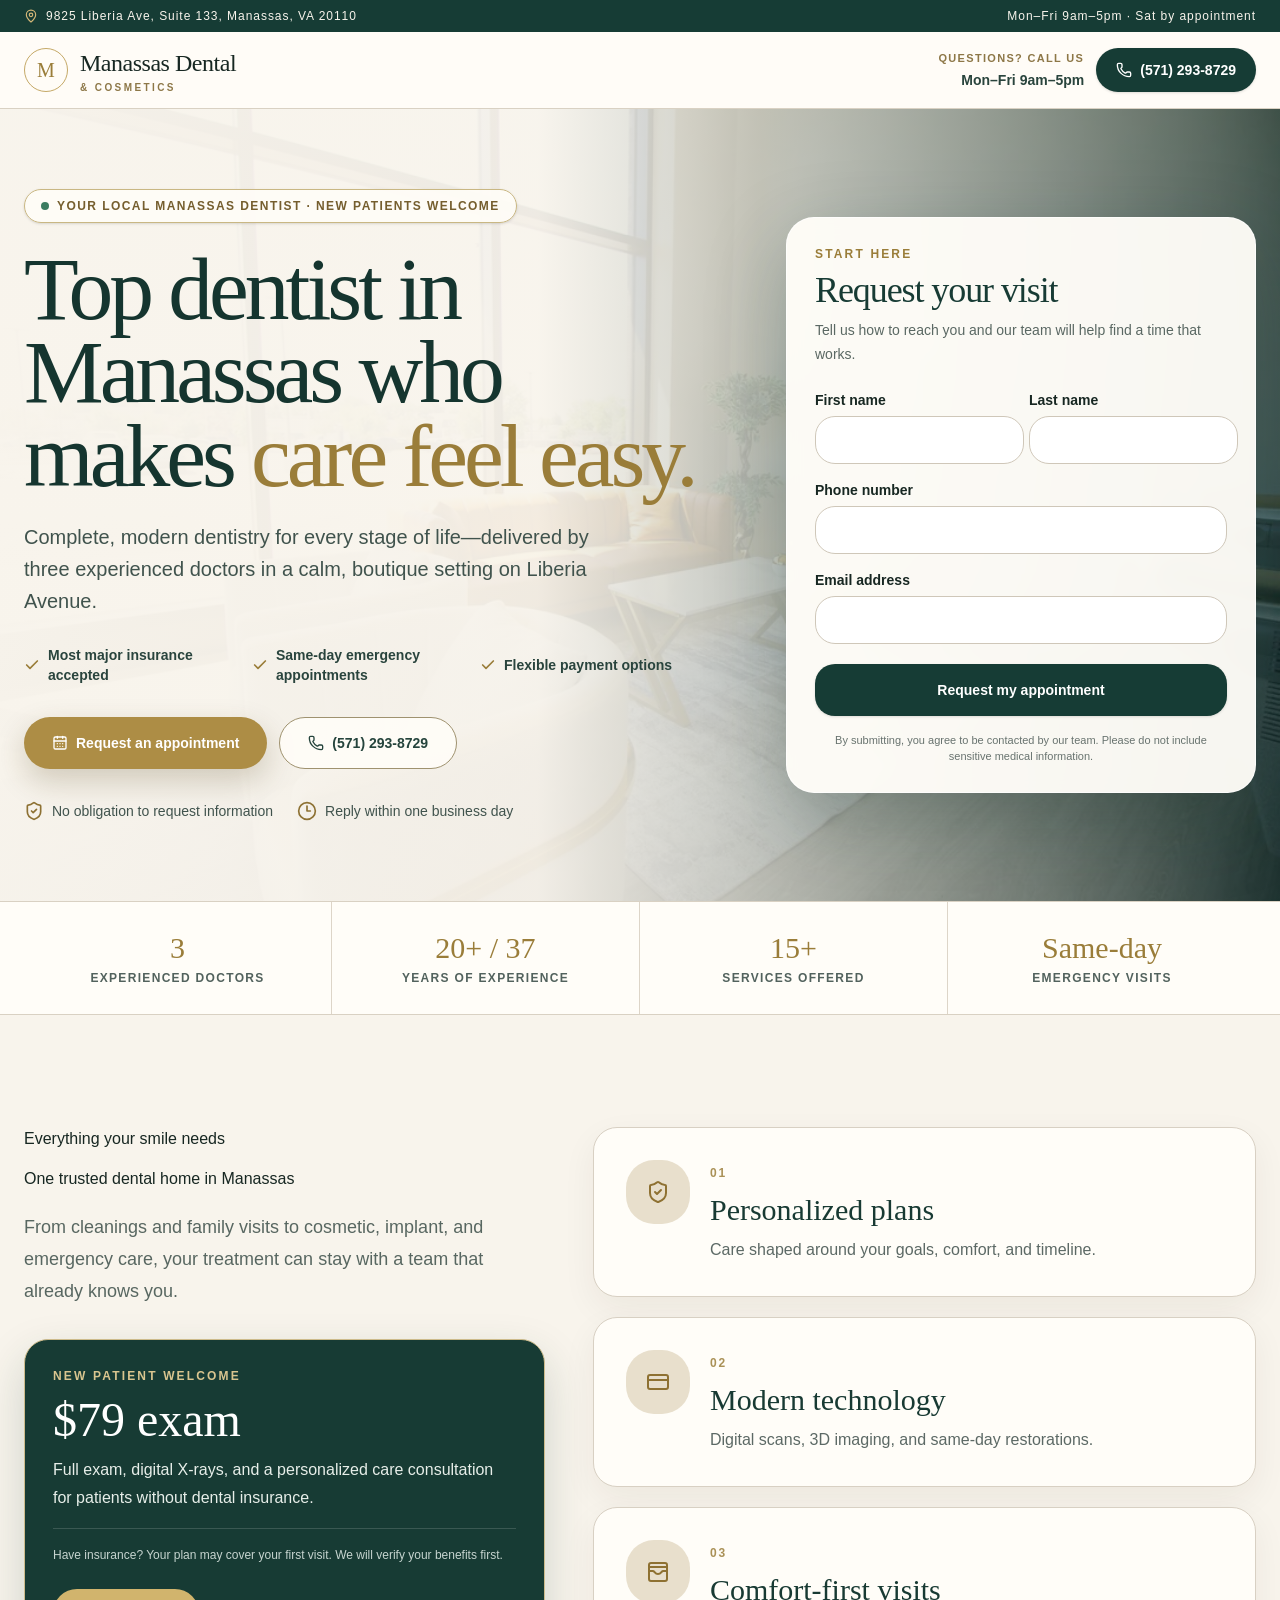
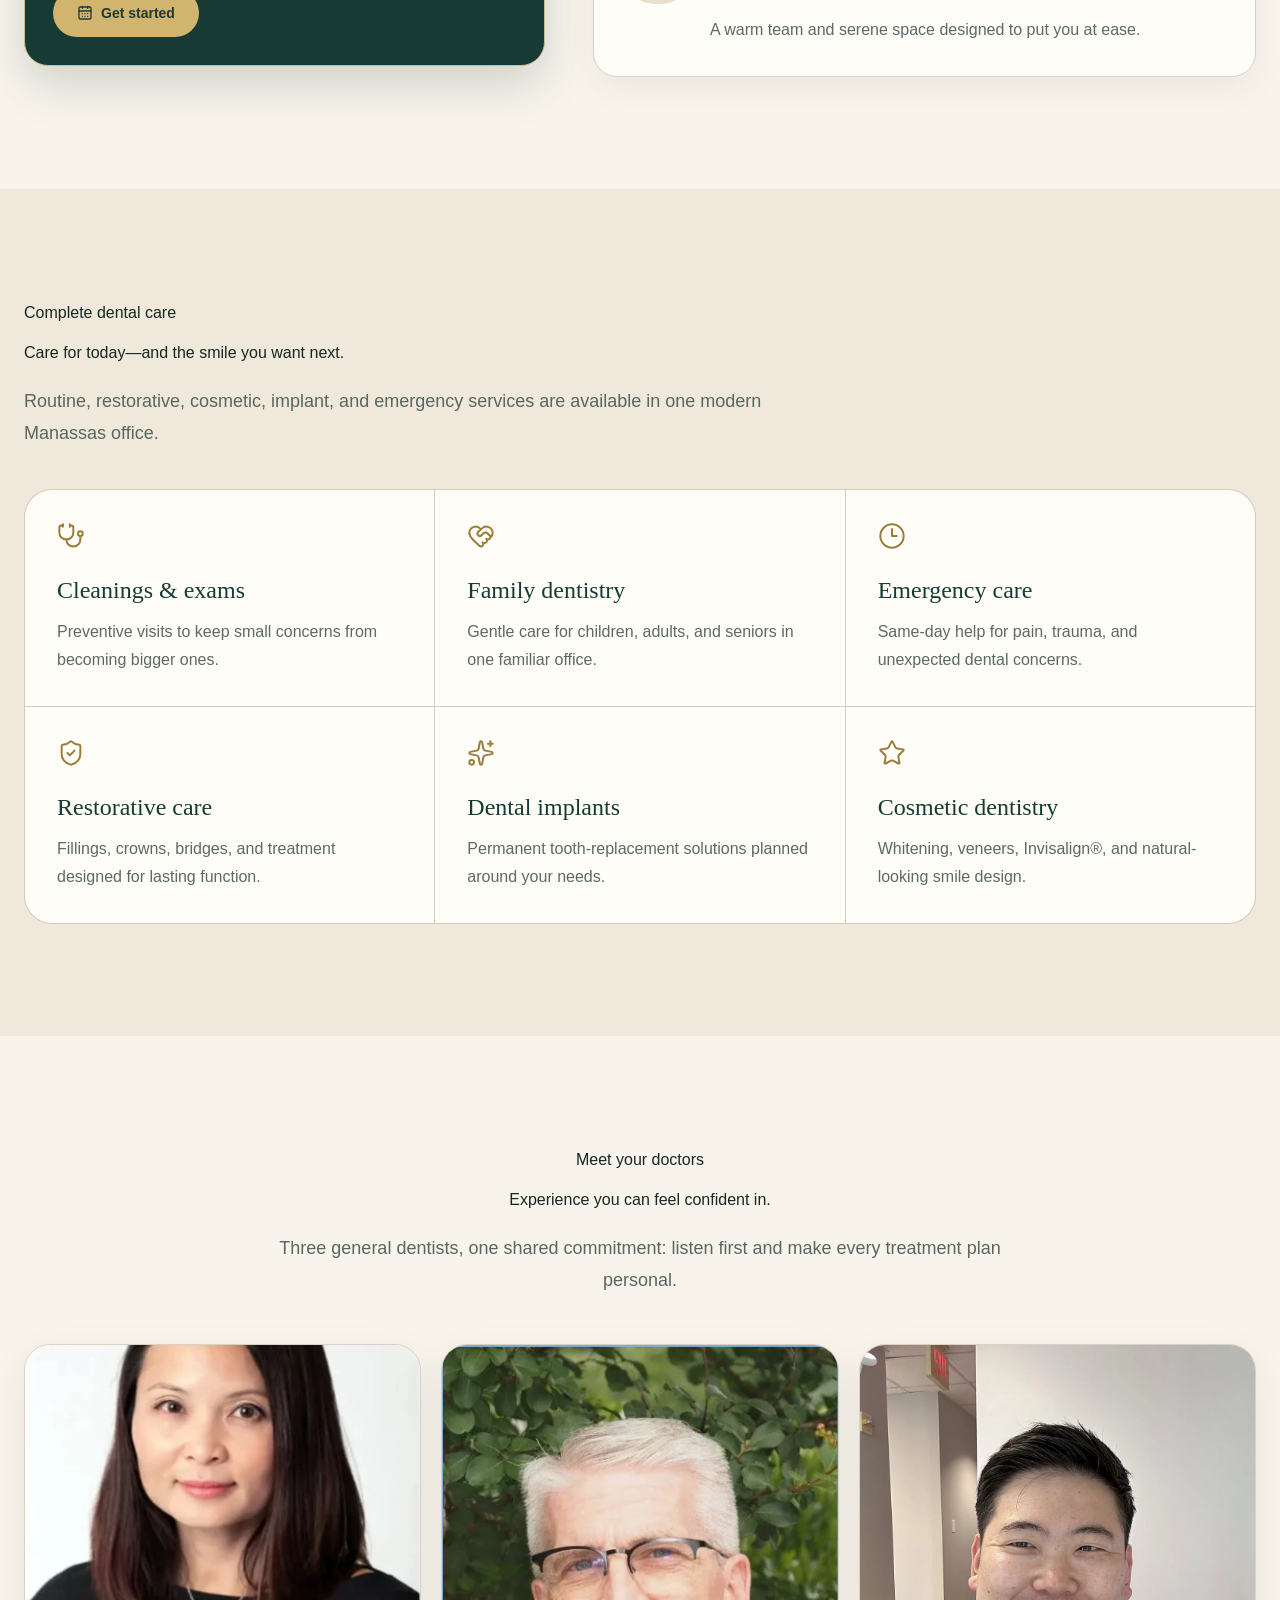
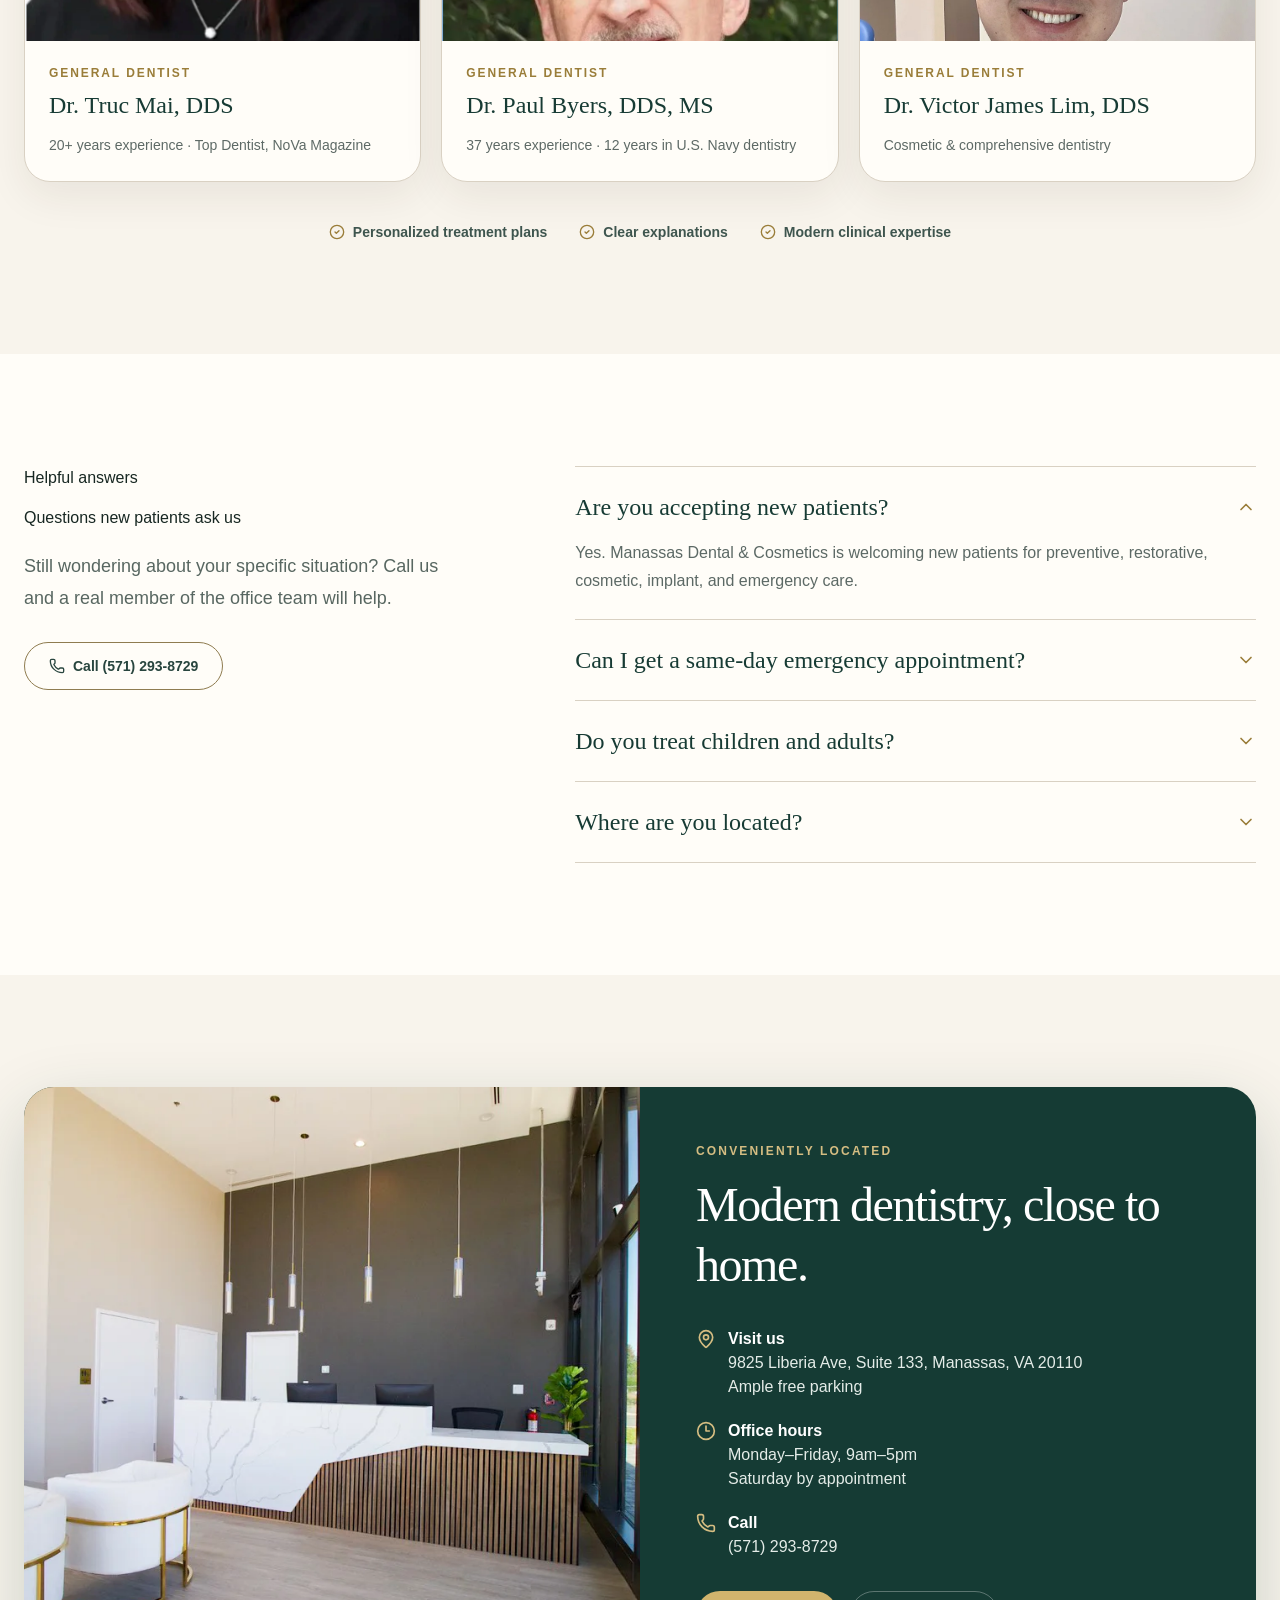
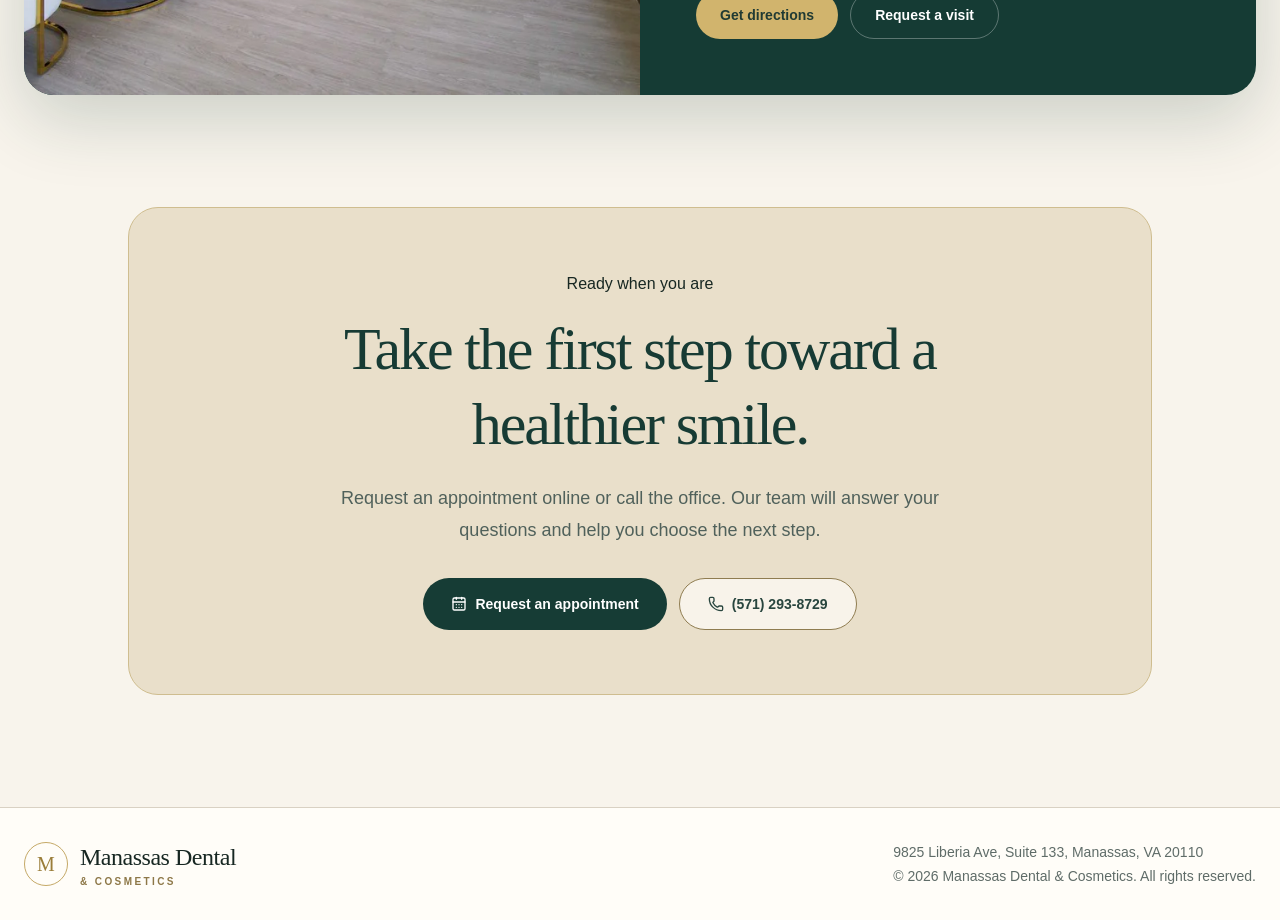
<file: index.html>
<!DOCTYPE html><html lang="en"><head><meta charSet="utf-8"/><meta name="viewport" content="width=device-width, initial-scale=1"/><link rel="preload" href="/images/waiting-area.webp" as="image"/><link rel="preload" href="/images/dr-mai.webp" as="image"/><link rel="preload" href="/images/dr-byers.webp" as="image"/><link rel="preload" href="/images/dr-lim.webp" as="image"/><link rel="preload" href="/images/reception-main.webp" as="image"/><link rel="stylesheet" href="/_next/static/css/index.DUYku6qP.css" data-rsc-css-href="/_next/static/css/index.DUYku6qP.css" data-precedence="vite-rsc/importer-resources"/><link rel="modulepreload" fetchPriority="low" href="/_next/static/chunks/index-q9cJ2VDC.js"/><script src="/_next/static/chunks/rolldown-runtime-C60lm6uB.js" type="module" async=""></script><script src="/_next/static/chunks/framework-D_rUT4EX.js" type="module" async=""></script><link rel="modulepreload" href="/_next/static/chunks/layout-segment-context-BmFzz-SH.js" crossorigin=""/><link rel="modulepreload" href="/_next/static/chunks/Icon-BFIcK819.js" crossorigin=""/><title>Dentist in Manassas, VA | Manassas Dental &amp; Cosmetics</title><meta name="description" content="Modern, gentle dentistry in Manassas, VA. New patients welcome, most insurance accepted, and flexible payment options available."/><meta property="og:title" content="Dentist in Manassas, VA | Manassas Dental &amp; Cosmetics"/><meta property="og:description" content="Modern, gentle dental care for the whole family on Liberia Avenue in Manassas."/><meta property="og:url" content="https://dentistofmanassas.com"/><meta property="og:site_name" content="Manassas Dental &amp; Cosmetics"/><meta property="og:type" content="website"/><meta property="og:image" content="https://dentistofmanassas.com/og.jpg"/><meta property="og:image:width" content="1200"/><meta property="og:image:height" content="630"/><meta property="og:image:alt" content="Manassas Dental &amp; Cosmetics — Dentist in Manassas, VA"/><meta name="twitter:card" content="summary_large_image"/><meta name="twitter:title" content="Dentist in Manassas, VA | Manassas Dental &amp; Cosmetics"/><meta name="twitter:description" content="Modern, gentle dental care for the whole family on Liberia Avenue in Manassas."/><meta name="twitter:image" content="https://dentistofmanassas.com/og.jpg"/><script>Object.assign(((self[Symbol.for("vinext.navigationRuntime")]??={bootstrap:{routeManifest:null},functions:{}}).bootstrap.rsc??={rsc:[]}),{params:{},nav:{"pathname":"/","searchParams":[]}})</script><link rel="modulepreload" href="/_next/static/chunks/index-q9cJ2VDC.js" />
</head><body><main class="min-h-screen overflow-hidden bg-[#f8f4ec] pb-20 text-[#172722] md:pb-0"><div class="hidden bg-[#163c35] py-2 text-[#f8f4ec] md:block"><div class="mx-auto flex max-w-7xl items-center justify-between px-6 text-xs tracking-[0.08em]"><span class="flex items-center gap-2"><svg xmlns="http://www.w3.org/2000/svg" width="24" height="24" viewBox="0 0 24 24" fill="none" stroke="currentColor" stroke-width="2" stroke-linecap="round" stroke-linejoin="round" class="lucide lucide-map-pin size-3.5 text-[#d5b878]" aria-hidden="true"><path d="M20 10c0 4.993-5.539 10.193-7.399 11.799a1 1 0 0 1-1.202 0C9.539 20.193 4 14.993 4 10a8 8 0 0 1 16 0"></path><circle cx="12" cy="10" r="3"></circle></svg>9825 Liberia Ave, Suite 133, Manassas, VA 20110</span><span>Mon–Fri 9am–5pm · Sat by appointment</span></div></div><header class="border-b border-[#d9d1c3] bg-[#fffdf8]/95"><div class="mx-auto flex h-[76px] max-w-7xl items-center justify-between px-5 sm:px-6"><a href="#top" aria-label="Manassas Dental and Cosmetics home"><span class="flex items-center gap-3"><span class="grid size-11 place-items-center rounded-full border border-[#c5a967] text-[#9a7d39]"><span class="font-serif text-xl">M</span></span><span class="leading-none"><strong class="block font-serif text-xl font-medium tracking-[-0.02em] sm:text-2xl">Manassas Dental</strong><span class="mt-1 block text-[10px] font-semibold uppercase tracking-[0.24em] text-[#8d7747]">&amp; Cosmetics</span></span></span></a><div class="flex items-center gap-3"><span class="hidden text-right lg:block"><span class="block text-[11px] font-semibold uppercase tracking-[0.12em] text-[#8d7747]">Questions? Call us</span><span class="mt-1 block text-sm font-bold text-[#29443d]">Mon–Fri 9am–5pm</span></span><a href="tel:5712938729" class="inline-flex min-h-11 items-center gap-2 rounded-full bg-[#163c35] px-4 text-sm font-semibold text-white shadow-sm transition hover:bg-[#0d2d27] sm:px-5"><svg xmlns="http://www.w3.org/2000/svg" width="24" height="24" viewBox="0 0 24 24" fill="none" stroke="currentColor" stroke-width="2" stroke-linecap="round" stroke-linejoin="round" class="lucide lucide-phone size-4" aria-hidden="true"><path d="M13.832 16.568a1 1 0 0 0 1.213-.303l.355-.465A2 2 0 0 1 17 15h3a2 2 0 0 1 2 2v3a2 2 0 0 1-2 2A18 18 0 0 1 2 4a2 2 0 0 1 2-2h3a2 2 0 0 1 2 2v3a2 2 0 0 1-.8 1.6l-.468.351a1 1 0 0 0-.292 1.233 14 14 0 0 0 6.392 6.384"></path></svg><span class="hidden sm:inline">(571) 293-8729</span><span class="sm:hidden">Call now</span></a></div></div></header><section id="top" class="relative isolate overflow-hidden"><img src="/images/waiting-area.webp" alt="Bright, comfortable waiting area at Manassas Dental &amp; Cosmetics" class="absolute inset-0 -z-20 h-full w-full object-cover object-center"/><div class="absolute inset-0 -z-10 bg-[linear-gradient(90deg,rgba(248,244,236,0.99)_0%,rgba(248,244,236,0.95)_42%,rgba(18,47,41,0.62)_100%)]"></div><div class="mx-auto grid max-w-7xl gap-10 px-5 py-12 sm:px-6 sm:py-16 lg:grid-cols-[1.16fr_0.84fr] lg:items-center lg:py-20"><div class="max-w-2xl"><div class="mb-6 inline-flex items-center gap-2 rounded-full border border-[#c9b783] bg-[#fffdf8]/90 px-4 py-2 text-xs font-bold uppercase tracking-[0.12em] text-[#755e2e] shadow-sm"><span class="size-2 rounded-full bg-[#3b7c60]"></span>Your local Manassas dentist · New patients welcome</div><h1 class="max-w-[800px] font-serif text-[clamp(3rem,7vw,5.65rem)] font-medium leading-[0.93] tracking-[-0.045em] text-[#15352f]">Top dentist in Manassas who makes<!-- --> <span class="text-[#9a7d39]">care feel easy.</span></h1><p class="mt-6 max-w-xl text-lg leading-8 text-[#40534d] sm:text-xl">Complete, modern dentistry for every stage of life—delivered by three experienced doctors in a calm, boutique setting on Liberia Avenue.</p><div class="mt-7 grid gap-3 text-sm font-semibold text-[#29443d] sm:grid-cols-3"><span class="flex items-center gap-2"><svg xmlns="http://www.w3.org/2000/svg" width="24" height="24" viewBox="0 0 24 24" fill="none" stroke="currentColor" stroke-width="2.5" stroke-linecap="round" stroke-linejoin="round" class="lucide lucide-check size-4 shrink-0 text-[#9a7d39]" aria-hidden="true"><path d="M20 6 9 17l-5-5"></path></svg>Most major insurance accepted</span><span class="flex items-center gap-2"><svg xmlns="http://www.w3.org/2000/svg" width="24" height="24" viewBox="0 0 24 24" fill="none" stroke="currentColor" stroke-width="2.5" stroke-linecap="round" stroke-linejoin="round" class="lucide lucide-check size-4 shrink-0 text-[#9a7d39]" aria-hidden="true"><path d="M20 6 9 17l-5-5"></path></svg>Same-day emergency appointments</span><span class="flex items-center gap-2"><svg xmlns="http://www.w3.org/2000/svg" width="24" height="24" viewBox="0 0 24 24" fill="none" stroke="currentColor" stroke-width="2.5" stroke-linecap="round" stroke-linejoin="round" class="lucide lucide-check size-4 shrink-0 text-[#9a7d39]" aria-hidden="true"><path d="M20 6 9 17l-5-5"></path></svg>Flexible payment options</span></div><div class="mt-8 flex flex-col gap-3 sm:flex-row"><a href="#appointment" class="inline-flex min-h-13 items-center justify-center gap-2 rounded-full bg-[#ad8d45] px-7 text-sm font-bold text-white shadow-[0_12px_30px_rgba(79,57,13,0.22)] transition hover:bg-[#967738]"><svg xmlns="http://www.w3.org/2000/svg" width="24" height="24" viewBox="0 0 24 24" fill="none" stroke="currentColor" stroke-width="2" stroke-linecap="round" stroke-linejoin="round" class="lucide lucide-calendar-days size-4" aria-hidden="true"><path d="M8 2v3"></path><path d="M16 2v3"></path><rect x="3" y="3" width="18" height="18" rx="2"></rect><path d="M3 9h18"></path><path d="M8 13h.01"></path><path d="M12 13h.01"></path><path d="M16 13h.01"></path><path d="M8 17h.01"></path><path d="M12 17h.01"></path><path d="M16 17h.01"></path></svg>Request an appointment</a><a href="tel:5712938729" class="inline-flex min-h-13 items-center justify-center gap-2 rounded-full border border-[#9f926f] bg-[#fffdf8]/90 px-7 text-sm font-bold text-[#25443c] transition hover:bg-white"><svg xmlns="http://www.w3.org/2000/svg" width="24" height="24" viewBox="0 0 24 24" fill="none" stroke="currentColor" stroke-width="2" stroke-linecap="round" stroke-linejoin="round" class="lucide lucide-phone size-4" aria-hidden="true"><path d="M13.832 16.568a1 1 0 0 0 1.213-.303l.355-.465A2 2 0 0 1 17 15h3a2 2 0 0 1 2 2v3a2 2 0 0 1-2 2A18 18 0 0 1 2 4a2 2 0 0 1 2-2h3a2 2 0 0 1 2 2v3a2 2 0 0 1-.8 1.6l-.468.351a1 1 0 0 0-.292 1.233 14 14 0 0 0 6.392 6.384"></path></svg>(571) 293-8729</a></div><div class="mt-8 flex flex-wrap items-center gap-x-6 gap-y-3 text-sm text-[#40534d]"><span class="flex items-center gap-2"><svg xmlns="http://www.w3.org/2000/svg" width="24" height="24" viewBox="0 0 24 24" fill="none" stroke="currentColor" stroke-width="2" stroke-linecap="round" stroke-linejoin="round" class="lucide lucide-shield-check size-5 text-[#8d7133]" aria-hidden="true"><path d="M20 13c0 5-3.5 7.5-7.66 8.95a1 1 0 0 1-.67-.01C7.5 20.5 4 18 4 13V6a1 1 0 0 1 1-1c2 0 4.5-1.2 6.24-2.72a1.17 1.17 0 0 1 1.52 0C14.51 3.81 17 5 19 5a1 1 0 0 1 1 1z"></path><path d="m9 12 2 2 4-4"></path></svg>No obligation to request information</span><span class="flex items-center gap-2"><svg xmlns="http://www.w3.org/2000/svg" width="24" height="24" viewBox="0 0 24 24" fill="none" stroke="currentColor" stroke-width="2" stroke-linecap="round" stroke-linejoin="round" class="lucide lucide-clock3 lucide-clock-3 size-5 text-[#8d7133]" aria-hidden="true"><circle cx="12" cy="12" r="10"></circle><path d="M12 6v6h4"></path></svg>Reply within one business day</span></div></div><aside id="appointment" class="scroll-mt-6 rounded-[28px] border border-white/70 bg-[#fffdf8]/96 p-5 shadow-[0_26px_80px_rgba(15,42,35,0.28)] backdrop-blur sm:p-7 lg:ml-auto lg:max-w-[470px]"><p class="text-xs font-bold uppercase tracking-[0.18em] text-[#9a7d39]">Start here</p><h2 class="mt-2 font-serif text-4xl font-medium tracking-[-0.03em] text-[#173b34]">Request your visit</h2><p class="mt-2 text-sm leading-6 text-[#5a6863]">Tell us how to reach you and our team will help find a time that works.</p><form class="mt-6 grid gap-4" action="https://www.manassasdentalandcosmetics.com/submit.php" method="POST"><input type="hidden" name="source" value="Google Ads – General Dentist"/><input type="text" class="hidden" tabindex="-1" autoComplete="off" aria-hidden="true" name="company"/><div class="grid gap-4 sm:grid-cols-2"><label class="grid gap-1.5 text-sm font-semibold">First name<input required="" autoComplete="given-name" class="h-12 rounded-xl border border-[#cfc7b9] bg-white px-4 font-normal outline-none transition focus:border-[#8f7335] focus:ring-4 focus:ring-[#d7c18d]/25" name="fname"/></label><label class="grid gap-1.5 text-sm font-semibold">Last name<input required="" autoComplete="family-name" class="h-12 rounded-xl border border-[#cfc7b9] bg-white px-4 font-normal outline-none transition focus:border-[#8f7335] focus:ring-4 focus:ring-[#d7c18d]/25" name="lname"/></label></div><label class="grid gap-1.5 text-sm font-semibold">Phone number<input type="tel" required="" autoComplete="tel" inputMode="tel" class="h-12 rounded-xl border border-[#cfc7b9] bg-white px-4 font-normal outline-none transition focus:border-[#8f7335] focus:ring-4 focus:ring-[#d7c18d]/25" name="phone"/></label><label class="grid gap-1.5 text-sm font-semibold">Email address<input type="email" required="" autoComplete="email" class="h-12 rounded-xl border border-[#cfc7b9] bg-white px-4 font-normal outline-none transition focus:border-[#8f7335] focus:ring-4 focus:ring-[#d7c18d]/25" name="email"/></label><input type="hidden" name="preferred" value="Please call to schedule"/><input type="hidden" name="service" value="New Patient Exam"/><input type="hidden" name="patient_type" value="New Patient"/><textarea name="msg" class="hidden">General dentist landing page inquiry</textarea><button type="submit" class="mt-1 inline-flex min-h-13 items-center justify-center rounded-xl bg-[#163c35] px-6 text-sm font-bold text-white shadow-sm transition hover:bg-[#0d2d27] focus-visible:outline-none focus-visible:ring-4 focus-visible:ring-[#163c35]/25">Request my appointment</button><p class="text-center text-[11px] leading-4 text-[#68736f]">By submitting, you agree to be contacted by our team. Please do not include sensitive medical information.</p></form></aside></div></section><section aria-label="Practice highlights" class="border-y border-[#d9d1c3] bg-[#fffdf8]"><div class="mx-auto grid max-w-7xl grid-cols-2 divide-x divide-y divide-[#ddd5c8] px-5 md:grid-cols-4 md:divide-y-0 lg:px-6"><div class="px-4 py-7 text-center"><strong class="block font-serif text-3xl font-medium text-[#9a7d39]">3</strong><span class="mt-1 block text-xs font-bold uppercase tracking-[0.11em] text-[#52625d]">Experienced doctors</span></div><div class="px-4 py-7 text-center"><strong class="block font-serif text-3xl font-medium text-[#9a7d39]">20+ / 37</strong><span class="mt-1 block text-xs font-bold uppercase tracking-[0.11em] text-[#52625d]">Years of experience</span></div><div class="px-4 py-7 text-center"><strong class="block font-serif text-3xl font-medium text-[#9a7d39]">15+</strong><span class="mt-1 block text-xs font-bold uppercase tracking-[0.11em] text-[#52625d]">Services offered</span></div><div class="px-4 py-7 text-center"><strong class="block font-serif text-3xl font-medium text-[#9a7d39]">Same-day</strong><span class="mt-1 block text-xs font-bold uppercase tracking-[0.11em] text-[#52625d]">Emergency visits</span></div></div></section><section class="px-5 py-20 sm:px-6 sm:py-28"><div class="mx-auto grid max-w-7xl gap-12 lg:grid-cols-[0.88fr_1.12fr] lg:items-start"><div class="lg:sticky lg:top-8"><p class="section-eyebrow">Everything your smile needs</p><h2 class="section-title mt-4">One trusted dental home in Manassas</h2><p class="mt-5 max-w-xl text-lg leading-8 text-[#586761]">From cleanings and family visits to cosmetic, implant, and emergency care, your treatment can stay with a team that already knows you.</p><div class="mt-8 rounded-[24px] border border-[#cdbb8b] bg-[#173b34] p-6 text-white shadow-[0_18px_45px_rgba(23,59,52,0.18)] sm:p-7"><p class="text-xs font-bold uppercase tracking-[0.18em] text-[#d9c58f]">New patient welcome</p><p class="mt-3 font-serif text-4xl font-medium text-white sm:text-5xl">$79 exam</p><p class="mt-3 leading-7 text-[#e7eee9]">Full exam, digital X-rays, and a personalized care consultation for patients without dental insurance.</p><p class="mt-4 border-t border-white/15 pt-4 text-xs leading-5 text-[#c6d4cf]">Have insurance? Your plan may cover your first visit. We will verify your benefits first.</p><a href="#appointment" class="mt-6 inline-flex min-h-12 items-center justify-center gap-2 rounded-full bg-[#d1b46d] px-6 text-sm font-bold text-[#203a33] transition hover:bg-[#e0c784]"><svg xmlns="http://www.w3.org/2000/svg" width="24" height="24" viewBox="0 0 24 24" fill="none" stroke="currentColor" stroke-width="2" stroke-linecap="round" stroke-linejoin="round" class="lucide lucide-calendar-days size-4" aria-hidden="true"><path d="M8 2v3"></path><path d="M16 2v3"></path><rect x="3" y="3" width="18" height="18" rx="2"></rect><path d="M3 9h18"></path><path d="M8 13h.01"></path><path d="M12 13h.01"></path><path d="M16 13h.01"></path><path d="M8 17h.01"></path><path d="M12 17h.01"></path><path d="M16 17h.01"></path></svg>Get started</a></div></div><div class="grid gap-5"><article class="group grid gap-5 rounded-[24px] border border-[#d8d0c3] bg-[#fffdf8] p-6 shadow-[0_12px_34px_rgba(47,39,24,0.06)] transition hover:-translate-y-1 hover:shadow-[0_18px_44px_rgba(47,39,24,0.1)] sm:grid-cols-[64px_1fr] sm:p-8"><span class="grid size-16 place-items-center rounded-2xl bg-[#e8dfcc] text-[#8e7132]"><svg xmlns="http://www.w3.org/2000/svg" width="24" height="24" viewBox="0 0 24 24" fill="none" stroke="currentColor" stroke-width="2" stroke-linecap="round" stroke-linejoin="round" class="lucide lucide-shield-check size-6" aria-hidden="true"><path d="M20 13c0 5-3.5 7.5-7.66 8.95a1 1 0 0 1-.67-.01C7.5 20.5 4 18 4 13V6a1 1 0 0 1 1-1c2 0 4.5-1.2 6.24-2.72a1.17 1.17 0 0 1 1.52 0C14.51 3.81 17 5 19 5a1 1 0 0 1 1 1z"></path><path d="m9 12 2 2 4-4"></path></svg></span><div><span class="text-xs font-bold uppercase tracking-[0.16em] text-[#aa9157]">0<!-- -->1</span><h3 class="mt-2 font-serif text-3xl font-medium text-[#183a33]">Personalized plans</h3><p class="mt-2 leading-7 text-[#5c6965]">Care shaped around your goals, comfort, and timeline.</p></div></article><article class="group grid gap-5 rounded-[24px] border border-[#d8d0c3] bg-[#fffdf8] p-6 shadow-[0_12px_34px_rgba(47,39,24,0.06)] transition hover:-translate-y-1 hover:shadow-[0_18px_44px_rgba(47,39,24,0.1)] sm:grid-cols-[64px_1fr] sm:p-8"><span class="grid size-16 place-items-center rounded-2xl bg-[#e8dfcc] text-[#8e7132]"><svg xmlns="http://www.w3.org/2000/svg" width="24" height="24" viewBox="0 0 24 24" fill="none" stroke="currentColor" stroke-width="2" stroke-linecap="round" stroke-linejoin="round" class="lucide lucide-credit-card size-6" aria-hidden="true"><rect width="20" height="14" x="2" y="5" rx="2"></rect><line x1="2" x2="22" y1="10" y2="10"></line></svg></span><div><span class="text-xs font-bold uppercase tracking-[0.16em] text-[#aa9157]">0<!-- -->2</span><h3 class="mt-2 font-serif text-3xl font-medium text-[#183a33]">Modern technology</h3><p class="mt-2 leading-7 text-[#5c6965]">Digital scans, 3D imaging, and same-day restorations.</p></div></article><article class="group grid gap-5 rounded-[24px] border border-[#d8d0c3] bg-[#fffdf8] p-6 shadow-[0_12px_34px_rgba(47,39,24,0.06)] transition hover:-translate-y-1 hover:shadow-[0_18px_44px_rgba(47,39,24,0.1)] sm:grid-cols-[64px_1fr] sm:p-8"><span class="grid size-16 place-items-center rounded-2xl bg-[#e8dfcc] text-[#8e7132]"><svg xmlns="http://www.w3.org/2000/svg" width="24" height="24" viewBox="0 0 24 24" fill="none" stroke="currentColor" stroke-width="2" stroke-linecap="round" stroke-linejoin="round" class="lucide lucide-wallet-cards size-6" aria-hidden="true"><path d="M3 11h3.75a2 2 0 0 1 1.6.8l.45.6a4 4 0 0 0 6.4 0l.45-.6a2 2 0 0 1 1.6-.8H21"></path><path d="M3 7h18"></path><rect x="3" y="3" width="18" height="18" rx="2"></rect></svg></span><div><span class="text-xs font-bold uppercase tracking-[0.16em] text-[#aa9157]">0<!-- -->3</span><h3 class="mt-2 font-serif text-3xl font-medium text-[#183a33]">Comfort-first visits</h3><p class="mt-2 leading-7 text-[#5c6965]">A warm team and serene space designed to put you at ease.</p></div></article></div></div></section><section class="bg-[#efe8db] px-5 py-20 sm:px-6 sm:py-28"><div class="mx-auto max-w-7xl"><div class="max-w-3xl"><p class="section-eyebrow">Complete dental care</p><h2 class="section-title mt-4">Care for today—and the smile you want next.</h2><p class="mt-5 text-lg leading-8 text-[#586761]">Routine, restorative, cosmetic, implant, and emergency services are available in one modern Manassas office.</p></div><div class="mt-10 grid gap-px overflow-hidden rounded-[28px] border border-[#d4cbbb] bg-[#d4cbbb] sm:grid-cols-2 lg:grid-cols-3"><article class="bg-[#fffdf8] p-7 sm:p-8"><svg xmlns="http://www.w3.org/2000/svg" width="24" height="24" viewBox="0 0 24 24" fill="none" stroke="currentColor" stroke-width="1.7" stroke-linecap="round" stroke-linejoin="round" class="lucide lucide-stethoscope size-7 text-[#9a7d39]" aria-hidden="true"><path d="M11 2v2"></path><path d="M5 2v2"></path><path d="M5 3H4a2 2 0 0 0-2 2v4a6 6 0 0 0 12 0V5a2 2 0 0 0-2-2h-1"></path><path d="M8 15a6 6 0 0 0 12 0v-3"></path><circle cx="20" cy="10" r="2"></circle></svg><h3 class="mt-6 font-serif text-2xl font-medium text-[#173b34]">Cleanings &amp; exams</h3><p class="mt-3 leading-7 text-[#5c6965]">Preventive visits to keep small concerns from becoming bigger ones.</p></article><article class="bg-[#fffdf8] p-7 sm:p-8"><svg xmlns="http://www.w3.org/2000/svg" width="24" height="24" viewBox="0 0 24 24" fill="none" stroke="currentColor" stroke-width="1.7" stroke-linecap="round" stroke-linejoin="round" class="lucide lucide-heart-handshake size-7 text-[#9a7d39]" aria-hidden="true"><path d="M19.414 14.414C21 12.828 22 11.5 22 9.5a5.5 5.5 0 0 0-9.591-3.676.6.6 0 0 1-.818.001A5.5 5.5 0 0 0 2 9.5c0 2.3 1.5 4 3 5.5l5.535 5.362a2 2 0 0 0 2.879.052 2.12 2.12 0 0 0-.004-3 2.124 2.124 0 1 0 3-3 2.124 2.124 0 0 0 3.004 0 2 2 0 0 0 0-2.828l-1.881-1.882a2.41 2.41 0 0 0-3.409 0l-1.71 1.71a2 2 0 0 1-2.828 0 2 2 0 0 1 0-2.828l2.823-2.762"></path></svg><h3 class="mt-6 font-serif text-2xl font-medium text-[#173b34]">Family dentistry</h3><p class="mt-3 leading-7 text-[#5c6965]">Gentle care for children, adults, and seniors in one familiar office.</p></article><article class="bg-[#fffdf8] p-7 sm:p-8"><svg xmlns="http://www.w3.org/2000/svg" width="24" height="24" viewBox="0 0 24 24" fill="none" stroke="currentColor" stroke-width="1.7" stroke-linecap="round" stroke-linejoin="round" class="lucide lucide-clock3 lucide-clock-3 size-7 text-[#9a7d39]" aria-hidden="true"><circle cx="12" cy="12" r="10"></circle><path d="M12 6v6h4"></path></svg><h3 class="mt-6 font-serif text-2xl font-medium text-[#173b34]">Emergency care</h3><p class="mt-3 leading-7 text-[#5c6965]">Same-day help for pain, trauma, and unexpected dental concerns.</p></article><article class="bg-[#fffdf8] p-7 sm:p-8"><svg xmlns="http://www.w3.org/2000/svg" width="24" height="24" viewBox="0 0 24 24" fill="none" stroke="currentColor" stroke-width="1.7" stroke-linecap="round" stroke-linejoin="round" class="lucide lucide-shield-check size-7 text-[#9a7d39]" aria-hidden="true"><path d="M20 13c0 5-3.5 7.5-7.66 8.95a1 1 0 0 1-.67-.01C7.5 20.5 4 18 4 13V6a1 1 0 0 1 1-1c2 0 4.5-1.2 6.24-2.72a1.17 1.17 0 0 1 1.52 0C14.51 3.81 17 5 19 5a1 1 0 0 1 1 1z"></path><path d="m9 12 2 2 4-4"></path></svg><h3 class="mt-6 font-serif text-2xl font-medium text-[#173b34]">Restorative care</h3><p class="mt-3 leading-7 text-[#5c6965]">Fillings, crowns, bridges, and treatment designed for lasting function.</p></article><article class="bg-[#fffdf8] p-7 sm:p-8"><svg xmlns="http://www.w3.org/2000/svg" width="24" height="24" viewBox="0 0 24 24" fill="none" stroke="currentColor" stroke-width="1.7" stroke-linecap="round" stroke-linejoin="round" class="lucide lucide-sparkles size-7 text-[#9a7d39]" aria-hidden="true"><path d="M11.017 2.814a1 1 0 0 1 1.966 0l1.051 5.558a2 2 0 0 0 1.594 1.594l5.558 1.051a1 1 0 0 1 0 1.966l-5.558 1.051a2 2 0 0 0-1.594 1.594l-1.051 5.558a1 1 0 0 1-1.966 0l-1.051-5.558a2 2 0 0 0-1.594-1.594l-5.558-1.051a1 1 0 0 1 0-1.966l5.558-1.051a2 2 0 0 0 1.594-1.594z"></path><path d="M20 2v4"></path><path d="M22 4h-4"></path><circle cx="4" cy="20" r="2"></circle></svg><h3 class="mt-6 font-serif text-2xl font-medium text-[#173b34]">Dental implants</h3><p class="mt-3 leading-7 text-[#5c6965]">Permanent tooth-replacement solutions planned around your needs.</p></article><article class="bg-[#fffdf8] p-7 sm:p-8"><svg xmlns="http://www.w3.org/2000/svg" width="24" height="24" viewBox="0 0 24 24" fill="none" stroke="currentColor" stroke-width="1.7" stroke-linecap="round" stroke-linejoin="round" class="lucide lucide-star size-7 text-[#9a7d39]" aria-hidden="true"><path d="M11.525 2.295a.53.53 0 0 1 .95 0l2.31 4.679a2.123 2.123 0 0 0 1.595 1.16l5.166.756a.53.53 0 0 1 .294.904l-3.736 3.638a2.123 2.123 0 0 0-.611 1.878l.882 5.14a.53.53 0 0 1-.771.56l-4.618-2.428a2.122 2.122 0 0 0-1.973 0L6.396 21.01a.53.53 0 0 1-.77-.56l.881-5.139a2.122 2.122 0 0 0-.611-1.879L2.16 9.795a.53.53 0 0 1 .294-.906l5.165-.755a2.122 2.122 0 0 0 1.597-1.16z"></path></svg><h3 class="mt-6 font-serif text-2xl font-medium text-[#173b34]">Cosmetic dentistry</h3><p class="mt-3 leading-7 text-[#5c6965]">Whitening, veneers, Invisalign®, and natural-looking smile design.</p></article></div></div></section><section class="px-5 py-20 sm:px-6 sm:py-28"><div class="mx-auto max-w-7xl"><div class="mx-auto max-w-3xl text-center"><p class="section-eyebrow">Meet your doctors</p><h2 class="section-title mt-4">Experience you can feel confident in.</h2><p class="mt-5 text-lg leading-8 text-[#586761]">Three general dentists, one shared commitment: listen first and make every treatment plan personal.</p></div><div class="mt-12 grid gap-5 md:grid-cols-3"><article class="overflow-hidden rounded-[26px] border border-[#d9d1c3] bg-[#fffdf8] shadow-[0_14px_40px_rgba(47,39,24,0.08)]"><div class="aspect-[4/3] overflow-hidden bg-[#ece8e1]"><img src="/images/dr-mai.webp" alt="Dr. Truc Mai, DDS" class="h-full w-full object-cover object-center transition duration-500 hover:scale-[1.03]"/></div><div class="p-6"><p class="text-xs font-bold uppercase tracking-[0.16em] text-[#9a7d39]">General dentist</p><h3 class="mt-2 font-serif text-2xl font-medium text-[#173b34]">Dr. Truc Mai, DDS</h3><p class="mt-3 text-sm leading-6 text-[#5e6a66]">20+ years experience · Top Dentist, NoVa Magazine</p></div></article><article class="overflow-hidden rounded-[26px] border border-[#d9d1c3] bg-[#fffdf8] shadow-[0_14px_40px_rgba(47,39,24,0.08)]"><div class="aspect-[4/3] overflow-hidden bg-[#ece8e1]"><img src="/images/dr-byers.webp" alt="Dr. Paul Byers, DDS, MS" class="h-full w-full object-cover object-top transition duration-500 hover:scale-[1.03]"/></div><div class="p-6"><p class="text-xs font-bold uppercase tracking-[0.16em] text-[#9a7d39]">General dentist</p><h3 class="mt-2 font-serif text-2xl font-medium text-[#173b34]">Dr. Paul Byers, DDS, MS</h3><p class="mt-3 text-sm leading-6 text-[#5e6a66]">37 years experience · 12 years in U.S. Navy dentistry</p></div></article><article class="overflow-hidden rounded-[26px] border border-[#d9d1c3] bg-[#fffdf8] shadow-[0_14px_40px_rgba(47,39,24,0.08)]"><div class="aspect-[4/3] overflow-hidden bg-[#ece8e1]"><img src="/images/dr-lim.webp" alt="Dr. Victor James Lim, DDS" class="h-full w-full object-cover object-top transition duration-500 hover:scale-[1.03]"/></div><div class="p-6"><p class="text-xs font-bold uppercase tracking-[0.16em] text-[#9a7d39]">General dentist</p><h3 class="mt-2 font-serif text-2xl font-medium text-[#173b34]">Dr. Victor James Lim, DDS</h3><p class="mt-3 text-sm leading-6 text-[#5e6a66]">Cosmetic &amp; comprehensive dentistry</p></div></article></div><div class="mt-10 flex flex-wrap justify-center gap-x-8 gap-y-3 text-sm font-semibold text-[#3e554e]"><span class="flex items-center gap-2"><svg xmlns="http://www.w3.org/2000/svg" width="24" height="24" viewBox="0 0 24 24" fill="none" stroke="currentColor" stroke-width="2" stroke-linecap="round" stroke-linejoin="round" class="lucide lucide-circle-check size-4 text-[#9a7d39]" aria-hidden="true"><circle cx="12" cy="12" r="10"></circle><path d="m9 12 2 2 4-4"></path></svg>Personalized treatment plans</span><span class="flex items-center gap-2"><svg xmlns="http://www.w3.org/2000/svg" width="24" height="24" viewBox="0 0 24 24" fill="none" stroke="currentColor" stroke-width="2" stroke-linecap="round" stroke-linejoin="round" class="lucide lucide-circle-check size-4 text-[#9a7d39]" aria-hidden="true"><circle cx="12" cy="12" r="10"></circle><path d="m9 12 2 2 4-4"></path></svg>Clear explanations</span><span class="flex items-center gap-2"><svg xmlns="http://www.w3.org/2000/svg" width="24" height="24" viewBox="0 0 24 24" fill="none" stroke="currentColor" stroke-width="2" stroke-linecap="round" stroke-linejoin="round" class="lucide lucide-circle-check size-4 text-[#9a7d39]" aria-hidden="true"><circle cx="12" cy="12" r="10"></circle><path d="m9 12 2 2 4-4"></path></svg>Modern clinical expertise</span></div></div></section><section class="bg-[#fffdf8] px-5 py-20 sm:px-6 sm:py-28"><div class="mx-auto grid max-w-7xl gap-12 lg:grid-cols-[0.85fr_1.15fr] lg:items-start"><div><p class="section-eyebrow">Helpful answers</p><h2 class="section-title mt-4">Questions new patients ask us</h2><p class="mt-5 max-w-md text-lg leading-8 text-[#586761]">Still wondering about your specific situation? Call us and a real member of the office team will help.</p><a href="tel:5712938729" class="mt-7 inline-flex min-h-12 items-center justify-center gap-2 rounded-full border border-[#8f7c50] px-6 text-sm font-bold text-[#28453e] transition hover:bg-[#f2ecdf]"><svg xmlns="http://www.w3.org/2000/svg" width="24" height="24" viewBox="0 0 24 24" fill="none" stroke="currentColor" stroke-width="2" stroke-linecap="round" stroke-linejoin="round" class="lucide lucide-phone size-4" aria-hidden="true"><path d="M13.832 16.568a1 1 0 0 0 1.213-.303l.355-.465A2 2 0 0 1 17 15h3a2 2 0 0 1 2 2v3a2 2 0 0 1-2 2A18 18 0 0 1 2 4a2 2 0 0 1 2-2h3a2 2 0 0 1 2 2v3a2 2 0 0 1-.8 1.6l-.468.351a1 1 0 0 0-.292 1.233 14 14 0 0 0 6.392 6.384"></path></svg>Call <!-- -->(571) 293-8729</a></div><div class="divide-y divide-[#d9d1c3] border-y border-[#d9d1c3]"><details class="group py-6" open=""><summary class="flex cursor-pointer list-none items-center justify-between gap-5 font-serif text-xl font-medium text-[#173b34] sm:text-2xl">Are you accepting new patients?<svg xmlns="http://www.w3.org/2000/svg" width="24" height="24" viewBox="0 0 24 24" fill="none" stroke="currentColor" stroke-width="2" stroke-linecap="round" stroke-linejoin="round" class="lucide lucide-chevron-down size-5 shrink-0 text-[#9a7d39] transition group-open:rotate-180" aria-hidden="true"><path d="m6 9 6 6 6-6"></path></svg></summary><p class="max-w-2xl pt-4 leading-7 text-[#5c6965]">Yes. Manassas Dental &amp; Cosmetics is welcoming new patients for preventive, restorative, cosmetic, implant, and emergency care.</p></details><details class="group py-6"><summary class="flex cursor-pointer list-none items-center justify-between gap-5 font-serif text-xl font-medium text-[#173b34] sm:text-2xl">Can I get a same-day emergency appointment?<svg xmlns="http://www.w3.org/2000/svg" width="24" height="24" viewBox="0 0 24 24" fill="none" stroke="currentColor" stroke-width="2" stroke-linecap="round" stroke-linejoin="round" class="lucide lucide-chevron-down size-5 shrink-0 text-[#9a7d39] transition group-open:rotate-180" aria-hidden="true"><path d="m6 9 6 6 6-6"></path></svg></summary><p class="max-w-2xl pt-4 leading-7 text-[#5c6965]">The practice reserves same-day availability for dental pain, trauma, and unexpected concerns. Call the office so the team can guide you.</p></details><details class="group py-6"><summary class="flex cursor-pointer list-none items-center justify-between gap-5 font-serif text-xl font-medium text-[#173b34] sm:text-2xl">Do you treat children and adults?<svg xmlns="http://www.w3.org/2000/svg" width="24" height="24" viewBox="0 0 24 24" fill="none" stroke="currentColor" stroke-width="2" stroke-linecap="round" stroke-linejoin="round" class="lucide lucide-chevron-down size-5 shrink-0 text-[#9a7d39] transition group-open:rotate-180" aria-hidden="true"><path d="m6 9 6 6 6-6"></path></svg></summary><p class="max-w-2xl pt-4 leading-7 text-[#5c6965]">Yes. The team provides gentle, age-appropriate family dentistry for children, adults, and seniors.</p></details><details class="group py-6"><summary class="flex cursor-pointer list-none items-center justify-between gap-5 font-serif text-xl font-medium text-[#173b34] sm:text-2xl">Where are you located?<svg xmlns="http://www.w3.org/2000/svg" width="24" height="24" viewBox="0 0 24 24" fill="none" stroke="currentColor" stroke-width="2" stroke-linecap="round" stroke-linejoin="round" class="lucide lucide-chevron-down size-5 shrink-0 text-[#9a7d39] transition group-open:rotate-180" aria-hidden="true"><path d="m6 9 6 6 6-6"></path></svg></summary><p class="max-w-2xl pt-4 leading-7 text-[#5c6965]">The office is at 9825 Liberia Avenue, Suite 133 in Manassas, with ample free parking and easy access from I-66, Route 234, and Prince William Parkway.</p></details></div></div></section><section class="px-5 py-20 sm:px-6 sm:py-28"><div class="mx-auto grid max-w-7xl overflow-hidden rounded-[30px] bg-[#153b34] text-white shadow-[0_24px_70px_rgba(23,59,52,0.2)] lg:grid-cols-2"><img src="/images/reception-main.webp" alt="Reception area at Manassas Dental &amp; Cosmetics" class="h-full min-h-[360px] w-full object-cover"/><div class="p-7 sm:p-12 lg:p-14"><p class="text-xs font-bold uppercase tracking-[0.18em] text-[#d5bd82]">Conveniently located</p><h2 class="mt-4 font-serif text-4xl font-medium leading-tight tracking-[-0.03em] sm:text-5xl">Modern dentistry, close to home.</h2><ul class="mt-8 grid gap-5 text-[#e4ece8]"><li class="flex gap-3"><svg xmlns="http://www.w3.org/2000/svg" width="24" height="24" viewBox="0 0 24 24" fill="none" stroke="currentColor" stroke-width="2" stroke-linecap="round" stroke-linejoin="round" class="lucide lucide-map-pin mt-0.5 size-5 shrink-0 text-[#d5bd82]" aria-hidden="true"><path d="M20 10c0 4.993-5.539 10.193-7.399 11.799a1 1 0 0 1-1.202 0C9.539 20.193 4 14.993 4 10a8 8 0 0 1 16 0"></path><circle cx="12" cy="10" r="3"></circle></svg><span><strong class="block text-white">Visit us</strong>9825 Liberia Ave, Suite 133, Manassas, VA 20110<br/>Ample free parking</span></li><li class="flex gap-3"><svg xmlns="http://www.w3.org/2000/svg" width="24" height="24" viewBox="0 0 24 24" fill="none" stroke="currentColor" stroke-width="2" stroke-linecap="round" stroke-linejoin="round" class="lucide lucide-clock3 lucide-clock-3 mt-0.5 size-5 shrink-0 text-[#d5bd82]" aria-hidden="true"><circle cx="12" cy="12" r="10"></circle><path d="M12 6v6h4"></path></svg><span><strong class="block text-white">Office hours</strong>Monday–Friday, 9am–5pm<br/>Saturday by appointment</span></li><li class="flex gap-3"><svg xmlns="http://www.w3.org/2000/svg" width="24" height="24" viewBox="0 0 24 24" fill="none" stroke="currentColor" stroke-width="2" stroke-linecap="round" stroke-linejoin="round" class="lucide lucide-phone mt-0.5 size-5 shrink-0 text-[#d5bd82]" aria-hidden="true"><path d="M13.832 16.568a1 1 0 0 0 1.213-.303l.355-.465A2 2 0 0 1 17 15h3a2 2 0 0 1 2 2v3a2 2 0 0 1-2 2A18 18 0 0 1 2 4a2 2 0 0 1 2-2h3a2 2 0 0 1 2 2v3a2 2 0 0 1-.8 1.6l-.468.351a1 1 0 0 0-.292 1.233 14 14 0 0 0 6.392 6.384"></path></svg><span><strong class="block text-white">Call</strong>(571) 293-8729</span></li></ul><div class="mt-8 flex flex-col gap-3 sm:flex-row"><a href="https://www.google.com/maps/dir/?api=1&amp;destination=9825+Liberia+Ave,+Manassas,+VA+20110" target="_blank" rel="noreferrer" class="inline-flex min-h-12 items-center justify-center rounded-full bg-[#d1b46d] px-6 text-sm font-bold text-[#203a33] transition hover:bg-[#e0c784]">Get directions</a><a href="#appointment" class="inline-flex min-h-12 items-center justify-center rounded-full border border-white/30 px-6 text-sm font-bold text-white transition hover:bg-white/10">Request a visit</a></div></div></div></section><section class="px-5 pb-20 sm:px-6 sm:pb-28"><div class="mx-auto max-w-5xl rounded-[30px] border border-[#cfbd8f] bg-[#e9dfca] px-6 py-12 text-center sm:px-12 sm:py-16"><p class="section-eyebrow">Ready when you are</p><h2 class="mx-auto mt-4 max-w-3xl font-serif text-4xl font-medium leading-tight tracking-[-0.035em] text-[#173b34] sm:text-6xl">Take the first step toward a healthier smile.</h2><p class="mx-auto mt-5 max-w-2xl text-lg leading-8 text-[#50615b]">Request an appointment online or call the office. Our team will answer your questions and help you choose the next step.</p><div class="mt-8 flex flex-col justify-center gap-3 sm:flex-row"><a href="#appointment" class="inline-flex min-h-13 items-center justify-center gap-2 rounded-full bg-[#163c35] px-7 text-sm font-bold text-white transition hover:bg-[#0d2d27]"><svg xmlns="http://www.w3.org/2000/svg" width="24" height="24" viewBox="0 0 24 24" fill="none" stroke="currentColor" stroke-width="2" stroke-linecap="round" stroke-linejoin="round" class="lucide lucide-calendar-days size-4" aria-hidden="true"><path d="M8 2v3"></path><path d="M16 2v3"></path><rect x="3" y="3" width="18" height="18" rx="2"></rect><path d="M3 9h18"></path><path d="M8 13h.01"></path><path d="M12 13h.01"></path><path d="M16 13h.01"></path><path d="M8 17h.01"></path><path d="M12 17h.01"></path><path d="M16 17h.01"></path></svg>Request an appointment</a><a href="tel:5712938729" class="inline-flex min-h-13 items-center justify-center gap-2 rounded-full border border-[#8f7c50] bg-[#fffdf8]/70 px-7 text-sm font-bold text-[#28453e]"><svg xmlns="http://www.w3.org/2000/svg" width="24" height="24" viewBox="0 0 24 24" fill="none" stroke="currentColor" stroke-width="2" stroke-linecap="round" stroke-linejoin="round" class="lucide lucide-phone size-4" aria-hidden="true"><path d="M13.832 16.568a1 1 0 0 0 1.213-.303l.355-.465A2 2 0 0 1 17 15h3a2 2 0 0 1 2 2v3a2 2 0 0 1-2 2A18 18 0 0 1 2 4a2 2 0 0 1 2-2h3a2 2 0 0 1 2 2v3a2 2 0 0 1-.8 1.6l-.468.351a1 1 0 0 0-.292 1.233 14 14 0 0 0 6.392 6.384"></path></svg>(571) 293-8729</a></div></div></section><footer class="border-t border-[#d9d1c3] bg-[#fffdf8] px-5 py-8 sm:px-6"><div class="mx-auto flex max-w-7xl flex-col items-center justify-between gap-6 text-center sm:flex-row sm:text-left"><span class="flex items-center gap-3"><span class="grid size-11 place-items-center rounded-full border border-[#c5a967] text-[#9a7d39]"><span class="font-serif text-xl">M</span></span><span class="leading-none"><strong class="block font-serif text-xl font-medium tracking-[-0.02em] sm:text-2xl">Manassas Dental</strong><span class="mt-1 block text-[10px] font-semibold uppercase tracking-[0.24em] text-[#8d7747]">&amp; Cosmetics</span></span></span><div class="text-sm leading-6 text-[#5f6c68]"><p>9825 Liberia Ave, Suite 133, Manassas, VA 20110</p><p>© 2026 Manassas Dental &amp; Cosmetics. All rights reserved.</p></div></div></footer><div class="fixed inset-x-0 bottom-0 z-50 grid grid-cols-2 gap-2 border-t border-[#d8cfbf] bg-[#fffdf8]/96 p-3 shadow-[0_-8px_30px_rgba(31,43,39,0.12)] backdrop-blur md:hidden"><a href="tel:5712938729" class="inline-flex min-h-12 items-center justify-center gap-2 rounded-xl border border-[#9b895e] text-sm font-bold text-[#28453e]"><svg xmlns="http://www.w3.org/2000/svg" width="24" height="24" viewBox="0 0 24 24" fill="none" stroke="currentColor" stroke-width="2" stroke-linecap="round" stroke-linejoin="round" class="lucide lucide-phone size-4" aria-hidden="true"><path d="M13.832 16.568a1 1 0 0 0 1.213-.303l.355-.465A2 2 0 0 1 17 15h3a2 2 0 0 1 2 2v3a2 2 0 0 1-2 2A18 18 0 0 1 2 4a2 2 0 0 1 2-2h3a2 2 0 0 1 2 2v3a2 2 0 0 1-.8 1.6l-.468.351a1 1 0 0 0-.292 1.233 14 14 0 0 0 6.392 6.384"></path></svg>Call now</a><a href="#appointment" class="inline-flex min-h-12 items-center justify-center gap-2 rounded-xl bg-[#163c35] text-sm font-bold text-white"><svg xmlns="http://www.w3.org/2000/svg" width="24" height="24" viewBox="0 0 24 24" fill="none" stroke="currentColor" stroke-width="2" stroke-linecap="round" stroke-linejoin="round" class="lucide lucide-calendar-days size-4" aria-hidden="true"><path d="M8 2v3"></path><path d="M16 2v3"></path><rect x="3" y="3" width="18" height="18" rx="2"></rect><path d="M3 9h18"></path><path d="M8 13h.01"></path><path d="M12 13h.01"></path><path d="M16 13h.01"></path><path d="M8 17h.01"></path><path d="M12 17h.01"></path><path d="M16 17h.01"></path></svg>Request visit</a></div></main><script type="text/javascript" src="https://cdn.callrail.com/companies/607625076/ff2d2f841d0f15cd2470/12/swap.js"></script><script type="module" src="/_next/static/chunks/index-q9cJ2VDC.js" id="_R_" async=""></script><script>((self[Symbol.for("vinext.navigationRuntime")]??={bootstrap:{routeManifest:null},functions:{}}).bootstrap.rsc??={rsc:[]}).rsc.push("0:{\"page:/\":\"$L1\",\"layout:/\":\"$L2\",\"route:/\":\"$L3\",\"__route\":\"route:/\",\"__interceptionContext\":null,\"__layoutIds\":[\"layout:/\"],\"__rootLayout\":\"/\",\"__bfcacheSegmentIdentities\":{\"layout:/\":\"[\\\"layout\\\",\\\"layout:/\\\",\\\"root-boundary:/\\\",\\\"\\\"]\",\"page:/\":\"[\\\"page\\\",\\\"page:/\\\",\\\"root-boundary:/\\\",\\\"\\\"]\"},\"__srcPage\":[\"page\"],\"__layoutFlags\":{\"layout:/\":\"s\"},\"__artifactCompatibility\":{\"schemaVersion\":1,\"graphVersion\":\"app-route-graph:1177fd80f83fa7b0\",\"deploymentVersion\":\"01dd4f14-5b60-4949-904d-03f89305c260\",\"appElementsSchemaVersion\":1,\"rscPayloadSchemaVersion\":1,\"rootBoundaryId\":\"/\",\"renderEpoch\":null}}\n")</script><script>((self[Symbol.for("vinext.navigationRuntime")]??={bootstrap:{routeManifest:null},functions:{}}).bootstrap.rsc??={rsc:[]}).rsc.push("4:I[\"8c0f216c4604\",[],\"Children\",1]\n")</script><script>((self[Symbol.for("vinext.navigationRuntime")]??={bootstrap:{routeManifest:null},functions:{}}).bootstrap.rsc??={rsc:[]}).rsc.push("5:I[\"593f344dc510\",[],\"GlobalErrorBoundary\",1]\n")</script><script>((self[Symbol.for("vinext.navigationRuntime")]??={bootstrap:{routeManifest:null},functions:{}}).bootstrap.rsc??={rsc:[]}).rsc.push("6:I[\"0b874ad30386\",[],\"default\",1]\n")</script><script>((self[Symbol.for("vinext.navigationRuntime")]??={bootstrap:{routeManifest:null},functions:{}}).bootstrap.rsc??={rsc:[]}).rsc.push("7:I[\"593f344dc510\",[],\"ErrorBoundary\",1]\n")</script><script>((self[Symbol.for("vinext.navigationRuntime")]??={bootstrap:{routeManifest:null},functions:{}}).bootstrap.rsc??={rsc:[]}).rsc.push("8:I[\"15c18cfaeeff\",[],\"LayoutSegmentProvider\",1]\n")</script><script>((self[Symbol.for("vinext.navigationRuntime")]??={bootstrap:{routeManifest:null},functions:{}}).bootstrap.rsc??={rsc:[]}).rsc.push("9:I[\"8c0f216c4604\",[],\"Slot\",1]\n")</script><script>((self[Symbol.for("vinext.navigationRuntime")]??={bootstrap:{routeManifest:null},functions:{}}).bootstrap.rsc??={rsc:[]}).rsc.push("a:I[\"593f344dc510\",[],\"NotFoundBoundary\",1]\n")</script><script>((self[Symbol.for("vinext.navigationRuntime")]??={bootstrap:{routeManifest:null},functions:{}}).bootstrap.rsc??={rsc:[]}).rsc.push("b:I[\"9276801271d6\",[],\"AppRouterScrollTarget\",1]\n")</script><script>((self[Symbol.for("vinext.navigationRuntime")]??={bootstrap:{routeManifest:null},functions:{}}).bootstrap.rsc??={rsc:[]}).rsc.push("c:I[\"593f344dc510\",[],\"RedirectBoundary\",1]\n")</script><script>((self[Symbol.for("vinext.navigationRuntime")]??={bootstrap:{routeManifest:null},functions:{}}).bootstrap.rsc??={rsc:[]}).rsc.push(":HL[\"/_next/static/css/index.DUYku6qP.css\",\"style\"     ]\n")</script><script>((self[Symbol.for("vinext.navigationRuntime")]??={bootstrap:{routeManifest:null},functions:{}}).bootstrap.rsc??={rsc:[]}).rsc.push("2:[[[\"$\",\"link\",\"css:/_next/static/css/index.DUYku6qP.css\",{\"rel\":\"stylesheet\",\"precedence\":\"vite-rsc/importer-resources\",\"href\":\"/_next/static/css/index.DUYku6qP.css\",\"data-rsc-css-href\":\"/_next/static/css/index.DUYku6qP.css\"}],\"$undefined\"],[\"$\",\"html\",null,{\"lang\":\"en\",\"children\":[\"$\",\"body\",null,{\"children\":[[\"$\",\"$L4\",null,{}],[\"$\",\"script\",null,{\"type\":\"text/javascript\",\"src\":\"https://cdn.callrail.com/companies/607625076/ff2d2f841d0f15cd2470/12/swap.js\"}]]}]}]]\n")</script><script>((self[Symbol.for("vinext.navigationRuntime")]??={bootstrap:{routeManifest:null},functions:{}}).bootstrap.rsc??={rsc:[]}).rsc.push("3:[[[\"$\",\"meta\",null,{\"charSet\":\"utf-8\"}],[[\"$\",\"title\",\"0\",{\"children\":\"Dentist in Manassas, VA | Manassas Dental \u0026 Cosmetics\"}],[\"$\",\"meta\",\"1\",{\"name\":\"description\",\"content\":\"Modern, gentle dentistry in Manassas, VA. New patients welcome, most insurance accepted, and flexible payment options available.\"}],[\"$\",\"meta\",\"2\",{\"property\":\"og:title\",\"content\":\"Dentist in Manassas, VA | Manassas Dental \u0026 Cosmetics\"}],[\"$\",\"meta\",\"3\",{\"property\":\"og:description\",\"content\":\"Modern, gentle dental care for the whole family on Liberia Avenue in Manassas.\"}],[\"$\",\"meta\",\"4\",{\"property\":\"og:url\",\"content\":\"https://dentistofmanassas.com\"}],[\"$\",\"meta\",\"5\",{\"property\":\"og:site_name\",\"content\":\"Manassas Dental \u0026 Cosmetics\"}],[\"$\",\"meta\",\"6\",{\"property\":\"og:type\",\"content\":\"website\"}],[\"$\",\"meta\",\"7\",{\"property\":\"og:image\",\"content\":\"https://dentistofmanassas.com/og.jpg\"}],[\"$\",\"meta\",\"8\",{\"property\":\"og:image:width\",\"content\":\"1200\"}],[\"$\",\"meta\",\"9\",{\"property\":\"og:image:height\",\"content\":\"630\"}],[\"$\",\"meta\",\"10\",{\"property\":\"og:image:alt\",\"content\":\"Manassas Dental \u0026 Cosmetics — Dentist in Manassas, VA\"}],[\"$\",\"meta\",\"11\",{\"name\":\"twitter:card\",\"content\":\"summary_large_image\"}],[\"$\",\"meta\",\"12\",{\"name\":\"twitter:title\",\"content\":\"Dentist in Manassas, VA | Manassas Dental \u0026 Cosmetics\"}],[\"$\",\"meta\",\"13\",{\"name\":\"twitter:description\",\"content\":\"Modern, gentle dental care for the whole family on Liberia Avenue in Manassas.\"}],[\"$\",\"meta\",\"14\",{\"name\":\"twitter:image\",\"content\":\"https://dentistofmanassas.com/og.jpg\"}]],[[\"$\",\"meta\",\"0\",{\"name\":\"viewport\",\"content\":\"width=device-width, initial-scale=1\"}]]],[\"$\",\"$L5\",null,{\"fallback\":\"$6\",\"children\":[\"$\",\"$L7\",null,{\"fallback\":\"$6\",\"children\":[\"$\",\"$L8\",null,{\"providerId\":\"layout:/\",\"segmentMap\":{\"children\":[]},\"children\":[\"$\",\"$L9\",null,{\"id\":\"layout:/\",\"parallelSlots\":\"$undefined\",\"children\":[\"$\",\"$La\",null,{\"resetKey\":\"\",\"fallback\":[[\"$\",\"title\",null,{\"children\":\"404: This page could not be found.\"}],[\"$\",\"div\",null,{\"style\":{\"fontFamily\":\"system-ui,\\\"Segoe UI\\\",Roboto,Helvetica,Arial,sans-serif,\\\"Apple Color Emoji\\\",\\\"Segoe UI Emoji\\\"\",\"height\":\"100vh\",\"textAlign\":\"center\",\"display\":\"flex\",\"flexDirection\":\"column\",\"alignItems\":\"center\",\"justifyContent\":\"center\"},\"children\":[\"$\",\"div\",null,{\"children\":[[\"$\",\"style\",null,{\"dangerouslySetInnerHTML\":{\"__html\":\"body{color:#000;background:#fff;margin:0}.next-error-h1{border-right:1px solid rgba(0,0,0,.3)}@media (prefers-color-scheme:dark){body{color:#fff;background:#000}.next-error-h1{border-right:1px solid rgba(255,255,255,.3)}}\"}}],[\"$\",\"h1\",null,{\"className\":\"next-error-h1\",\"style\":{\"display\":\"inline-block\",\"margin\":\"0 20px 0 0\",\"padding\":\"0 23px 0 0\",\"fontSize\":24,\"fontWeight\":500,\"verticalAlign\":\"top\",\"lineHeight\":\"49px\"},\"children\":404}],[\"$\",\"div\",null,{\"style\":{\"display\":\"inline-block\"},\"children\":[\"$\",\"h2\",null,{\"style\":{\"fontSize\":14,\"fontWeight\":400,\"lineHeight\":\"49px\",\"margin\":0},\"children\":\"This page could not be found.\"}]}]]}]}]],\"children\":[\"$\",\"$Lb\",null,{\"children\":[\"$\",\"$Lc\",null,{\"children\":[[\"$\",\"$L8\",null,{\"providerId\":\"page:/\",\"segmentMap\":{\"children\":[\"__PAGE__\"]},\"children\":[\"$\",\"$L9\",null,{\"id\":\"page:/\"}]}],null]}]}]}]}]}]}]}],null,null]\n")</script><script>((self[Symbol.for("vinext.navigationRuntime")]??={bootstrap:{routeManifest:null},functions:{}}).bootstrap.rsc??={rsc:[]}).rsc.push("d:I[\"339f946bc456\",[],\"default\",1]\n")</script><script>((self[Symbol.for("vinext.navigationRuntime")]??={bootstrap:{routeManifest:null},functions:{}}).bootstrap.rsc??={rsc:[]}).rsc.push(":HL[\"/images/waiting-area.webp\",\"image\"]\n")</script><script>((self[Symbol.for("vinext.navigationRuntime")]??={bootstrap:{routeManifest:null},functions:{}}).bootstrap.rsc??={rsc:[]}).rsc.push("1:[\"$\",\"main\",null,{\"className\":\"min-h-screen overflow-hidden bg-[#f8f4ec] pb-20 text-[#172722] md:pb-0\",\"children\":[[\"$\",\"div\",null,{\"className\":\"hidden bg-[#163c35] py-2 text-[#f8f4ec] md:block\",\"children\":[\"$\",\"div\",null,{\"className\":\"mx-auto flex max-w-7xl items-center justify-between px-6 text-xs tracking-[0.08em]\",\"children\":[[\"$\",\"span\",null,{\"className\":\"flex items-center gap-2\",\"children\":[[\"$\",\"$Ld\",null,{\"ref\":\"$undefined\",\"iconNode\":[[\"path\",{\"d\":\"M20 10c0 4.993-5.539 10.193-7.399 11.799a1 1 0 0 1-1.202 0C9.539 20.193 4 14.993 4 10a8 8 0 0 1 16 0\",\"key\":\"1r0f0z\"}],[\"circle\",{\"cx\":\"12\",\"cy\":\"10\",\"r\":\"3\",\"key\":\"ilqhr7\"}]],\"className\":\"lucide-map-pin size-3.5 text-[#d5b878]\"}],\"9825 Liberia Ave, Suite 133, Manassas, VA 20110\"]}],[\"$\",\"span\",null,{\"children\":\"Mon–Fri 9am–5pm · Sat by appointment\"}]]}]}],[\"$\",\"header\",null,{\"className\":\"border-b border-[#d9d1c3] bg-[#fffdf8]/95\",\"children\":[\"$\",\"div\",null,{\"className\":\"mx-auto flex h-[76px] max-w-7xl items-center justify-between px-5 sm:px-6\",\"children\":[[\"$\",\"a\",null,{\"href\":\"#top\",\"aria-label\":\"Manassas Dental and Cosmetics home\",\"children\":[\"$\",\"span\",null,{\"className\":\"flex items-center gap-3\",\"children\":[[\"$\",\"span\",null,{\"className\":\"grid size-11 place-items-center rounded-full border border-[#c5a967] text-[#9a7d39]\",\"children\":[\"$\",\"span\",null,{\"className\":\"font-serif text-xl\",\"children\":\"M\"}]}],[\"$\",\"span\",null,{\"className\":\"leading-none\",\"children\":[[\"$\",\"strong\",null,{\"className\":\"block font-serif text-xl font-medium tracking-[-0.02em] sm:text-2xl\",\"children\":\"Manassas Dental\"}],[\"$\",\"span\",null,{\"className\":\"mt-1 block text-[10px] font-semibold uppercase tracking-[0.24em] text-[#8d7747]\",\"children\":\"\u0026 Cosmetics\"}]]}]]}]}],[\"$\",\"div\",null,{\"className\":\"flex items-center gap-3\",\"children\":[[\"$\",\"span\",null,{\"className\":\"hidden text-right lg:block\",\"children\":[[\"$\",\"span\",null,{\"className\":\"block text-[11px] font-semibold uppercase tracking-[0.12em] text-[#8d7747]\",\"children\":\"Questions? Call us\"}],[\"$\",\"span\",null,{\"className\":\"mt-1 block text-sm font-bold text-[#29443d]\",\"children\":\"Mon–Fri 9am–5pm\"}]]}],[\"$\",\"a\",null,{\"href\":\"tel:5712938729\",\"className\":\"inline-flex min-h-11 items-center gap-2 rounded-full bg-[#163c35] px-4 text-sm font-semibold text-white shadow-sm transition hover:bg-[#0d2d27] sm:px-5\",\"children\":[[\"$\",\"$Ld\",null,{\"ref\":\"$undefined\",\"iconNode\":[[\"path\",{\"d\":\"M13.832 16.568a1 1 0 0 0 1.213-.303l.355-.465A2 2 0 0 1 17 15h3a2 2 0 0 1 2 2v3a2 2 0 0 1-2 2A18 18 0 0 1 2 4a2 2 0 0 1 2-2h3a2 2 0 0 1 2 2v3a2 2 0 0 1-.8 1.6l-.468.351a1 1 0 0 0-.292 1.233 14 14 0 0 0 6.392 6.384\",\"key\":\"9njp5v\"}]],\"className\":\"lucide-phone size-4\"}],[\"$\",\"span\",null,{\"className\":\"hidden sm:inline\",\"children\":\"(571) 293-8729\"}],[\"$\",\"span\",null,{\"className\":\"sm:hidden\",\"children\":\"Call now\"}]]}]]}]]}]}],[\"$\",\"section\",null,{\"id\":\"top\",\"className\":\"relative isolate overflow-hidden\",\"children\":[[\"$\",\"img\",null,{\"src\":\"/images/waiting-area.webp\",\"alt\":\"Bright, comfortable waiting area at Manassas Dental \u0026 Cosmetics\",\"className\":\"absolute inset-0 -z-20 h-full w-full object-cover object-center\"}],[\"$\",\"div\",null,{\"className\":\"absolute inset-0 -z-10 bg-[linear-gradient(90deg,rgba(248,244,236,0.99)_0%,rgba(248,244,236,0.95)_42%,rgba(18,47,41,0.62)_100%)]\"}],[\"$\",\"div\",null,{\"className\":\"mx-auto grid max-w-7xl gap-10 px-5 py-12 sm:px-6 sm:py-16 lg:grid-cols-[1.16fr_0.84fr] lg:items-center lg:py-20\",\"children\":[[\"$\",\"div\",null,{\"className\":\"max-w-2xl\",\"children\":[[\"$\",\"div\",null,{\"className\":\"mb-6 inline-flex items-center gap-2 rounded-full border border-[#c9b783] bg-[#fffdf8]/90 px-4 py-2 text-xs font-bold uppercase tracking-[0.12em] text-[#755e2e] shadow-sm\",\"children\":[[\"$\",\"span\",null,{\"className\":\"size-2 rounded-full bg-[#3b7c60]\"}],\"Your local Manassas dentist · New patients welcome\"]}],[\"$\",\"h1\",null,{\"className\":\"max-w-[800px] font-serif text-[clamp(3rem,7vw,5.65rem)] font-medium leading-[0.93] tracking-[-0.045em] text-[#15352f]\",\"children\":[\"Top dentist in Manassas who makes\",\" \",\"$Le\"]}],\"$Lf\",\"$L10\",\"$L11\",\"$L12\"]}],\"$L13\"]}]]}],\"$L14\",\"$L15\",\"$undefined\",\"$undefined\",\"$L16\",\"$L17\",\"$L18\",\"$L19\",\"$L1a\",\"$L1b\",\"$L1c\"]}]\n")</script><script>((self[Symbol.for("vinext.navigationRuntime")]??={bootstrap:{routeManifest:null},functions:{}}).bootstrap.rsc??={rsc:[]}).rsc.push(":HL[\"/images/dr-mai.webp\",\"image\"]\n")</script><script>((self[Symbol.for("vinext.navigationRuntime")]??={bootstrap:{routeManifest:null},functions:{}}).bootstrap.rsc??={rsc:[]}).rsc.push(":HL[\"/images/dr-byers.webp\",\"image\"]\n")</script><script>((self[Symbol.for("vinext.navigationRuntime")]??={bootstrap:{routeManifest:null},functions:{}}).bootstrap.rsc??={rsc:[]}).rsc.push(":HL[\"/images/dr-lim.webp\",\"image\"]\n")</script><script>((self[Symbol.for("vinext.navigationRuntime")]??={bootstrap:{routeManifest:null},functions:{}}).bootstrap.rsc??={rsc:[]}).rsc.push(":HL[\"/images/reception-main.webp\",\"image\"]\n")</script><script>((self[Symbol.for("vinext.navigationRuntime")]??={bootstrap:{routeManifest:null},functions:{}}).bootstrap.rsc??={rsc:[]}).rsc.push("e:[\"$\",\"span\",null,{\"className\":\"text-[#9a7d39]\",\"children\":\"care feel easy.\"}]\n")</script><script>((self[Symbol.for("vinext.navigationRuntime")]??={bootstrap:{routeManifest:null},functions:{}}).bootstrap.rsc??={rsc:[]}).rsc.push("f:[\"$\",\"p\",null,{\"className\":\"mt-6 max-w-xl text-lg leading-8 text-[#40534d] sm:text-xl\",\"children\":\"Complete, modern dentistry for every stage of life—delivered by three experienced doctors in a calm, boutique setting on Liberia Avenue.\"}]\n")</script><script>((self[Symbol.for("vinext.navigationRuntime")]??={bootstrap:{routeManifest:null},functions:{}}).bootstrap.rsc??={rsc:[]}).rsc.push("10:[\"$\",\"div\",null,{\"className\":\"mt-7 grid gap-3 text-sm font-semibold text-[#29443d] sm:grid-cols-3\",\"children\":[[\"$\",\"span\",\"Most major insurance accepted\",{\"className\":\"flex items-center gap-2\",\"children\":[[\"$\",\"$Ld\",null,{\"ref\":\"$undefined\",\"iconNode\":[[\"path\",{\"d\":\"M20 6 9 17l-5-5\",\"key\":\"1gmf2c\"}]],\"className\":\"lucide-check size-4 shrink-0 text-[#9a7d39]\",\"strokeWidth\":2.5}],\"Most major insurance accepted\"]}],[\"$\",\"span\",\"Same-day emergency appointments\",{\"className\":\"flex items-center gap-2\",\"children\":[[\"$\",\"$Ld\",null,{\"ref\":\"$undefined\",\"iconNode\":\"$10:props:children:0:props:children:0:props:iconNode\",\"className\":\"lucide-check size-4 shrink-0 text-[#9a7d39]\",\"strokeWidth\":2.5}],\"Same-day emergency appointments\"]}],[\"$\",\"span\",\"Flexible payment options\",{\"className\":\"flex items-center gap-2\",\"children\":[[\"$\",\"$Ld\",null,{\"ref\":\"$undefined\",\"iconNode\":\"$10:props:children:0:props:children:0:props:iconNode\",\"className\":\"lucide-check size-4 shrink-0 text-[#9a7d39]\",\"strokeWidth\":2.5}],\"Flexible payment options\"]}]]}]\n")</script><script>((self[Symbol.for("vinext.navigationRuntime")]??={bootstrap:{routeManifest:null},functions:{}}).bootstrap.rsc??={rsc:[]}).rsc.push("11:[\"$\",\"div\",null,{\"className\":\"mt-8 flex flex-col gap-3 sm:flex-row\",\"children\":[[\"$\",\"a\",null,{\"href\":\"#appointment\",\"className\":\"inline-flex min-h-13 items-center justify-center gap-2 rounded-full bg-[#ad8d45] px-7 text-sm font-bold text-white shadow-[0_12px_30px_rgba(79,57,13,0.22)] transition hover:bg-[#967738]\",\"children\":[[\"$\",\"$Ld\",null,{\"ref\":\"$undefined\",\"iconNode\":[[\"path\",{\"d\":\"M8 2v3\",\"key\":\"1ioesn\"}],[\"path\",{\"d\":\"M16 2v3\",\"key\":\"otl347\"}],[\"rect\",{\"x\":\"3\",\"y\":\"3\",\"width\":\"18\",\"height\":\"18\",\"rx\":\"2\",\"key\":\"h1oib\"}],[\"path\",{\"d\":\"M3 9h18\",\"key\":\"1pudct\"}],[\"path\",{\"d\":\"M8 13h.01\",\"key\":\"1sbv64\"}],[\"path\",{\"d\":\"M12 13h.01\",\"key\":\"y0uutt\"}],[\"path\",{\"d\":\"M16 13h.01\",\"key\":\"wip0gl\"}],[\"path\",{\"d\":\"M8 17h.01\",\"key\":\"p3bg7i\"}],[\"path\",{\"d\":\"M12 17h.01\",\"key\":\"p32p05\"}],[\"path\",{\"d\":\"M16 17h.01\",\"key\":\"ql8jdd\"}]],\"className\":\"lucide-calendar-days size-4\"}],\"Request an appointment\"]}],[\"$\",\"a\",null,{\"href\":\"tel:5712938729\",\"className\":\"inline-flex min-h-13 items-center justify-center gap-2 rounded-full border border-[#9f926f] bg-[#fffdf8]/90 px-7 text-sm font-bold text-[#25443c] transition hover:bg-white\",\"children\":[[\"$\",\"$Ld\",null,{\"ref\":\"$undefined\",\"iconNode\":\"$1:props:children:1:props:children:props:children:1:props:children:1:props:children:0:props:iconNode\",\"className\":\"lucide-phone size-4\"}],\"(571) 293-8729\"]}]]}]\n")</script><script>((self[Symbol.for("vinext.navigationRuntime")]??={bootstrap:{routeManifest:null},functions:{}}).bootstrap.rsc??={rsc:[]}).rsc.push("12:[\"$\",\"div\",null,{\"className\":\"mt-8 flex flex-wrap items-center gap-x-6 gap-y-3 text-sm text-[#40534d]\",\"children\":[[\"$\",\"span\",null,{\"className\":\"flex items-center gap-2\",\"children\":[[\"$\",\"$Ld\",null,{\"ref\":\"$undefined\",\"iconNode\":[[\"path\",{\"d\":\"M20 13c0 5-3.5 7.5-7.66 8.95a1 1 0 0 1-.67-.01C7.5 20.5 4 18 4 13V6a1 1 0 0 1 1-1c2 0 4.5-1.2 6.24-2.72a1.17 1.17 0 0 1 1.52 0C14.51 3.81 17 5 19 5a1 1 0 0 1 1 1z\",\"key\":\"oel41y\"}],[\"path\",{\"d\":\"m9 12 2 2 4-4\",\"key\":\"dzmm74\"}]],\"className\":\"lucide-shield-check size-5 text-[#8d7133]\"}],\"No obligation to request information\"]}],[\"$\",\"span\",null,{\"className\":\"flex items-center gap-2\",\"children\":[[\"$\",\"$Ld\",null,{\"ref\":\"$undefined\",\"iconNode\":[[\"circle\",{\"cx\":\"12\",\"cy\":\"12\",\"r\":\"10\",\"key\":\"1mglay\"}],[\"path\",{\"d\":\"M12 6v6h4\",\"key\":\"135r8i\"}]],\"className\":\"lucide-clock3 lucide-clock-3 size-5 text-[#8d7133]\"}],\"Reply within one business day\"]}]]}]\n")</script><script>((self[Symbol.for("vinext.navigationRuntime")]??={bootstrap:{routeManifest:null},functions:{}}).bootstrap.rsc??={rsc:[]}).rsc.push("13:[\"$\",\"aside\",null,{\"id\":\"appointment\",\"className\":\"scroll-mt-6 rounded-[28px] border border-white/70 bg-[#fffdf8]/96 p-5 shadow-[0_26px_80px_rgba(15,42,35,0.28)] backdrop-blur sm:p-7 lg:ml-auto lg:max-w-[470px]\",\"children\":[[\"$\",\"p\",null,{\"className\":\"text-xs font-bold uppercase tracking-[0.18em] text-[#9a7d39]\",\"children\":\"Start here\"}],[\"$\",\"h2\",null,{\"className\":\"mt-2 font-serif text-4xl font-medium tracking-[-0.03em] text-[#173b34]\",\"children\":\"Request your visit\"}],[\"$\",\"p\",null,{\"className\":\"mt-2 text-sm leading-6 text-[#5a6863]\",\"children\":\"Tell us how to reach you and our team will help find a time that works.\"}],[\"$\",\"form\",null,{\"action\":\"https://www.manassasdentalandcosmetics.com/submit.php\",\"method\":\"POST\",\"className\":\"mt-6 grid gap-4\",\"children\":[[\"$\",\"input\",null,{\"type\":\"hidden\",\"name\":\"source\",\"value\":\"Google Ads – General Dentist\"}],[\"$\",\"input\",null,{\"type\":\"text\",\"name\":\"company\",\"className\":\"hidden\",\"tabIndex\":-1,\"autoComplete\":\"off\",\"aria-hidden\":\"true\"}],[\"$\",\"div\",null,{\"className\":\"grid gap-4 sm:grid-cols-2\",\"children\":[[\"$\",\"label\",null,{\"className\":\"grid gap-1.5 text-sm font-semibold\",\"children\":[\"First name\",[\"$\",\"input\",null,{\"name\":\"fname\",\"required\":true,\"autoComplete\":\"given-name\",\"className\":\"h-12 rounded-xl border border-[#cfc7b9] bg-white px-4 font-normal outline-none transition focus:border-[#8f7335] focus:ring-4 focus:ring-[#d7c18d]/25\"}]]}],[\"$\",\"label\",null,{\"className\":\"grid gap-1.5 text-sm font-semibold\",\"children\":[\"Last name\",[\"$\",\"input\",null,{\"name\":\"lname\",\"required\":true,\"autoComplete\":\"family-name\",\"className\":\"h-12 rounded-xl border border-[#cfc7b9] bg-white px-4 font-normal outline-none transition focus:border-[#8f7335] focus:ring-4 focus:ring-[#d7c18d]/25\"}]]}]]}],[\"$\",\"label\",null,{\"className\":\"grid gap-1.5 text-sm font-semibold\",\"children\":[\"Phone number\",[\"$\",\"input\",null,{\"name\":\"phone\",\"type\":\"tel\",\"required\":true,\"autoComplete\":\"tel\",\"inputMode\":\"tel\",\"className\":\"h-12 rounded-xl border border-[#cfc7b9] bg-white px-4 font-normal outline-none transition focus:border-[#8f7335] focus:ring-4 focus:ring-[#d7c18d]/25\"}]]}],[\"$\",\"label\",null,{\"className\":\"grid gap-1.5 text-sm font-semibold\",\"children\":[\"Email address\",[\"$\",\"input\",null,{\"name\":\"email\",\"type\":\"email\",\"required\":true,\"autoComplete\":\"email\",\"className\":\"h-12 rounded-xl border border-[#cfc7b9] bg-white px-4 font-normal outline-none transition focus:border-[#8f7335] focus:ring-4 focus:ring-[#d7c18d]/25\"}]]}],[\"$\",\"input\",null,{\"type\":\"hidden\",\"name\":\"preferred\",\"value\":\"Please call to schedule\"}],[\"$\",\"input\",null,{\"type\":\"hidden\",\"name\":\"service\",\"value\":\"New Patient Exam\"}],[\"$\",\"input\",null,{\"type\":\"hidden\",\"name\":\"patient_type\",\"value\":\"New Patient\"}],[\"$\",\"textarea\",null,{\"name\":\"msg\",\"className\":\"hidden\",\"defaultValue\":\"General dentist landing page inquiry\"}],[\"$\",\"button\",null,{\"type\":\"submit\",\"className\":\"mt-1 inline-flex min-h-13 items-center justify-center rounded-xl bg-[#163c35] px-6 text-sm font-bold text-white shadow-sm transition hover:bg-[#0d2d27] focus-visible:outline-none focus-visible:ring-4 focus-visible:ring-[#163c35]/25\",\"children\":\"Request my appointment\"}],[\"$\",\"p\",null,{\"className\":\"text-center text-[11px] leading-4 text-[#68736f]\",\"children\":\"By submitting, you agree to be contacted by our team. Please do not include sensitive medical information.\"}]]}]]}]\n")</script><script>((self[Symbol.for("vinext.navigationRuntime")]??={bootstrap:{routeManifest:null},functions:{}}).bootstrap.rsc??={rsc:[]}).rsc.push("14:[\"$\",\"section\",null,{\"aria-label\":\"Practice highlights\",\"className\":\"border-y border-[#d9d1c3] bg-[#fffdf8]\",\"children\":[\"$\",\"div\",null,{\"className\":\"mx-auto grid max-w-7xl grid-cols-2 divide-x divide-y divide-[#ddd5c8] px-5 md:grid-cols-4 md:divide-y-0 lg:px-6\",\"children\":[[\"$\",\"div\",\"Experienced doctors\",{\"className\":\"px-4 py-7 text-center\",\"children\":[[\"$\",\"strong\",null,{\"className\":\"block font-serif text-3xl font-medium text-[#9a7d39]\",\"children\":\"3\"}],[\"$\",\"span\",null,{\"className\":\"mt-1 block text-xs font-bold uppercase tracking-[0.11em] text-[#52625d]\",\"children\":\"Experienced doctors\"}]]}],[\"$\",\"div\",\"Years of experience\",{\"className\":\"px-4 py-7 text-center\",\"children\":[[\"$\",\"strong\",null,{\"className\":\"block font-serif text-3xl font-medium text-[#9a7d39]\",\"children\":\"20+ / 37\"}],[\"$\",\"span\",null,{\"className\":\"mt-1 block text-xs font-bold uppercase tracking-[0.11em] text-[#52625d]\",\"children\":\"Years of experience\"}]]}],[\"$\",\"div\",\"Services offered\",{\"className\":\"px-4 py-7 text-center\",\"children\":[[\"$\",\"strong\",null,{\"className\":\"block font-serif text-3xl font-medium text-[#9a7d39]\",\"children\":\"15+\"}],[\"$\",\"span\",null,{\"className\":\"mt-1 block text-xs font-bold uppercase tracking-[0.11em] text-[#52625d]\",\"children\":\"Services offered\"}]]}],[\"$\",\"div\",\"Emergency visits\",{\"className\":\"px-4 py-7 text-center\",\"children\":[[\"$\",\"strong\",null,{\"className\":\"block font-serif text-3xl font-medium text-[#9a7d39]\",\"children\":\"Same-day\"}],[\"$\",\"span\",null,{\"className\":\"mt-1 block text-xs font-bold uppercase tracking-[0.11em] text-[#52625d]\",\"children\":\"Emergency visits\"}]]}]]}]}]\n")</script><script>((self[Symbol.for("vinext.navigationRuntime")]??={bootstrap:{routeManifest:null},functions:{}}).bootstrap.rsc??={rsc:[]}).rsc.push("15:[\"$\",\"section\",null,{\"className\":\"px-5 py-20 sm:px-6 sm:py-28\",\"children\":[\"$\",\"div\",null,{\"className\":\"mx-auto grid max-w-7xl gap-12 lg:grid-cols-[0.88fr_1.12fr] lg:items-start\",\"children\":[[\"$\",\"div\",null,{\"className\":\"lg:sticky lg:top-8\",\"children\":[[\"$\",\"p\",null,{\"className\":\"section-eyebrow\",\"children\":\"Everything your smile needs\"}],[\"$\",\"h2\",null,{\"className\":\"section-title mt-4\",\"children\":\"One trusted dental home in Manassas\"}],[\"$\",\"p\",null,{\"className\":\"mt-5 max-w-xl text-lg leading-8 text-[#586761]\",\"children\":\"From cleanings and family visits to cosmetic, implant, and emergency care, your treatment can stay with a team that already knows you.\"}],[\"$\",\"div\",null,{\"className\":\"mt-8 rounded-[24px] border border-[#cdbb8b] bg-[#173b34] p-6 text-white shadow-[0_18px_45px_rgba(23,59,52,0.18)] sm:p-7\",\"children\":[[\"$\",\"p\",null,{\"className\":\"text-xs font-bold uppercase tracking-[0.18em] text-[#d9c58f]\",\"children\":\"New patient welcome\"}],[\"$\",\"p\",null,{\"className\":\"mt-3 font-serif text-4xl font-medium text-white sm:text-5xl\",\"children\":\"$$79 exam\"}],[\"$\",\"p\",null,{\"className\":\"mt-3 leading-7 text-[#e7eee9]\",\"children\":\"Full exam, digital X-rays, and a personalized care consultation for patients without dental insurance.\"}],[\"$\",\"p\",null,{\"className\":\"mt-4 border-t border-white/15 pt-4 text-xs leading-5 text-[#c6d4cf]\",\"children\":\"Have insurance? Your plan may cover your first visit. We will verify your benefits first.\"}],[\"$\",\"a\",null,{\"href\":\"#appointment\",\"className\":\"mt-6 inline-flex min-h-12 items-center justify-center gap-2 rounded-full bg-[#d1b46d] px-6 text-sm font-bold text-[#203a33] transition hover:bg-[#e0c784]\",\"children\":[[\"$\",\"$Ld\",null,{\"ref\":\"$undefined\",\"iconNode\":\"$11:props:children:0:props:children:0:props:iconNode\",\"className\":\"lucide-calendar-days size-4\"}],\"Get started\"]}]]}]]}],[\"$\",\"div\",null,{\"className\":\"grid gap-5\",\"children\":[[\"$\",\"article\",\"Personalized plans\",{\"className\":\"group grid gap-5 rounded-[24px] border border-[#d8d0c3] bg-[#fffdf8] p-6 shadow-[0_12px_34px_rgba(47,39,24,0.06)] transition hover:-translate-y-1 hover:shadow-[0_18px_44px_rgba(47,39,24,0.1)] sm:grid-cols-[64px_1fr] sm:p-8\",\"children\":[[\"$\",\"span\",null,{\"className\":\"grid size-16 place-items-center rounded-2xl bg-[#e8dfcc] text-[#8e7132]\",\"children\":[\"$\",\"$Ld\",null,{\"ref\":\"$undefined\",\"iconNode\":\"$12:props:children:0:props:children:0:props:iconNode\",\"className\":\"lucide-shield-check size-6\"}]}],[\"$\",\"div\",null,{\"children\":[[\"$\",\"span\",null,{\"className\":\"text-xs font-bold uppercase tracking-[0.16em] text-[#aa9157]\",\"children\":[\"0\",1]}],[\"$\",\"h3\",null,{\"className\":\"mt-2 font-serif text-3xl font-medium text-[#183a33]\",\"children\":\"Personalized plans\"}],[\"$\",\"p\",null,{\"className\":\"mt-2 leading-7 text-[#5c6965]\",\"children\":\"Care shaped around your goals, comfort, and timeline.\"}]]}]]}],[\"$\",\"article\",\"Modern technology\",{\"className\":\"group grid gap-5 rounded-[24px] border border-[#d8d0c3] bg-[#fffdf8] p-6 shadow-[0_12px_34px_rgba(47,39,24,0.06)] transition hover:-translate-y-1 hover:shadow-[0_18px_44px_rgba(47,39,24,0.1)] sm:grid-cols-[64px_1fr] sm:p-8\",\"children\":[[\"$\",\"span\",null,{\"className\":\"grid size-16 place-items-center rounded-2xl bg-[#e8dfcc] text-[#8e7132]\",\"children\":[\"$\",\"$Ld\",null,{\"ref\":\"$undefined\",\"iconNode\":[[\"rect\",{\"width\":\"20\",\"height\":\"14\",\"x\":\"2\",\"y\":\"5\",\"rx\":\"2\",\"key\":\"ynyp8z\"}],[\"line\",{\"x1\":\"2\",\"x2\":\"22\",\"y1\":\"10\",\"y2\":\"10\",\"key\":\"1b3vmo\"}]],\"className\":\"lucide-credit-card size-6\"}]}],[\"$\",\"div\",null,{\"children\":[[\"$\",\"span\",null,{\"className\":\"text-xs font-bold uppercase tracking-[0.16em] text-[#aa9157]\",\"children\":[\"0\",2]}],[\"$\",\"h3\",null,{\"className\":\"mt-2 font-serif text-3xl font-medium text-[#183a33]\",\"children\":\"Modern technology\"}],[\"$\",\"p\",null,{\"className\":\"mt-2 leading-7 text-[#5c6965]\",\"children\":\"Digital scans, 3D imaging, and same-day restorations.\"}]]}]]}],[\"$\",\"article\",\"Comfort-first visits\",{\"className\":\"group grid gap-5 rounded-[24px] border border-[#d8d0c3] bg-[#fffdf8] p-6 shadow-[0_12px_34px_rgba(47,39,24,0.06)] transition hover:-translate-y-1 hover:shadow-[0_18px_44px_rgba(47,39,24,0.1)] sm:grid-cols-[64px_1fr] sm:p-8\",\"children\":[\"$L1d\",\"$L1e\"]}]]}]]}]}]\n")</script><script>((self[Symbol.for("vinext.navigationRuntime")]??={bootstrap:{routeManifest:null},functions:{}}).bootstrap.rsc??={rsc:[]}).rsc.push("16:[\"$\",\"section\",null,{\"className\":\"bg-[#efe8db] px-5 py-20 sm:px-6 sm:py-28\",\"children\":[\"$\",\"div\",null,{\"className\":\"mx-auto max-w-7xl\",\"children\":[[\"$\",\"div\",null,{\"className\":\"max-w-3xl\",\"children\":[[\"$\",\"p\",null,{\"className\":\"section-eyebrow\",\"children\":\"Complete dental care\"}],[\"$\",\"h2\",null,{\"className\":\"section-title mt-4\",\"children\":\"Care for today—and the smile you want next.\"}],[\"$\",\"p\",null,{\"className\":\"mt-5 text-lg leading-8 text-[#586761]\",\"children\":\"Routine, restorative, cosmetic, implant, and emergency services are available in one modern Manassas office.\"}]]}],[\"$\",\"div\",null,{\"className\":\"mt-10 grid gap-px overflow-hidden rounded-[28px] border border-[#d4cbbb] bg-[#d4cbbb] sm:grid-cols-2 lg:grid-cols-3\",\"children\":[[\"$\",\"article\",\"Cleanings \u0026 exams\",{\"className\":\"bg-[#fffdf8] p-7 sm:p-8\",\"children\":[[\"$\",\"$Ld\",null,{\"ref\":\"$undefined\",\"iconNode\":[[\"path\",{\"d\":\"M11 2v2\",\"key\":\"1539x4\"}],[\"path\",{\"d\":\"M5 2v2\",\"key\":\"1yf1q8\"}],[\"path\",{\"d\":\"M5 3H4a2 2 0 0 0-2 2v4a6 6 0 0 0 12 0V5a2 2 0 0 0-2-2h-1\",\"key\":\"rb5t3r\"}],[\"path\",{\"d\":\"M8 15a6 6 0 0 0 12 0v-3\",\"key\":\"x18d4x\"}],[\"circle\",{\"cx\":\"20\",\"cy\":\"10\",\"r\":\"2\",\"key\":\"ts1r5v\"}]],\"className\":\"lucide-stethoscope size-7 text-[#9a7d39]\",\"strokeWidth\":1.7}],[\"$\",\"h3\",null,{\"className\":\"mt-6 font-serif text-2xl font-medium text-[#173b34]\",\"children\":\"Cleanings \u0026 exams\"}],[\"$\",\"p\",null,{\"className\":\"mt-3 leading-7 text-[#5c6965]\",\"children\":\"Preventive visits to keep small concerns from becoming bigger ones.\"}]]}],[\"$\",\"article\",\"Family dentistry\",{\"className\":\"bg-[#fffdf8] p-7 sm:p-8\",\"children\":[[\"$\",\"$Ld\",null,{\"ref\":\"$undefined\",\"iconNode\":[[\"path\",{\"d\":\"M19.414 14.414C21 12.828 22 11.5 22 9.5a5.5 5.5 0 0 0-9.591-3.676.6.6 0 0 1-.818.001A5.5 5.5 0 0 0 2 9.5c0 2.3 1.5 4 3 5.5l5.535 5.362a2 2 0 0 0 2.879.052 2.12 2.12 0 0 0-.004-3 2.124 2.124 0 1 0 3-3 2.124 2.124 0 0 0 3.004 0 2 2 0 0 0 0-2.828l-1.881-1.882a2.41 2.41 0 0 0-3.409 0l-1.71 1.71a2 2 0 0 1-2.828 0 2 2 0 0 1 0-2.828l2.823-2.762\",\"key\":\"17lmqv\"}]],\"className\":\"lucide-heart-handshake size-7 text-[#9a7d39]\",\"strokeWidth\":1.7}],[\"$\",\"h3\",null,{\"className\":\"mt-6 font-serif text-2xl font-medium text-[#173b34]\",\"children\":\"Family dentistry\"}],[\"$\",\"p\",null,{\"className\":\"mt-3 leading-7 text-[#5c6965]\",\"children\":\"Gentle care for children, adults, and seniors in one familiar office.\"}]]}],[\"$\",\"article\",\"Emergency care\",{\"className\":\"bg-[#fffdf8] p-7 sm:p-8\",\"children\":[[\"$\",\"$Ld\",null,{\"ref\":\"$undefined\",\"iconNode\":\"$12:props:children:1:props:children:0:props:iconNode\",\"className\":\"lucide-clock3 lucide-clock-3 size-7 text-[#9a7d39]\",\"strokeWidth\":1.7}],[\"$\",\"h3\",null,{\"className\":\"mt-6 font-serif text-2xl font-medium text-[#173b34]\",\"children\":\"Emergency care\"}],[\"$\",\"p\",null,{\"className\":\"mt-3 leading-7 text-[#5c6965]\",\"children\":\"Same-day help for pain, trauma, and unexpected dental concerns.\"}]]}],[\"$\",\"article\",\"Restorative care\",{\"className\":\"bg-[#fffdf8] p-7 sm:p-8\",\"children\":[[\"$\",\"$Ld\",null,{\"ref\":\"$undefined\",\"iconNode\":\"$12:props:children:0:props:children:0:props:iconNode\",\"className\":\"lucide-shield-check size-7 text-[#9a7d39]\",\"strokeWidth\":1.7}],[\"$\",\"h3\",null,{\"className\":\"mt-6 font-serif text-2xl font-medium text-[#173b34]\",\"children\":\"Restorative care\"}],[\"$\",\"p\",null,{\"className\":\"mt-3 leading-7 text-[#5c6965]\",\"children\":\"Fillings, crowns, bridges, and treatment designed for lasting function.\"}]]}],[\"$\",\"article\",\"Dental implants\",{\"className\":\"bg-[#fffdf8] p-7 sm:p-8\",\"children\":[[\"$\",\"$Ld\",null,{\"ref\":\"$undefined\",\"iconNode\":[[\"path\",{\"d\":\"M11.017 2.814a1 1 0 0 1 1.966 0l1.051 5.558a2 2 0 0 0 1.594 1.594l5.558 1.051a1 1 0 0 1 0 1.966l-5.558 1.051a2 2 0 0 0-1.594 1.594l-1.051 5.558a1 1 0 0 1-1.966 0l-1.051-5.558a2 2 0 0 0-1.594-1.594l-5.558-1.051a1 1 0 0 1 0-1.966l5.558-1.051a2 2 0 0 0 1.594-1.594z\",\"key\":\"1s2grr\"}],[\"path\",{\"d\":\"M20 2v4\",\"key\":\"1rf3ol\"}],[\"path\",{\"d\":\"M22 4h-4\",\"key\":\"gwowj6\"}],[\"circle\",{\"cx\":\"4\",\"cy\":\"20\",\"r\":\"2\",\"key\":\"6kqj1y\"}]],\"className\":\"lucide-sparkles size-7 text-[#9a7d39]\",\"strokeWidth\":1.7}],[\"$\",\"h3\",null,{\"className\":\"mt-6 font-serif text-2xl font-medium text-[#173b34]\",\"children\":\"Dental implants\"}],[\"$\",\"p\",null,{\"className\":\"mt-3 leading-7 text-[#5c6965]\",\"children\":\"Permanent tooth-replacement solutions planned around your needs.\"}]]}],\"$L1f\"]}]]}]}]\n")</script><script>((self[Symbol.for("vinext.navigationRuntime")]??={bootstrap:{routeManifest:null},functions:{}}).bootstrap.rsc??={rsc:[]}).rsc.push("17:[\"$\",\"section\",null,{\"className\":\"px-5 py-20 sm:px-6 sm:py-28\",\"children\":[\"$\",\"div\",null,{\"className\":\"mx-auto max-w-7xl\",\"children\":[[\"$\",\"div\",null,{\"className\":\"mx-auto max-w-3xl text-center\",\"children\":[[\"$\",\"p\",null,{\"className\":\"section-eyebrow\",\"children\":\"Meet your doctors\"}],[\"$\",\"h2\",null,{\"className\":\"section-title mt-4\",\"children\":\"Experience you can feel confident in.\"}],[\"$\",\"p\",null,{\"className\":\"mt-5 text-lg leading-8 text-[#586761]\",\"children\":\"Three general dentists, one shared commitment: listen first and make every treatment plan personal.\"}]]}],[\"$\",\"div\",null,{\"className\":\"mt-12 grid gap-5 md:grid-cols-3\",\"children\":[[\"$\",\"article\",\"Dr. Truc Mai, DDS\",{\"className\":\"overflow-hidden rounded-[26px] border border-[#d9d1c3] bg-[#fffdf8] shadow-[0_14px_40px_rgba(47,39,24,0.08)]\",\"children\":[[\"$\",\"div\",null,{\"className\":\"aspect-[4/3] overflow-hidden bg-[#ece8e1]\",\"children\":[\"$\",\"img\",null,{\"src\":\"/images/dr-mai.webp\",\"alt\":\"Dr. Truc Mai, DDS\",\"className\":\"h-full w-full object-cover object-center transition duration-500 hover:scale-[1.03]\"}]}],[\"$\",\"div\",null,{\"className\":\"p-6\",\"children\":[[\"$\",\"p\",null,{\"className\":\"text-xs font-bold uppercase tracking-[0.16em] text-[#9a7d39]\",\"children\":\"General dentist\"}],[\"$\",\"h3\",null,{\"className\":\"mt-2 font-serif text-2xl font-medium text-[#173b34]\",\"children\":\"Dr. Truc Mai, DDS\"}],[\"$\",\"p\",null,{\"className\":\"mt-3 text-sm leading-6 text-[#5e6a66]\",\"children\":\"20+ years experience · Top Dentist, NoVa Magazine\"}]]}]]}],[\"$\",\"article\",\"Dr. Paul Byers, DDS, MS\",{\"className\":\"overflow-hidden rounded-[26px] border border-[#d9d1c3] bg-[#fffdf8] shadow-[0_14px_40px_rgba(47,39,24,0.08)]\",\"children\":[[\"$\",\"div\",null,{\"className\":\"aspect-[4/3] overflow-hidden bg-[#ece8e1]\",\"children\":[\"$\",\"img\",null,{\"src\":\"/images/dr-byers.webp\",\"alt\":\"Dr. Paul Byers, DDS, MS\",\"className\":\"h-full w-full object-cover object-top transition duration-500 hover:scale-[1.03]\"}]}],[\"$\",\"div\",null,{\"className\":\"p-6\",\"children\":[[\"$\",\"p\",null,{\"className\":\"text-xs font-bold uppercase tracking-[0.16em] text-[#9a7d39]\",\"children\":\"General dentist\"}],[\"$\",\"h3\",null,{\"className\":\"mt-2 font-serif text-2xl font-medium text-[#173b34]\",\"children\":\"Dr. Paul Byers, DDS, MS\"}],[\"$\",\"p\",null,{\"className\":\"mt-3 text-sm leading-6 text-[#5e6a66]\",\"children\":\"37 years experience · 12 years in U.S. Navy dentistry\"}]]}]]}],[\"$\",\"article\",\"Dr. Victor James Lim, DDS\",{\"className\":\"overflow-hidden rounded-[26px] border border-[#d9d1c3] bg-[#fffdf8] shadow-[0_14px_40px_rgba(47,39,24,0.08)]\",\"children\":[[\"$\",\"div\",null,{\"className\":\"aspect-[4/3] overflow-hidden bg-[#ece8e1]\",\"children\":[\"$\",\"img\",null,{\"src\":\"/images/dr-lim.webp\",\"alt\":\"Dr. Victor James Lim, DDS\",\"className\":\"h-full w-full object-cover object-top transition duration-500 hover:scale-[1.03]\"}]}],[\"$\",\"div\",null,{\"className\":\"p-6\",\"children\":[[\"$\",\"p\",null,{\"className\":\"text-xs font-bold uppercase tracking-[0.16em] text-[#9a7d39]\",\"children\":\"General dentist\"}],[\"$\",\"h3\",null,{\"className\":\"mt-2 font-serif text-2xl font-medium text-[#173b34]\",\"children\":\"Dr. Victor James Lim, DDS\"}],[\"$\",\"p\",null,{\"className\":\"mt-3 text-sm leading-6 text-[#5e6a66]\",\"children\":\"Cosmetic \u0026 comprehensive dentistry\"}]]}]]}]]}],[\"$\",\"div\",null,{\"className\":\"mt-10 flex flex-wrap justify-center gap-x-8 gap-y-3 text-sm font-semibold text-[#3e554e]\",\"children\":[[\"$\",\"span\",\"Personalized treatment plans\",{\"className\":\"flex items-center gap-2\",\"children\":[[\"$\",\"$Ld\",null,{\"ref\":\"$undefined\",\"iconNode\":[[\"circle\",{\"cx\":\"12\",\"cy\":\"12\",\"r\":\"10\",\"key\":\"1mglay\"}],[\"path\",{\"d\":\"m9 12 2 2 4-4\",\"key\":\"dzmm74\"}]],\"className\":\"lucide-circle-check size-4 text-[#9a7d39]\"}],\"Personalized treatment plans\"]}],[\"$\",\"span\",\"Clear explanations\",{\"className\":\"flex items-center gap-2\",\"children\":[[\"$\",\"$Ld\",null,{\"ref\":\"$undefined\",\"iconNode\":\"$17:props:children:props:children:2:props:children:0:props:children:0:props:iconNode\",\"className\":\"lucide-circle-check size-4 text-[#9a7d39]\"}],\"Clear explanations\"]}],[\"$\",\"span\",\"Modern clinical expertise\",{\"className\":\"flex items-center gap-2\",\"children\":[[\"$\",\"$Ld\",null,{\"ref\":\"$undefined\",\"iconNode\":\"$17:props:children:props:children:2:props:children:0:props:children:0:props:iconNode\",\"className\":\"lucide-circle-check size-4 text-[#9a7d39]\"}],\"Modern clinical expertise\"]}]]}]]}]}]\n")</script><script>((self[Symbol.for("vinext.navigationRuntime")]??={bootstrap:{routeManifest:null},functions:{}}).bootstrap.rsc??={rsc:[]}).rsc.push("18:[\"$\",\"section\",null,{\"className\":\"bg-[#fffdf8] px-5 py-20 sm:px-6 sm:py-28\",\"children\":[\"$\",\"div\",null,{\"className\":\"mx-auto grid max-w-7xl gap-12 lg:grid-cols-[0.85fr_1.15fr] lg:items-start\",\"children\":[[\"$\",\"div\",null,{\"children\":[[\"$\",\"p\",null,{\"className\":\"section-eyebrow\",\"children\":\"Helpful answers\"}],[\"$\",\"h2\",null,{\"className\":\"section-title mt-4\",\"children\":\"Questions new patients ask us\"}],[\"$\",\"p\",null,{\"className\":\"mt-5 max-w-md text-lg leading-8 text-[#586761]\",\"children\":\"Still wondering about your specific situation? Call us and a real member of the office team will help.\"}],[\"$\",\"a\",null,{\"href\":\"tel:5712938729\",\"className\":\"mt-7 inline-flex min-h-12 items-center justify-center gap-2 rounded-full border border-[#8f7c50] px-6 text-sm font-bold text-[#28453e] transition hover:bg-[#f2ecdf]\",\"children\":[[\"$\",\"$Ld\",null,{\"ref\":\"$undefined\",\"iconNode\":\"$1:props:children:1:props:children:props:children:1:props:children:1:props:children:0:props:iconNode\",\"className\":\"lucide-phone size-4\"}],\"Call \",\"(571) 293-8729\"]}]]}],[\"$\",\"div\",null,{\"className\":\"divide-y divide-[#d9d1c3] border-y border-[#d9d1c3]\",\"children\":[[\"$\",\"details\",\"Are you accepting new patients?\",{\"className\":\"group py-6\",\"open\":true,\"children\":[[\"$\",\"summary\",null,{\"className\":\"flex cursor-pointer list-none items-center justify-between gap-5 font-serif text-xl font-medium text-[#173b34] sm:text-2xl\",\"children\":[\"Are you accepting new patients?\",[\"$\",\"$Ld\",null,{\"ref\":\"$undefined\",\"iconNode\":[[\"path\",{\"d\":\"m6 9 6 6 6-6\",\"key\":\"qrunsl\"}]],\"className\":\"lucide-chevron-down size-5 shrink-0 text-[#9a7d39] transition group-open:rotate-180\"}]]}],[\"$\",\"p\",null,{\"className\":\"max-w-2xl pt-4 leading-7 text-[#5c6965]\",\"children\":\"Yes. Manassas Dental \u0026 Cosmetics is welcoming new patients for preventive, restorative, cosmetic, implant, and emergency care.\"}]]}],[\"$\",\"details\",\"Can I get a same-day emergency appointment?\",{\"className\":\"group py-6\",\"open\":false,\"children\":[[\"$\",\"summary\",null,{\"className\":\"flex cursor-pointer list-none items-center justify-between gap-5 font-serif text-xl font-medium text-[#173b34] sm:text-2xl\",\"children\":[\"Can I get a same-day emergency appointment?\",[\"$\",\"$Ld\",null,{\"ref\":\"$undefined\",\"iconNode\":\"$18:props:children:props:children:1:props:children:0:props:children:0:props:children:1:props:iconNode\",\"className\":\"lucide-chevron-down size-5 shrink-0 text-[#9a7d39] transition group-open:rotate-180\"}]]}],[\"$\",\"p\",null,{\"className\":\"max-w-2xl pt-4 leading-7 text-[#5c6965]\",\"children\":\"The practice reserves same-day availability for dental pain, trauma, and unexpected concerns. Call the office so the team can guide you.\"}]]}],[\"$\",\"details\",\"Do you treat children and adults?\",{\"className\":\"group py-6\",\"open\":false,\"children\":[[\"$\",\"summary\",null,{\"className\":\"flex cursor-pointer list-none items-center justify-between gap-5 font-serif text-xl font-medium text-[#173b34] sm:text-2xl\",\"children\":[\"Do you treat children and adults?\",[\"$\",\"$Ld\",null,{\"ref\":\"$undefined\",\"iconNode\":\"$18:props:children:props:children:1:props:children:0:props:children:0:props:children:1:props:iconNode\",\"className\":\"lucide-chevron-down size-5 shrink-0 text-[#9a7d39] transition group-open:rotate-180\"}]]}],[\"$\",\"p\",null,{\"className\":\"max-w-2xl pt-4 leading-7 text-[#5c6965]\",\"children\":\"Yes. The team provides gentle, age-appropriate family dentistry for children, adults, and seniors.\"}]]}],[\"$\",\"details\",\"Where are you located?\",{\"className\":\"group py-6\",\"open\":false,\"children\":[[\"$\",\"summary\",null,{\"className\":\"flex cursor-pointer list-none items-center justify-between gap-5 font-serif text-xl font-medium text-[#173b34] sm:text-2xl\",\"children\":[\"Where are you located?\",[\"$\",\"$Ld\",null,{\"ref\":\"$undefined\",\"iconNode\":\"$18:props:children:props:children:1:props:children:0:props:children:0:props:children:1:props:iconNode\",\"className\":\"lucide-chevron-down size-5 shrink-0 text-[#9a7d39] transition group-open:rotate-180\"}]]}],[\"$\",\"p\",null,{\"className\":\"max-w-2xl pt-4 leading-7 text-[#5c6965]\",\"children\":\"The office is at 9825 Liberia Avenue, Suite 133 in Manassas, with ample free parking and easy access from I-66, Route 234, and Prince William Parkway.\"}]]}]]}]]}]}]\n")</script><script>((self[Symbol.for("vinext.navigationRuntime")]??={bootstrap:{routeManifest:null},functions:{}}).bootstrap.rsc??={rsc:[]}).rsc.push("19:[\"$\",\"section\",null,{\"className\":\"px-5 py-20 sm:px-6 sm:py-28\",\"children\":[\"$\",\"div\",null,{\"className\":\"mx-auto grid max-w-7xl overflow-hidden rounded-[30px] bg-[#153b34] text-white shadow-[0_24px_70px_rgba(23,59,52,0.2)] lg:grid-cols-2\",\"children\":[[\"$\",\"img\",null,{\"src\":\"/images/reception-main.webp\",\"alt\":\"Reception area at Manassas Dental \u0026 Cosmetics\",\"className\":\"h-full min-h-[360px] w-full object-cover\"}],[\"$\",\"div\",null,{\"className\":\"p-7 sm:p-12 lg:p-14\",\"children\":[[\"$\",\"p\",null,{\"className\":\"text-xs font-bold uppercase tracking-[0.18em] text-[#d5bd82]\",\"children\":\"Conveniently located\"}],[\"$\",\"h2\",null,{\"className\":\"mt-4 font-serif text-4xl font-medium leading-tight tracking-[-0.03em] sm:text-5xl\",\"children\":\"Modern dentistry, close to home.\"}],[\"$\",\"ul\",null,{\"className\":\"mt-8 grid gap-5 text-[#e4ece8]\",\"children\":[[\"$\",\"li\",null,{\"className\":\"flex gap-3\",\"children\":[[\"$\",\"$Ld\",null,{\"ref\":\"$undefined\",\"iconNode\":\"$1:props:children:0:props:children:props:children:0:props:children:0:props:iconNode\",\"className\":\"lucide-map-pin mt-0.5 size-5 shrink-0 text-[#d5bd82]\"}],[\"$\",\"span\",null,{\"children\":[[\"$\",\"strong\",null,{\"className\":\"block text-white\",\"children\":\"Visit us\"}],\"9825 Liberia Ave, Suite 133, Manassas, VA 20110\",[\"$\",\"br\",null,{}],\"Ample free parking\"]}]]}],[\"$\",\"li\",null,{\"className\":\"flex gap-3\",\"children\":[[\"$\",\"$Ld\",null,{\"ref\":\"$undefined\",\"iconNode\":\"$12:props:children:1:props:children:0:props:iconNode\",\"className\":\"lucide-clock3 lucide-clock-3 mt-0.5 size-5 shrink-0 text-[#d5bd82]\"}],[\"$\",\"span\",null,{\"children\":[[\"$\",\"strong\",null,{\"className\":\"block text-white\",\"children\":\"Office hours\"}],\"Monday–Friday, 9am–5pm\",[\"$\",\"br\",null,{}],\"Saturday by appointment\"]}]]}],[\"$\",\"li\",null,{\"className\":\"flex gap-3\",\"children\":[[\"$\",\"$Ld\",null,{\"ref\":\"$undefined\",\"iconNode\":\"$1:props:children:1:props:children:props:children:1:props:children:1:props:children:0:props:iconNode\",\"className\":\"lucide-phone mt-0.5 size-5 shrink-0 text-[#d5bd82]\"}],[\"$\",\"span\",null,{\"children\":[[\"$\",\"strong\",null,{\"className\":\"block text-white\",\"children\":\"Call\"}],\"(571) 293-8729\"]}]]}]]}],[\"$\",\"div\",null,{\"className\":\"mt-8 flex flex-col gap-3 sm:flex-row\",\"children\":[[\"$\",\"a\",null,{\"href\":\"https://www.google.com/maps/dir/?api=1\u0026destination=9825+Liberia+Ave,+Manassas,+VA+20110\",\"target\":\"_blank\",\"rel\":\"noreferrer\",\"className\":\"inline-flex min-h-12 items-center justify-center rounded-full bg-[#d1b46d] px-6 text-sm font-bold text-[#203a33] transition hover:bg-[#e0c784]\",\"children\":\"Get directions\"}],[\"$\",\"a\",null,{\"href\":\"#appointment\",\"className\":\"inline-flex min-h-12 items-center justify-center rounded-full border border-white/30 px-6 text-sm font-bold text-white transition hover:bg-white/10\",\"children\":\"Request a visit\"}]]}]]}]]}]}]\n")</script><script>((self[Symbol.for("vinext.navigationRuntime")]??={bootstrap:{routeManifest:null},functions:{}}).bootstrap.rsc??={rsc:[]}).rsc.push("1a:[\"$\",\"section\",null,{\"className\":\"px-5 pb-20 sm:px-6 sm:pb-28\",\"children\":[\"$\",\"div\",null,{\"className\":\"mx-auto max-w-5xl rounded-[30px] border border-[#cfbd8f] bg-[#e9dfca] px-6 py-12 text-center sm:px-12 sm:py-16\",\"children\":[[\"$\",\"p\",null,{\"className\":\"section-eyebrow\",\"children\":\"Ready when you are\"}],[\"$\",\"h2\",null,{\"className\":\"mx-auto mt-4 max-w-3xl font-serif text-4xl font-medium leading-tight tracking-[-0.035em] text-[#173b34] sm:text-6xl\",\"children\":\"Take the first step toward a healthier smile.\"}],[\"$\",\"p\",null,{\"className\":\"mx-auto mt-5 max-w-2xl text-lg leading-8 text-[#50615b]\",\"children\":\"Request an appointment online or call the office. Our team will answer your questions and help you choose the next step.\"}],[\"$\",\"div\",null,{\"className\":\"mt-8 flex flex-col justify-center gap-3 sm:flex-row\",\"children\":[[\"$\",\"a\",null,{\"href\":\"#appointment\",\"className\":\"inline-flex min-h-13 items-center justify-center gap-2 rounded-full bg-[#163c35] px-7 text-sm font-bold text-white transition hover:bg-[#0d2d27]\",\"children\":[[\"$\",\"$Ld\",null,{\"ref\":\"$undefined\",\"iconNode\":\"$11:props:children:0:props:children:0:props:iconNode\",\"className\":\"lucide-calendar-days size-4\"}],\"Request an appointment\"]}],[\"$\",\"a\",null,{\"href\":\"tel:5712938729\",\"className\":\"inline-flex min-h-13 items-center justify-center gap-2 rounded-full border border-[#8f7c50] bg-[#fffdf8]/70 px-7 text-sm font-bold text-[#28453e]\",\"children\":[[\"$\",\"$Ld\",null,{\"ref\":\"$undefined\",\"iconNode\":\"$1:props:children:1:props:children:props:children:1:props:children:1:props:children:0:props:iconNode\",\"className\":\"lucide-phone size-4\"}],\"(571) 293-8729\"]}]]}]]}]}]\n")</script><script>((self[Symbol.for("vinext.navigationRuntime")]??={bootstrap:{routeManifest:null},functions:{}}).bootstrap.rsc??={rsc:[]}).rsc.push("1b:[\"$\",\"footer\",null,{\"className\":\"border-t border-[#d9d1c3] bg-[#fffdf8] px-5 py-8 sm:px-6\",\"children\":[\"$\",\"div\",null,{\"className\":\"mx-auto flex max-w-7xl flex-col items-center justify-between gap-6 text-center sm:flex-row sm:text-left\",\"children\":[[\"$\",\"span\",null,{\"className\":\"flex items-center gap-3\",\"children\":[[\"$\",\"span\",null,{\"className\":\"grid size-11 place-items-center rounded-full border border-[#c5a967] text-[#9a7d39]\",\"children\":[\"$\",\"span\",null,{\"className\":\"font-serif text-xl\",\"children\":\"M\"}]}],[\"$\",\"span\",null,{\"className\":\"leading-none\",\"children\":[[\"$\",\"strong\",null,{\"className\":\"block font-serif text-xl font-medium tracking-[-0.02em] sm:text-2xl\",\"children\":\"Manassas Dental\"}],[\"$\",\"span\",null,{\"className\":\"mt-1 block text-[10px] font-semibold uppercase tracking-[0.24em] text-[#8d7747]\",\"children\":\"\u0026 Cosmetics\"}]]}]]}],[\"$\",\"div\",null,{\"className\":\"text-sm leading-6 text-[#5f6c68]\",\"children\":[[\"$\",\"p\",null,{\"children\":\"9825 Liberia Ave, Suite 133, Manassas, VA 20110\"}],[\"$\",\"p\",null,{\"children\":\"© 2026 Manassas Dental \u0026 Cosmetics. All rights reserved.\"}]]}]]}]}]\n")</script><script>((self[Symbol.for("vinext.navigationRuntime")]??={bootstrap:{routeManifest:null},functions:{}}).bootstrap.rsc??={rsc:[]}).rsc.push("1c:[\"$\",\"div\",null,{\"className\":\"fixed inset-x-0 bottom-0 z-50 grid grid-cols-2 gap-2 border-t border-[#d8cfbf] bg-[#fffdf8]/96 p-3 shadow-[0_-8px_30px_rgba(31,43,39,0.12)] backdrop-blur md:hidden\",\"children\":[[\"$\",\"a\",null,{\"href\":\"tel:5712938729\",\"className\":\"inline-flex min-h-12 items-center justify-center gap-2 rounded-xl border border-[#9b895e] text-sm font-bold text-[#28453e]\",\"children\":[[\"$\",\"$Ld\",null,{\"ref\":\"$undefined\",\"iconNode\":\"$1:props:children:1:props:children:props:children:1:props:children:1:props:children:0:props:iconNode\",\"className\":\"lucide-phone size-4\"}],\"Call now\"]}],[\"$\",\"a\",null,{\"href\":\"#appointment\",\"className\":\"inline-flex min-h-12 items-center justify-center gap-2 rounded-xl bg-[#163c35] text-sm font-bold text-white\",\"children\":[[\"$\",\"$Ld\",null,{\"ref\":\"$undefined\",\"iconNode\":\"$11:props:children:0:props:children:0:props:iconNode\",\"className\":\"lucide-calendar-days size-4\"}],\"Request visit\"]}]]}]\n")</script><script>((self[Symbol.for("vinext.navigationRuntime")]??={bootstrap:{routeManifest:null},functions:{}}).bootstrap.rsc??={rsc:[]}).rsc.push("1d:[\"$\",\"span\",null,{\"className\":\"grid size-16 place-items-center rounded-2xl bg-[#e8dfcc] text-[#8e7132]\",\"children\":[\"$\",\"$Ld\",null,{\"ref\":\"$undefined\",\"iconNode\":[[\"path\",{\"d\":\"M3 11h3.75a2 2 0 0 1 1.6.8l.45.6a4 4 0 0 0 6.4 0l.45-.6a2 2 0 0 1 1.6-.8H21\",\"key\":\"1vwh6y\"}],[\"path\",{\"d\":\"M3 7h18\",\"key\":\"1uiuf2\"}],[\"rect\",{\"x\":\"3\",\"y\":\"3\",\"width\":\"18\",\"height\":\"18\",\"rx\":\"2\",\"key\":\"h1oib\"}]],\"className\":\"lucide-wallet-cards size-6\"}]}]\n")</script><script>((self[Symbol.for("vinext.navigationRuntime")]??={bootstrap:{routeManifest:null},functions:{}}).bootstrap.rsc??={rsc:[]}).rsc.push("1e:[\"$\",\"div\",null,{\"children\":[[\"$\",\"span\",null,{\"className\":\"text-xs font-bold uppercase tracking-[0.16em] text-[#aa9157]\",\"children\":[\"0\",3]}],[\"$\",\"h3\",null,{\"className\":\"mt-2 font-serif text-3xl font-medium text-[#183a33]\",\"children\":\"Comfort-first visits\"}],[\"$\",\"p\",null,{\"className\":\"mt-2 leading-7 text-[#5c6965]\",\"children\":\"A warm team and serene space designed to put you at ease.\"}]]}]\n")</script><script>((self[Symbol.for("vinext.navigationRuntime")]??={bootstrap:{routeManifest:null},functions:{}}).bootstrap.rsc??={rsc:[]}).rsc.push("1f:[\"$\",\"article\",\"Cosmetic dentistry\",{\"className\":\"bg-[#fffdf8] p-7 sm:p-8\",\"children\":[[\"$\",\"$Ld\",null,{\"ref\":\"$undefined\",\"iconNode\":[[\"path\",{\"d\":\"M11.525 2.295a.53.53 0 0 1 .95 0l2.31 4.679a2.123 2.123 0 0 0 1.595 1.16l5.166.756a.53.53 0 0 1 .294.904l-3.736 3.638a2.123 2.123 0 0 0-.611 1.878l.882 5.14a.53.53 0 0 1-.771.56l-4.618-2.428a2.122 2.122 0 0 0-1.973 0L6.396 21.01a.53.53 0 0 1-.77-.56l.881-5.139a2.122 2.122 0 0 0-.611-1.879L2.16 9.795a.53.53 0 0 1 .294-.906l5.165-.755a2.122 2.122 0 0 0 1.597-1.16z\",\"key\":\"r04s7s\"}]],\"className\":\"lucide-star size-7 text-[#9a7d39]\",\"strokeWidth\":1.7}],[\"$\",\"h3\",null,{\"className\":\"mt-6 font-serif text-2xl font-medium text-[#173b34]\",\"children\":\"Cosmetic dentistry\"}],[\"$\",\"p\",null,{\"className\":\"mt-3 leading-7 text-[#5c6965]\",\"children\":\"Whitening, veneers, Invisalign®, and natural-looking smile design.\"}]]}]\n")</script><script>Object.assign(((self[Symbol.for("vinext.navigationRuntime")]??={bootstrap:{routeManifest:null},functions:{}}).bootstrap.rsc??={rsc:[]}),{"initialCacheKind":"static"});((self[Symbol.for("vinext.navigationRuntime")]??={bootstrap:{routeManifest:null},functions:{}}).bootstrap.rsc??={rsc:[]}).done=true</script></body></html>
</file>
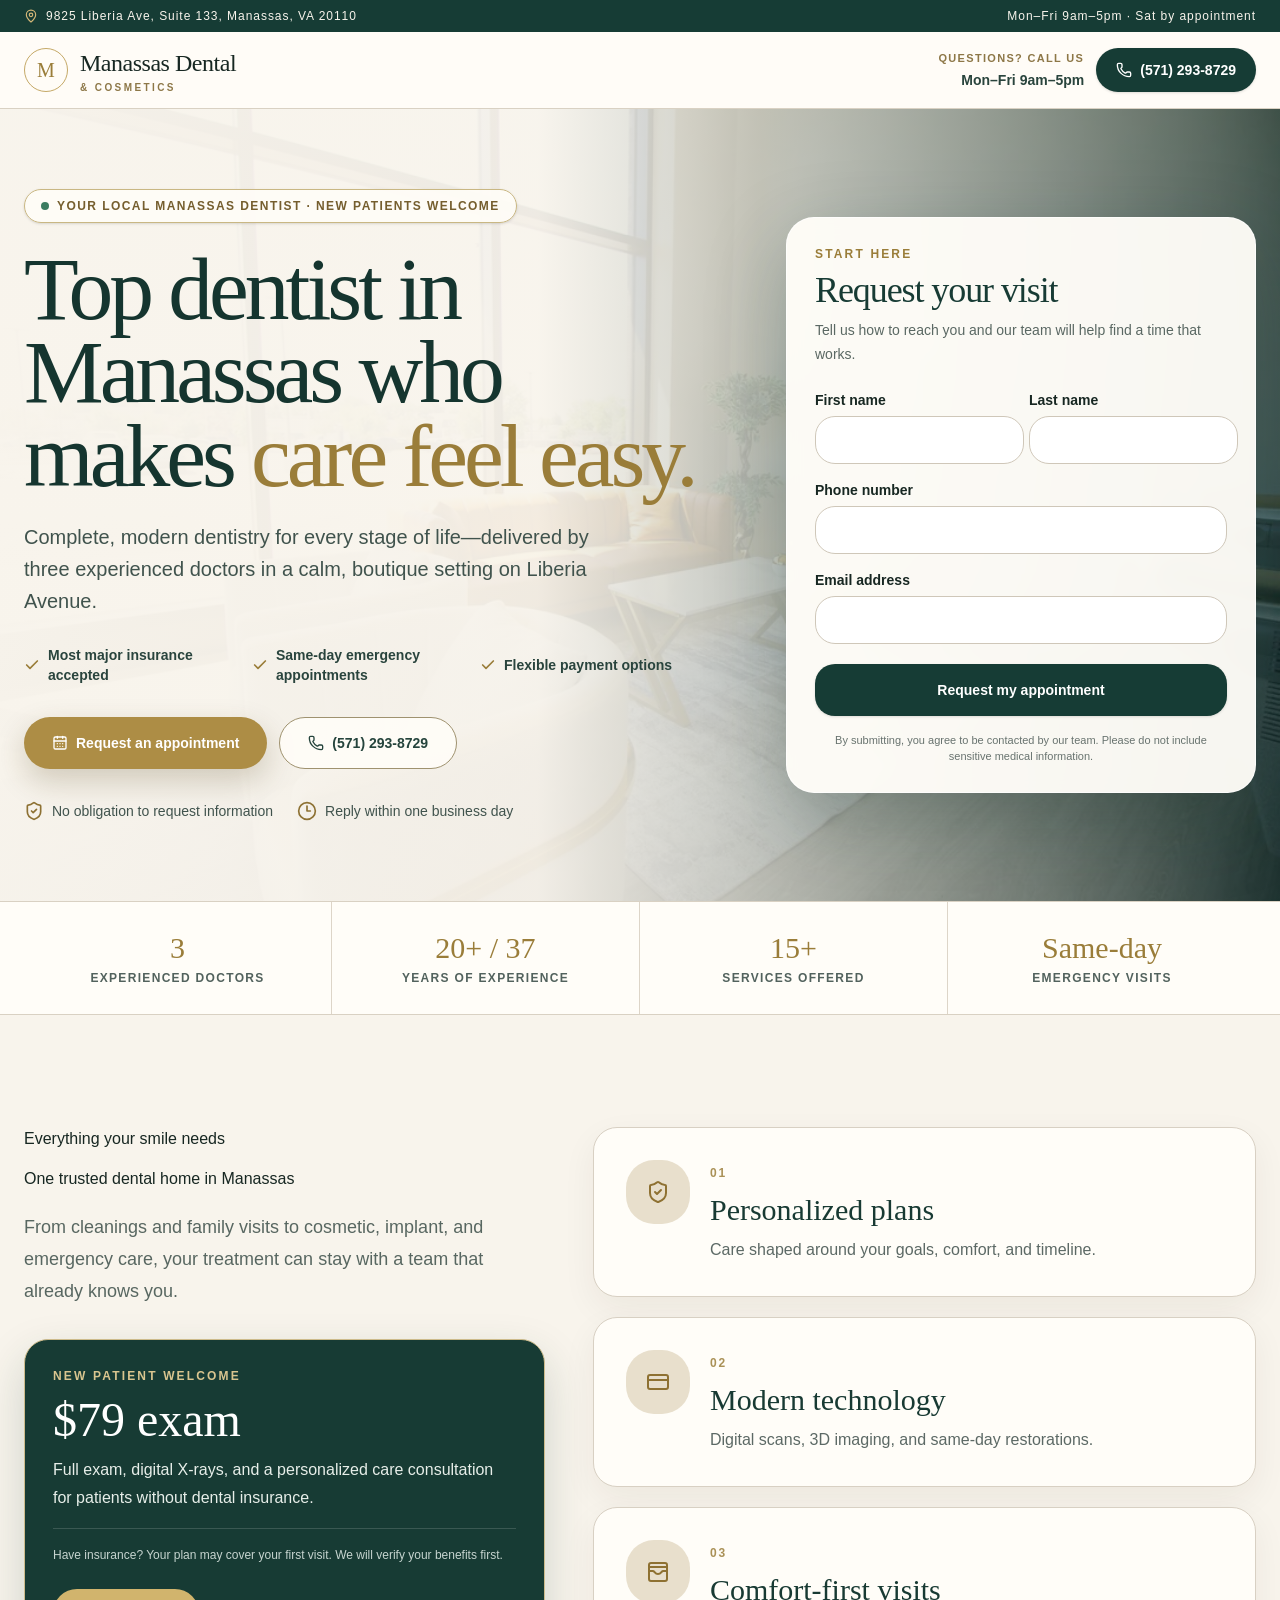
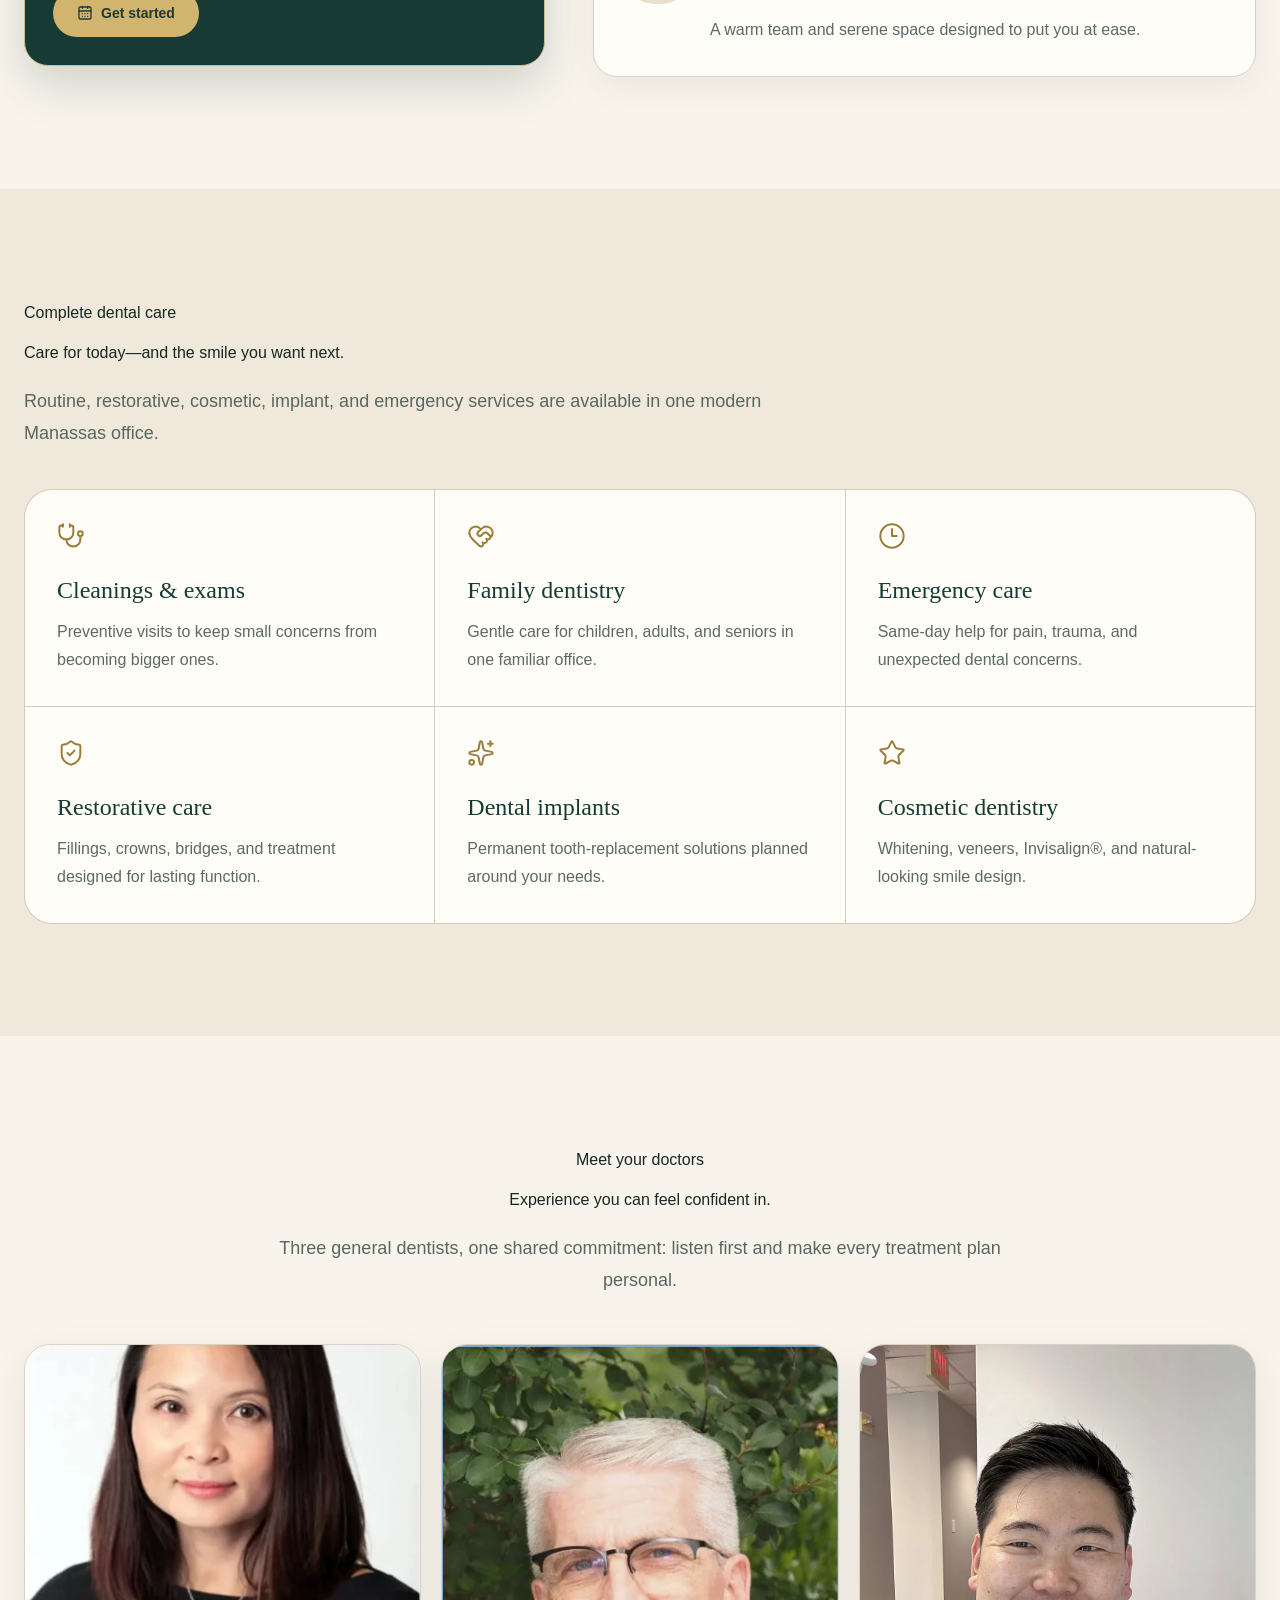
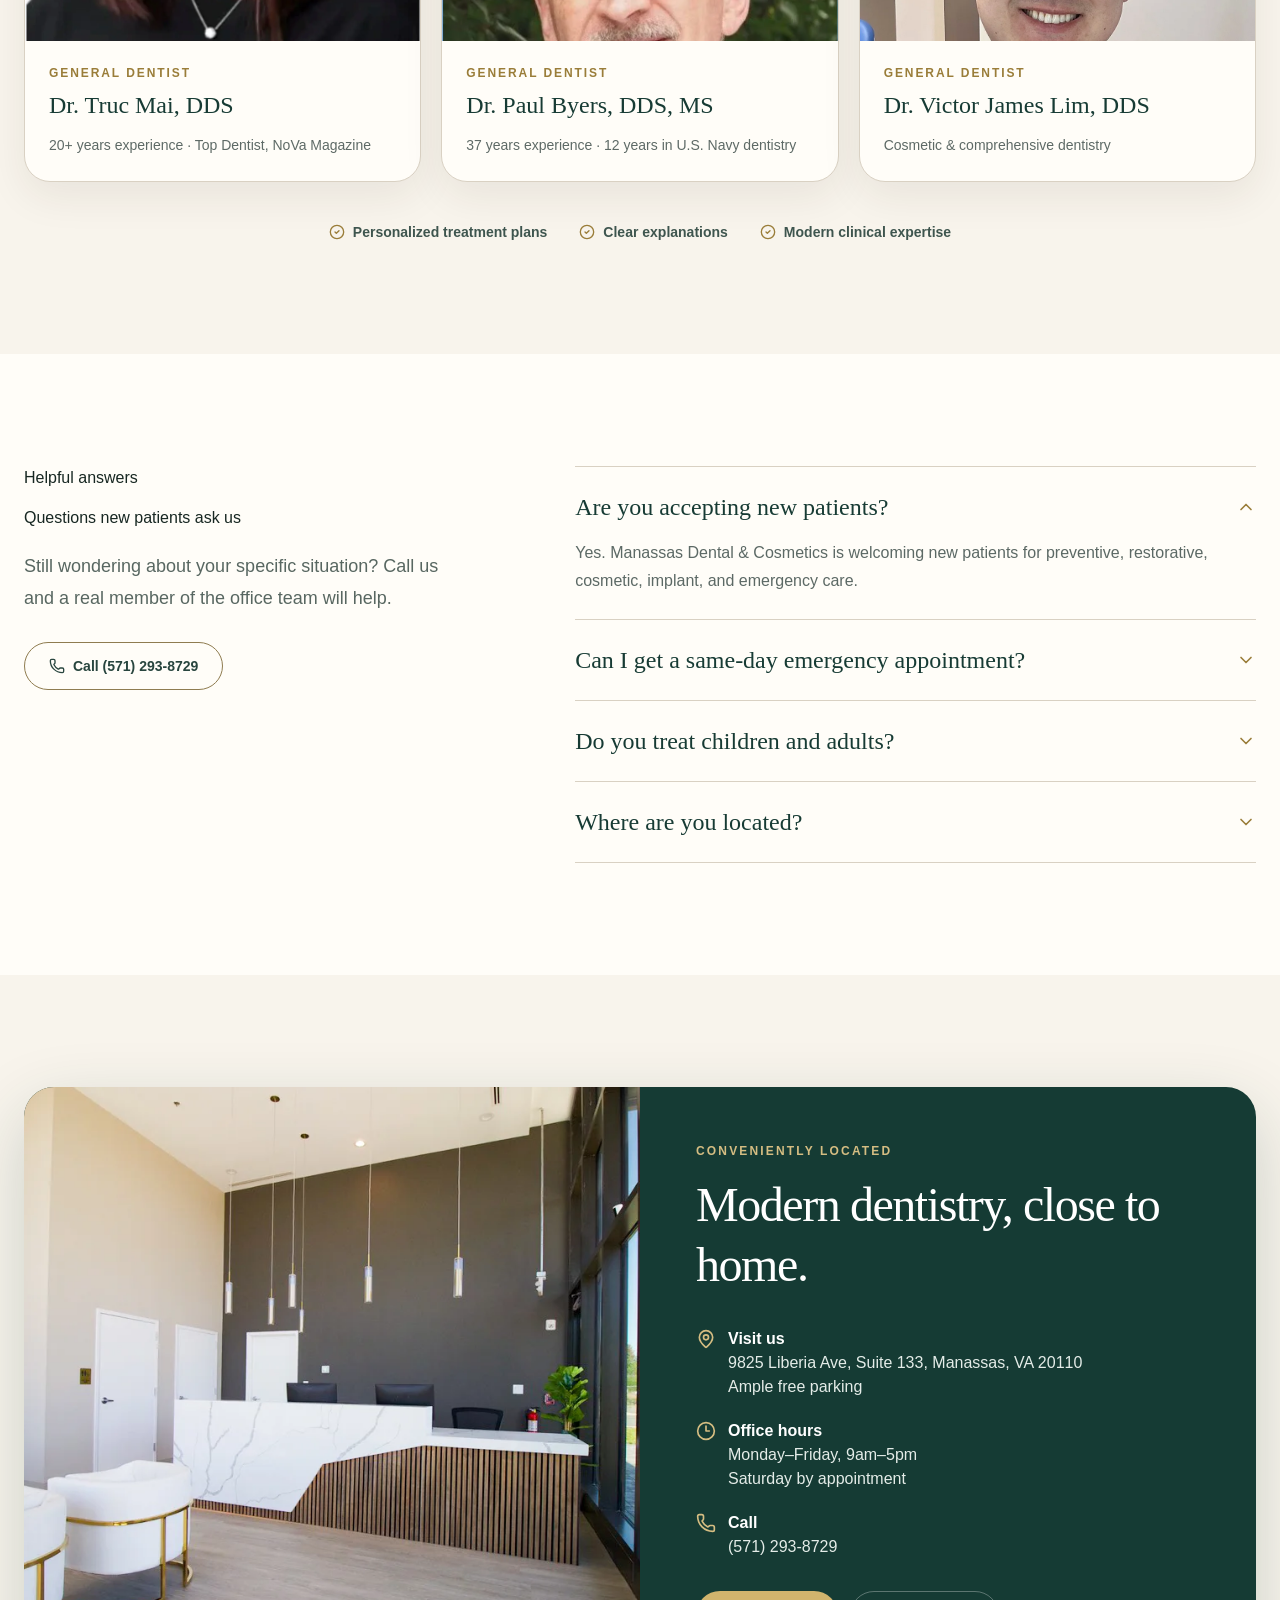
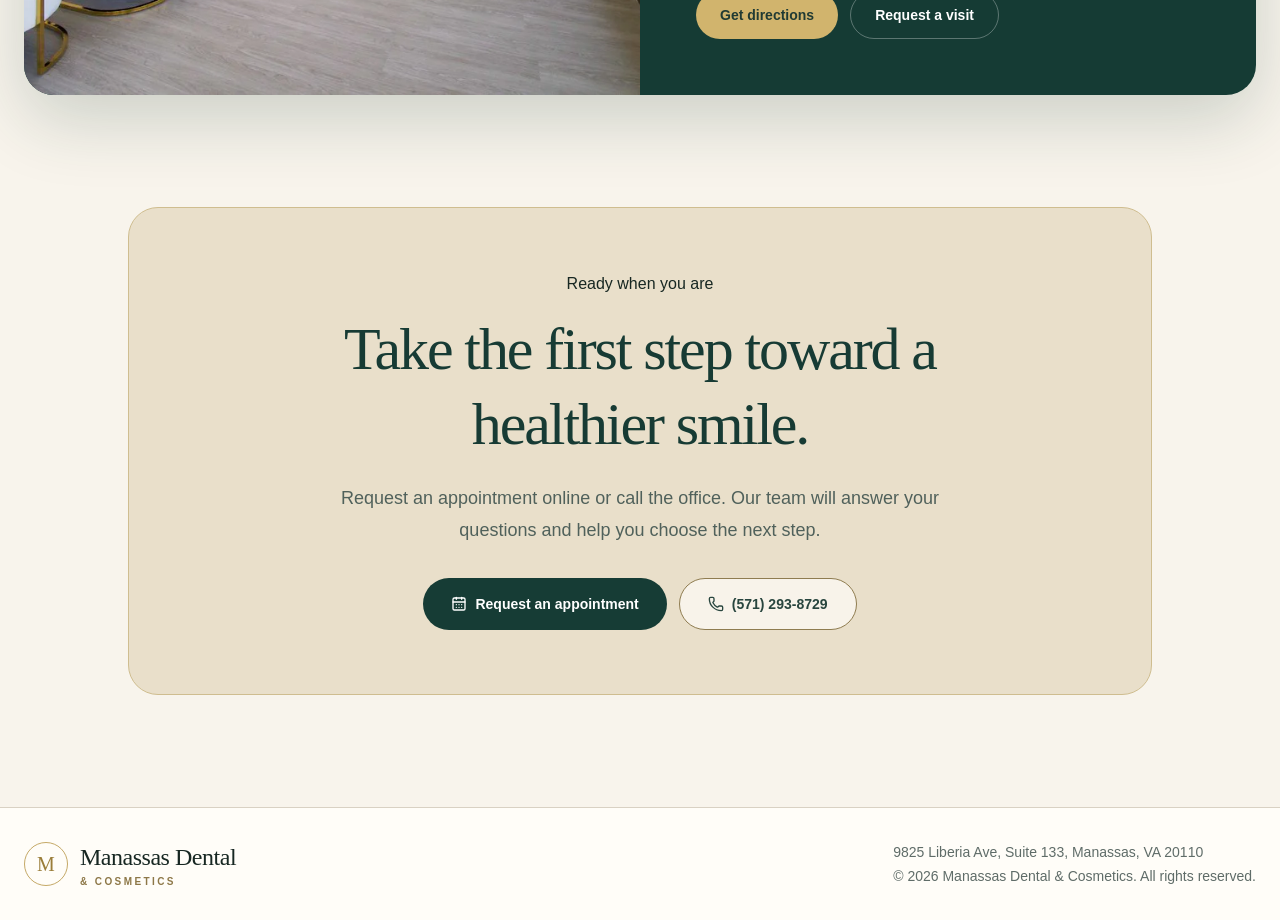
<file: dentist-manassas.html>
<!DOCTYPE html><html lang="en"><head><meta charSet="utf-8"/><meta name="viewport" content="width=device-width, initial-scale=1"/><link rel="preload" href="/images/waiting-area.webp" as="image"/><link rel="preload" href="/images/dr-mai.webp" as="image"/><link rel="preload" href="/images/dr-byers.webp" as="image"/><link rel="preload" href="/images/dr-lim.webp" as="image"/><link rel="preload" href="/images/reception-main.webp" as="image"/><link rel="stylesheet" href="/_next/static/css/index.DUYku6qP.css" data-rsc-css-href="/_next/static/css/index.DUYku6qP.css" data-precedence="vite-rsc/importer-resources"/><link rel="modulepreload" fetchPriority="low" href="/_next/static/chunks/index-q9cJ2VDC.js"/><script src="/_next/static/chunks/rolldown-runtime-C60lm6uB.js" type="module" async=""></script><script src="/_next/static/chunks/framework-D_rUT4EX.js" type="module" async=""></script><link rel="modulepreload" href="/_next/static/chunks/layout-segment-context-BmFzz-SH.js" crossorigin=""/><link rel="modulepreload" href="/_next/static/chunks/Icon-BFIcK819.js" crossorigin=""/><title>Dentist in Manassas, VA | Manassas Dental &amp; Cosmetics</title><meta name="description" content="Looking for a dentist near you in Manassas? Meet three experienced doctors offering family, cosmetic, restorative, implant, and emergency dental care."/><meta property="og:title" content="Dentist in Manassas, VA | Manassas Dental &amp; Cosmetics"/><meta property="og:description" content="Looking for a dentist near you in Manassas? Meet three experienced doctors offering family, cosmetic, restorative, implant, and emergency dental care."/><meta property="og:url" content="https://dentistofmanassas.com/dentist-manassas"/><meta property="og:site_name" content="Manassas Dental &amp; Cosmetics"/><meta property="og:type" content="website"/><meta property="og:image" content="https://dentistofmanassas.com/og.jpg"/><meta property="og:image:width" content="1200"/><meta property="og:image:height" content="630"/><meta property="og:image:alt" content="Manassas Dental &amp; Cosmetics — Dentist in Manassas, VA"/><meta name="twitter:card" content="summary_large_image"/><meta name="twitter:title" content="Dentist in Manassas, VA | Manassas Dental &amp; Cosmetics"/><meta name="twitter:description" content="Looking for a dentist near you in Manassas? Meet three experienced doctors offering family, cosmetic, restorative, implant, and emergency dental care."/><meta name="twitter:image" content="https://dentistofmanassas.com/og.jpg"/><link rel="canonical" href="https://dentistofmanassas.com/dentist-manassas"/><script>Object.assign(((self[Symbol.for("vinext.navigationRuntime")]??={bootstrap:{routeManifest:null},functions:{}}).bootstrap.rsc??={rsc:[]}),{params:{},nav:{"pathname":"/dentist-manassas","searchParams":[]}})</script><link rel="modulepreload" href="/_next/static/chunks/index-q9cJ2VDC.js" />
</head><body><main class="min-h-screen overflow-hidden bg-[#f8f4ec] pb-20 text-[#172722] md:pb-0"><div class="hidden bg-[#163c35] py-2 text-[#f8f4ec] md:block"><div class="mx-auto flex max-w-7xl items-center justify-between px-6 text-xs tracking-[0.08em]"><span class="flex items-center gap-2"><svg xmlns="http://www.w3.org/2000/svg" width="24" height="24" viewBox="0 0 24 24" fill="none" stroke="currentColor" stroke-width="2" stroke-linecap="round" stroke-linejoin="round" class="lucide lucide-map-pin size-3.5 text-[#d5b878]" aria-hidden="true"><path d="M20 10c0 4.993-5.539 10.193-7.399 11.799a1 1 0 0 1-1.202 0C9.539 20.193 4 14.993 4 10a8 8 0 0 1 16 0"></path><circle cx="12" cy="10" r="3"></circle></svg>9825 Liberia Ave, Suite 133, Manassas, VA 20110</span><span>Mon–Fri 9am–5pm · Sat by appointment</span></div></div><header class="border-b border-[#d9d1c3] bg-[#fffdf8]/95"><div class="mx-auto flex h-[76px] max-w-7xl items-center justify-between px-5 sm:px-6"><a href="#top" aria-label="Manassas Dental and Cosmetics home"><span class="flex items-center gap-3"><span class="grid size-11 place-items-center rounded-full border border-[#c5a967] text-[#9a7d39]"><span class="font-serif text-xl">M</span></span><span class="leading-none"><strong class="block font-serif text-xl font-medium tracking-[-0.02em] sm:text-2xl">Manassas Dental</strong><span class="mt-1 block text-[10px] font-semibold uppercase tracking-[0.24em] text-[#8d7747]">&amp; Cosmetics</span></span></span></a><div class="flex items-center gap-3"><span class="hidden text-right lg:block"><span class="block text-[11px] font-semibold uppercase tracking-[0.12em] text-[#8d7747]">Questions? Call us</span><span class="mt-1 block text-sm font-bold text-[#29443d]">Mon–Fri 9am–5pm</span></span><a href="tel:5712938729" class="inline-flex min-h-11 items-center gap-2 rounded-full bg-[#163c35] px-4 text-sm font-semibold text-white shadow-sm transition hover:bg-[#0d2d27] sm:px-5"><svg xmlns="http://www.w3.org/2000/svg" width="24" height="24" viewBox="0 0 24 24" fill="none" stroke="currentColor" stroke-width="2" stroke-linecap="round" stroke-linejoin="round" class="lucide lucide-phone size-4" aria-hidden="true"><path d="M13.832 16.568a1 1 0 0 0 1.213-.303l.355-.465A2 2 0 0 1 17 15h3a2 2 0 0 1 2 2v3a2 2 0 0 1-2 2A18 18 0 0 1 2 4a2 2 0 0 1 2-2h3a2 2 0 0 1 2 2v3a2 2 0 0 1-.8 1.6l-.468.351a1 1 0 0 0-.292 1.233 14 14 0 0 0 6.392 6.384"></path></svg><span class="hidden sm:inline">(571) 293-8729</span><span class="sm:hidden">Call now</span></a></div></div></header><section id="top" class="relative isolate overflow-hidden"><img src="/images/waiting-area.webp" alt="Bright, comfortable waiting area at Manassas Dental &amp; Cosmetics" class="absolute inset-0 -z-20 h-full w-full object-cover object-center"/><div class="absolute inset-0 -z-10 bg-[linear-gradient(90deg,rgba(248,244,236,0.99)_0%,rgba(248,244,236,0.95)_42%,rgba(18,47,41,0.62)_100%)]"></div><div class="mx-auto grid max-w-7xl gap-10 px-5 py-12 sm:px-6 sm:py-16 lg:grid-cols-[1.16fr_0.84fr] lg:items-center lg:py-20"><div class="max-w-2xl"><div class="mb-6 inline-flex items-center gap-2 rounded-full border border-[#c9b783] bg-[#fffdf8]/90 px-4 py-2 text-xs font-bold uppercase tracking-[0.12em] text-[#755e2e] shadow-sm"><span class="size-2 rounded-full bg-[#3b7c60]"></span>Your local Manassas dentist · New patients welcome</div><h1 class="max-w-[800px] font-serif text-[clamp(3rem,7vw,5.65rem)] font-medium leading-[0.93] tracking-[-0.045em] text-[#15352f]">Top dentist in Manassas who makes<!-- --> <span class="text-[#9a7d39]">care feel easy.</span></h1><p class="mt-6 max-w-xl text-lg leading-8 text-[#40534d] sm:text-xl">Complete, modern dentistry for every stage of life—delivered by three experienced doctors in a calm, boutique setting on Liberia Avenue.</p><div class="mt-7 grid gap-3 text-sm font-semibold text-[#29443d] sm:grid-cols-3"><span class="flex items-center gap-2"><svg xmlns="http://www.w3.org/2000/svg" width="24" height="24" viewBox="0 0 24 24" fill="none" stroke="currentColor" stroke-width="2.5" stroke-linecap="round" stroke-linejoin="round" class="lucide lucide-check size-4 shrink-0 text-[#9a7d39]" aria-hidden="true"><path d="M20 6 9 17l-5-5"></path></svg>Most major insurance accepted</span><span class="flex items-center gap-2"><svg xmlns="http://www.w3.org/2000/svg" width="24" height="24" viewBox="0 0 24 24" fill="none" stroke="currentColor" stroke-width="2.5" stroke-linecap="round" stroke-linejoin="round" class="lucide lucide-check size-4 shrink-0 text-[#9a7d39]" aria-hidden="true"><path d="M20 6 9 17l-5-5"></path></svg>Same-day emergency appointments</span><span class="flex items-center gap-2"><svg xmlns="http://www.w3.org/2000/svg" width="24" height="24" viewBox="0 0 24 24" fill="none" stroke="currentColor" stroke-width="2.5" stroke-linecap="round" stroke-linejoin="round" class="lucide lucide-check size-4 shrink-0 text-[#9a7d39]" aria-hidden="true"><path d="M20 6 9 17l-5-5"></path></svg>Flexible payment options</span></div><div class="mt-8 flex flex-col gap-3 sm:flex-row"><a href="#appointment" class="inline-flex min-h-13 items-center justify-center gap-2 rounded-full bg-[#ad8d45] px-7 text-sm font-bold text-white shadow-[0_12px_30px_rgba(79,57,13,0.22)] transition hover:bg-[#967738]"><svg xmlns="http://www.w3.org/2000/svg" width="24" height="24" viewBox="0 0 24 24" fill="none" stroke="currentColor" stroke-width="2" stroke-linecap="round" stroke-linejoin="round" class="lucide lucide-calendar-days size-4" aria-hidden="true"><path d="M8 2v3"></path><path d="M16 2v3"></path><rect x="3" y="3" width="18" height="18" rx="2"></rect><path d="M3 9h18"></path><path d="M8 13h.01"></path><path d="M12 13h.01"></path><path d="M16 13h.01"></path><path d="M8 17h.01"></path><path d="M12 17h.01"></path><path d="M16 17h.01"></path></svg>Request an appointment</a><a href="tel:5712938729" class="inline-flex min-h-13 items-center justify-center gap-2 rounded-full border border-[#9f926f] bg-[#fffdf8]/90 px-7 text-sm font-bold text-[#25443c] transition hover:bg-white"><svg xmlns="http://www.w3.org/2000/svg" width="24" height="24" viewBox="0 0 24 24" fill="none" stroke="currentColor" stroke-width="2" stroke-linecap="round" stroke-linejoin="round" class="lucide lucide-phone size-4" aria-hidden="true"><path d="M13.832 16.568a1 1 0 0 0 1.213-.303l.355-.465A2 2 0 0 1 17 15h3a2 2 0 0 1 2 2v3a2 2 0 0 1-2 2A18 18 0 0 1 2 4a2 2 0 0 1 2-2h3a2 2 0 0 1 2 2v3a2 2 0 0 1-.8 1.6l-.468.351a1 1 0 0 0-.292 1.233 14 14 0 0 0 6.392 6.384"></path></svg>(571) 293-8729</a></div><div class="mt-8 flex flex-wrap items-center gap-x-6 gap-y-3 text-sm text-[#40534d]"><span class="flex items-center gap-2"><svg xmlns="http://www.w3.org/2000/svg" width="24" height="24" viewBox="0 0 24 24" fill="none" stroke="currentColor" stroke-width="2" stroke-linecap="round" stroke-linejoin="round" class="lucide lucide-shield-check size-5 text-[#8d7133]" aria-hidden="true"><path d="M20 13c0 5-3.5 7.5-7.66 8.95a1 1 0 0 1-.67-.01C7.5 20.5 4 18 4 13V6a1 1 0 0 1 1-1c2 0 4.5-1.2 6.24-2.72a1.17 1.17 0 0 1 1.52 0C14.51 3.81 17 5 19 5a1 1 0 0 1 1 1z"></path><path d="m9 12 2 2 4-4"></path></svg>No obligation to request information</span><span class="flex items-center gap-2"><svg xmlns="http://www.w3.org/2000/svg" width="24" height="24" viewBox="0 0 24 24" fill="none" stroke="currentColor" stroke-width="2" stroke-linecap="round" stroke-linejoin="round" class="lucide lucide-clock3 lucide-clock-3 size-5 text-[#8d7133]" aria-hidden="true"><circle cx="12" cy="12" r="10"></circle><path d="M12 6v6h4"></path></svg>Reply within one business day</span></div></div><aside id="appointment" class="scroll-mt-6 rounded-[28px] border border-white/70 bg-[#fffdf8]/96 p-5 shadow-[0_26px_80px_rgba(15,42,35,0.28)] backdrop-blur sm:p-7 lg:ml-auto lg:max-w-[470px]"><p class="text-xs font-bold uppercase tracking-[0.18em] text-[#9a7d39]">Start here</p><h2 class="mt-2 font-serif text-4xl font-medium tracking-[-0.03em] text-[#173b34]">Request your visit</h2><p class="mt-2 text-sm leading-6 text-[#5a6863]">Tell us how to reach you and our team will help find a time that works.</p><form class="mt-6 grid gap-4" action="https://www.manassasdentalandcosmetics.com/submit.php" method="POST"><input type="hidden" name="source" value="Google Ads – General Dentist"/><input type="text" class="hidden" tabindex="-1" autoComplete="off" aria-hidden="true" name="company"/><div class="grid gap-4 sm:grid-cols-2"><label class="grid gap-1.5 text-sm font-semibold">First name<input required="" autoComplete="given-name" class="h-12 rounded-xl border border-[#cfc7b9] bg-white px-4 font-normal outline-none transition focus:border-[#8f7335] focus:ring-4 focus:ring-[#d7c18d]/25" name="fname"/></label><label class="grid gap-1.5 text-sm font-semibold">Last name<input required="" autoComplete="family-name" class="h-12 rounded-xl border border-[#cfc7b9] bg-white px-4 font-normal outline-none transition focus:border-[#8f7335] focus:ring-4 focus:ring-[#d7c18d]/25" name="lname"/></label></div><label class="grid gap-1.5 text-sm font-semibold">Phone number<input type="tel" required="" autoComplete="tel" inputMode="tel" class="h-12 rounded-xl border border-[#cfc7b9] bg-white px-4 font-normal outline-none transition focus:border-[#8f7335] focus:ring-4 focus:ring-[#d7c18d]/25" name="phone"/></label><label class="grid gap-1.5 text-sm font-semibold">Email address<input type="email" required="" autoComplete="email" class="h-12 rounded-xl border border-[#cfc7b9] bg-white px-4 font-normal outline-none transition focus:border-[#8f7335] focus:ring-4 focus:ring-[#d7c18d]/25" name="email"/></label><input type="hidden" name="preferred" value="Please call to schedule"/><input type="hidden" name="service" value="New Patient Exam"/><input type="hidden" name="patient_type" value="New Patient"/><textarea name="msg" class="hidden">General dentist landing page inquiry</textarea><button type="submit" class="mt-1 inline-flex min-h-13 items-center justify-center rounded-xl bg-[#163c35] px-6 text-sm font-bold text-white shadow-sm transition hover:bg-[#0d2d27] focus-visible:outline-none focus-visible:ring-4 focus-visible:ring-[#163c35]/25">Request my appointment</button><p class="text-center text-[11px] leading-4 text-[#68736f]">By submitting, you agree to be contacted by our team. Please do not include sensitive medical information.</p></form></aside></div></section><section aria-label="Practice highlights" class="border-y border-[#d9d1c3] bg-[#fffdf8]"><div class="mx-auto grid max-w-7xl grid-cols-2 divide-x divide-y divide-[#ddd5c8] px-5 md:grid-cols-4 md:divide-y-0 lg:px-6"><div class="px-4 py-7 text-center"><strong class="block font-serif text-3xl font-medium text-[#9a7d39]">3</strong><span class="mt-1 block text-xs font-bold uppercase tracking-[0.11em] text-[#52625d]">Experienced doctors</span></div><div class="px-4 py-7 text-center"><strong class="block font-serif text-3xl font-medium text-[#9a7d39]">20+ / 37</strong><span class="mt-1 block text-xs font-bold uppercase tracking-[0.11em] text-[#52625d]">Years of experience</span></div><div class="px-4 py-7 text-center"><strong class="block font-serif text-3xl font-medium text-[#9a7d39]">15+</strong><span class="mt-1 block text-xs font-bold uppercase tracking-[0.11em] text-[#52625d]">Services offered</span></div><div class="px-4 py-7 text-center"><strong class="block font-serif text-3xl font-medium text-[#9a7d39]">Same-day</strong><span class="mt-1 block text-xs font-bold uppercase tracking-[0.11em] text-[#52625d]">Emergency visits</span></div></div></section><section class="px-5 py-20 sm:px-6 sm:py-28"><div class="mx-auto grid max-w-7xl gap-12 lg:grid-cols-[0.88fr_1.12fr] lg:items-start"><div class="lg:sticky lg:top-8"><p class="section-eyebrow">Everything your smile needs</p><h2 class="section-title mt-4">One trusted dental home in Manassas</h2><p class="mt-5 max-w-xl text-lg leading-8 text-[#586761]">From cleanings and family visits to cosmetic, implant, and emergency care, your treatment can stay with a team that already knows you.</p><div class="mt-8 rounded-[24px] border border-[#cdbb8b] bg-[#173b34] p-6 text-white shadow-[0_18px_45px_rgba(23,59,52,0.18)] sm:p-7"><p class="text-xs font-bold uppercase tracking-[0.18em] text-[#d9c58f]">New patient welcome</p><p class="mt-3 font-serif text-4xl font-medium text-white sm:text-5xl">$79 exam</p><p class="mt-3 leading-7 text-[#e7eee9]">Full exam, digital X-rays, and a personalized care consultation for patients without dental insurance.</p><p class="mt-4 border-t border-white/15 pt-4 text-xs leading-5 text-[#c6d4cf]">Have insurance? Your plan may cover your first visit. We will verify your benefits first.</p><a href="#appointment" class="mt-6 inline-flex min-h-12 items-center justify-center gap-2 rounded-full bg-[#d1b46d] px-6 text-sm font-bold text-[#203a33] transition hover:bg-[#e0c784]"><svg xmlns="http://www.w3.org/2000/svg" width="24" height="24" viewBox="0 0 24 24" fill="none" stroke="currentColor" stroke-width="2" stroke-linecap="round" stroke-linejoin="round" class="lucide lucide-calendar-days size-4" aria-hidden="true"><path d="M8 2v3"></path><path d="M16 2v3"></path><rect x="3" y="3" width="18" height="18" rx="2"></rect><path d="M3 9h18"></path><path d="M8 13h.01"></path><path d="M12 13h.01"></path><path d="M16 13h.01"></path><path d="M8 17h.01"></path><path d="M12 17h.01"></path><path d="M16 17h.01"></path></svg>Get started</a></div></div><div class="grid gap-5"><article class="group grid gap-5 rounded-[24px] border border-[#d8d0c3] bg-[#fffdf8] p-6 shadow-[0_12px_34px_rgba(47,39,24,0.06)] transition hover:-translate-y-1 hover:shadow-[0_18px_44px_rgba(47,39,24,0.1)] sm:grid-cols-[64px_1fr] sm:p-8"><span class="grid size-16 place-items-center rounded-2xl bg-[#e8dfcc] text-[#8e7132]"><svg xmlns="http://www.w3.org/2000/svg" width="24" height="24" viewBox="0 0 24 24" fill="none" stroke="currentColor" stroke-width="2" stroke-linecap="round" stroke-linejoin="round" class="lucide lucide-shield-check size-6" aria-hidden="true"><path d="M20 13c0 5-3.5 7.5-7.66 8.95a1 1 0 0 1-.67-.01C7.5 20.5 4 18 4 13V6a1 1 0 0 1 1-1c2 0 4.5-1.2 6.24-2.72a1.17 1.17 0 0 1 1.52 0C14.51 3.81 17 5 19 5a1 1 0 0 1 1 1z"></path><path d="m9 12 2 2 4-4"></path></svg></span><div><span class="text-xs font-bold uppercase tracking-[0.16em] text-[#aa9157]">0<!-- -->1</span><h3 class="mt-2 font-serif text-3xl font-medium text-[#183a33]">Personalized plans</h3><p class="mt-2 leading-7 text-[#5c6965]">Care shaped around your goals, comfort, and timeline.</p></div></article><article class="group grid gap-5 rounded-[24px] border border-[#d8d0c3] bg-[#fffdf8] p-6 shadow-[0_12px_34px_rgba(47,39,24,0.06)] transition hover:-translate-y-1 hover:shadow-[0_18px_44px_rgba(47,39,24,0.1)] sm:grid-cols-[64px_1fr] sm:p-8"><span class="grid size-16 place-items-center rounded-2xl bg-[#e8dfcc] text-[#8e7132]"><svg xmlns="http://www.w3.org/2000/svg" width="24" height="24" viewBox="0 0 24 24" fill="none" stroke="currentColor" stroke-width="2" stroke-linecap="round" stroke-linejoin="round" class="lucide lucide-credit-card size-6" aria-hidden="true"><rect width="20" height="14" x="2" y="5" rx="2"></rect><line x1="2" x2="22" y1="10" y2="10"></line></svg></span><div><span class="text-xs font-bold uppercase tracking-[0.16em] text-[#aa9157]">0<!-- -->2</span><h3 class="mt-2 font-serif text-3xl font-medium text-[#183a33]">Modern technology</h3><p class="mt-2 leading-7 text-[#5c6965]">Digital scans, 3D imaging, and same-day restorations.</p></div></article><article class="group grid gap-5 rounded-[24px] border border-[#d8d0c3] bg-[#fffdf8] p-6 shadow-[0_12px_34px_rgba(47,39,24,0.06)] transition hover:-translate-y-1 hover:shadow-[0_18px_44px_rgba(47,39,24,0.1)] sm:grid-cols-[64px_1fr] sm:p-8"><span class="grid size-16 place-items-center rounded-2xl bg-[#e8dfcc] text-[#8e7132]"><svg xmlns="http://www.w3.org/2000/svg" width="24" height="24" viewBox="0 0 24 24" fill="none" stroke="currentColor" stroke-width="2" stroke-linecap="round" stroke-linejoin="round" class="lucide lucide-wallet-cards size-6" aria-hidden="true"><path d="M3 11h3.75a2 2 0 0 1 1.6.8l.45.6a4 4 0 0 0 6.4 0l.45-.6a2 2 0 0 1 1.6-.8H21"></path><path d="M3 7h18"></path><rect x="3" y="3" width="18" height="18" rx="2"></rect></svg></span><div><span class="text-xs font-bold uppercase tracking-[0.16em] text-[#aa9157]">0<!-- -->3</span><h3 class="mt-2 font-serif text-3xl font-medium text-[#183a33]">Comfort-first visits</h3><p class="mt-2 leading-7 text-[#5c6965]">A warm team and serene space designed to put you at ease.</p></div></article></div></div></section><section class="bg-[#efe8db] px-5 py-20 sm:px-6 sm:py-28"><div class="mx-auto max-w-7xl"><div class="max-w-3xl"><p class="section-eyebrow">Complete dental care</p><h2 class="section-title mt-4">Care for today—and the smile you want next.</h2><p class="mt-5 text-lg leading-8 text-[#586761]">Routine, restorative, cosmetic, implant, and emergency services are available in one modern Manassas office.</p></div><div class="mt-10 grid gap-px overflow-hidden rounded-[28px] border border-[#d4cbbb] bg-[#d4cbbb] sm:grid-cols-2 lg:grid-cols-3"><article class="bg-[#fffdf8] p-7 sm:p-8"><svg xmlns="http://www.w3.org/2000/svg" width="24" height="24" viewBox="0 0 24 24" fill="none" stroke="currentColor" stroke-width="1.7" stroke-linecap="round" stroke-linejoin="round" class="lucide lucide-stethoscope size-7 text-[#9a7d39]" aria-hidden="true"><path d="M11 2v2"></path><path d="M5 2v2"></path><path d="M5 3H4a2 2 0 0 0-2 2v4a6 6 0 0 0 12 0V5a2 2 0 0 0-2-2h-1"></path><path d="M8 15a6 6 0 0 0 12 0v-3"></path><circle cx="20" cy="10" r="2"></circle></svg><h3 class="mt-6 font-serif text-2xl font-medium text-[#173b34]">Cleanings &amp; exams</h3><p class="mt-3 leading-7 text-[#5c6965]">Preventive visits to keep small concerns from becoming bigger ones.</p></article><article class="bg-[#fffdf8] p-7 sm:p-8"><svg xmlns="http://www.w3.org/2000/svg" width="24" height="24" viewBox="0 0 24 24" fill="none" stroke="currentColor" stroke-width="1.7" stroke-linecap="round" stroke-linejoin="round" class="lucide lucide-heart-handshake size-7 text-[#9a7d39]" aria-hidden="true"><path d="M19.414 14.414C21 12.828 22 11.5 22 9.5a5.5 5.5 0 0 0-9.591-3.676.6.6 0 0 1-.818.001A5.5 5.5 0 0 0 2 9.5c0 2.3 1.5 4 3 5.5l5.535 5.362a2 2 0 0 0 2.879.052 2.12 2.12 0 0 0-.004-3 2.124 2.124 0 1 0 3-3 2.124 2.124 0 0 0 3.004 0 2 2 0 0 0 0-2.828l-1.881-1.882a2.41 2.41 0 0 0-3.409 0l-1.71 1.71a2 2 0 0 1-2.828 0 2 2 0 0 1 0-2.828l2.823-2.762"></path></svg><h3 class="mt-6 font-serif text-2xl font-medium text-[#173b34]">Family dentistry</h3><p class="mt-3 leading-7 text-[#5c6965]">Gentle care for children, adults, and seniors in one familiar office.</p></article><article class="bg-[#fffdf8] p-7 sm:p-8"><svg xmlns="http://www.w3.org/2000/svg" width="24" height="24" viewBox="0 0 24 24" fill="none" stroke="currentColor" stroke-width="1.7" stroke-linecap="round" stroke-linejoin="round" class="lucide lucide-clock3 lucide-clock-3 size-7 text-[#9a7d39]" aria-hidden="true"><circle cx="12" cy="12" r="10"></circle><path d="M12 6v6h4"></path></svg><h3 class="mt-6 font-serif text-2xl font-medium text-[#173b34]">Emergency care</h3><p class="mt-3 leading-7 text-[#5c6965]">Same-day help for pain, trauma, and unexpected dental concerns.</p></article><article class="bg-[#fffdf8] p-7 sm:p-8"><svg xmlns="http://www.w3.org/2000/svg" width="24" height="24" viewBox="0 0 24 24" fill="none" stroke="currentColor" stroke-width="1.7" stroke-linecap="round" stroke-linejoin="round" class="lucide lucide-shield-check size-7 text-[#9a7d39]" aria-hidden="true"><path d="M20 13c0 5-3.5 7.5-7.66 8.95a1 1 0 0 1-.67-.01C7.5 20.5 4 18 4 13V6a1 1 0 0 1 1-1c2 0 4.5-1.2 6.24-2.72a1.17 1.17 0 0 1 1.52 0C14.51 3.81 17 5 19 5a1 1 0 0 1 1 1z"></path><path d="m9 12 2 2 4-4"></path></svg><h3 class="mt-6 font-serif text-2xl font-medium text-[#173b34]">Restorative care</h3><p class="mt-3 leading-7 text-[#5c6965]">Fillings, crowns, bridges, and treatment designed for lasting function.</p></article><article class="bg-[#fffdf8] p-7 sm:p-8"><svg xmlns="http://www.w3.org/2000/svg" width="24" height="24" viewBox="0 0 24 24" fill="none" stroke="currentColor" stroke-width="1.7" stroke-linecap="round" stroke-linejoin="round" class="lucide lucide-sparkles size-7 text-[#9a7d39]" aria-hidden="true"><path d="M11.017 2.814a1 1 0 0 1 1.966 0l1.051 5.558a2 2 0 0 0 1.594 1.594l5.558 1.051a1 1 0 0 1 0 1.966l-5.558 1.051a2 2 0 0 0-1.594 1.594l-1.051 5.558a1 1 0 0 1-1.966 0l-1.051-5.558a2 2 0 0 0-1.594-1.594l-5.558-1.051a1 1 0 0 1 0-1.966l5.558-1.051a2 2 0 0 0 1.594-1.594z"></path><path d="M20 2v4"></path><path d="M22 4h-4"></path><circle cx="4" cy="20" r="2"></circle></svg><h3 class="mt-6 font-serif text-2xl font-medium text-[#173b34]">Dental implants</h3><p class="mt-3 leading-7 text-[#5c6965]">Permanent tooth-replacement solutions planned around your needs.</p></article><article class="bg-[#fffdf8] p-7 sm:p-8"><svg xmlns="http://www.w3.org/2000/svg" width="24" height="24" viewBox="0 0 24 24" fill="none" stroke="currentColor" stroke-width="1.7" stroke-linecap="round" stroke-linejoin="round" class="lucide lucide-star size-7 text-[#9a7d39]" aria-hidden="true"><path d="M11.525 2.295a.53.53 0 0 1 .95 0l2.31 4.679a2.123 2.123 0 0 0 1.595 1.16l5.166.756a.53.53 0 0 1 .294.904l-3.736 3.638a2.123 2.123 0 0 0-.611 1.878l.882 5.14a.53.53 0 0 1-.771.56l-4.618-2.428a2.122 2.122 0 0 0-1.973 0L6.396 21.01a.53.53 0 0 1-.77-.56l.881-5.139a2.122 2.122 0 0 0-.611-1.879L2.16 9.795a.53.53 0 0 1 .294-.906l5.165-.755a2.122 2.122 0 0 0 1.597-1.16z"></path></svg><h3 class="mt-6 font-serif text-2xl font-medium text-[#173b34]">Cosmetic dentistry</h3><p class="mt-3 leading-7 text-[#5c6965]">Whitening, veneers, Invisalign®, and natural-looking smile design.</p></article></div></div></section><section class="px-5 py-20 sm:px-6 sm:py-28"><div class="mx-auto max-w-7xl"><div class="mx-auto max-w-3xl text-center"><p class="section-eyebrow">Meet your doctors</p><h2 class="section-title mt-4">Experience you can feel confident in.</h2><p class="mt-5 text-lg leading-8 text-[#586761]">Three general dentists, one shared commitment: listen first and make every treatment plan personal.</p></div><div class="mt-12 grid gap-5 md:grid-cols-3"><article class="overflow-hidden rounded-[26px] border border-[#d9d1c3] bg-[#fffdf8] shadow-[0_14px_40px_rgba(47,39,24,0.08)]"><div class="aspect-[4/3] overflow-hidden bg-[#ece8e1]"><img src="/images/dr-mai.webp" alt="Dr. Truc Mai, DDS" class="h-full w-full object-cover object-center transition duration-500 hover:scale-[1.03]"/></div><div class="p-6"><p class="text-xs font-bold uppercase tracking-[0.16em] text-[#9a7d39]">General dentist</p><h3 class="mt-2 font-serif text-2xl font-medium text-[#173b34]">Dr. Truc Mai, DDS</h3><p class="mt-3 text-sm leading-6 text-[#5e6a66]">20+ years experience · Top Dentist, NoVa Magazine</p></div></article><article class="overflow-hidden rounded-[26px] border border-[#d9d1c3] bg-[#fffdf8] shadow-[0_14px_40px_rgba(47,39,24,0.08)]"><div class="aspect-[4/3] overflow-hidden bg-[#ece8e1]"><img src="/images/dr-byers.webp" alt="Dr. Paul Byers, DDS, MS" class="h-full w-full object-cover object-top transition duration-500 hover:scale-[1.03]"/></div><div class="p-6"><p class="text-xs font-bold uppercase tracking-[0.16em] text-[#9a7d39]">General dentist</p><h3 class="mt-2 font-serif text-2xl font-medium text-[#173b34]">Dr. Paul Byers, DDS, MS</h3><p class="mt-3 text-sm leading-6 text-[#5e6a66]">37 years experience · 12 years in U.S. Navy dentistry</p></div></article><article class="overflow-hidden rounded-[26px] border border-[#d9d1c3] bg-[#fffdf8] shadow-[0_14px_40px_rgba(47,39,24,0.08)]"><div class="aspect-[4/3] overflow-hidden bg-[#ece8e1]"><img src="/images/dr-lim.webp" alt="Dr. Victor James Lim, DDS" class="h-full w-full object-cover object-top transition duration-500 hover:scale-[1.03]"/></div><div class="p-6"><p class="text-xs font-bold uppercase tracking-[0.16em] text-[#9a7d39]">General dentist</p><h3 class="mt-2 font-serif text-2xl font-medium text-[#173b34]">Dr. Victor James Lim, DDS</h3><p class="mt-3 text-sm leading-6 text-[#5e6a66]">Cosmetic &amp; comprehensive dentistry</p></div></article></div><div class="mt-10 flex flex-wrap justify-center gap-x-8 gap-y-3 text-sm font-semibold text-[#3e554e]"><span class="flex items-center gap-2"><svg xmlns="http://www.w3.org/2000/svg" width="24" height="24" viewBox="0 0 24 24" fill="none" stroke="currentColor" stroke-width="2" stroke-linecap="round" stroke-linejoin="round" class="lucide lucide-circle-check size-4 text-[#9a7d39]" aria-hidden="true"><circle cx="12" cy="12" r="10"></circle><path d="m9 12 2 2 4-4"></path></svg>Personalized treatment plans</span><span class="flex items-center gap-2"><svg xmlns="http://www.w3.org/2000/svg" width="24" height="24" viewBox="0 0 24 24" fill="none" stroke="currentColor" stroke-width="2" stroke-linecap="round" stroke-linejoin="round" class="lucide lucide-circle-check size-4 text-[#9a7d39]" aria-hidden="true"><circle cx="12" cy="12" r="10"></circle><path d="m9 12 2 2 4-4"></path></svg>Clear explanations</span><span class="flex items-center gap-2"><svg xmlns="http://www.w3.org/2000/svg" width="24" height="24" viewBox="0 0 24 24" fill="none" stroke="currentColor" stroke-width="2" stroke-linecap="round" stroke-linejoin="round" class="lucide lucide-circle-check size-4 text-[#9a7d39]" aria-hidden="true"><circle cx="12" cy="12" r="10"></circle><path d="m9 12 2 2 4-4"></path></svg>Modern clinical expertise</span></div></div></section><section class="bg-[#fffdf8] px-5 py-20 sm:px-6 sm:py-28"><div class="mx-auto grid max-w-7xl gap-12 lg:grid-cols-[0.85fr_1.15fr] lg:items-start"><div><p class="section-eyebrow">Helpful answers</p><h2 class="section-title mt-4">Questions new patients ask us</h2><p class="mt-5 max-w-md text-lg leading-8 text-[#586761]">Still wondering about your specific situation? Call us and a real member of the office team will help.</p><a href="tel:5712938729" class="mt-7 inline-flex min-h-12 items-center justify-center gap-2 rounded-full border border-[#8f7c50] px-6 text-sm font-bold text-[#28453e] transition hover:bg-[#f2ecdf]"><svg xmlns="http://www.w3.org/2000/svg" width="24" height="24" viewBox="0 0 24 24" fill="none" stroke="currentColor" stroke-width="2" stroke-linecap="round" stroke-linejoin="round" class="lucide lucide-phone size-4" aria-hidden="true"><path d="M13.832 16.568a1 1 0 0 0 1.213-.303l.355-.465A2 2 0 0 1 17 15h3a2 2 0 0 1 2 2v3a2 2 0 0 1-2 2A18 18 0 0 1 2 4a2 2 0 0 1 2-2h3a2 2 0 0 1 2 2v3a2 2 0 0 1-.8 1.6l-.468.351a1 1 0 0 0-.292 1.233 14 14 0 0 0 6.392 6.384"></path></svg>Call <!-- -->(571) 293-8729</a></div><div class="divide-y divide-[#d9d1c3] border-y border-[#d9d1c3]"><details class="group py-6" open=""><summary class="flex cursor-pointer list-none items-center justify-between gap-5 font-serif text-xl font-medium text-[#173b34] sm:text-2xl">Are you accepting new patients?<svg xmlns="http://www.w3.org/2000/svg" width="24" height="24" viewBox="0 0 24 24" fill="none" stroke="currentColor" stroke-width="2" stroke-linecap="round" stroke-linejoin="round" class="lucide lucide-chevron-down size-5 shrink-0 text-[#9a7d39] transition group-open:rotate-180" aria-hidden="true"><path d="m6 9 6 6 6-6"></path></svg></summary><p class="max-w-2xl pt-4 leading-7 text-[#5c6965]">Yes. Manassas Dental &amp; Cosmetics is welcoming new patients for preventive, restorative, cosmetic, implant, and emergency care.</p></details><details class="group py-6"><summary class="flex cursor-pointer list-none items-center justify-between gap-5 font-serif text-xl font-medium text-[#173b34] sm:text-2xl">Can I get a same-day emergency appointment?<svg xmlns="http://www.w3.org/2000/svg" width="24" height="24" viewBox="0 0 24 24" fill="none" stroke="currentColor" stroke-width="2" stroke-linecap="round" stroke-linejoin="round" class="lucide lucide-chevron-down size-5 shrink-0 text-[#9a7d39] transition group-open:rotate-180" aria-hidden="true"><path d="m6 9 6 6 6-6"></path></svg></summary><p class="max-w-2xl pt-4 leading-7 text-[#5c6965]">The practice reserves same-day availability for dental pain, trauma, and unexpected concerns. Call the office so the team can guide you.</p></details><details class="group py-6"><summary class="flex cursor-pointer list-none items-center justify-between gap-5 font-serif text-xl font-medium text-[#173b34] sm:text-2xl">Do you treat children and adults?<svg xmlns="http://www.w3.org/2000/svg" width="24" height="24" viewBox="0 0 24 24" fill="none" stroke="currentColor" stroke-width="2" stroke-linecap="round" stroke-linejoin="round" class="lucide lucide-chevron-down size-5 shrink-0 text-[#9a7d39] transition group-open:rotate-180" aria-hidden="true"><path d="m6 9 6 6 6-6"></path></svg></summary><p class="max-w-2xl pt-4 leading-7 text-[#5c6965]">Yes. The team provides gentle, age-appropriate family dentistry for children, adults, and seniors.</p></details><details class="group py-6"><summary class="flex cursor-pointer list-none items-center justify-between gap-5 font-serif text-xl font-medium text-[#173b34] sm:text-2xl">Where are you located?<svg xmlns="http://www.w3.org/2000/svg" width="24" height="24" viewBox="0 0 24 24" fill="none" stroke="currentColor" stroke-width="2" stroke-linecap="round" stroke-linejoin="round" class="lucide lucide-chevron-down size-5 shrink-0 text-[#9a7d39] transition group-open:rotate-180" aria-hidden="true"><path d="m6 9 6 6 6-6"></path></svg></summary><p class="max-w-2xl pt-4 leading-7 text-[#5c6965]">The office is at 9825 Liberia Avenue, Suite 133 in Manassas, with ample free parking and easy access from I-66, Route 234, and Prince William Parkway.</p></details></div></div></section><section class="px-5 py-20 sm:px-6 sm:py-28"><div class="mx-auto grid max-w-7xl overflow-hidden rounded-[30px] bg-[#153b34] text-white shadow-[0_24px_70px_rgba(23,59,52,0.2)] lg:grid-cols-2"><img src="/images/reception-main.webp" alt="Reception area at Manassas Dental &amp; Cosmetics" class="h-full min-h-[360px] w-full object-cover"/><div class="p-7 sm:p-12 lg:p-14"><p class="text-xs font-bold uppercase tracking-[0.18em] text-[#d5bd82]">Conveniently located</p><h2 class="mt-4 font-serif text-4xl font-medium leading-tight tracking-[-0.03em] sm:text-5xl">Modern dentistry, close to home.</h2><ul class="mt-8 grid gap-5 text-[#e4ece8]"><li class="flex gap-3"><svg xmlns="http://www.w3.org/2000/svg" width="24" height="24" viewBox="0 0 24 24" fill="none" stroke="currentColor" stroke-width="2" stroke-linecap="round" stroke-linejoin="round" class="lucide lucide-map-pin mt-0.5 size-5 shrink-0 text-[#d5bd82]" aria-hidden="true"><path d="M20 10c0 4.993-5.539 10.193-7.399 11.799a1 1 0 0 1-1.202 0C9.539 20.193 4 14.993 4 10a8 8 0 0 1 16 0"></path><circle cx="12" cy="10" r="3"></circle></svg><span><strong class="block text-white">Visit us</strong>9825 Liberia Ave, Suite 133, Manassas, VA 20110<br/>Ample free parking</span></li><li class="flex gap-3"><svg xmlns="http://www.w3.org/2000/svg" width="24" height="24" viewBox="0 0 24 24" fill="none" stroke="currentColor" stroke-width="2" stroke-linecap="round" stroke-linejoin="round" class="lucide lucide-clock3 lucide-clock-3 mt-0.5 size-5 shrink-0 text-[#d5bd82]" aria-hidden="true"><circle cx="12" cy="12" r="10"></circle><path d="M12 6v6h4"></path></svg><span><strong class="block text-white">Office hours</strong>Monday–Friday, 9am–5pm<br/>Saturday by appointment</span></li><li class="flex gap-3"><svg xmlns="http://www.w3.org/2000/svg" width="24" height="24" viewBox="0 0 24 24" fill="none" stroke="currentColor" stroke-width="2" stroke-linecap="round" stroke-linejoin="round" class="lucide lucide-phone mt-0.5 size-5 shrink-0 text-[#d5bd82]" aria-hidden="true"><path d="M13.832 16.568a1 1 0 0 0 1.213-.303l.355-.465A2 2 0 0 1 17 15h3a2 2 0 0 1 2 2v3a2 2 0 0 1-2 2A18 18 0 0 1 2 4a2 2 0 0 1 2-2h3a2 2 0 0 1 2 2v3a2 2 0 0 1-.8 1.6l-.468.351a1 1 0 0 0-.292 1.233 14 14 0 0 0 6.392 6.384"></path></svg><span><strong class="block text-white">Call</strong>(571) 293-8729</span></li></ul><div class="mt-8 flex flex-col gap-3 sm:flex-row"><a href="https://www.google.com/maps/dir/?api=1&amp;destination=9825+Liberia+Ave,+Manassas,+VA+20110" target="_blank" rel="noreferrer" class="inline-flex min-h-12 items-center justify-center rounded-full bg-[#d1b46d] px-6 text-sm font-bold text-[#203a33] transition hover:bg-[#e0c784]">Get directions</a><a href="#appointment" class="inline-flex min-h-12 items-center justify-center rounded-full border border-white/30 px-6 text-sm font-bold text-white transition hover:bg-white/10">Request a visit</a></div></div></div></section><section class="px-5 pb-20 sm:px-6 sm:pb-28"><div class="mx-auto max-w-5xl rounded-[30px] border border-[#cfbd8f] bg-[#e9dfca] px-6 py-12 text-center sm:px-12 sm:py-16"><p class="section-eyebrow">Ready when you are</p><h2 class="mx-auto mt-4 max-w-3xl font-serif text-4xl font-medium leading-tight tracking-[-0.035em] text-[#173b34] sm:text-6xl">Take the first step toward a healthier smile.</h2><p class="mx-auto mt-5 max-w-2xl text-lg leading-8 text-[#50615b]">Request an appointment online or call the office. Our team will answer your questions and help you choose the next step.</p><div class="mt-8 flex flex-col justify-center gap-3 sm:flex-row"><a href="#appointment" class="inline-flex min-h-13 items-center justify-center gap-2 rounded-full bg-[#163c35] px-7 text-sm font-bold text-white transition hover:bg-[#0d2d27]"><svg xmlns="http://www.w3.org/2000/svg" width="24" height="24" viewBox="0 0 24 24" fill="none" stroke="currentColor" stroke-width="2" stroke-linecap="round" stroke-linejoin="round" class="lucide lucide-calendar-days size-4" aria-hidden="true"><path d="M8 2v3"></path><path d="M16 2v3"></path><rect x="3" y="3" width="18" height="18" rx="2"></rect><path d="M3 9h18"></path><path d="M8 13h.01"></path><path d="M12 13h.01"></path><path d="M16 13h.01"></path><path d="M8 17h.01"></path><path d="M12 17h.01"></path><path d="M16 17h.01"></path></svg>Request an appointment</a><a href="tel:5712938729" class="inline-flex min-h-13 items-center justify-center gap-2 rounded-full border border-[#8f7c50] bg-[#fffdf8]/70 px-7 text-sm font-bold text-[#28453e]"><svg xmlns="http://www.w3.org/2000/svg" width="24" height="24" viewBox="0 0 24 24" fill="none" stroke="currentColor" stroke-width="2" stroke-linecap="round" stroke-linejoin="round" class="lucide lucide-phone size-4" aria-hidden="true"><path d="M13.832 16.568a1 1 0 0 0 1.213-.303l.355-.465A2 2 0 0 1 17 15h3a2 2 0 0 1 2 2v3a2 2 0 0 1-2 2A18 18 0 0 1 2 4a2 2 0 0 1 2-2h3a2 2 0 0 1 2 2v3a2 2 0 0 1-.8 1.6l-.468.351a1 1 0 0 0-.292 1.233 14 14 0 0 0 6.392 6.384"></path></svg>(571) 293-8729</a></div></div></section><footer class="border-t border-[#d9d1c3] bg-[#fffdf8] px-5 py-8 sm:px-6"><div class="mx-auto flex max-w-7xl flex-col items-center justify-between gap-6 text-center sm:flex-row sm:text-left"><span class="flex items-center gap-3"><span class="grid size-11 place-items-center rounded-full border border-[#c5a967] text-[#9a7d39]"><span class="font-serif text-xl">M</span></span><span class="leading-none"><strong class="block font-serif text-xl font-medium tracking-[-0.02em] sm:text-2xl">Manassas Dental</strong><span class="mt-1 block text-[10px] font-semibold uppercase tracking-[0.24em] text-[#8d7747]">&amp; Cosmetics</span></span></span><div class="text-sm leading-6 text-[#5f6c68]"><p>9825 Liberia Ave, Suite 133, Manassas, VA 20110</p><p>© 2026 Manassas Dental &amp; Cosmetics. All rights reserved.</p></div></div></footer><div class="fixed inset-x-0 bottom-0 z-50 grid grid-cols-2 gap-2 border-t border-[#d8cfbf] bg-[#fffdf8]/96 p-3 shadow-[0_-8px_30px_rgba(31,43,39,0.12)] backdrop-blur md:hidden"><a href="tel:5712938729" class="inline-flex min-h-12 items-center justify-center gap-2 rounded-xl border border-[#9b895e] text-sm font-bold text-[#28453e]"><svg xmlns="http://www.w3.org/2000/svg" width="24" height="24" viewBox="0 0 24 24" fill="none" stroke="currentColor" stroke-width="2" stroke-linecap="round" stroke-linejoin="round" class="lucide lucide-phone size-4" aria-hidden="true"><path d="M13.832 16.568a1 1 0 0 0 1.213-.303l.355-.465A2 2 0 0 1 17 15h3a2 2 0 0 1 2 2v3a2 2 0 0 1-2 2A18 18 0 0 1 2 4a2 2 0 0 1 2-2h3a2 2 0 0 1 2 2v3a2 2 0 0 1-.8 1.6l-.468.351a1 1 0 0 0-.292 1.233 14 14 0 0 0 6.392 6.384"></path></svg>Call now</a><a href="#appointment" class="inline-flex min-h-12 items-center justify-center gap-2 rounded-xl bg-[#163c35] text-sm font-bold text-white"><svg xmlns="http://www.w3.org/2000/svg" width="24" height="24" viewBox="0 0 24 24" fill="none" stroke="currentColor" stroke-width="2" stroke-linecap="round" stroke-linejoin="round" class="lucide lucide-calendar-days size-4" aria-hidden="true"><path d="M8 2v3"></path><path d="M16 2v3"></path><rect x="3" y="3" width="18" height="18" rx="2"></rect><path d="M3 9h18"></path><path d="M8 13h.01"></path><path d="M12 13h.01"></path><path d="M16 13h.01"></path><path d="M8 17h.01"></path><path d="M12 17h.01"></path><path d="M16 17h.01"></path></svg>Request visit</a></div></main><script type="text/javascript" src="https://cdn.callrail.com/companies/607625076/ff2d2f841d0f15cd2470/12/swap.js"></script><script type="module" src="/_next/static/chunks/index-q9cJ2VDC.js" id="_R_" async=""></script><script>((self[Symbol.for("vinext.navigationRuntime")]??={bootstrap:{routeManifest:null},functions:{}}).bootstrap.rsc??={rsc:[]}).rsc.push("0:{\"page:/dentist-manassas\":\"$L1\",\"layout:/\":\"$L2\",\"route:/dentist-manassas\":\"$L3\",\"__route\":\"route:/dentist-manassas\",\"__interceptionContext\":null,\"__layoutIds\":[\"layout:/\"],\"__rootLayout\":\"/\",\"__bfcacheSegmentIdentities\":{\"layout:/\":\"[\\\"layout\\\",\\\"layout:/\\\",\\\"root-boundary:/\\\",\\\"\\\"]\",\"page:/dentist-manassas\":\"[\\\"page\\\",\\\"page:/dentist-manassas\\\",\\\"root-boundary:/\\\",\\\"[\\\\\\\"dentist-manassas\\\\\\\"]\\\"]\"},\"__srcPage\":[\"dentist-manassas\",\"page\"],\"__layoutFlags\":{\"layout:/\":\"s\"},\"__artifactCompatibility\":{\"schemaVersion\":1,\"graphVersion\":\"app-route-graph:cdfb4114707936e8\",\"deploymentVersion\":\"01dd4f14-5b60-4949-904d-03f89305c260\",\"appElementsSchemaVersion\":1,\"rscPayloadSchemaVersion\":1,\"rootBoundaryId\":\"/\",\"renderEpoch\":null}}\n")</script><script>((self[Symbol.for("vinext.navigationRuntime")]??={bootstrap:{routeManifest:null},functions:{}}).bootstrap.rsc??={rsc:[]}).rsc.push("4:I[\"8c0f216c4604\",[],\"Children\",1]\n")</script><script>((self[Symbol.for("vinext.navigationRuntime")]??={bootstrap:{routeManifest:null},functions:{}}).bootstrap.rsc??={rsc:[]}).rsc.push("5:I[\"593f344dc510\",[],\"GlobalErrorBoundary\",1]\n")</script><script>((self[Symbol.for("vinext.navigationRuntime")]??={bootstrap:{routeManifest:null},functions:{}}).bootstrap.rsc??={rsc:[]}).rsc.push("6:I[\"0b874ad30386\",[],\"default\",1]\n")</script><script>((self[Symbol.for("vinext.navigationRuntime")]??={bootstrap:{routeManifest:null},functions:{}}).bootstrap.rsc??={rsc:[]}).rsc.push("7:I[\"593f344dc510\",[],\"ErrorBoundary\",1]\n")</script><script>((self[Symbol.for("vinext.navigationRuntime")]??={bootstrap:{routeManifest:null},functions:{}}).bootstrap.rsc??={rsc:[]}).rsc.push("8:I[\"15c18cfaeeff\",[],\"LayoutSegmentProvider\",1]\n")</script><script>((self[Symbol.for("vinext.navigationRuntime")]??={bootstrap:{routeManifest:null},functions:{}}).bootstrap.rsc??={rsc:[]}).rsc.push("9:I[\"8c0f216c4604\",[],\"Slot\",1]\n")</script><script>((self[Symbol.for("vinext.navigationRuntime")]??={bootstrap:{routeManifest:null},functions:{}}).bootstrap.rsc??={rsc:[]}).rsc.push("a:I[\"593f344dc510\",[],\"NotFoundBoundary\",1]\n")</script><script>((self[Symbol.for("vinext.navigationRuntime")]??={bootstrap:{routeManifest:null},functions:{}}).bootstrap.rsc??={rsc:[]}).rsc.push("b:I[\"9276801271d6\",[],\"AppRouterScrollTarget\",1]\n")</script><script>((self[Symbol.for("vinext.navigationRuntime")]??={bootstrap:{routeManifest:null},functions:{}}).bootstrap.rsc??={rsc:[]}).rsc.push("c:I[\"593f344dc510\",[],\"RedirectBoundary\",1]\n")</script><script>((self[Symbol.for("vinext.navigationRuntime")]??={bootstrap:{routeManifest:null},functions:{}}).bootstrap.rsc??={rsc:[]}).rsc.push(":HL[\"/_next/static/css/index.DUYku6qP.css\",\"style\"     ]\n")</script><script>((self[Symbol.for("vinext.navigationRuntime")]??={bootstrap:{routeManifest:null},functions:{}}).bootstrap.rsc??={rsc:[]}).rsc.push("2:[[[\"$\",\"link\",\"css:/_next/static/css/index.DUYku6qP.css\",{\"rel\":\"stylesheet\",\"precedence\":\"vite-rsc/importer-resources\",\"href\":\"/_next/static/css/index.DUYku6qP.css\",\"data-rsc-css-href\":\"/_next/static/css/index.DUYku6qP.css\"}],\"$undefined\"],[\"$\",\"html\",null,{\"lang\":\"en\",\"children\":[\"$\",\"body\",null,{\"children\":[[\"$\",\"$L4\",null,{}],[\"$\",\"script\",null,{\"type\":\"text/javascript\",\"src\":\"https://cdn.callrail.com/companies/607625076/ff2d2f841d0f15cd2470/12/swap.js\"}]]}]}]]\n")</script><script>((self[Symbol.for("vinext.navigationRuntime")]??={bootstrap:{routeManifest:null},functions:{}}).bootstrap.rsc??={rsc:[]}).rsc.push("3:[[[\"$\",\"meta\",null,{\"charSet\":\"utf-8\"}],[[\"$\",\"title\",\"0\",{\"children\":\"Dentist in Manassas, VA | Manassas Dental \u0026 Cosmetics\"}],[\"$\",\"meta\",\"1\",{\"name\":\"description\",\"content\":\"Looking for a dentist near you in Manassas? Meet three experienced doctors offering family, cosmetic, restorative, implant, and emergency dental care.\"}],[\"$\",\"meta\",\"2\",{\"property\":\"og:title\",\"content\":\"Dentist in Manassas, VA | Manassas Dental \u0026 Cosmetics\"}],[\"$\",\"meta\",\"3\",{\"property\":\"og:description\",\"content\":\"Looking for a dentist near you in Manassas? Meet three experienced doctors offering family, cosmetic, restorative, implant, and emergency dental care.\"}],[\"$\",\"meta\",\"4\",{\"property\":\"og:url\",\"content\":\"https://dentistofmanassas.com/dentist-manassas\"}],[\"$\",\"meta\",\"5\",{\"property\":\"og:site_name\",\"content\":\"Manassas Dental \u0026 Cosmetics\"}],[\"$\",\"meta\",\"6\",{\"property\":\"og:type\",\"content\":\"website\"}],[\"$\",\"meta\",\"7\",{\"property\":\"og:image\",\"content\":\"https://dentistofmanassas.com/og.jpg\"}],[\"$\",\"meta\",\"8\",{\"property\":\"og:image:width\",\"content\":\"1200\"}],[\"$\",\"meta\",\"9\",{\"property\":\"og:image:height\",\"content\":\"630\"}],[\"$\",\"meta\",\"10\",{\"property\":\"og:image:alt\",\"content\":\"Manassas Dental \u0026 Cosmetics — Dentist in Manassas, VA\"}],[\"$\",\"meta\",\"11\",{\"name\":\"twitter:card\",\"content\":\"summary_large_image\"}],[\"$\",\"meta\",\"12\",{\"name\":\"twitter:title\",\"content\":\"Dentist in Manassas, VA | Manassas Dental \u0026 Cosmetics\"}],[\"$\",\"meta\",\"13\",{\"name\":\"twitter:description\",\"content\":\"Looking for a dentist near you in Manassas? Meet three experienced doctors offering family, cosmetic, restorative, implant, and emergency dental care.\"}],[\"$\",\"meta\",\"14\",{\"name\":\"twitter:image\",\"content\":\"https://dentistofmanassas.com/og.jpg\"}],[\"$\",\"link\",\"15\",{\"rel\":\"canonical\",\"href\":\"https://dentistofmanassas.com/dentist-manassas\"}]],[[\"$\",\"meta\",\"0\",{\"name\":\"viewport\",\"content\":\"width=device-width, initial-scale=1\"}]]],[\"$\",\"$L5\",null,{\"fallback\":\"$6\",\"children\":[\"$\",\"$L7\",null,{\"fallback\":\"$6\",\"children\":[\"$\",\"$L8\",null,{\"providerId\":\"layout:/\",\"segmentMap\":{\"children\":[\"dentist-manassas\"]},\"children\":[\"$\",\"$L9\",null,{\"id\":\"layout:/\",\"parallelSlots\":\"$undefined\",\"children\":[\"$\",\"$La\",null,{\"resetKey\":\"dentist-manassas\",\"fallback\":[[\"$\",\"title\",null,{\"children\":\"404: This page could not be found.\"}],[\"$\",\"div\",null,{\"style\":{\"fontFamily\":\"system-ui,\\\"Segoe UI\\\",Roboto,Helvetica,Arial,sans-serif,\\\"Apple Color Emoji\\\",\\\"Segoe UI Emoji\\\"\",\"height\":\"100vh\",\"textAlign\":\"center\",\"display\":\"flex\",\"flexDirection\":\"column\",\"alignItems\":\"center\",\"justifyContent\":\"center\"},\"children\":[\"$\",\"div\",null,{\"children\":[[\"$\",\"style\",null,{\"dangerouslySetInnerHTML\":{\"__html\":\"body{color:#000;background:#fff;margin:0}.next-error-h1{border-right:1px solid rgba(0,0,0,.3)}@media (prefers-color-scheme:dark){body{color:#fff;background:#000}.next-error-h1{border-right:1px solid rgba(255,255,255,.3)}}\"}}],[\"$\",\"h1\",null,{\"className\":\"next-error-h1\",\"style\":{\"display\":\"inline-block\",\"margin\":\"0 20px 0 0\",\"padding\":\"0 23px 0 0\",\"fontSize\":24,\"fontWeight\":500,\"verticalAlign\":\"top\",\"lineHeight\":\"49px\"},\"children\":404}],[\"$\",\"div\",null,{\"style\":{\"display\":\"inline-block\"},\"children\":[\"$\",\"h2\",null,{\"style\":{\"fontSize\":14,\"fontWeight\":400,\"lineHeight\":\"49px\",\"margin\":0},\"children\":\"This page could not be found.\"}]}]]}]}]],\"children\":[\"$\",\"$Lb\",null,{\"children\":[\"$\",\"$Lc\",null,{\"children\":[[\"$\",\"$L8\",null,{\"providerId\":\"page:/dentist-manassas\",\"segmentMap\":{\"children\":[\"__PAGE__\"]},\"children\":[\"$\",\"$L9\",null,{\"id\":\"page:/dentist-manassas\"}]}],null]}]}]}]}]}]}]}],null,null]\n")</script><script>((self[Symbol.for("vinext.navigationRuntime")]??={bootstrap:{routeManifest:null},functions:{}}).bootstrap.rsc??={rsc:[]}).rsc.push("d:I[\"339f946bc456\",[],\"default\",1]\n")</script><script>((self[Symbol.for("vinext.navigationRuntime")]??={bootstrap:{routeManifest:null},functions:{}}).bootstrap.rsc??={rsc:[]}).rsc.push(":HL[\"/images/waiting-area.webp\",\"image\"]\n")</script><script>((self[Symbol.for("vinext.navigationRuntime")]??={bootstrap:{routeManifest:null},functions:{}}).bootstrap.rsc??={rsc:[]}).rsc.push("1:[\"$\",\"main\",null,{\"className\":\"min-h-screen overflow-hidden bg-[#f8f4ec] pb-20 text-[#172722] md:pb-0\",\"children\":[[\"$\",\"div\",null,{\"className\":\"hidden bg-[#163c35] py-2 text-[#f8f4ec] md:block\",\"children\":[\"$\",\"div\",null,{\"className\":\"mx-auto flex max-w-7xl items-center justify-between px-6 text-xs tracking-[0.08em]\",\"children\":[[\"$\",\"span\",null,{\"className\":\"flex items-center gap-2\",\"children\":[[\"$\",\"$Ld\",null,{\"ref\":\"$undefined\",\"iconNode\":[[\"path\",{\"d\":\"M20 10c0 4.993-5.539 10.193-7.399 11.799a1 1 0 0 1-1.202 0C9.539 20.193 4 14.993 4 10a8 8 0 0 1 16 0\",\"key\":\"1r0f0z\"}],[\"circle\",{\"cx\":\"12\",\"cy\":\"10\",\"r\":\"3\",\"key\":\"ilqhr7\"}]],\"className\":\"lucide-map-pin size-3.5 text-[#d5b878]\"}],\"9825 Liberia Ave, Suite 133, Manassas, VA 20110\"]}],[\"$\",\"span\",null,{\"children\":\"Mon–Fri 9am–5pm · Sat by appointment\"}]]}]}],[\"$\",\"header\",null,{\"className\":\"border-b border-[#d9d1c3] bg-[#fffdf8]/95\",\"children\":[\"$\",\"div\",null,{\"className\":\"mx-auto flex h-[76px] max-w-7xl items-center justify-between px-5 sm:px-6\",\"children\":[[\"$\",\"a\",null,{\"href\":\"#top\",\"aria-label\":\"Manassas Dental and Cosmetics home\",\"children\":[\"$\",\"span\",null,{\"className\":\"flex items-center gap-3\",\"children\":[[\"$\",\"span\",null,{\"className\":\"grid size-11 place-items-center rounded-full border border-[#c5a967] text-[#9a7d39]\",\"children\":[\"$\",\"span\",null,{\"className\":\"font-serif text-xl\",\"children\":\"M\"}]}],[\"$\",\"span\",null,{\"className\":\"leading-none\",\"children\":[[\"$\",\"strong\",null,{\"className\":\"block font-serif text-xl font-medium tracking-[-0.02em] sm:text-2xl\",\"children\":\"Manassas Dental\"}],[\"$\",\"span\",null,{\"className\":\"mt-1 block text-[10px] font-semibold uppercase tracking-[0.24em] text-[#8d7747]\",\"children\":\"\u0026 Cosmetics\"}]]}]]}]}],[\"$\",\"div\",null,{\"className\":\"flex items-center gap-3\",\"children\":[[\"$\",\"span\",null,{\"className\":\"hidden text-right lg:block\",\"children\":[[\"$\",\"span\",null,{\"className\":\"block text-[11px] font-semibold uppercase tracking-[0.12em] text-[#8d7747]\",\"children\":\"Questions? Call us\"}],[\"$\",\"span\",null,{\"className\":\"mt-1 block text-sm font-bold text-[#29443d]\",\"children\":\"Mon–Fri 9am–5pm\"}]]}],[\"$\",\"a\",null,{\"href\":\"tel:5712938729\",\"className\":\"inline-flex min-h-11 items-center gap-2 rounded-full bg-[#163c35] px-4 text-sm font-semibold text-white shadow-sm transition hover:bg-[#0d2d27] sm:px-5\",\"children\":[[\"$\",\"$Ld\",null,{\"ref\":\"$undefined\",\"iconNode\":[[\"path\",{\"d\":\"M13.832 16.568a1 1 0 0 0 1.213-.303l.355-.465A2 2 0 0 1 17 15h3a2 2 0 0 1 2 2v3a2 2 0 0 1-2 2A18 18 0 0 1 2 4a2 2 0 0 1 2-2h3a2 2 0 0 1 2 2v3a2 2 0 0 1-.8 1.6l-.468.351a1 1 0 0 0-.292 1.233 14 14 0 0 0 6.392 6.384\",\"key\":\"9njp5v\"}]],\"className\":\"lucide-phone size-4\"}],[\"$\",\"span\",null,{\"className\":\"hidden sm:inline\",\"children\":\"(571) 293-8729\"}],[\"$\",\"span\",null,{\"className\":\"sm:hidden\",\"children\":\"Call now\"}]]}]]}]]}]}],[\"$\",\"section\",null,{\"id\":\"top\",\"className\":\"relative isolate overflow-hidden\",\"children\":[[\"$\",\"img\",null,{\"src\":\"/images/waiting-area.webp\",\"alt\":\"Bright, comfortable waiting area at Manassas Dental \u0026 Cosmetics\",\"className\":\"absolute inset-0 -z-20 h-full w-full object-cover object-center\"}],[\"$\",\"div\",null,{\"className\":\"absolute inset-0 -z-10 bg-[linear-gradient(90deg,rgba(248,244,236,0.99)_0%,rgba(248,244,236,0.95)_42%,rgba(18,47,41,0.62)_100%)]\"}],[\"$\",\"div\",null,{\"className\":\"mx-auto grid max-w-7xl gap-10 px-5 py-12 sm:px-6 sm:py-16 lg:grid-cols-[1.16fr_0.84fr] lg:items-center lg:py-20\",\"children\":[[\"$\",\"div\",null,{\"className\":\"max-w-2xl\",\"children\":[[\"$\",\"div\",null,{\"className\":\"mb-6 inline-flex items-center gap-2 rounded-full border border-[#c9b783] bg-[#fffdf8]/90 px-4 py-2 text-xs font-bold uppercase tracking-[0.12em] text-[#755e2e] shadow-sm\",\"children\":[[\"$\",\"span\",null,{\"className\":\"size-2 rounded-full bg-[#3b7c60]\"}],\"Your local Manassas dentist · New patients welcome\"]}],[\"$\",\"h1\",null,{\"className\":\"max-w-[800px] font-serif text-[clamp(3rem,7vw,5.65rem)] font-medium leading-[0.93] tracking-[-0.045em] text-[#15352f]\",\"children\":[\"Top dentist in Manassas who makes\",\" \",\"$Le\"]}],\"$Lf\",\"$L10\",\"$L11\",\"$L12\"]}],\"$L13\"]}]]}],\"$L14\",\"$L15\",\"$undefined\",\"$undefined\",\"$L16\",\"$L17\",\"$L18\",\"$L19\",\"$L1a\",\"$L1b\",\"$L1c\"]}]\n")</script><script>((self[Symbol.for("vinext.navigationRuntime")]??={bootstrap:{routeManifest:null},functions:{}}).bootstrap.rsc??={rsc:[]}).rsc.push(":HL[\"/images/dr-mai.webp\",\"image\"]\n")</script><script>((self[Symbol.for("vinext.navigationRuntime")]??={bootstrap:{routeManifest:null},functions:{}}).bootstrap.rsc??={rsc:[]}).rsc.push(":HL[\"/images/dr-byers.webp\",\"image\"]\n")</script><script>((self[Symbol.for("vinext.navigationRuntime")]??={bootstrap:{routeManifest:null},functions:{}}).bootstrap.rsc??={rsc:[]}).rsc.push(":HL[\"/images/dr-lim.webp\",\"image\"]\n")</script><script>((self[Symbol.for("vinext.navigationRuntime")]??={bootstrap:{routeManifest:null},functions:{}}).bootstrap.rsc??={rsc:[]}).rsc.push(":HL[\"/images/reception-main.webp\",\"image\"]\n")</script><script>((self[Symbol.for("vinext.navigationRuntime")]??={bootstrap:{routeManifest:null},functions:{}}).bootstrap.rsc??={rsc:[]}).rsc.push("e:[\"$\",\"span\",null,{\"className\":\"text-[#9a7d39]\",\"children\":\"care feel easy.\"}]\n")</script><script>((self[Symbol.for("vinext.navigationRuntime")]??={bootstrap:{routeManifest:null},functions:{}}).bootstrap.rsc??={rsc:[]}).rsc.push("f:[\"$\",\"p\",null,{\"className\":\"mt-6 max-w-xl text-lg leading-8 text-[#40534d] sm:text-xl\",\"children\":\"Complete, modern dentistry for every stage of life—delivered by three experienced doctors in a calm, boutique setting on Liberia Avenue.\"}]\n")</script><script>((self[Symbol.for("vinext.navigationRuntime")]??={bootstrap:{routeManifest:null},functions:{}}).bootstrap.rsc??={rsc:[]}).rsc.push("10:[\"$\",\"div\",null,{\"className\":\"mt-7 grid gap-3 text-sm font-semibold text-[#29443d] sm:grid-cols-3\",\"children\":[[\"$\",\"span\",\"Most major insurance accepted\",{\"className\":\"flex items-center gap-2\",\"children\":[[\"$\",\"$Ld\",null,{\"ref\":\"$undefined\",\"iconNode\":[[\"path\",{\"d\":\"M20 6 9 17l-5-5\",\"key\":\"1gmf2c\"}]],\"className\":\"lucide-check size-4 shrink-0 text-[#9a7d39]\",\"strokeWidth\":2.5}],\"Most major insurance accepted\"]}],[\"$\",\"span\",\"Same-day emergency appointments\",{\"className\":\"flex items-center gap-2\",\"children\":[[\"$\",\"$Ld\",null,{\"ref\":\"$undefined\",\"iconNode\":\"$10:props:children:0:props:children:0:props:iconNode\",\"className\":\"lucide-check size-4 shrink-0 text-[#9a7d39]\",\"strokeWidth\":2.5}],\"Same-day emergency appointments\"]}],[\"$\",\"span\",\"Flexible payment options\",{\"className\":\"flex items-center gap-2\",\"children\":[[\"$\",\"$Ld\",null,{\"ref\":\"$undefined\",\"iconNode\":\"$10:props:children:0:props:children:0:props:iconNode\",\"className\":\"lucide-check size-4 shrink-0 text-[#9a7d39]\",\"strokeWidth\":2.5}],\"Flexible payment options\"]}]]}]\n")</script><script>((self[Symbol.for("vinext.navigationRuntime")]??={bootstrap:{routeManifest:null},functions:{}}).bootstrap.rsc??={rsc:[]}).rsc.push("11:[\"$\",\"div\",null,{\"className\":\"mt-8 flex flex-col gap-3 sm:flex-row\",\"children\":[[\"$\",\"a\",null,{\"href\":\"#appointment\",\"className\":\"inline-flex min-h-13 items-center justify-center gap-2 rounded-full bg-[#ad8d45] px-7 text-sm font-bold text-white shadow-[0_12px_30px_rgba(79,57,13,0.22)] transition hover:bg-[#967738]\",\"children\":[[\"$\",\"$Ld\",null,{\"ref\":\"$undefined\",\"iconNode\":[[\"path\",{\"d\":\"M8 2v3\",\"key\":\"1ioesn\"}],[\"path\",{\"d\":\"M16 2v3\",\"key\":\"otl347\"}],[\"rect\",{\"x\":\"3\",\"y\":\"3\",\"width\":\"18\",\"height\":\"18\",\"rx\":\"2\",\"key\":\"h1oib\"}],[\"path\",{\"d\":\"M3 9h18\",\"key\":\"1pudct\"}],[\"path\",{\"d\":\"M8 13h.01\",\"key\":\"1sbv64\"}],[\"path\",{\"d\":\"M12 13h.01\",\"key\":\"y0uutt\"}],[\"path\",{\"d\":\"M16 13h.01\",\"key\":\"wip0gl\"}],[\"path\",{\"d\":\"M8 17h.01\",\"key\":\"p3bg7i\"}],[\"path\",{\"d\":\"M12 17h.01\",\"key\":\"p32p05\"}],[\"path\",{\"d\":\"M16 17h.01\",\"key\":\"ql8jdd\"}]],\"className\":\"lucide-calendar-days size-4\"}],\"Request an appointment\"]}],[\"$\",\"a\",null,{\"href\":\"tel:5712938729\",\"className\":\"inline-flex min-h-13 items-center justify-center gap-2 rounded-full border border-[#9f926f] bg-[#fffdf8]/90 px-7 text-sm font-bold text-[#25443c] transition hover:bg-white\",\"children\":[[\"$\",\"$Ld\",null,{\"ref\":\"$undefined\",\"iconNode\":\"$1:props:children:1:props:children:props:children:1:props:children:1:props:children:0:props:iconNode\",\"className\":\"lucide-phone size-4\"}],\"(571) 293-8729\"]}]]}]\n")</script><script>((self[Symbol.for("vinext.navigationRuntime")]??={bootstrap:{routeManifest:null},functions:{}}).bootstrap.rsc??={rsc:[]}).rsc.push("12:[\"$\",\"div\",null,{\"className\":\"mt-8 flex flex-wrap items-center gap-x-6 gap-y-3 text-sm text-[#40534d]\",\"children\":[[\"$\",\"span\",null,{\"className\":\"flex items-center gap-2\",\"children\":[[\"$\",\"$Ld\",null,{\"ref\":\"$undefined\",\"iconNode\":[[\"path\",{\"d\":\"M20 13c0 5-3.5 7.5-7.66 8.95a1 1 0 0 1-.67-.01C7.5 20.5 4 18 4 13V6a1 1 0 0 1 1-1c2 0 4.5-1.2 6.24-2.72a1.17 1.17 0 0 1 1.52 0C14.51 3.81 17 5 19 5a1 1 0 0 1 1 1z\",\"key\":\"oel41y\"}],[\"path\",{\"d\":\"m9 12 2 2 4-4\",\"key\":\"dzmm74\"}]],\"className\":\"lucide-shield-check size-5 text-[#8d7133]\"}],\"No obligation to request information\"]}],[\"$\",\"span\",null,{\"className\":\"flex items-center gap-2\",\"children\":[[\"$\",\"$Ld\",null,{\"ref\":\"$undefined\",\"iconNode\":[[\"circle\",{\"cx\":\"12\",\"cy\":\"12\",\"r\":\"10\",\"key\":\"1mglay\"}],[\"path\",{\"d\":\"M12 6v6h4\",\"key\":\"135r8i\"}]],\"className\":\"lucide-clock3 lucide-clock-3 size-5 text-[#8d7133]\"}],\"Reply within one business day\"]}]]}]\n")</script><script>((self[Symbol.for("vinext.navigationRuntime")]??={bootstrap:{routeManifest:null},functions:{}}).bootstrap.rsc??={rsc:[]}).rsc.push("13:[\"$\",\"aside\",null,{\"id\":\"appointment\",\"className\":\"scroll-mt-6 rounded-[28px] border border-white/70 bg-[#fffdf8]/96 p-5 shadow-[0_26px_80px_rgba(15,42,35,0.28)] backdrop-blur sm:p-7 lg:ml-auto lg:max-w-[470px]\",\"children\":[[\"$\",\"p\",null,{\"className\":\"text-xs font-bold uppercase tracking-[0.18em] text-[#9a7d39]\",\"children\":\"Start here\"}],[\"$\",\"h2\",null,{\"className\":\"mt-2 font-serif text-4xl font-medium tracking-[-0.03em] text-[#173b34]\",\"children\":\"Request your visit\"}],[\"$\",\"p\",null,{\"className\":\"mt-2 text-sm leading-6 text-[#5a6863]\",\"children\":\"Tell us how to reach you and our team will help find a time that works.\"}],[\"$\",\"form\",null,{\"action\":\"https://www.manassasdentalandcosmetics.com/submit.php\",\"method\":\"POST\",\"className\":\"mt-6 grid gap-4\",\"children\":[[\"$\",\"input\",null,{\"type\":\"hidden\",\"name\":\"source\",\"value\":\"Google Ads – General Dentist\"}],[\"$\",\"input\",null,{\"type\":\"text\",\"name\":\"company\",\"className\":\"hidden\",\"tabIndex\":-1,\"autoComplete\":\"off\",\"aria-hidden\":\"true\"}],[\"$\",\"div\",null,{\"className\":\"grid gap-4 sm:grid-cols-2\",\"children\":[[\"$\",\"label\",null,{\"className\":\"grid gap-1.5 text-sm font-semibold\",\"children\":[\"First name\",[\"$\",\"input\",null,{\"name\":\"fname\",\"required\":true,\"autoComplete\":\"given-name\",\"className\":\"h-12 rounded-xl border border-[#cfc7b9] bg-white px-4 font-normal outline-none transition focus:border-[#8f7335] focus:ring-4 focus:ring-[#d7c18d]/25\"}]]}],[\"$\",\"label\",null,{\"className\":\"grid gap-1.5 text-sm font-semibold\",\"children\":[\"Last name\",[\"$\",\"input\",null,{\"name\":\"lname\",\"required\":true,\"autoComplete\":\"family-name\",\"className\":\"h-12 rounded-xl border border-[#cfc7b9] bg-white px-4 font-normal outline-none transition focus:border-[#8f7335] focus:ring-4 focus:ring-[#d7c18d]/25\"}]]}]]}],[\"$\",\"label\",null,{\"className\":\"grid gap-1.5 text-sm font-semibold\",\"children\":[\"Phone number\",[\"$\",\"input\",null,{\"name\":\"phone\",\"type\":\"tel\",\"required\":true,\"autoComplete\":\"tel\",\"inputMode\":\"tel\",\"className\":\"h-12 rounded-xl border border-[#cfc7b9] bg-white px-4 font-normal outline-none transition focus:border-[#8f7335] focus:ring-4 focus:ring-[#d7c18d]/25\"}]]}],[\"$\",\"label\",null,{\"className\":\"grid gap-1.5 text-sm font-semibold\",\"children\":[\"Email address\",[\"$\",\"input\",null,{\"name\":\"email\",\"type\":\"email\",\"required\":true,\"autoComplete\":\"email\",\"className\":\"h-12 rounded-xl border border-[#cfc7b9] bg-white px-4 font-normal outline-none transition focus:border-[#8f7335] focus:ring-4 focus:ring-[#d7c18d]/25\"}]]}],[\"$\",\"input\",null,{\"type\":\"hidden\",\"name\":\"preferred\",\"value\":\"Please call to schedule\"}],[\"$\",\"input\",null,{\"type\":\"hidden\",\"name\":\"service\",\"value\":\"New Patient Exam\"}],[\"$\",\"input\",null,{\"type\":\"hidden\",\"name\":\"patient_type\",\"value\":\"New Patient\"}],[\"$\",\"textarea\",null,{\"name\":\"msg\",\"className\":\"hidden\",\"defaultValue\":\"General dentist landing page inquiry\"}],[\"$\",\"button\",null,{\"type\":\"submit\",\"className\":\"mt-1 inline-flex min-h-13 items-center justify-center rounded-xl bg-[#163c35] px-6 text-sm font-bold text-white shadow-sm transition hover:bg-[#0d2d27] focus-visible:outline-none focus-visible:ring-4 focus-visible:ring-[#163c35]/25\",\"children\":\"Request my appointment\"}],[\"$\",\"p\",null,{\"className\":\"text-center text-[11px] leading-4 text-[#68736f]\",\"children\":\"By submitting, you agree to be contacted by our team. Please do not include sensitive medical information.\"}]]}]]}]\n")</script><script>((self[Symbol.for("vinext.navigationRuntime")]??={bootstrap:{routeManifest:null},functions:{}}).bootstrap.rsc??={rsc:[]}).rsc.push("14:[\"$\",\"section\",null,{\"aria-label\":\"Practice highlights\",\"className\":\"border-y border-[#d9d1c3] bg-[#fffdf8]\",\"children\":[\"$\",\"div\",null,{\"className\":\"mx-auto grid max-w-7xl grid-cols-2 divide-x divide-y divide-[#ddd5c8] px-5 md:grid-cols-4 md:divide-y-0 lg:px-6\",\"children\":[[\"$\",\"div\",\"Experienced doctors\",{\"className\":\"px-4 py-7 text-center\",\"children\":[[\"$\",\"strong\",null,{\"className\":\"block font-serif text-3xl font-medium text-[#9a7d39]\",\"children\":\"3\"}],[\"$\",\"span\",null,{\"className\":\"mt-1 block text-xs font-bold uppercase tracking-[0.11em] text-[#52625d]\",\"children\":\"Experienced doctors\"}]]}],[\"$\",\"div\",\"Years of experience\",{\"className\":\"px-4 py-7 text-center\",\"children\":[[\"$\",\"strong\",null,{\"className\":\"block font-serif text-3xl font-medium text-[#9a7d39]\",\"children\":\"20+ / 37\"}],[\"$\",\"span\",null,{\"className\":\"mt-1 block text-xs font-bold uppercase tracking-[0.11em] text-[#52625d]\",\"children\":\"Years of experience\"}]]}],[\"$\",\"div\",\"Services offered\",{\"className\":\"px-4 py-7 text-center\",\"children\":[[\"$\",\"strong\",null,{\"className\":\"block font-serif text-3xl font-medium text-[#9a7d39]\",\"children\":\"15+\"}],[\"$\",\"span\",null,{\"className\":\"mt-1 block text-xs font-bold uppercase tracking-[0.11em] text-[#52625d]\",\"children\":\"Services offered\"}]]}],[\"$\",\"div\",\"Emergency visits\",{\"className\":\"px-4 py-7 text-center\",\"children\":[[\"$\",\"strong\",null,{\"className\":\"block font-serif text-3xl font-medium text-[#9a7d39]\",\"children\":\"Same-day\"}],[\"$\",\"span\",null,{\"className\":\"mt-1 block text-xs font-bold uppercase tracking-[0.11em] text-[#52625d]\",\"children\":\"Emergency visits\"}]]}]]}]}]\n")</script><script>((self[Symbol.for("vinext.navigationRuntime")]??={bootstrap:{routeManifest:null},functions:{}}).bootstrap.rsc??={rsc:[]}).rsc.push("15:[\"$\",\"section\",null,{\"className\":\"px-5 py-20 sm:px-6 sm:py-28\",\"children\":[\"$\",\"div\",null,{\"className\":\"mx-auto grid max-w-7xl gap-12 lg:grid-cols-[0.88fr_1.12fr] lg:items-start\",\"children\":[[\"$\",\"div\",null,{\"className\":\"lg:sticky lg:top-8\",\"children\":[[\"$\",\"p\",null,{\"className\":\"section-eyebrow\",\"children\":\"Everything your smile needs\"}],[\"$\",\"h2\",null,{\"className\":\"section-title mt-4\",\"children\":\"One trusted dental home in Manassas\"}],[\"$\",\"p\",null,{\"className\":\"mt-5 max-w-xl text-lg leading-8 text-[#586761]\",\"children\":\"From cleanings and family visits to cosmetic, implant, and emergency care, your treatment can stay with a team that already knows you.\"}],[\"$\",\"div\",null,{\"className\":\"mt-8 rounded-[24px] border border-[#cdbb8b] bg-[#173b34] p-6 text-white shadow-[0_18px_45px_rgba(23,59,52,0.18)] sm:p-7\",\"children\":[[\"$\",\"p\",null,{\"className\":\"text-xs font-bold uppercase tracking-[0.18em] text-[#d9c58f]\",\"children\":\"New patient welcome\"}],[\"$\",\"p\",null,{\"className\":\"mt-3 font-serif text-4xl font-medium text-white sm:text-5xl\",\"children\":\"$$79 exam\"}],[\"$\",\"p\",null,{\"className\":\"mt-3 leading-7 text-[#e7eee9]\",\"children\":\"Full exam, digital X-rays, and a personalized care consultation for patients without dental insurance.\"}],[\"$\",\"p\",null,{\"className\":\"mt-4 border-t border-white/15 pt-4 text-xs leading-5 text-[#c6d4cf]\",\"children\":\"Have insurance? Your plan may cover your first visit. We will verify your benefits first.\"}],[\"$\",\"a\",null,{\"href\":\"#appointment\",\"className\":\"mt-6 inline-flex min-h-12 items-center justify-center gap-2 rounded-full bg-[#d1b46d] px-6 text-sm font-bold text-[#203a33] transition hover:bg-[#e0c784]\",\"children\":[[\"$\",\"$Ld\",null,{\"ref\":\"$undefined\",\"iconNode\":\"$11:props:children:0:props:children:0:props:iconNode\",\"className\":\"lucide-calendar-days size-4\"}],\"Get started\"]}]]}]]}],[\"$\",\"div\",null,{\"className\":\"grid gap-5\",\"children\":[[\"$\",\"article\",\"Personalized plans\",{\"className\":\"group grid gap-5 rounded-[24px] border border-[#d8d0c3] bg-[#fffdf8] p-6 shadow-[0_12px_34px_rgba(47,39,24,0.06)] transition hover:-translate-y-1 hover:shadow-[0_18px_44px_rgba(47,39,24,0.1)] sm:grid-cols-[64px_1fr] sm:p-8\",\"children\":[[\"$\",\"span\",null,{\"className\":\"grid size-16 place-items-center rounded-2xl bg-[#e8dfcc] text-[#8e7132]\",\"children\":[\"$\",\"$Ld\",null,{\"ref\":\"$undefined\",\"iconNode\":\"$12:props:children:0:props:children:0:props:iconNode\",\"className\":\"lucide-shield-check size-6\"}]}],[\"$\",\"div\",null,{\"children\":[[\"$\",\"span\",null,{\"className\":\"text-xs font-bold uppercase tracking-[0.16em] text-[#aa9157]\",\"children\":[\"0\",1]}],[\"$\",\"h3\",null,{\"className\":\"mt-2 font-serif text-3xl font-medium text-[#183a33]\",\"children\":\"Personalized plans\"}],[\"$\",\"p\",null,{\"className\":\"mt-2 leading-7 text-[#5c6965]\",\"children\":\"Care shaped around your goals, comfort, and timeline.\"}]]}]]}],[\"$\",\"article\",\"Modern technology\",{\"className\":\"group grid gap-5 rounded-[24px] border border-[#d8d0c3] bg-[#fffdf8] p-6 shadow-[0_12px_34px_rgba(47,39,24,0.06)] transition hover:-translate-y-1 hover:shadow-[0_18px_44px_rgba(47,39,24,0.1)] sm:grid-cols-[64px_1fr] sm:p-8\",\"children\":[[\"$\",\"span\",null,{\"className\":\"grid size-16 place-items-center rounded-2xl bg-[#e8dfcc] text-[#8e7132]\",\"children\":[\"$\",\"$Ld\",null,{\"ref\":\"$undefined\",\"iconNode\":[[\"rect\",{\"width\":\"20\",\"height\":\"14\",\"x\":\"2\",\"y\":\"5\",\"rx\":\"2\",\"key\":\"ynyp8z\"}],[\"line\",{\"x1\":\"2\",\"x2\":\"22\",\"y1\":\"10\",\"y2\":\"10\",\"key\":\"1b3vmo\"}]],\"className\":\"lucide-credit-card size-6\"}]}],[\"$\",\"div\",null,{\"children\":[[\"$\",\"span\",null,{\"className\":\"text-xs font-bold uppercase tracking-[0.16em] text-[#aa9157]\",\"children\":[\"0\",2]}],[\"$\",\"h3\",null,{\"className\":\"mt-2 font-serif text-3xl font-medium text-[#183a33]\",\"children\":\"Modern technology\"}],[\"$\",\"p\",null,{\"className\":\"mt-2 leading-7 text-[#5c6965]\",\"children\":\"Digital scans, 3D imaging, and same-day restorations.\"}]]}]]}],[\"$\",\"article\",\"Comfort-first visits\",{\"className\":\"group grid gap-5 rounded-[24px] border border-[#d8d0c3] bg-[#fffdf8] p-6 shadow-[0_12px_34px_rgba(47,39,24,0.06)] transition hover:-translate-y-1 hover:shadow-[0_18px_44px_rgba(47,39,24,0.1)] sm:grid-cols-[64px_1fr] sm:p-8\",\"children\":[\"$L1d\",\"$L1e\"]}]]}]]}]}]\n")</script><script>((self[Symbol.for("vinext.navigationRuntime")]??={bootstrap:{routeManifest:null},functions:{}}).bootstrap.rsc??={rsc:[]}).rsc.push("16:[\"$\",\"section\",null,{\"className\":\"bg-[#efe8db] px-5 py-20 sm:px-6 sm:py-28\",\"children\":[\"$\",\"div\",null,{\"className\":\"mx-auto max-w-7xl\",\"children\":[[\"$\",\"div\",null,{\"className\":\"max-w-3xl\",\"children\":[[\"$\",\"p\",null,{\"className\":\"section-eyebrow\",\"children\":\"Complete dental care\"}],[\"$\",\"h2\",null,{\"className\":\"section-title mt-4\",\"children\":\"Care for today—and the smile you want next.\"}],[\"$\",\"p\",null,{\"className\":\"mt-5 text-lg leading-8 text-[#586761]\",\"children\":\"Routine, restorative, cosmetic, implant, and emergency services are available in one modern Manassas office.\"}]]}],[\"$\",\"div\",null,{\"className\":\"mt-10 grid gap-px overflow-hidden rounded-[28px] border border-[#d4cbbb] bg-[#d4cbbb] sm:grid-cols-2 lg:grid-cols-3\",\"children\":[[\"$\",\"article\",\"Cleanings \u0026 exams\",{\"className\":\"bg-[#fffdf8] p-7 sm:p-8\",\"children\":[[\"$\",\"$Ld\",null,{\"ref\":\"$undefined\",\"iconNode\":[[\"path\",{\"d\":\"M11 2v2\",\"key\":\"1539x4\"}],[\"path\",{\"d\":\"M5 2v2\",\"key\":\"1yf1q8\"}],[\"path\",{\"d\":\"M5 3H4a2 2 0 0 0-2 2v4a6 6 0 0 0 12 0V5a2 2 0 0 0-2-2h-1\",\"key\":\"rb5t3r\"}],[\"path\",{\"d\":\"M8 15a6 6 0 0 0 12 0v-3\",\"key\":\"x18d4x\"}],[\"circle\",{\"cx\":\"20\",\"cy\":\"10\",\"r\":\"2\",\"key\":\"ts1r5v\"}]],\"className\":\"lucide-stethoscope size-7 text-[#9a7d39]\",\"strokeWidth\":1.7}],[\"$\",\"h3\",null,{\"className\":\"mt-6 font-serif text-2xl font-medium text-[#173b34]\",\"children\":\"Cleanings \u0026 exams\"}],[\"$\",\"p\",null,{\"className\":\"mt-3 leading-7 text-[#5c6965]\",\"children\":\"Preventive visits to keep small concerns from becoming bigger ones.\"}]]}],[\"$\",\"article\",\"Family dentistry\",{\"className\":\"bg-[#fffdf8] p-7 sm:p-8\",\"children\":[[\"$\",\"$Ld\",null,{\"ref\":\"$undefined\",\"iconNode\":[[\"path\",{\"d\":\"M19.414 14.414C21 12.828 22 11.5 22 9.5a5.5 5.5 0 0 0-9.591-3.676.6.6 0 0 1-.818.001A5.5 5.5 0 0 0 2 9.5c0 2.3 1.5 4 3 5.5l5.535 5.362a2 2 0 0 0 2.879.052 2.12 2.12 0 0 0-.004-3 2.124 2.124 0 1 0 3-3 2.124 2.124 0 0 0 3.004 0 2 2 0 0 0 0-2.828l-1.881-1.882a2.41 2.41 0 0 0-3.409 0l-1.71 1.71a2 2 0 0 1-2.828 0 2 2 0 0 1 0-2.828l2.823-2.762\",\"key\":\"17lmqv\"}]],\"className\":\"lucide-heart-handshake size-7 text-[#9a7d39]\",\"strokeWidth\":1.7}],[\"$\",\"h3\",null,{\"className\":\"mt-6 font-serif text-2xl font-medium text-[#173b34]\",\"children\":\"Family dentistry\"}],[\"$\",\"p\",null,{\"className\":\"mt-3 leading-7 text-[#5c6965]\",\"children\":\"Gentle care for children, adults, and seniors in one familiar office.\"}]]}],[\"$\",\"article\",\"Emergency care\",{\"className\":\"bg-[#fffdf8] p-7 sm:p-8\",\"children\":[[\"$\",\"$Ld\",null,{\"ref\":\"$undefined\",\"iconNode\":\"$12:props:children:1:props:children:0:props:iconNode\",\"className\":\"lucide-clock3 lucide-clock-3 size-7 text-[#9a7d39]\",\"strokeWidth\":1.7}],[\"$\",\"h3\",null,{\"className\":\"mt-6 font-serif text-2xl font-medium text-[#173b34]\",\"children\":\"Emergency care\"}],[\"$\",\"p\",null,{\"className\":\"mt-3 leading-7 text-[#5c6965]\",\"children\":\"Same-day help for pain, trauma, and unexpected dental concerns.\"}]]}],[\"$\",\"article\",\"Restorative care\",{\"className\":\"bg-[#fffdf8] p-7 sm:p-8\",\"children\":[[\"$\",\"$Ld\",null,{\"ref\":\"$undefined\",\"iconNode\":\"$12:props:children:0:props:children:0:props:iconNode\",\"className\":\"lucide-shield-check size-7 text-[#9a7d39]\",\"strokeWidth\":1.7}],[\"$\",\"h3\",null,{\"className\":\"mt-6 font-serif text-2xl font-medium text-[#173b34]\",\"children\":\"Restorative care\"}],[\"$\",\"p\",null,{\"className\":\"mt-3 leading-7 text-[#5c6965]\",\"children\":\"Fillings, crowns, bridges, and treatment designed for lasting function.\"}]]}],[\"$\",\"article\",\"Dental implants\",{\"className\":\"bg-[#fffdf8] p-7 sm:p-8\",\"children\":[[\"$\",\"$Ld\",null,{\"ref\":\"$undefined\",\"iconNode\":[[\"path\",{\"d\":\"M11.017 2.814a1 1 0 0 1 1.966 0l1.051 5.558a2 2 0 0 0 1.594 1.594l5.558 1.051a1 1 0 0 1 0 1.966l-5.558 1.051a2 2 0 0 0-1.594 1.594l-1.051 5.558a1 1 0 0 1-1.966 0l-1.051-5.558a2 2 0 0 0-1.594-1.594l-5.558-1.051a1 1 0 0 1 0-1.966l5.558-1.051a2 2 0 0 0 1.594-1.594z\",\"key\":\"1s2grr\"}],[\"path\",{\"d\":\"M20 2v4\",\"key\":\"1rf3ol\"}],[\"path\",{\"d\":\"M22 4h-4\",\"key\":\"gwowj6\"}],[\"circle\",{\"cx\":\"4\",\"cy\":\"20\",\"r\":\"2\",\"key\":\"6kqj1y\"}]],\"className\":\"lucide-sparkles size-7 text-[#9a7d39]\",\"strokeWidth\":1.7}],[\"$\",\"h3\",null,{\"className\":\"mt-6 font-serif text-2xl font-medium text-[#173b34]\",\"children\":\"Dental implants\"}],[\"$\",\"p\",null,{\"className\":\"mt-3 leading-7 text-[#5c6965]\",\"children\":\"Permanent tooth-replacement solutions planned around your needs.\"}]]}],\"$L1f\"]}]]}]}]\n")</script><script>((self[Symbol.for("vinext.navigationRuntime")]??={bootstrap:{routeManifest:null},functions:{}}).bootstrap.rsc??={rsc:[]}).rsc.push("17:[\"$\",\"section\",null,{\"className\":\"px-5 py-20 sm:px-6 sm:py-28\",\"children\":[\"$\",\"div\",null,{\"className\":\"mx-auto max-w-7xl\",\"children\":[[\"$\",\"div\",null,{\"className\":\"mx-auto max-w-3xl text-center\",\"children\":[[\"$\",\"p\",null,{\"className\":\"section-eyebrow\",\"children\":\"Meet your doctors\"}],[\"$\",\"h2\",null,{\"className\":\"section-title mt-4\",\"children\":\"Experience you can feel confident in.\"}],[\"$\",\"p\",null,{\"className\":\"mt-5 text-lg leading-8 text-[#586761]\",\"children\":\"Three general dentists, one shared commitment: listen first and make every treatment plan personal.\"}]]}],[\"$\",\"div\",null,{\"className\":\"mt-12 grid gap-5 md:grid-cols-3\",\"children\":[[\"$\",\"article\",\"Dr. Truc Mai, DDS\",{\"className\":\"overflow-hidden rounded-[26px] border border-[#d9d1c3] bg-[#fffdf8] shadow-[0_14px_40px_rgba(47,39,24,0.08)]\",\"children\":[[\"$\",\"div\",null,{\"className\":\"aspect-[4/3] overflow-hidden bg-[#ece8e1]\",\"children\":[\"$\",\"img\",null,{\"src\":\"/images/dr-mai.webp\",\"alt\":\"Dr. Truc Mai, DDS\",\"className\":\"h-full w-full object-cover object-center transition duration-500 hover:scale-[1.03]\"}]}],[\"$\",\"div\",null,{\"className\":\"p-6\",\"children\":[[\"$\",\"p\",null,{\"className\":\"text-xs font-bold uppercase tracking-[0.16em] text-[#9a7d39]\",\"children\":\"General dentist\"}],[\"$\",\"h3\",null,{\"className\":\"mt-2 font-serif text-2xl font-medium text-[#173b34]\",\"children\":\"Dr. Truc Mai, DDS\"}],[\"$\",\"p\",null,{\"className\":\"mt-3 text-sm leading-6 text-[#5e6a66]\",\"children\":\"20+ years experience · Top Dentist, NoVa Magazine\"}]]}]]}],[\"$\",\"article\",\"Dr. Paul Byers, DDS, MS\",{\"className\":\"overflow-hidden rounded-[26px] border border-[#d9d1c3] bg-[#fffdf8] shadow-[0_14px_40px_rgba(47,39,24,0.08)]\",\"children\":[[\"$\",\"div\",null,{\"className\":\"aspect-[4/3] overflow-hidden bg-[#ece8e1]\",\"children\":[\"$\",\"img\",null,{\"src\":\"/images/dr-byers.webp\",\"alt\":\"Dr. Paul Byers, DDS, MS\",\"className\":\"h-full w-full object-cover object-top transition duration-500 hover:scale-[1.03]\"}]}],[\"$\",\"div\",null,{\"className\":\"p-6\",\"children\":[[\"$\",\"p\",null,{\"className\":\"text-xs font-bold uppercase tracking-[0.16em] text-[#9a7d39]\",\"children\":\"General dentist\"}],[\"$\",\"h3\",null,{\"className\":\"mt-2 font-serif text-2xl font-medium text-[#173b34]\",\"children\":\"Dr. Paul Byers, DDS, MS\"}],[\"$\",\"p\",null,{\"className\":\"mt-3 text-sm leading-6 text-[#5e6a66]\",\"children\":\"37 years experience · 12 years in U.S. Navy dentistry\"}]]}]]}],[\"$\",\"article\",\"Dr. Victor James Lim, DDS\",{\"className\":\"overflow-hidden rounded-[26px] border border-[#d9d1c3] bg-[#fffdf8] shadow-[0_14px_40px_rgba(47,39,24,0.08)]\",\"children\":[[\"$\",\"div\",null,{\"className\":\"aspect-[4/3] overflow-hidden bg-[#ece8e1]\",\"children\":[\"$\",\"img\",null,{\"src\":\"/images/dr-lim.webp\",\"alt\":\"Dr. Victor James Lim, DDS\",\"className\":\"h-full w-full object-cover object-top transition duration-500 hover:scale-[1.03]\"}]}],[\"$\",\"div\",null,{\"className\":\"p-6\",\"children\":[[\"$\",\"p\",null,{\"className\":\"text-xs font-bold uppercase tracking-[0.16em] text-[#9a7d39]\",\"children\":\"General dentist\"}],[\"$\",\"h3\",null,{\"className\":\"mt-2 font-serif text-2xl font-medium text-[#173b34]\",\"children\":\"Dr. Victor James Lim, DDS\"}],[\"$\",\"p\",null,{\"className\":\"mt-3 text-sm leading-6 text-[#5e6a66]\",\"children\":\"Cosmetic \u0026 comprehensive dentistry\"}]]}]]}]]}],[\"$\",\"div\",null,{\"className\":\"mt-10 flex flex-wrap justify-center gap-x-8 gap-y-3 text-sm font-semibold text-[#3e554e]\",\"children\":[[\"$\",\"span\",\"Personalized treatment plans\",{\"className\":\"flex items-center gap-2\",\"children\":[[\"$\",\"$Ld\",null,{\"ref\":\"$undefined\",\"iconNode\":[[\"circle\",{\"cx\":\"12\",\"cy\":\"12\",\"r\":\"10\",\"key\":\"1mglay\"}],[\"path\",{\"d\":\"m9 12 2 2 4-4\",\"key\":\"dzmm74\"}]],\"className\":\"lucide-circle-check size-4 text-[#9a7d39]\"}],\"Personalized treatment plans\"]}],[\"$\",\"span\",\"Clear explanations\",{\"className\":\"flex items-center gap-2\",\"children\":[[\"$\",\"$Ld\",null,{\"ref\":\"$undefined\",\"iconNode\":\"$17:props:children:props:children:2:props:children:0:props:children:0:props:iconNode\",\"className\":\"lucide-circle-check size-4 text-[#9a7d39]\"}],\"Clear explanations\"]}],[\"$\",\"span\",\"Modern clinical expertise\",{\"className\":\"flex items-center gap-2\",\"children\":[[\"$\",\"$Ld\",null,{\"ref\":\"$undefined\",\"iconNode\":\"$17:props:children:props:children:2:props:children:0:props:children:0:props:iconNode\",\"className\":\"lucide-circle-check size-4 text-[#9a7d39]\"}],\"Modern clinical expertise\"]}]]}]]}]}]\n")</script><script>((self[Symbol.for("vinext.navigationRuntime")]??={bootstrap:{routeManifest:null},functions:{}}).bootstrap.rsc??={rsc:[]}).rsc.push("18:[\"$\",\"section\",null,{\"className\":\"bg-[#fffdf8] px-5 py-20 sm:px-6 sm:py-28\",\"children\":[\"$\",\"div\",null,{\"className\":\"mx-auto grid max-w-7xl gap-12 lg:grid-cols-[0.85fr_1.15fr] lg:items-start\",\"children\":[[\"$\",\"div\",null,{\"children\":[[\"$\",\"p\",null,{\"className\":\"section-eyebrow\",\"children\":\"Helpful answers\"}],[\"$\",\"h2\",null,{\"className\":\"section-title mt-4\",\"children\":\"Questions new patients ask us\"}],[\"$\",\"p\",null,{\"className\":\"mt-5 max-w-md text-lg leading-8 text-[#586761]\",\"children\":\"Still wondering about your specific situation? Call us and a real member of the office team will help.\"}],[\"$\",\"a\",null,{\"href\":\"tel:5712938729\",\"className\":\"mt-7 inline-flex min-h-12 items-center justify-center gap-2 rounded-full border border-[#8f7c50] px-6 text-sm font-bold text-[#28453e] transition hover:bg-[#f2ecdf]\",\"children\":[[\"$\",\"$Ld\",null,{\"ref\":\"$undefined\",\"iconNode\":\"$1:props:children:1:props:children:props:children:1:props:children:1:props:children:0:props:iconNode\",\"className\":\"lucide-phone size-4\"}],\"Call \",\"(571) 293-8729\"]}]]}],[\"$\",\"div\",null,{\"className\":\"divide-y divide-[#d9d1c3] border-y border-[#d9d1c3]\",\"children\":[[\"$\",\"details\",\"Are you accepting new patients?\",{\"className\":\"group py-6\",\"open\":true,\"children\":[[\"$\",\"summary\",null,{\"className\":\"flex cursor-pointer list-none items-center justify-between gap-5 font-serif text-xl font-medium text-[#173b34] sm:text-2xl\",\"children\":[\"Are you accepting new patients?\",[\"$\",\"$Ld\",null,{\"ref\":\"$undefined\",\"iconNode\":[[\"path\",{\"d\":\"m6 9 6 6 6-6\",\"key\":\"qrunsl\"}]],\"className\":\"lucide-chevron-down size-5 shrink-0 text-[#9a7d39] transition group-open:rotate-180\"}]]}],[\"$\",\"p\",null,{\"className\":\"max-w-2xl pt-4 leading-7 text-[#5c6965]\",\"children\":\"Yes. Manassas Dental \u0026 Cosmetics is welcoming new patients for preventive, restorative, cosmetic, implant, and emergency care.\"}]]}],[\"$\",\"details\",\"Can I get a same-day emergency appointment?\",{\"className\":\"group py-6\",\"open\":false,\"children\":[[\"$\",\"summary\",null,{\"className\":\"flex cursor-pointer list-none items-center justify-between gap-5 font-serif text-xl font-medium text-[#173b34] sm:text-2xl\",\"children\":[\"Can I get a same-day emergency appointment?\",[\"$\",\"$Ld\",null,{\"ref\":\"$undefined\",\"iconNode\":\"$18:props:children:props:children:1:props:children:0:props:children:0:props:children:1:props:iconNode\",\"className\":\"lucide-chevron-down size-5 shrink-0 text-[#9a7d39] transition group-open:rotate-180\"}]]}],[\"$\",\"p\",null,{\"className\":\"max-w-2xl pt-4 leading-7 text-[#5c6965]\",\"children\":\"The practice reserves same-day availability for dental pain, trauma, and unexpected concerns. Call the office so the team can guide you.\"}]]}],[\"$\",\"details\",\"Do you treat children and adults?\",{\"className\":\"group py-6\",\"open\":false,\"children\":[[\"$\",\"summary\",null,{\"className\":\"flex cursor-pointer list-none items-center justify-between gap-5 font-serif text-xl font-medium text-[#173b34] sm:text-2xl\",\"children\":[\"Do you treat children and adults?\",[\"$\",\"$Ld\",null,{\"ref\":\"$undefined\",\"iconNode\":\"$18:props:children:props:children:1:props:children:0:props:children:0:props:children:1:props:iconNode\",\"className\":\"lucide-chevron-down size-5 shrink-0 text-[#9a7d39] transition group-open:rotate-180\"}]]}],[\"$\",\"p\",null,{\"className\":\"max-w-2xl pt-4 leading-7 text-[#5c6965]\",\"children\":\"Yes. The team provides gentle, age-appropriate family dentistry for children, adults, and seniors.\"}]]}],[\"$\",\"details\",\"Where are you located?\",{\"className\":\"group py-6\",\"open\":false,\"children\":[[\"$\",\"summary\",null,{\"className\":\"flex cursor-pointer list-none items-center justify-between gap-5 font-serif text-xl font-medium text-[#173b34] sm:text-2xl\",\"children\":[\"Where are you located?\",[\"$\",\"$Ld\",null,{\"ref\":\"$undefined\",\"iconNode\":\"$18:props:children:props:children:1:props:children:0:props:children:0:props:children:1:props:iconNode\",\"className\":\"lucide-chevron-down size-5 shrink-0 text-[#9a7d39] transition group-open:rotate-180\"}]]}],[\"$\",\"p\",null,{\"className\":\"max-w-2xl pt-4 leading-7 text-[#5c6965]\",\"children\":\"The office is at 9825 Liberia Avenue, Suite 133 in Manassas, with ample free parking and easy access from I-66, Route 234, and Prince William Parkway.\"}]]}]]}]]}]}]\n")</script><script>((self[Symbol.for("vinext.navigationRuntime")]??={bootstrap:{routeManifest:null},functions:{}}).bootstrap.rsc??={rsc:[]}).rsc.push("19:[\"$\",\"section\",null,{\"className\":\"px-5 py-20 sm:px-6 sm:py-28\",\"children\":[\"$\",\"div\",null,{\"className\":\"mx-auto grid max-w-7xl overflow-hidden rounded-[30px] bg-[#153b34] text-white shadow-[0_24px_70px_rgba(23,59,52,0.2)] lg:grid-cols-2\",\"children\":[[\"$\",\"img\",null,{\"src\":\"/images/reception-main.webp\",\"alt\":\"Reception area at Manassas Dental \u0026 Cosmetics\",\"className\":\"h-full min-h-[360px] w-full object-cover\"}],[\"$\",\"div\",null,{\"className\":\"p-7 sm:p-12 lg:p-14\",\"children\":[[\"$\",\"p\",null,{\"className\":\"text-xs font-bold uppercase tracking-[0.18em] text-[#d5bd82]\",\"children\":\"Conveniently located\"}],[\"$\",\"h2\",null,{\"className\":\"mt-4 font-serif text-4xl font-medium leading-tight tracking-[-0.03em] sm:text-5xl\",\"children\":\"Modern dentistry, close to home.\"}],[\"$\",\"ul\",null,{\"className\":\"mt-8 grid gap-5 text-[#e4ece8]\",\"children\":[[\"$\",\"li\",null,{\"className\":\"flex gap-3\",\"children\":[[\"$\",\"$Ld\",null,{\"ref\":\"$undefined\",\"iconNode\":\"$1:props:children:0:props:children:props:children:0:props:children:0:props:iconNode\",\"className\":\"lucide-map-pin mt-0.5 size-5 shrink-0 text-[#d5bd82]\"}],[\"$\",\"span\",null,{\"children\":[[\"$\",\"strong\",null,{\"className\":\"block text-white\",\"children\":\"Visit us\"}],\"9825 Liberia Ave, Suite 133, Manassas, VA 20110\",[\"$\",\"br\",null,{}],\"Ample free parking\"]}]]}],[\"$\",\"li\",null,{\"className\":\"flex gap-3\",\"children\":[[\"$\",\"$Ld\",null,{\"ref\":\"$undefined\",\"iconNode\":\"$12:props:children:1:props:children:0:props:iconNode\",\"className\":\"lucide-clock3 lucide-clock-3 mt-0.5 size-5 shrink-0 text-[#d5bd82]\"}],[\"$\",\"span\",null,{\"children\":[[\"$\",\"strong\",null,{\"className\":\"block text-white\",\"children\":\"Office hours\"}],\"Monday–Friday, 9am–5pm\",[\"$\",\"br\",null,{}],\"Saturday by appointment\"]}]]}],[\"$\",\"li\",null,{\"className\":\"flex gap-3\",\"children\":[[\"$\",\"$Ld\",null,{\"ref\":\"$undefined\",\"iconNode\":\"$1:props:children:1:props:children:props:children:1:props:children:1:props:children:0:props:iconNode\",\"className\":\"lucide-phone mt-0.5 size-5 shrink-0 text-[#d5bd82]\"}],[\"$\",\"span\",null,{\"children\":[[\"$\",\"strong\",null,{\"className\":\"block text-white\",\"children\":\"Call\"}],\"(571) 293-8729\"]}]]}]]}],[\"$\",\"div\",null,{\"className\":\"mt-8 flex flex-col gap-3 sm:flex-row\",\"children\":[[\"$\",\"a\",null,{\"href\":\"https://www.google.com/maps/dir/?api=1\u0026destination=9825+Liberia+Ave,+Manassas,+VA+20110\",\"target\":\"_blank\",\"rel\":\"noreferrer\",\"className\":\"inline-flex min-h-12 items-center justify-center rounded-full bg-[#d1b46d] px-6 text-sm font-bold text-[#203a33] transition hover:bg-[#e0c784]\",\"children\":\"Get directions\"}],[\"$\",\"a\",null,{\"href\":\"#appointment\",\"className\":\"inline-flex min-h-12 items-center justify-center rounded-full border border-white/30 px-6 text-sm font-bold text-white transition hover:bg-white/10\",\"children\":\"Request a visit\"}]]}]]}]]}]}]\n")</script><script>((self[Symbol.for("vinext.navigationRuntime")]??={bootstrap:{routeManifest:null},functions:{}}).bootstrap.rsc??={rsc:[]}).rsc.push("1a:[\"$\",\"section\",null,{\"className\":\"px-5 pb-20 sm:px-6 sm:pb-28\",\"children\":[\"$\",\"div\",null,{\"className\":\"mx-auto max-w-5xl rounded-[30px] border border-[#cfbd8f] bg-[#e9dfca] px-6 py-12 text-center sm:px-12 sm:py-16\",\"children\":[[\"$\",\"p\",null,{\"className\":\"section-eyebrow\",\"children\":\"Ready when you are\"}],[\"$\",\"h2\",null,{\"className\":\"mx-auto mt-4 max-w-3xl font-serif text-4xl font-medium leading-tight tracking-[-0.035em] text-[#173b34] sm:text-6xl\",\"children\":\"Take the first step toward a healthier smile.\"}],[\"$\",\"p\",null,{\"className\":\"mx-auto mt-5 max-w-2xl text-lg leading-8 text-[#50615b]\",\"children\":\"Request an appointment online or call the office. Our team will answer your questions and help you choose the next step.\"}],[\"$\",\"div\",null,{\"className\":\"mt-8 flex flex-col justify-center gap-3 sm:flex-row\",\"children\":[[\"$\",\"a\",null,{\"href\":\"#appointment\",\"className\":\"inline-flex min-h-13 items-center justify-center gap-2 rounded-full bg-[#163c35] px-7 text-sm font-bold text-white transition hover:bg-[#0d2d27]\",\"children\":[[\"$\",\"$Ld\",null,{\"ref\":\"$undefined\",\"iconNode\":\"$11:props:children:0:props:children:0:props:iconNode\",\"className\":\"lucide-calendar-days size-4\"}],\"Request an appointment\"]}],[\"$\",\"a\",null,{\"href\":\"tel:5712938729\",\"className\":\"inline-flex min-h-13 items-center justify-center gap-2 rounded-full border border-[#8f7c50] bg-[#fffdf8]/70 px-7 text-sm font-bold text-[#28453e]\",\"children\":[[\"$\",\"$Ld\",null,{\"ref\":\"$undefined\",\"iconNode\":\"$1:props:children:1:props:children:props:children:1:props:children:1:props:children:0:props:iconNode\",\"className\":\"lucide-phone size-4\"}],\"(571) 293-8729\"]}]]}]]}]}]\n")</script><script>((self[Symbol.for("vinext.navigationRuntime")]??={bootstrap:{routeManifest:null},functions:{}}).bootstrap.rsc??={rsc:[]}).rsc.push("1b:[\"$\",\"footer\",null,{\"className\":\"border-t border-[#d9d1c3] bg-[#fffdf8] px-5 py-8 sm:px-6\",\"children\":[\"$\",\"div\",null,{\"className\":\"mx-auto flex max-w-7xl flex-col items-center justify-between gap-6 text-center sm:flex-row sm:text-left\",\"children\":[[\"$\",\"span\",null,{\"className\":\"flex items-center gap-3\",\"children\":[[\"$\",\"span\",null,{\"className\":\"grid size-11 place-items-center rounded-full border border-[#c5a967] text-[#9a7d39]\",\"children\":[\"$\",\"span\",null,{\"className\":\"font-serif text-xl\",\"children\":\"M\"}]}],[\"$\",\"span\",null,{\"className\":\"leading-none\",\"children\":[[\"$\",\"strong\",null,{\"className\":\"block font-serif text-xl font-medium tracking-[-0.02em] sm:text-2xl\",\"children\":\"Manassas Dental\"}],[\"$\",\"span\",null,{\"className\":\"mt-1 block text-[10px] font-semibold uppercase tracking-[0.24em] text-[#8d7747]\",\"children\":\"\u0026 Cosmetics\"}]]}]]}],[\"$\",\"div\",null,{\"className\":\"text-sm leading-6 text-[#5f6c68]\",\"children\":[[\"$\",\"p\",null,{\"children\":\"9825 Liberia Ave, Suite 133, Manassas, VA 20110\"}],[\"$\",\"p\",null,{\"children\":\"© 2026 Manassas Dental \u0026 Cosmetics. All rights reserved.\"}]]}]]}]}]\n")</script><script>((self[Symbol.for("vinext.navigationRuntime")]??={bootstrap:{routeManifest:null},functions:{}}).bootstrap.rsc??={rsc:[]}).rsc.push("1c:[\"$\",\"div\",null,{\"className\":\"fixed inset-x-0 bottom-0 z-50 grid grid-cols-2 gap-2 border-t border-[#d8cfbf] bg-[#fffdf8]/96 p-3 shadow-[0_-8px_30px_rgba(31,43,39,0.12)] backdrop-blur md:hidden\",\"children\":[[\"$\",\"a\",null,{\"href\":\"tel:5712938729\",\"className\":\"inline-flex min-h-12 items-center justify-center gap-2 rounded-xl border border-[#9b895e] text-sm font-bold text-[#28453e]\",\"children\":[[\"$\",\"$Ld\",null,{\"ref\":\"$undefined\",\"iconNode\":\"$1:props:children:1:props:children:props:children:1:props:children:1:props:children:0:props:iconNode\",\"className\":\"lucide-phone size-4\"}],\"Call now\"]}],[\"$\",\"a\",null,{\"href\":\"#appointment\",\"className\":\"inline-flex min-h-12 items-center justify-center gap-2 rounded-xl bg-[#163c35] text-sm font-bold text-white\",\"children\":[[\"$\",\"$Ld\",null,{\"ref\":\"$undefined\",\"iconNode\":\"$11:props:children:0:props:children:0:props:iconNode\",\"className\":\"lucide-calendar-days size-4\"}],\"Request visit\"]}]]}]\n")</script><script>((self[Symbol.for("vinext.navigationRuntime")]??={bootstrap:{routeManifest:null},functions:{}}).bootstrap.rsc??={rsc:[]}).rsc.push("1d:[\"$\",\"span\",null,{\"className\":\"grid size-16 place-items-center rounded-2xl bg-[#e8dfcc] text-[#8e7132]\",\"children\":[\"$\",\"$Ld\",null,{\"ref\":\"$undefined\",\"iconNode\":[[\"path\",{\"d\":\"M3 11h3.75a2 2 0 0 1 1.6.8l.45.6a4 4 0 0 0 6.4 0l.45-.6a2 2 0 0 1 1.6-.8H21\",\"key\":\"1vwh6y\"}],[\"path\",{\"d\":\"M3 7h18\",\"key\":\"1uiuf2\"}],[\"rect\",{\"x\":\"3\",\"y\":\"3\",\"width\":\"18\",\"height\":\"18\",\"rx\":\"2\",\"key\":\"h1oib\"}]],\"className\":\"lucide-wallet-cards size-6\"}]}]\n")</script><script>((self[Symbol.for("vinext.navigationRuntime")]??={bootstrap:{routeManifest:null},functions:{}}).bootstrap.rsc??={rsc:[]}).rsc.push("1e:[\"$\",\"div\",null,{\"children\":[[\"$\",\"span\",null,{\"className\":\"text-xs font-bold uppercase tracking-[0.16em] text-[#aa9157]\",\"children\":[\"0\",3]}],[\"$\",\"h3\",null,{\"className\":\"mt-2 font-serif text-3xl font-medium text-[#183a33]\",\"children\":\"Comfort-first visits\"}],[\"$\",\"p\",null,{\"className\":\"mt-2 leading-7 text-[#5c6965]\",\"children\":\"A warm team and serene space designed to put you at ease.\"}]]}]\n")</script><script>((self[Symbol.for("vinext.navigationRuntime")]??={bootstrap:{routeManifest:null},functions:{}}).bootstrap.rsc??={rsc:[]}).rsc.push("1f:[\"$\",\"article\",\"Cosmetic dentistry\",{\"className\":\"bg-[#fffdf8] p-7 sm:p-8\",\"children\":[[\"$\",\"$Ld\",null,{\"ref\":\"$undefined\",\"iconNode\":[[\"path\",{\"d\":\"M11.525 2.295a.53.53 0 0 1 .95 0l2.31 4.679a2.123 2.123 0 0 0 1.595 1.16l5.166.756a.53.53 0 0 1 .294.904l-3.736 3.638a2.123 2.123 0 0 0-.611 1.878l.882 5.14a.53.53 0 0 1-.771.56l-4.618-2.428a2.122 2.122 0 0 0-1.973 0L6.396 21.01a.53.53 0 0 1-.77-.56l.881-5.139a2.122 2.122 0 0 0-.611-1.879L2.16 9.795a.53.53 0 0 1 .294-.906l5.165-.755a2.122 2.122 0 0 0 1.597-1.16z\",\"key\":\"r04s7s\"}]],\"className\":\"lucide-star size-7 text-[#9a7d39]\",\"strokeWidth\":1.7}],[\"$\",\"h3\",null,{\"className\":\"mt-6 font-serif text-2xl font-medium text-[#173b34]\",\"children\":\"Cosmetic dentistry\"}],[\"$\",\"p\",null,{\"className\":\"mt-3 leading-7 text-[#5c6965]\",\"children\":\"Whitening, veneers, Invisalign®, and natural-looking smile design.\"}]]}]\n")</script><script>Object.assign(((self[Symbol.for("vinext.navigationRuntime")]??={bootstrap:{routeManifest:null},functions:{}}).bootstrap.rsc??={rsc:[]}),{"initialCacheKind":"static"});((self[Symbol.for("vinext.navigationRuntime")]??={bootstrap:{routeManifest:null},functions:{}}).bootstrap.rsc??={rsc:[]}).done=true</script></body></html>
</file>
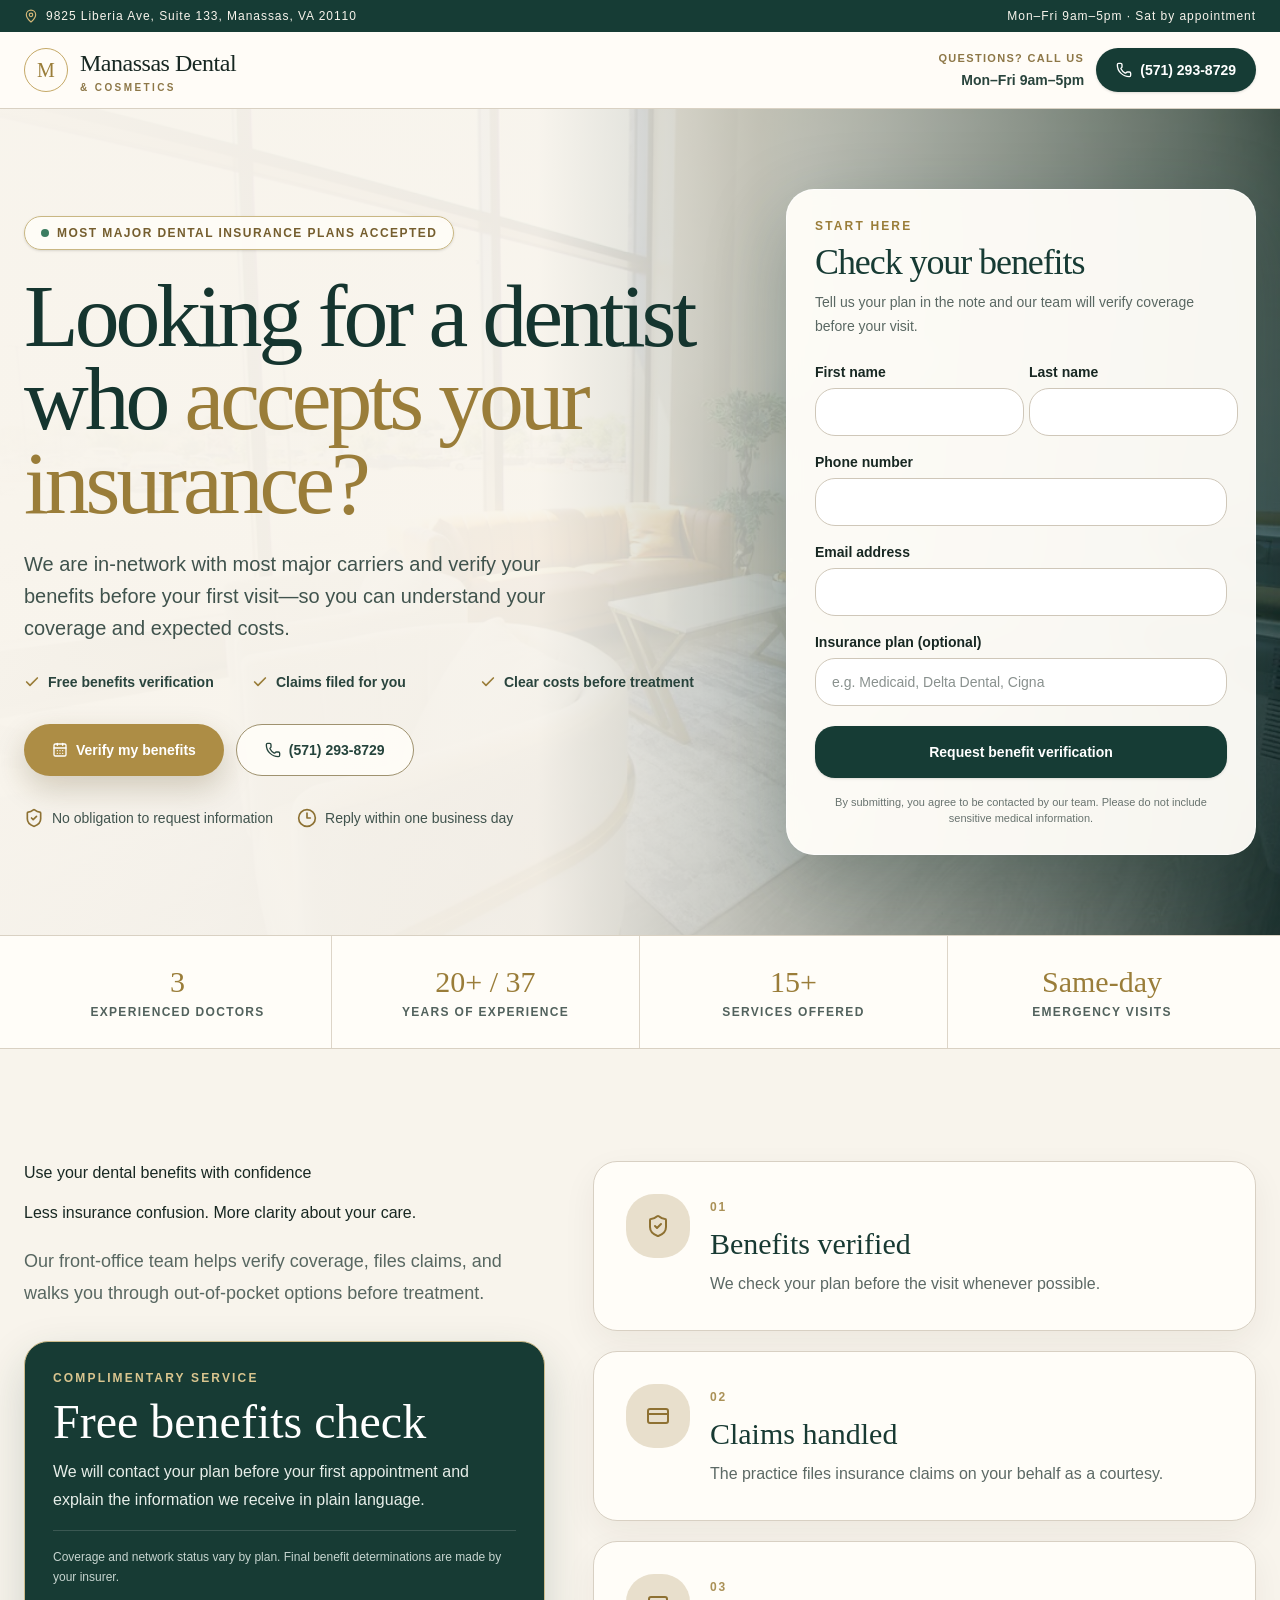
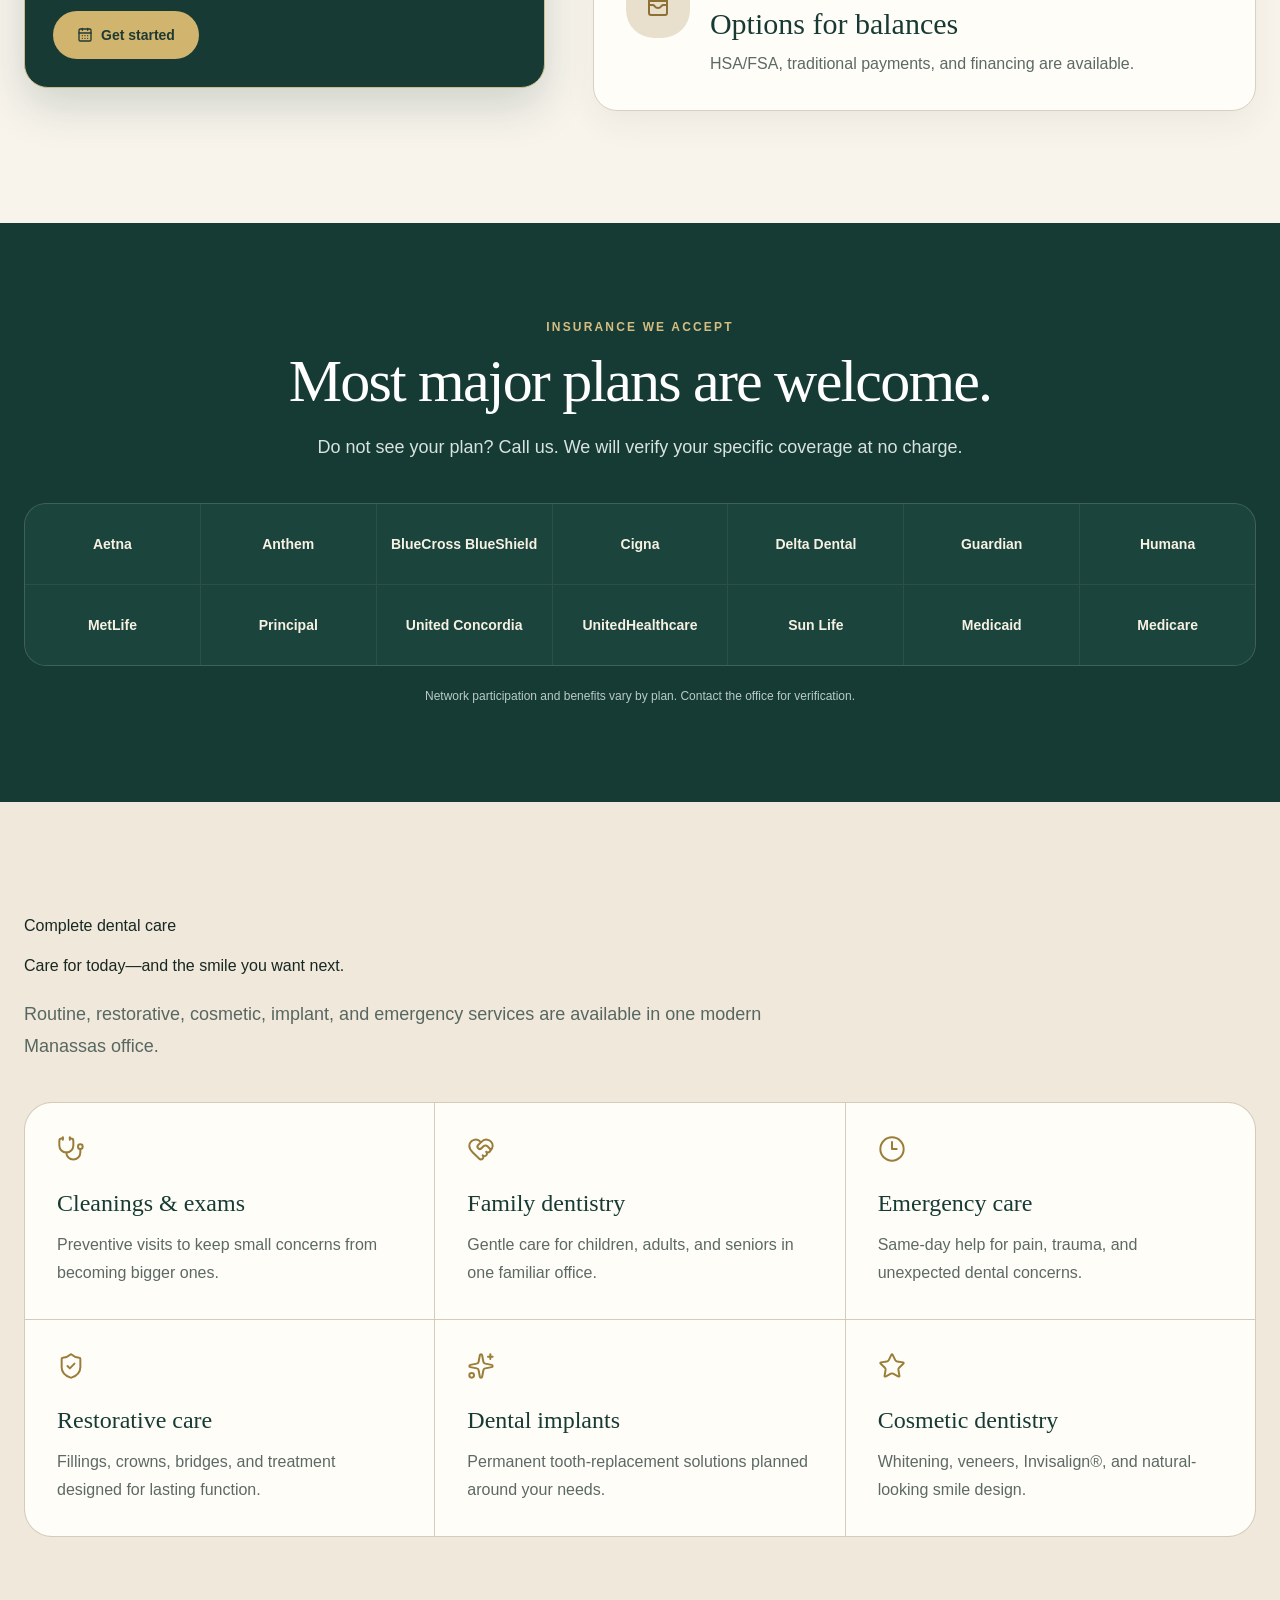
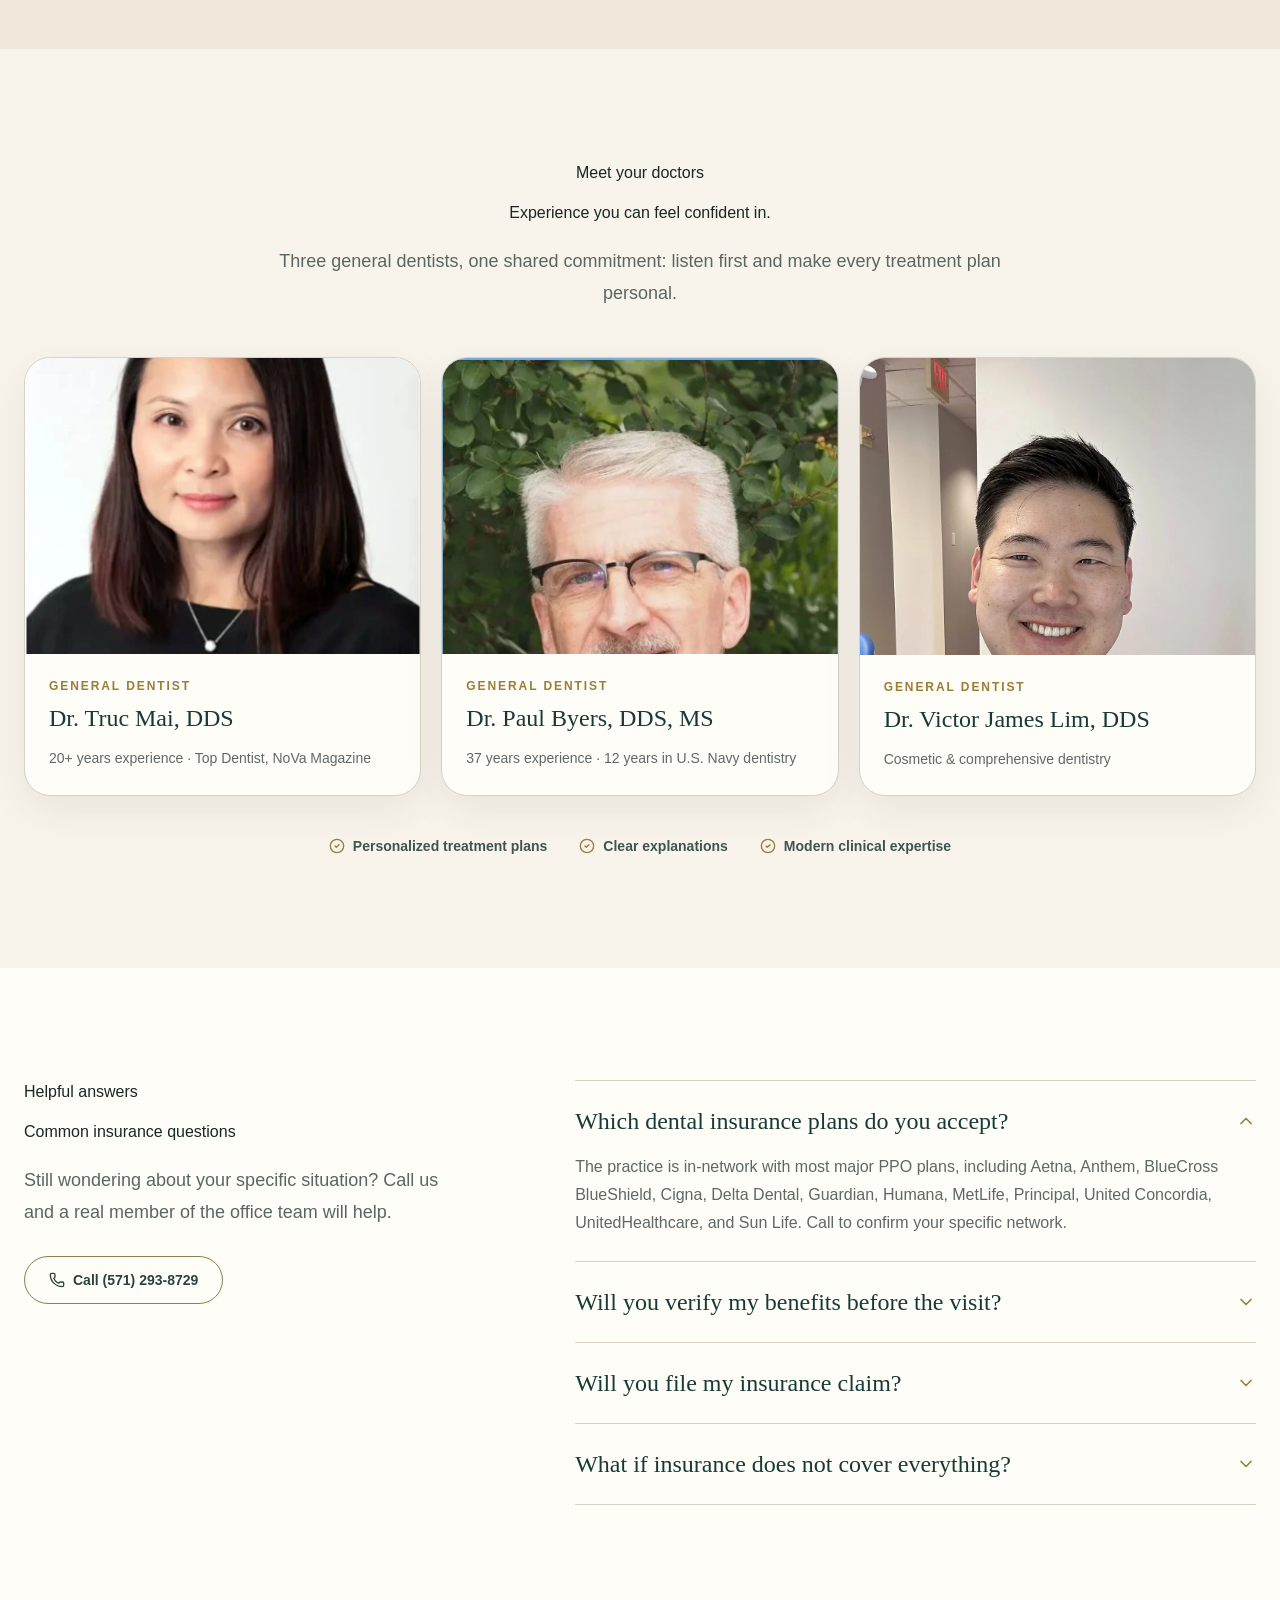
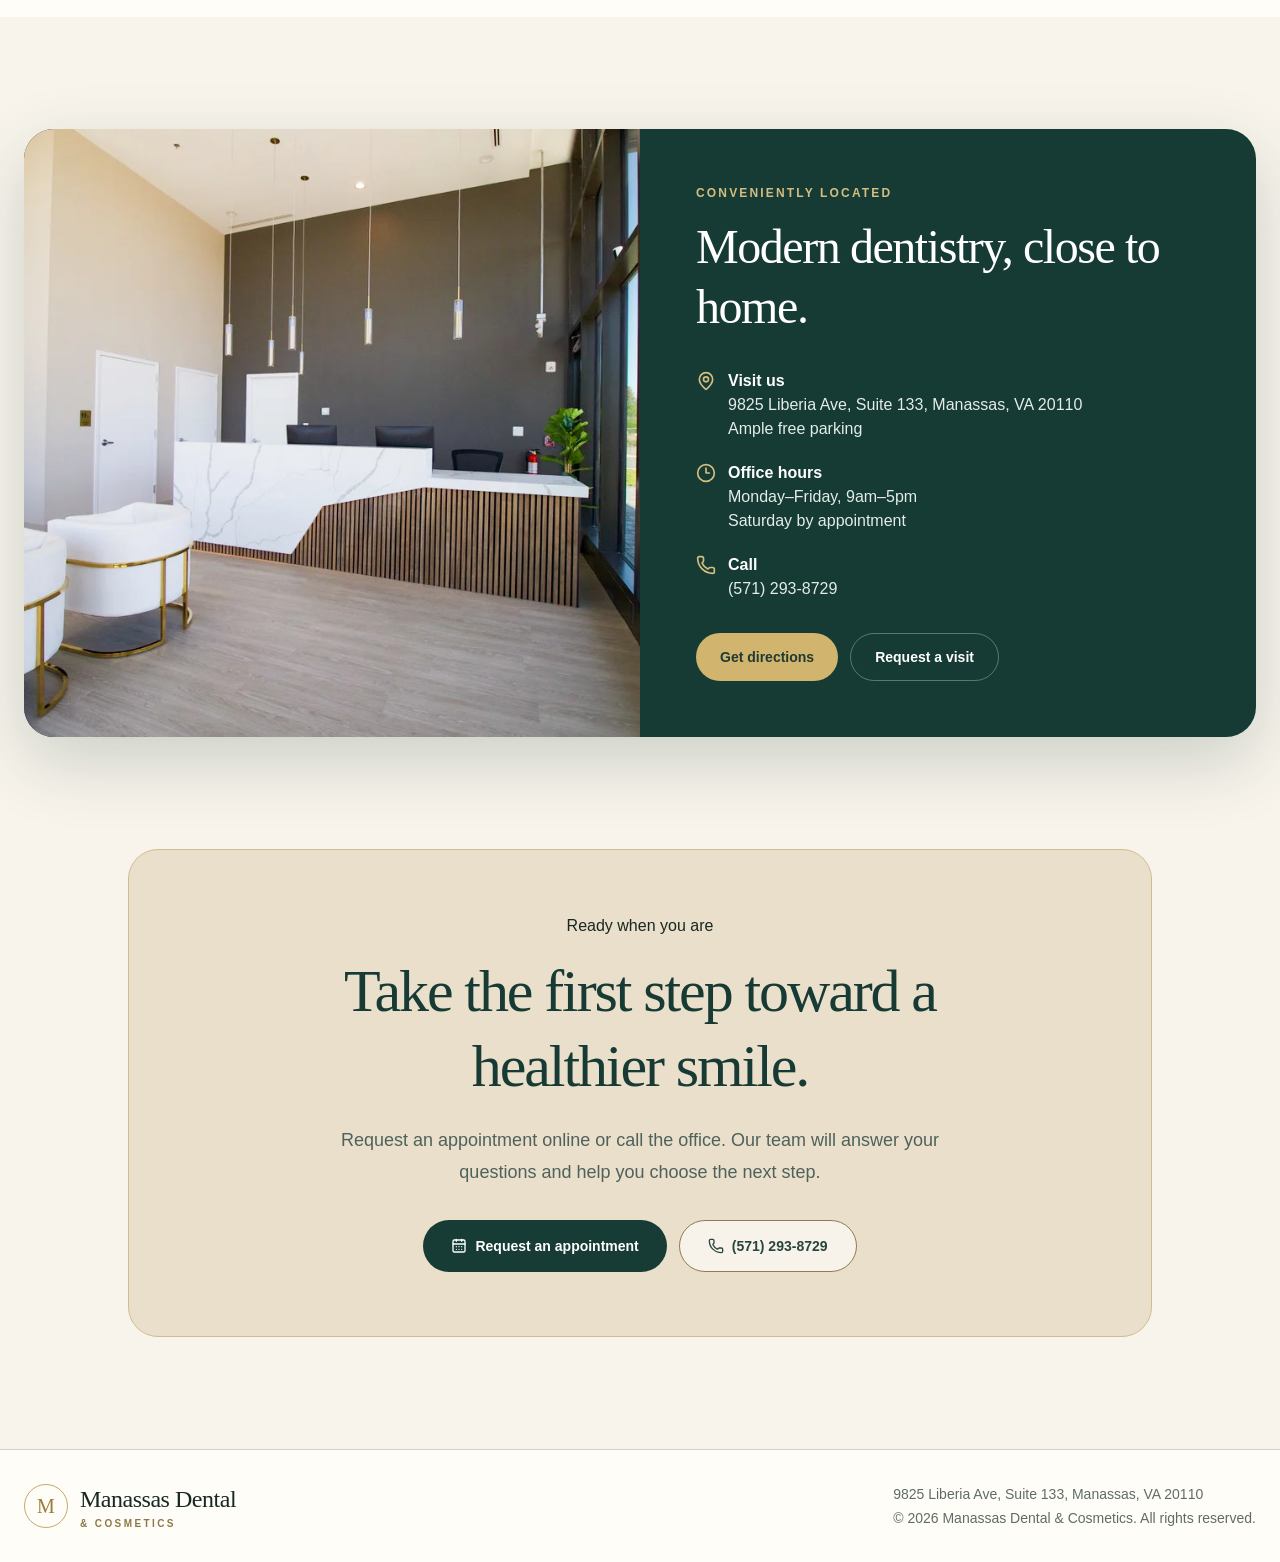
<file: insurance-dentist.html>
<!DOCTYPE html><html lang="en"><head><meta charSet="utf-8"/><meta name="viewport" content="width=device-width, initial-scale=1"/><link rel="preload" href="/images/waiting-area.webp" as="image"/><link rel="preload" href="/images/dr-mai.webp" as="image"/><link rel="preload" href="/images/dr-byers.webp" as="image"/><link rel="preload" href="/images/dr-lim.webp" as="image"/><link rel="preload" href="/images/reception-main.webp" as="image"/><link rel="stylesheet" href="/_next/static/css/index.DUYku6qP.css" data-rsc-css-href="/_next/static/css/index.DUYku6qP.css" data-precedence="vite-rsc/importer-resources"/><link rel="modulepreload" fetchPriority="low" href="/_next/static/chunks/index-q9cJ2VDC.js"/><script src="/_next/static/chunks/rolldown-runtime-C60lm6uB.js" type="module" async=""></script><script src="/_next/static/chunks/framework-D_rUT4EX.js" type="module" async=""></script><link rel="modulepreload" href="/_next/static/chunks/layout-segment-context-BmFzz-SH.js" crossorigin=""/><link rel="modulepreload" href="/_next/static/chunks/Icon-BFIcK819.js" crossorigin=""/><title>Dentist Who Accepts Insurance in Manassas | Free Benefits Check</title><meta name="description" content="Most major dental insurance plans accepted in Manassas. Request complimentary benefit verification before your first visit."/><meta property="og:title" content="Dentist Who Accepts Insurance in Manassas | Free Benefits Check"/><meta property="og:description" content="Most major dental insurance plans accepted in Manassas. Request complimentary benefit verification before your first visit."/><meta property="og:url" content="https://dentistofmanassas.com/insurance-dentist"/><meta property="og:site_name" content="Manassas Dental &amp; Cosmetics"/><meta property="og:type" content="website"/><meta property="og:image" content="https://dentistofmanassas.com/og.jpg"/><meta property="og:image:width" content="1200"/><meta property="og:image:height" content="630"/><meta property="og:image:alt" content="Manassas Dental &amp; Cosmetics — Dentist in Manassas, VA"/><meta name="twitter:card" content="summary_large_image"/><meta name="twitter:title" content="Dentist Who Accepts Insurance in Manassas | Free Benefits Check"/><meta name="twitter:description" content="Most major dental insurance plans accepted in Manassas. Request complimentary benefit verification before your first visit."/><meta name="twitter:image" content="https://dentistofmanassas.com/og.jpg"/><link rel="canonical" href="https://dentistofmanassas.com/insurance-dentist"/><script>Object.assign(((self[Symbol.for("vinext.navigationRuntime")]??={bootstrap:{routeManifest:null},functions:{}}).bootstrap.rsc??={rsc:[]}),{params:{},nav:{"pathname":"/insurance-dentist","searchParams":[]}})</script><link rel="modulepreload" href="/_next/static/chunks/index-q9cJ2VDC.js" />
</head><body><main class="min-h-screen overflow-hidden bg-[#f8f4ec] pb-20 text-[#172722] md:pb-0"><div class="hidden bg-[#163c35] py-2 text-[#f8f4ec] md:block"><div class="mx-auto flex max-w-7xl items-center justify-between px-6 text-xs tracking-[0.08em]"><span class="flex items-center gap-2"><svg xmlns="http://www.w3.org/2000/svg" width="24" height="24" viewBox="0 0 24 24" fill="none" stroke="currentColor" stroke-width="2" stroke-linecap="round" stroke-linejoin="round" class="lucide lucide-map-pin size-3.5 text-[#d5b878]" aria-hidden="true"><path d="M20 10c0 4.993-5.539 10.193-7.399 11.799a1 1 0 0 1-1.202 0C9.539 20.193 4 14.993 4 10a8 8 0 0 1 16 0"></path><circle cx="12" cy="10" r="3"></circle></svg>9825 Liberia Ave, Suite 133, Manassas, VA 20110</span><span>Mon–Fri 9am–5pm · Sat by appointment</span></div></div><header class="border-b border-[#d9d1c3] bg-[#fffdf8]/95"><div class="mx-auto flex h-[76px] max-w-7xl items-center justify-between px-5 sm:px-6"><a href="#top" aria-label="Manassas Dental and Cosmetics home"><span class="flex items-center gap-3"><span class="grid size-11 place-items-center rounded-full border border-[#c5a967] text-[#9a7d39]"><span class="font-serif text-xl">M</span></span><span class="leading-none"><strong class="block font-serif text-xl font-medium tracking-[-0.02em] sm:text-2xl">Manassas Dental</strong><span class="mt-1 block text-[10px] font-semibold uppercase tracking-[0.24em] text-[#8d7747]">&amp; Cosmetics</span></span></span></a><div class="flex items-center gap-3"><span class="hidden text-right lg:block"><span class="block text-[11px] font-semibold uppercase tracking-[0.12em] text-[#8d7747]">Questions? Call us</span><span class="mt-1 block text-sm font-bold text-[#29443d]">Mon–Fri 9am–5pm</span></span><a href="tel:5712938729" class="inline-flex min-h-11 items-center gap-2 rounded-full bg-[#163c35] px-4 text-sm font-semibold text-white shadow-sm transition hover:bg-[#0d2d27] sm:px-5"><svg xmlns="http://www.w3.org/2000/svg" width="24" height="24" viewBox="0 0 24 24" fill="none" stroke="currentColor" stroke-width="2" stroke-linecap="round" stroke-linejoin="round" class="lucide lucide-phone size-4" aria-hidden="true"><path d="M13.832 16.568a1 1 0 0 0 1.213-.303l.355-.465A2 2 0 0 1 17 15h3a2 2 0 0 1 2 2v3a2 2 0 0 1-2 2A18 18 0 0 1 2 4a2 2 0 0 1 2-2h3a2 2 0 0 1 2 2v3a2 2 0 0 1-.8 1.6l-.468.351a1 1 0 0 0-.292 1.233 14 14 0 0 0 6.392 6.384"></path></svg><span class="hidden sm:inline">(571) 293-8729</span><span class="sm:hidden">Call now</span></a></div></div></header><section id="top" class="relative isolate overflow-hidden"><img src="/images/waiting-area.webp" alt="Bright, comfortable waiting area at Manassas Dental &amp; Cosmetics" class="absolute inset-0 -z-20 h-full w-full object-cover object-center"/><div class="absolute inset-0 -z-10 bg-[linear-gradient(90deg,rgba(248,244,236,0.99)_0%,rgba(248,244,236,0.95)_42%,rgba(18,47,41,0.62)_100%)]"></div><div class="mx-auto grid max-w-7xl gap-10 px-5 py-12 sm:px-6 sm:py-16 lg:grid-cols-[1.16fr_0.84fr] lg:items-center lg:py-20"><div class="max-w-2xl"><div class="mb-6 inline-flex items-center gap-2 rounded-full border border-[#c9b783] bg-[#fffdf8]/90 px-4 py-2 text-xs font-bold uppercase tracking-[0.12em] text-[#755e2e] shadow-sm"><span class="size-2 rounded-full bg-[#3b7c60]"></span>Most major dental insurance plans accepted</div><h1 class="max-w-[800px] font-serif text-[clamp(3rem,7vw,5.65rem)] font-medium leading-[0.93] tracking-[-0.045em] text-[#15352f]">Looking for a dentist who<!-- --> <span class="text-[#9a7d39]">accepts your insurance?</span></h1><p class="mt-6 max-w-xl text-lg leading-8 text-[#40534d] sm:text-xl">We are in-network with most major carriers and verify your benefits before your first visit—so you can understand your coverage and expected costs.</p><div class="mt-7 grid gap-3 text-sm font-semibold text-[#29443d] sm:grid-cols-3"><span class="flex items-center gap-2"><svg xmlns="http://www.w3.org/2000/svg" width="24" height="24" viewBox="0 0 24 24" fill="none" stroke="currentColor" stroke-width="2.5" stroke-linecap="round" stroke-linejoin="round" class="lucide lucide-check size-4 shrink-0 text-[#9a7d39]" aria-hidden="true"><path d="M20 6 9 17l-5-5"></path></svg>Free benefits verification</span><span class="flex items-center gap-2"><svg xmlns="http://www.w3.org/2000/svg" width="24" height="24" viewBox="0 0 24 24" fill="none" stroke="currentColor" stroke-width="2.5" stroke-linecap="round" stroke-linejoin="round" class="lucide lucide-check size-4 shrink-0 text-[#9a7d39]" aria-hidden="true"><path d="M20 6 9 17l-5-5"></path></svg>Claims filed for you</span><span class="flex items-center gap-2"><svg xmlns="http://www.w3.org/2000/svg" width="24" height="24" viewBox="0 0 24 24" fill="none" stroke="currentColor" stroke-width="2.5" stroke-linecap="round" stroke-linejoin="round" class="lucide lucide-check size-4 shrink-0 text-[#9a7d39]" aria-hidden="true"><path d="M20 6 9 17l-5-5"></path></svg>Clear costs before treatment</span></div><div class="mt-8 flex flex-col gap-3 sm:flex-row"><a href="#appointment" class="inline-flex min-h-13 items-center justify-center gap-2 rounded-full bg-[#ad8d45] px-7 text-sm font-bold text-white shadow-[0_12px_30px_rgba(79,57,13,0.22)] transition hover:bg-[#967738]"><svg xmlns="http://www.w3.org/2000/svg" width="24" height="24" viewBox="0 0 24 24" fill="none" stroke="currentColor" stroke-width="2" stroke-linecap="round" stroke-linejoin="round" class="lucide lucide-calendar-days size-4" aria-hidden="true"><path d="M8 2v3"></path><path d="M16 2v3"></path><rect x="3" y="3" width="18" height="18" rx="2"></rect><path d="M3 9h18"></path><path d="M8 13h.01"></path><path d="M12 13h.01"></path><path d="M16 13h.01"></path><path d="M8 17h.01"></path><path d="M12 17h.01"></path><path d="M16 17h.01"></path></svg>Verify my benefits</a><a href="tel:5712938729" class="inline-flex min-h-13 items-center justify-center gap-2 rounded-full border border-[#9f926f] bg-[#fffdf8]/90 px-7 text-sm font-bold text-[#25443c] transition hover:bg-white"><svg xmlns="http://www.w3.org/2000/svg" width="24" height="24" viewBox="0 0 24 24" fill="none" stroke="currentColor" stroke-width="2" stroke-linecap="round" stroke-linejoin="round" class="lucide lucide-phone size-4" aria-hidden="true"><path d="M13.832 16.568a1 1 0 0 0 1.213-.303l.355-.465A2 2 0 0 1 17 15h3a2 2 0 0 1 2 2v3a2 2 0 0 1-2 2A18 18 0 0 1 2 4a2 2 0 0 1 2-2h3a2 2 0 0 1 2 2v3a2 2 0 0 1-.8 1.6l-.468.351a1 1 0 0 0-.292 1.233 14 14 0 0 0 6.392 6.384"></path></svg>(571) 293-8729</a></div><div class="mt-8 flex flex-wrap items-center gap-x-6 gap-y-3 text-sm text-[#40534d]"><span class="flex items-center gap-2"><svg xmlns="http://www.w3.org/2000/svg" width="24" height="24" viewBox="0 0 24 24" fill="none" stroke="currentColor" stroke-width="2" stroke-linecap="round" stroke-linejoin="round" class="lucide lucide-shield-check size-5 text-[#8d7133]" aria-hidden="true"><path d="M20 13c0 5-3.5 7.5-7.66 8.95a1 1 0 0 1-.67-.01C7.5 20.5 4 18 4 13V6a1 1 0 0 1 1-1c2 0 4.5-1.2 6.24-2.72a1.17 1.17 0 0 1 1.52 0C14.51 3.81 17 5 19 5a1 1 0 0 1 1 1z"></path><path d="m9 12 2 2 4-4"></path></svg>No obligation to request information</span><span class="flex items-center gap-2"><svg xmlns="http://www.w3.org/2000/svg" width="24" height="24" viewBox="0 0 24 24" fill="none" stroke="currentColor" stroke-width="2" stroke-linecap="round" stroke-linejoin="round" class="lucide lucide-clock3 lucide-clock-3 size-5 text-[#8d7133]" aria-hidden="true"><circle cx="12" cy="12" r="10"></circle><path d="M12 6v6h4"></path></svg>Reply within one business day</span></div></div><aside id="appointment" class="scroll-mt-6 rounded-[28px] border border-white/70 bg-[#fffdf8]/96 p-5 shadow-[0_26px_80px_rgba(15,42,35,0.28)] backdrop-blur sm:p-7 lg:ml-auto lg:max-w-[470px]"><p class="text-xs font-bold uppercase tracking-[0.18em] text-[#9a7d39]">Start here</p><h2 class="mt-2 font-serif text-4xl font-medium tracking-[-0.03em] text-[#173b34]">Check your benefits</h2><p class="mt-2 text-sm leading-6 text-[#5a6863]">Tell us your plan in the note and our team will verify coverage before your visit.</p><form class="mt-6 grid gap-4" action="https://www.manassasdentalandcosmetics.com/submit.php" method="POST"><input type="hidden" name="source" value="Google Ads – Insurance Accepted"/><input type="text" class="hidden" tabindex="-1" autoComplete="off" aria-hidden="true" name="company"/><div class="grid gap-4 sm:grid-cols-2"><label class="grid gap-1.5 text-sm font-semibold">First name<input required="" autoComplete="given-name" class="h-12 rounded-xl border border-[#cfc7b9] bg-white px-4 font-normal outline-none transition focus:border-[#8f7335] focus:ring-4 focus:ring-[#d7c18d]/25" name="fname"/></label><label class="grid gap-1.5 text-sm font-semibold">Last name<input required="" autoComplete="family-name" class="h-12 rounded-xl border border-[#cfc7b9] bg-white px-4 font-normal outline-none transition focus:border-[#8f7335] focus:ring-4 focus:ring-[#d7c18d]/25" name="lname"/></label></div><label class="grid gap-1.5 text-sm font-semibold">Phone number<input type="tel" required="" autoComplete="tel" inputMode="tel" class="h-12 rounded-xl border border-[#cfc7b9] bg-white px-4 font-normal outline-none transition focus:border-[#8f7335] focus:ring-4 focus:ring-[#d7c18d]/25" name="phone"/></label><label class="grid gap-1.5 text-sm font-semibold">Email address<input type="email" required="" autoComplete="email" class="h-12 rounded-xl border border-[#cfc7b9] bg-white px-4 font-normal outline-none transition focus:border-[#8f7335] focus:ring-4 focus:ring-[#d7c18d]/25" name="email"/></label><label class="grid gap-1.5 text-sm font-semibold">Insurance plan (optional)<input placeholder="e.g. Medicaid, Delta Dental, Cigna" class="h-12 rounded-xl border border-[#cfc7b9] bg-white px-4 font-normal outline-none transition placeholder:text-[#89918e] focus:border-[#8f7335] focus:ring-4 focus:ring-[#d7c18d]/25" name="preferred"/></label><input type="hidden" name="service" value="Insurance Verification"/><input type="hidden" name="patient_type" value="New Patient"/><textarea name="msg" class="hidden">Insurance acceptance / benefit verification landing page inquiry</textarea><button type="submit" class="mt-1 inline-flex min-h-13 items-center justify-center rounded-xl bg-[#163c35] px-6 text-sm font-bold text-white shadow-sm transition hover:bg-[#0d2d27] focus-visible:outline-none focus-visible:ring-4 focus-visible:ring-[#163c35]/25">Request benefit verification</button><p class="text-center text-[11px] leading-4 text-[#68736f]">By submitting, you agree to be contacted by our team. Please do not include sensitive medical information.</p></form></aside></div></section><section aria-label="Practice highlights" class="border-y border-[#d9d1c3] bg-[#fffdf8]"><div class="mx-auto grid max-w-7xl grid-cols-2 divide-x divide-y divide-[#ddd5c8] px-5 md:grid-cols-4 md:divide-y-0 lg:px-6"><div class="px-4 py-7 text-center"><strong class="block font-serif text-3xl font-medium text-[#9a7d39]">3</strong><span class="mt-1 block text-xs font-bold uppercase tracking-[0.11em] text-[#52625d]">Experienced doctors</span></div><div class="px-4 py-7 text-center"><strong class="block font-serif text-3xl font-medium text-[#9a7d39]">20+ / 37</strong><span class="mt-1 block text-xs font-bold uppercase tracking-[0.11em] text-[#52625d]">Years of experience</span></div><div class="px-4 py-7 text-center"><strong class="block font-serif text-3xl font-medium text-[#9a7d39]">15+</strong><span class="mt-1 block text-xs font-bold uppercase tracking-[0.11em] text-[#52625d]">Services offered</span></div><div class="px-4 py-7 text-center"><strong class="block font-serif text-3xl font-medium text-[#9a7d39]">Same-day</strong><span class="mt-1 block text-xs font-bold uppercase tracking-[0.11em] text-[#52625d]">Emergency visits</span></div></div></section><section class="px-5 py-20 sm:px-6 sm:py-28"><div class="mx-auto grid max-w-7xl gap-12 lg:grid-cols-[0.88fr_1.12fr] lg:items-start"><div class="lg:sticky lg:top-8"><p class="section-eyebrow">Use your dental benefits with confidence</p><h2 class="section-title mt-4">Less insurance confusion. More clarity about your care.</h2><p class="mt-5 max-w-xl text-lg leading-8 text-[#586761]">Our front-office team helps verify coverage, files claims, and walks you through out-of-pocket options before treatment.</p><div class="mt-8 rounded-[24px] border border-[#cdbb8b] bg-[#173b34] p-6 text-white shadow-[0_18px_45px_rgba(23,59,52,0.18)] sm:p-7"><p class="text-xs font-bold uppercase tracking-[0.18em] text-[#d9c58f]">Complimentary service</p><p class="mt-3 font-serif text-4xl font-medium text-white sm:text-5xl">Free benefits check</p><p class="mt-3 leading-7 text-[#e7eee9]">We will contact your plan before your first appointment and explain the information we receive in plain language.</p><p class="mt-4 border-t border-white/15 pt-4 text-xs leading-5 text-[#c6d4cf]">Coverage and network status vary by plan. Final benefit determinations are made by your insurer.</p><a href="#appointment" class="mt-6 inline-flex min-h-12 items-center justify-center gap-2 rounded-full bg-[#d1b46d] px-6 text-sm font-bold text-[#203a33] transition hover:bg-[#e0c784]"><svg xmlns="http://www.w3.org/2000/svg" width="24" height="24" viewBox="0 0 24 24" fill="none" stroke="currentColor" stroke-width="2" stroke-linecap="round" stroke-linejoin="round" class="lucide lucide-calendar-days size-4" aria-hidden="true"><path d="M8 2v3"></path><path d="M16 2v3"></path><rect x="3" y="3" width="18" height="18" rx="2"></rect><path d="M3 9h18"></path><path d="M8 13h.01"></path><path d="M12 13h.01"></path><path d="M16 13h.01"></path><path d="M8 17h.01"></path><path d="M12 17h.01"></path><path d="M16 17h.01"></path></svg>Get started</a></div></div><div class="grid gap-5"><article class="group grid gap-5 rounded-[24px] border border-[#d8d0c3] bg-[#fffdf8] p-6 shadow-[0_12px_34px_rgba(47,39,24,0.06)] transition hover:-translate-y-1 hover:shadow-[0_18px_44px_rgba(47,39,24,0.1)] sm:grid-cols-[64px_1fr] sm:p-8"><span class="grid size-16 place-items-center rounded-2xl bg-[#e8dfcc] text-[#8e7132]"><svg xmlns="http://www.w3.org/2000/svg" width="24" height="24" viewBox="0 0 24 24" fill="none" stroke="currentColor" stroke-width="2" stroke-linecap="round" stroke-linejoin="round" class="lucide lucide-shield-check size-6" aria-hidden="true"><path d="M20 13c0 5-3.5 7.5-7.66 8.95a1 1 0 0 1-.67-.01C7.5 20.5 4 18 4 13V6a1 1 0 0 1 1-1c2 0 4.5-1.2 6.24-2.72a1.17 1.17 0 0 1 1.52 0C14.51 3.81 17 5 19 5a1 1 0 0 1 1 1z"></path><path d="m9 12 2 2 4-4"></path></svg></span><div><span class="text-xs font-bold uppercase tracking-[0.16em] text-[#aa9157]">0<!-- -->1</span><h3 class="mt-2 font-serif text-3xl font-medium text-[#183a33]">Benefits verified</h3><p class="mt-2 leading-7 text-[#5c6965]">We check your plan before the visit whenever possible.</p></div></article><article class="group grid gap-5 rounded-[24px] border border-[#d8d0c3] bg-[#fffdf8] p-6 shadow-[0_12px_34px_rgba(47,39,24,0.06)] transition hover:-translate-y-1 hover:shadow-[0_18px_44px_rgba(47,39,24,0.1)] sm:grid-cols-[64px_1fr] sm:p-8"><span class="grid size-16 place-items-center rounded-2xl bg-[#e8dfcc] text-[#8e7132]"><svg xmlns="http://www.w3.org/2000/svg" width="24" height="24" viewBox="0 0 24 24" fill="none" stroke="currentColor" stroke-width="2" stroke-linecap="round" stroke-linejoin="round" class="lucide lucide-credit-card size-6" aria-hidden="true"><rect width="20" height="14" x="2" y="5" rx="2"></rect><line x1="2" x2="22" y1="10" y2="10"></line></svg></span><div><span class="text-xs font-bold uppercase tracking-[0.16em] text-[#aa9157]">0<!-- -->2</span><h3 class="mt-2 font-serif text-3xl font-medium text-[#183a33]">Claims handled</h3><p class="mt-2 leading-7 text-[#5c6965]">The practice files insurance claims on your behalf as a courtesy.</p></div></article><article class="group grid gap-5 rounded-[24px] border border-[#d8d0c3] bg-[#fffdf8] p-6 shadow-[0_12px_34px_rgba(47,39,24,0.06)] transition hover:-translate-y-1 hover:shadow-[0_18px_44px_rgba(47,39,24,0.1)] sm:grid-cols-[64px_1fr] sm:p-8"><span class="grid size-16 place-items-center rounded-2xl bg-[#e8dfcc] text-[#8e7132]"><svg xmlns="http://www.w3.org/2000/svg" width="24" height="24" viewBox="0 0 24 24" fill="none" stroke="currentColor" stroke-width="2" stroke-linecap="round" stroke-linejoin="round" class="lucide lucide-wallet-cards size-6" aria-hidden="true"><path d="M3 11h3.75a2 2 0 0 1 1.6.8l.45.6a4 4 0 0 0 6.4 0l.45-.6a2 2 0 0 1 1.6-.8H21"></path><path d="M3 7h18"></path><rect x="3" y="3" width="18" height="18" rx="2"></rect></svg></span><div><span class="text-xs font-bold uppercase tracking-[0.16em] text-[#aa9157]">0<!-- -->3</span><h3 class="mt-2 font-serif text-3xl font-medium text-[#183a33]">Options for balances</h3><p class="mt-2 leading-7 text-[#5c6965]">HSA/FSA, traditional payments, and financing are available.</p></div></article></div></div></section><section class="bg-[#153b34] px-5 py-20 text-white sm:px-6 sm:py-24"><div class="mx-auto max-w-7xl"><div class="mx-auto max-w-3xl text-center"><p class="text-xs font-bold uppercase tracking-[0.18em] text-[#d5bd82]">Insurance we accept</p><h2 class="mt-4 font-serif text-4xl font-medium tracking-[-0.03em] sm:text-6xl">Most major plans are welcome.</h2><p class="mt-5 text-lg leading-8 text-[#d8e3de]">Do not see your plan? Call us. We will verify your specific coverage at no charge.</p></div><div class="mt-10 grid grid-cols-2 gap-px overflow-hidden rounded-[22px] border border-white/10 bg-white/10 sm:grid-cols-3 lg:grid-cols-7"><div class="grid min-h-20 place-items-center bg-[#1b443c] px-3 text-center text-sm font-bold text-[#f7f1e4]">Aetna</div><div class="grid min-h-20 place-items-center bg-[#1b443c] px-3 text-center text-sm font-bold text-[#f7f1e4]">Anthem</div><div class="grid min-h-20 place-items-center bg-[#1b443c] px-3 text-center text-sm font-bold text-[#f7f1e4]">BlueCross BlueShield</div><div class="grid min-h-20 place-items-center bg-[#1b443c] px-3 text-center text-sm font-bold text-[#f7f1e4]">Cigna</div><div class="grid min-h-20 place-items-center bg-[#1b443c] px-3 text-center text-sm font-bold text-[#f7f1e4]">Delta Dental</div><div class="grid min-h-20 place-items-center bg-[#1b443c] px-3 text-center text-sm font-bold text-[#f7f1e4]">Guardian</div><div class="grid min-h-20 place-items-center bg-[#1b443c] px-3 text-center text-sm font-bold text-[#f7f1e4]">Humana</div><div class="grid min-h-20 place-items-center bg-[#1b443c] px-3 text-center text-sm font-bold text-[#f7f1e4]">MetLife</div><div class="grid min-h-20 place-items-center bg-[#1b443c] px-3 text-center text-sm font-bold text-[#f7f1e4]">Principal</div><div class="grid min-h-20 place-items-center bg-[#1b443c] px-3 text-center text-sm font-bold text-[#f7f1e4]">United Concordia</div><div class="grid min-h-20 place-items-center bg-[#1b443c] px-3 text-center text-sm font-bold text-[#f7f1e4]">UnitedHealthcare</div><div class="grid min-h-20 place-items-center bg-[#1b443c] px-3 text-center text-sm font-bold text-[#f7f1e4]">Sun Life</div><div class="grid min-h-20 place-items-center bg-[#1b443c] px-3 text-center text-sm font-bold text-[#f7f1e4]">Medicaid</div><div class="grid min-h-20 place-items-center bg-[#1b443c] px-3 text-center text-sm font-bold text-[#f7f1e4]">Medicare</div></div><p class="mt-5 text-center text-xs leading-5 text-[#b9cbc5]">Network participation and benefits vary by plan. Contact the office for verification.</p></div></section><section class="bg-[#efe8db] px-5 py-20 sm:px-6 sm:py-28"><div class="mx-auto max-w-7xl"><div class="max-w-3xl"><p class="section-eyebrow">Complete dental care</p><h2 class="section-title mt-4">Care for today—and the smile you want next.</h2><p class="mt-5 text-lg leading-8 text-[#586761]">Routine, restorative, cosmetic, implant, and emergency services are available in one modern Manassas office.</p></div><div class="mt-10 grid gap-px overflow-hidden rounded-[28px] border border-[#d4cbbb] bg-[#d4cbbb] sm:grid-cols-2 lg:grid-cols-3"><article class="bg-[#fffdf8] p-7 sm:p-8"><svg xmlns="http://www.w3.org/2000/svg" width="24" height="24" viewBox="0 0 24 24" fill="none" stroke="currentColor" stroke-width="1.7" stroke-linecap="round" stroke-linejoin="round" class="lucide lucide-stethoscope size-7 text-[#9a7d39]" aria-hidden="true"><path d="M11 2v2"></path><path d="M5 2v2"></path><path d="M5 3H4a2 2 0 0 0-2 2v4a6 6 0 0 0 12 0V5a2 2 0 0 0-2-2h-1"></path><path d="M8 15a6 6 0 0 0 12 0v-3"></path><circle cx="20" cy="10" r="2"></circle></svg><h3 class="mt-6 font-serif text-2xl font-medium text-[#173b34]">Cleanings &amp; exams</h3><p class="mt-3 leading-7 text-[#5c6965]">Preventive visits to keep small concerns from becoming bigger ones.</p></article><article class="bg-[#fffdf8] p-7 sm:p-8"><svg xmlns="http://www.w3.org/2000/svg" width="24" height="24" viewBox="0 0 24 24" fill="none" stroke="currentColor" stroke-width="1.7" stroke-linecap="round" stroke-linejoin="round" class="lucide lucide-heart-handshake size-7 text-[#9a7d39]" aria-hidden="true"><path d="M19.414 14.414C21 12.828 22 11.5 22 9.5a5.5 5.5 0 0 0-9.591-3.676.6.6 0 0 1-.818.001A5.5 5.5 0 0 0 2 9.5c0 2.3 1.5 4 3 5.5l5.535 5.362a2 2 0 0 0 2.879.052 2.12 2.12 0 0 0-.004-3 2.124 2.124 0 1 0 3-3 2.124 2.124 0 0 0 3.004 0 2 2 0 0 0 0-2.828l-1.881-1.882a2.41 2.41 0 0 0-3.409 0l-1.71 1.71a2 2 0 0 1-2.828 0 2 2 0 0 1 0-2.828l2.823-2.762"></path></svg><h3 class="mt-6 font-serif text-2xl font-medium text-[#173b34]">Family dentistry</h3><p class="mt-3 leading-7 text-[#5c6965]">Gentle care for children, adults, and seniors in one familiar office.</p></article><article class="bg-[#fffdf8] p-7 sm:p-8"><svg xmlns="http://www.w3.org/2000/svg" width="24" height="24" viewBox="0 0 24 24" fill="none" stroke="currentColor" stroke-width="1.7" stroke-linecap="round" stroke-linejoin="round" class="lucide lucide-clock3 lucide-clock-3 size-7 text-[#9a7d39]" aria-hidden="true"><circle cx="12" cy="12" r="10"></circle><path d="M12 6v6h4"></path></svg><h3 class="mt-6 font-serif text-2xl font-medium text-[#173b34]">Emergency care</h3><p class="mt-3 leading-7 text-[#5c6965]">Same-day help for pain, trauma, and unexpected dental concerns.</p></article><article class="bg-[#fffdf8] p-7 sm:p-8"><svg xmlns="http://www.w3.org/2000/svg" width="24" height="24" viewBox="0 0 24 24" fill="none" stroke="currentColor" stroke-width="1.7" stroke-linecap="round" stroke-linejoin="round" class="lucide lucide-shield-check size-7 text-[#9a7d39]" aria-hidden="true"><path d="M20 13c0 5-3.5 7.5-7.66 8.95a1 1 0 0 1-.67-.01C7.5 20.5 4 18 4 13V6a1 1 0 0 1 1-1c2 0 4.5-1.2 6.24-2.72a1.17 1.17 0 0 1 1.52 0C14.51 3.81 17 5 19 5a1 1 0 0 1 1 1z"></path><path d="m9 12 2 2 4-4"></path></svg><h3 class="mt-6 font-serif text-2xl font-medium text-[#173b34]">Restorative care</h3><p class="mt-3 leading-7 text-[#5c6965]">Fillings, crowns, bridges, and treatment designed for lasting function.</p></article><article class="bg-[#fffdf8] p-7 sm:p-8"><svg xmlns="http://www.w3.org/2000/svg" width="24" height="24" viewBox="0 0 24 24" fill="none" stroke="currentColor" stroke-width="1.7" stroke-linecap="round" stroke-linejoin="round" class="lucide lucide-sparkles size-7 text-[#9a7d39]" aria-hidden="true"><path d="M11.017 2.814a1 1 0 0 1 1.966 0l1.051 5.558a2 2 0 0 0 1.594 1.594l5.558 1.051a1 1 0 0 1 0 1.966l-5.558 1.051a2 2 0 0 0-1.594 1.594l-1.051 5.558a1 1 0 0 1-1.966 0l-1.051-5.558a2 2 0 0 0-1.594-1.594l-5.558-1.051a1 1 0 0 1 0-1.966l5.558-1.051a2 2 0 0 0 1.594-1.594z"></path><path d="M20 2v4"></path><path d="M22 4h-4"></path><circle cx="4" cy="20" r="2"></circle></svg><h3 class="mt-6 font-serif text-2xl font-medium text-[#173b34]">Dental implants</h3><p class="mt-3 leading-7 text-[#5c6965]">Permanent tooth-replacement solutions planned around your needs.</p></article><article class="bg-[#fffdf8] p-7 sm:p-8"><svg xmlns="http://www.w3.org/2000/svg" width="24" height="24" viewBox="0 0 24 24" fill="none" stroke="currentColor" stroke-width="1.7" stroke-linecap="round" stroke-linejoin="round" class="lucide lucide-star size-7 text-[#9a7d39]" aria-hidden="true"><path d="M11.525 2.295a.53.53 0 0 1 .95 0l2.31 4.679a2.123 2.123 0 0 0 1.595 1.16l5.166.756a.53.53 0 0 1 .294.904l-3.736 3.638a2.123 2.123 0 0 0-.611 1.878l.882 5.14a.53.53 0 0 1-.771.56l-4.618-2.428a2.122 2.122 0 0 0-1.973 0L6.396 21.01a.53.53 0 0 1-.77-.56l.881-5.139a2.122 2.122 0 0 0-.611-1.879L2.16 9.795a.53.53 0 0 1 .294-.906l5.165-.755a2.122 2.122 0 0 0 1.597-1.16z"></path></svg><h3 class="mt-6 font-serif text-2xl font-medium text-[#173b34]">Cosmetic dentistry</h3><p class="mt-3 leading-7 text-[#5c6965]">Whitening, veneers, Invisalign®, and natural-looking smile design.</p></article></div></div></section><section class="px-5 py-20 sm:px-6 sm:py-28"><div class="mx-auto max-w-7xl"><div class="mx-auto max-w-3xl text-center"><p class="section-eyebrow">Meet your doctors</p><h2 class="section-title mt-4">Experience you can feel confident in.</h2><p class="mt-5 text-lg leading-8 text-[#586761]">Three general dentists, one shared commitment: listen first and make every treatment plan personal.</p></div><div class="mt-12 grid gap-5 md:grid-cols-3"><article class="overflow-hidden rounded-[26px] border border-[#d9d1c3] bg-[#fffdf8] shadow-[0_14px_40px_rgba(47,39,24,0.08)]"><div class="aspect-[4/3] overflow-hidden bg-[#ece8e1]"><img src="/images/dr-mai.webp" alt="Dr. Truc Mai, DDS" class="h-full w-full object-cover object-center transition duration-500 hover:scale-[1.03]"/></div><div class="p-6"><p class="text-xs font-bold uppercase tracking-[0.16em] text-[#9a7d39]">General dentist</p><h3 class="mt-2 font-serif text-2xl font-medium text-[#173b34]">Dr. Truc Mai, DDS</h3><p class="mt-3 text-sm leading-6 text-[#5e6a66]">20+ years experience · Top Dentist, NoVa Magazine</p></div></article><article class="overflow-hidden rounded-[26px] border border-[#d9d1c3] bg-[#fffdf8] shadow-[0_14px_40px_rgba(47,39,24,0.08)]"><div class="aspect-[4/3] overflow-hidden bg-[#ece8e1]"><img src="/images/dr-byers.webp" alt="Dr. Paul Byers, DDS, MS" class="h-full w-full object-cover object-top transition duration-500 hover:scale-[1.03]"/></div><div class="p-6"><p class="text-xs font-bold uppercase tracking-[0.16em] text-[#9a7d39]">General dentist</p><h3 class="mt-2 font-serif text-2xl font-medium text-[#173b34]">Dr. Paul Byers, DDS, MS</h3><p class="mt-3 text-sm leading-6 text-[#5e6a66]">37 years experience · 12 years in U.S. Navy dentistry</p></div></article><article class="overflow-hidden rounded-[26px] border border-[#d9d1c3] bg-[#fffdf8] shadow-[0_14px_40px_rgba(47,39,24,0.08)]"><div class="aspect-[4/3] overflow-hidden bg-[#ece8e1]"><img src="/images/dr-lim.webp" alt="Dr. Victor James Lim, DDS" class="h-full w-full object-cover object-top transition duration-500 hover:scale-[1.03]"/></div><div class="p-6"><p class="text-xs font-bold uppercase tracking-[0.16em] text-[#9a7d39]">General dentist</p><h3 class="mt-2 font-serif text-2xl font-medium text-[#173b34]">Dr. Victor James Lim, DDS</h3><p class="mt-3 text-sm leading-6 text-[#5e6a66]">Cosmetic &amp; comprehensive dentistry</p></div></article></div><div class="mt-10 flex flex-wrap justify-center gap-x-8 gap-y-3 text-sm font-semibold text-[#3e554e]"><span class="flex items-center gap-2"><svg xmlns="http://www.w3.org/2000/svg" width="24" height="24" viewBox="0 0 24 24" fill="none" stroke="currentColor" stroke-width="2" stroke-linecap="round" stroke-linejoin="round" class="lucide lucide-circle-check size-4 text-[#9a7d39]" aria-hidden="true"><circle cx="12" cy="12" r="10"></circle><path d="m9 12 2 2 4-4"></path></svg>Personalized treatment plans</span><span class="flex items-center gap-2"><svg xmlns="http://www.w3.org/2000/svg" width="24" height="24" viewBox="0 0 24 24" fill="none" stroke="currentColor" stroke-width="2" stroke-linecap="round" stroke-linejoin="round" class="lucide lucide-circle-check size-4 text-[#9a7d39]" aria-hidden="true"><circle cx="12" cy="12" r="10"></circle><path d="m9 12 2 2 4-4"></path></svg>Clear explanations</span><span class="flex items-center gap-2"><svg xmlns="http://www.w3.org/2000/svg" width="24" height="24" viewBox="0 0 24 24" fill="none" stroke="currentColor" stroke-width="2" stroke-linecap="round" stroke-linejoin="round" class="lucide lucide-circle-check size-4 text-[#9a7d39]" aria-hidden="true"><circle cx="12" cy="12" r="10"></circle><path d="m9 12 2 2 4-4"></path></svg>Modern clinical expertise</span></div></div></section><section class="bg-[#fffdf8] px-5 py-20 sm:px-6 sm:py-28"><div class="mx-auto grid max-w-7xl gap-12 lg:grid-cols-[0.85fr_1.15fr] lg:items-start"><div><p class="section-eyebrow">Helpful answers</p><h2 class="section-title mt-4">Common insurance questions</h2><p class="mt-5 max-w-md text-lg leading-8 text-[#586761]">Still wondering about your specific situation? Call us and a real member of the office team will help.</p><a href="tel:5712938729" class="mt-7 inline-flex min-h-12 items-center justify-center gap-2 rounded-full border border-[#8f7c50] px-6 text-sm font-bold text-[#28453e] transition hover:bg-[#f2ecdf]"><svg xmlns="http://www.w3.org/2000/svg" width="24" height="24" viewBox="0 0 24 24" fill="none" stroke="currentColor" stroke-width="2" stroke-linecap="round" stroke-linejoin="round" class="lucide lucide-phone size-4" aria-hidden="true"><path d="M13.832 16.568a1 1 0 0 0 1.213-.303l.355-.465A2 2 0 0 1 17 15h3a2 2 0 0 1 2 2v3a2 2 0 0 1-2 2A18 18 0 0 1 2 4a2 2 0 0 1 2-2h3a2 2 0 0 1 2 2v3a2 2 0 0 1-.8 1.6l-.468.351a1 1 0 0 0-.292 1.233 14 14 0 0 0 6.392 6.384"></path></svg>Call <!-- -->(571) 293-8729</a></div><div class="divide-y divide-[#d9d1c3] border-y border-[#d9d1c3]"><details class="group py-6" open=""><summary class="flex cursor-pointer list-none items-center justify-between gap-5 font-serif text-xl font-medium text-[#173b34] sm:text-2xl">Which dental insurance plans do you accept?<svg xmlns="http://www.w3.org/2000/svg" width="24" height="24" viewBox="0 0 24 24" fill="none" stroke="currentColor" stroke-width="2" stroke-linecap="round" stroke-linejoin="round" class="lucide lucide-chevron-down size-5 shrink-0 text-[#9a7d39] transition group-open:rotate-180" aria-hidden="true"><path d="m6 9 6 6 6-6"></path></svg></summary><p class="max-w-2xl pt-4 leading-7 text-[#5c6965]">The practice is in-network with most major PPO plans, including Aetna, Anthem, BlueCross BlueShield, Cigna, Delta Dental, Guardian, Humana, MetLife, Principal, United Concordia, UnitedHealthcare, and Sun Life. Call to confirm your specific network.</p></details><details class="group py-6"><summary class="flex cursor-pointer list-none items-center justify-between gap-5 font-serif text-xl font-medium text-[#173b34] sm:text-2xl">Will you verify my benefits before the visit?<svg xmlns="http://www.w3.org/2000/svg" width="24" height="24" viewBox="0 0 24 24" fill="none" stroke="currentColor" stroke-width="2" stroke-linecap="round" stroke-linejoin="round" class="lucide lucide-chevron-down size-5 shrink-0 text-[#9a7d39] transition group-open:rotate-180" aria-hidden="true"><path d="m6 9 6 6 6-6"></path></svg></summary><p class="max-w-2xl pt-4 leading-7 text-[#5c6965]">Yes. The team can verify your plan before your first appointment so you have a clearer picture of coverage and expected cost.</p></details><details class="group py-6"><summary class="flex cursor-pointer list-none items-center justify-between gap-5 font-serif text-xl font-medium text-[#173b34] sm:text-2xl">Will you file my insurance claim?<svg xmlns="http://www.w3.org/2000/svg" width="24" height="24" viewBox="0 0 24 24" fill="none" stroke="currentColor" stroke-width="2" stroke-linecap="round" stroke-linejoin="round" class="lucide lucide-chevron-down size-5 shrink-0 text-[#9a7d39] transition group-open:rotate-180" aria-hidden="true"><path d="m6 9 6 6 6-6"></path></svg></summary><p class="max-w-2xl pt-4 leading-7 text-[#5c6965]">Yes. The practice states that it will file claims on behalf of patients as a courtesy, including when a plan may be out of network.</p></details><details class="group py-6"><summary class="flex cursor-pointer list-none items-center justify-between gap-5 font-serif text-xl font-medium text-[#173b34] sm:text-2xl">What if insurance does not cover everything?<svg xmlns="http://www.w3.org/2000/svg" width="24" height="24" viewBox="0 0 24 24" fill="none" stroke="currentColor" stroke-width="2" stroke-linecap="round" stroke-linejoin="round" class="lucide lucide-chevron-down size-5 shrink-0 text-[#9a7d39] transition group-open:rotate-180" aria-hidden="true"><path d="m6 9 6 6 6-6"></path></svg></summary><p class="max-w-2xl pt-4 leading-7 text-[#5c6965]">The office accepts HSA/FSA cards, cash, check, and major credit cards. Financing may also be available through CareCredit and Cherry.</p></details></div></div></section><section class="px-5 py-20 sm:px-6 sm:py-28"><div class="mx-auto grid max-w-7xl overflow-hidden rounded-[30px] bg-[#153b34] text-white shadow-[0_24px_70px_rgba(23,59,52,0.2)] lg:grid-cols-2"><img src="/images/reception-main.webp" alt="Reception area at Manassas Dental &amp; Cosmetics" class="h-full min-h-[360px] w-full object-cover"/><div class="p-7 sm:p-12 lg:p-14"><p class="text-xs font-bold uppercase tracking-[0.18em] text-[#d5bd82]">Conveniently located</p><h2 class="mt-4 font-serif text-4xl font-medium leading-tight tracking-[-0.03em] sm:text-5xl">Modern dentistry, close to home.</h2><ul class="mt-8 grid gap-5 text-[#e4ece8]"><li class="flex gap-3"><svg xmlns="http://www.w3.org/2000/svg" width="24" height="24" viewBox="0 0 24 24" fill="none" stroke="currentColor" stroke-width="2" stroke-linecap="round" stroke-linejoin="round" class="lucide lucide-map-pin mt-0.5 size-5 shrink-0 text-[#d5bd82]" aria-hidden="true"><path d="M20 10c0 4.993-5.539 10.193-7.399 11.799a1 1 0 0 1-1.202 0C9.539 20.193 4 14.993 4 10a8 8 0 0 1 16 0"></path><circle cx="12" cy="10" r="3"></circle></svg><span><strong class="block text-white">Visit us</strong>9825 Liberia Ave, Suite 133, Manassas, VA 20110<br/>Ample free parking</span></li><li class="flex gap-3"><svg xmlns="http://www.w3.org/2000/svg" width="24" height="24" viewBox="0 0 24 24" fill="none" stroke="currentColor" stroke-width="2" stroke-linecap="round" stroke-linejoin="round" class="lucide lucide-clock3 lucide-clock-3 mt-0.5 size-5 shrink-0 text-[#d5bd82]" aria-hidden="true"><circle cx="12" cy="12" r="10"></circle><path d="M12 6v6h4"></path></svg><span><strong class="block text-white">Office hours</strong>Monday–Friday, 9am–5pm<br/>Saturday by appointment</span></li><li class="flex gap-3"><svg xmlns="http://www.w3.org/2000/svg" width="24" height="24" viewBox="0 0 24 24" fill="none" stroke="currentColor" stroke-width="2" stroke-linecap="round" stroke-linejoin="round" class="lucide lucide-phone mt-0.5 size-5 shrink-0 text-[#d5bd82]" aria-hidden="true"><path d="M13.832 16.568a1 1 0 0 0 1.213-.303l.355-.465A2 2 0 0 1 17 15h3a2 2 0 0 1 2 2v3a2 2 0 0 1-2 2A18 18 0 0 1 2 4a2 2 0 0 1 2-2h3a2 2 0 0 1 2 2v3a2 2 0 0 1-.8 1.6l-.468.351a1 1 0 0 0-.292 1.233 14 14 0 0 0 6.392 6.384"></path></svg><span><strong class="block text-white">Call</strong>(571) 293-8729</span></li></ul><div class="mt-8 flex flex-col gap-3 sm:flex-row"><a href="https://www.google.com/maps/dir/?api=1&amp;destination=9825+Liberia+Ave,+Manassas,+VA+20110" target="_blank" rel="noreferrer" class="inline-flex min-h-12 items-center justify-center rounded-full bg-[#d1b46d] px-6 text-sm font-bold text-[#203a33] transition hover:bg-[#e0c784]">Get directions</a><a href="#appointment" class="inline-flex min-h-12 items-center justify-center rounded-full border border-white/30 px-6 text-sm font-bold text-white transition hover:bg-white/10">Request a visit</a></div></div></div></section><section class="px-5 pb-20 sm:px-6 sm:pb-28"><div class="mx-auto max-w-5xl rounded-[30px] border border-[#cfbd8f] bg-[#e9dfca] px-6 py-12 text-center sm:px-12 sm:py-16"><p class="section-eyebrow">Ready when you are</p><h2 class="mx-auto mt-4 max-w-3xl font-serif text-4xl font-medium leading-tight tracking-[-0.035em] text-[#173b34] sm:text-6xl">Take the first step toward a healthier smile.</h2><p class="mx-auto mt-5 max-w-2xl text-lg leading-8 text-[#50615b]">Request an appointment online or call the office. Our team will answer your questions and help you choose the next step.</p><div class="mt-8 flex flex-col justify-center gap-3 sm:flex-row"><a href="#appointment" class="inline-flex min-h-13 items-center justify-center gap-2 rounded-full bg-[#163c35] px-7 text-sm font-bold text-white transition hover:bg-[#0d2d27]"><svg xmlns="http://www.w3.org/2000/svg" width="24" height="24" viewBox="0 0 24 24" fill="none" stroke="currentColor" stroke-width="2" stroke-linecap="round" stroke-linejoin="round" class="lucide lucide-calendar-days size-4" aria-hidden="true"><path d="M8 2v3"></path><path d="M16 2v3"></path><rect x="3" y="3" width="18" height="18" rx="2"></rect><path d="M3 9h18"></path><path d="M8 13h.01"></path><path d="M12 13h.01"></path><path d="M16 13h.01"></path><path d="M8 17h.01"></path><path d="M12 17h.01"></path><path d="M16 17h.01"></path></svg>Request an appointment</a><a href="tel:5712938729" class="inline-flex min-h-13 items-center justify-center gap-2 rounded-full border border-[#8f7c50] bg-[#fffdf8]/70 px-7 text-sm font-bold text-[#28453e]"><svg xmlns="http://www.w3.org/2000/svg" width="24" height="24" viewBox="0 0 24 24" fill="none" stroke="currentColor" stroke-width="2" stroke-linecap="round" stroke-linejoin="round" class="lucide lucide-phone size-4" aria-hidden="true"><path d="M13.832 16.568a1 1 0 0 0 1.213-.303l.355-.465A2 2 0 0 1 17 15h3a2 2 0 0 1 2 2v3a2 2 0 0 1-2 2A18 18 0 0 1 2 4a2 2 0 0 1 2-2h3a2 2 0 0 1 2 2v3a2 2 0 0 1-.8 1.6l-.468.351a1 1 0 0 0-.292 1.233 14 14 0 0 0 6.392 6.384"></path></svg>(571) 293-8729</a></div></div></section><footer class="border-t border-[#d9d1c3] bg-[#fffdf8] px-5 py-8 sm:px-6"><div class="mx-auto flex max-w-7xl flex-col items-center justify-between gap-6 text-center sm:flex-row sm:text-left"><span class="flex items-center gap-3"><span class="grid size-11 place-items-center rounded-full border border-[#c5a967] text-[#9a7d39]"><span class="font-serif text-xl">M</span></span><span class="leading-none"><strong class="block font-serif text-xl font-medium tracking-[-0.02em] sm:text-2xl">Manassas Dental</strong><span class="mt-1 block text-[10px] font-semibold uppercase tracking-[0.24em] text-[#8d7747]">&amp; Cosmetics</span></span></span><div class="text-sm leading-6 text-[#5f6c68]"><p>9825 Liberia Ave, Suite 133, Manassas, VA 20110</p><p>© 2026 Manassas Dental &amp; Cosmetics. All rights reserved.</p></div></div></footer><div class="fixed inset-x-0 bottom-0 z-50 grid grid-cols-2 gap-2 border-t border-[#d8cfbf] bg-[#fffdf8]/96 p-3 shadow-[0_-8px_30px_rgba(31,43,39,0.12)] backdrop-blur md:hidden"><a href="tel:5712938729" class="inline-flex min-h-12 items-center justify-center gap-2 rounded-xl border border-[#9b895e] text-sm font-bold text-[#28453e]"><svg xmlns="http://www.w3.org/2000/svg" width="24" height="24" viewBox="0 0 24 24" fill="none" stroke="currentColor" stroke-width="2" stroke-linecap="round" stroke-linejoin="round" class="lucide lucide-phone size-4" aria-hidden="true"><path d="M13.832 16.568a1 1 0 0 0 1.213-.303l.355-.465A2 2 0 0 1 17 15h3a2 2 0 0 1 2 2v3a2 2 0 0 1-2 2A18 18 0 0 1 2 4a2 2 0 0 1 2-2h3a2 2 0 0 1 2 2v3a2 2 0 0 1-.8 1.6l-.468.351a1 1 0 0 0-.292 1.233 14 14 0 0 0 6.392 6.384"></path></svg>Call now</a><a href="#appointment" class="inline-flex min-h-12 items-center justify-center gap-2 rounded-xl bg-[#163c35] text-sm font-bold text-white"><svg xmlns="http://www.w3.org/2000/svg" width="24" height="24" viewBox="0 0 24 24" fill="none" stroke="currentColor" stroke-width="2" stroke-linecap="round" stroke-linejoin="round" class="lucide lucide-calendar-days size-4" aria-hidden="true"><path d="M8 2v3"></path><path d="M16 2v3"></path><rect x="3" y="3" width="18" height="18" rx="2"></rect><path d="M3 9h18"></path><path d="M8 13h.01"></path><path d="M12 13h.01"></path><path d="M16 13h.01"></path><path d="M8 17h.01"></path><path d="M12 17h.01"></path><path d="M16 17h.01"></path></svg>Request visit</a></div></main><script type="text/javascript" src="https://cdn.callrail.com/companies/607625076/ff2d2f841d0f15cd2470/12/swap.js"></script><script type="module" src="/_next/static/chunks/index-q9cJ2VDC.js" id="_R_" async=""></script><script>((self[Symbol.for("vinext.navigationRuntime")]??={bootstrap:{routeManifest:null},functions:{}}).bootstrap.rsc??={rsc:[]}).rsc.push("0:{\"page:/insurance-dentist\":\"$L1\",\"layout:/\":\"$L2\",\"route:/insurance-dentist\":\"$L3\",\"__route\":\"route:/insurance-dentist\",\"__interceptionContext\":null,\"__layoutIds\":[\"layout:/\"],\"__rootLayout\":\"/\",\"__bfcacheSegmentIdentities\":{\"layout:/\":\"[\\\"layout\\\",\\\"layout:/\\\",\\\"root-boundary:/\\\",\\\"\\\"]\",\"page:/insurance-dentist\":\"[\\\"page\\\",\\\"page:/insurance-dentist\\\",\\\"root-boundary:/\\\",\\\"[\\\\\\\"insurance-dentist\\\\\\\"]\\\"]\"},\"__srcPage\":[\"insurance-dentist\",\"page\"],\"__layoutFlags\":{\"layout:/\":\"s\"},\"__artifactCompatibility\":{\"schemaVersion\":1,\"graphVersion\":\"app-route-graph:3ec47b6cc0020c20\",\"deploymentVersion\":\"01dd4f14-5b60-4949-904d-03f89305c260\",\"appElementsSchemaVersion\":1,\"rscPayloadSchemaVersion\":1,\"rootBoundaryId\":\"/\",\"renderEpoch\":null}}\n")</script><script>((self[Symbol.for("vinext.navigationRuntime")]??={bootstrap:{routeManifest:null},functions:{}}).bootstrap.rsc??={rsc:[]}).rsc.push("4:I[\"8c0f216c4604\",[],\"Children\",1]\n")</script><script>((self[Symbol.for("vinext.navigationRuntime")]??={bootstrap:{routeManifest:null},functions:{}}).bootstrap.rsc??={rsc:[]}).rsc.push("5:I[\"593f344dc510\",[],\"GlobalErrorBoundary\",1]\n")</script><script>((self[Symbol.for("vinext.navigationRuntime")]??={bootstrap:{routeManifest:null},functions:{}}).bootstrap.rsc??={rsc:[]}).rsc.push("6:I[\"0b874ad30386\",[],\"default\",1]\n")</script><script>((self[Symbol.for("vinext.navigationRuntime")]??={bootstrap:{routeManifest:null},functions:{}}).bootstrap.rsc??={rsc:[]}).rsc.push("7:I[\"593f344dc510\",[],\"ErrorBoundary\",1]\n")</script><script>((self[Symbol.for("vinext.navigationRuntime")]??={bootstrap:{routeManifest:null},functions:{}}).bootstrap.rsc??={rsc:[]}).rsc.push("8:I[\"15c18cfaeeff\",[],\"LayoutSegmentProvider\",1]\n")</script><script>((self[Symbol.for("vinext.navigationRuntime")]??={bootstrap:{routeManifest:null},functions:{}}).bootstrap.rsc??={rsc:[]}).rsc.push("9:I[\"8c0f216c4604\",[],\"Slot\",1]\n")</script><script>((self[Symbol.for("vinext.navigationRuntime")]??={bootstrap:{routeManifest:null},functions:{}}).bootstrap.rsc??={rsc:[]}).rsc.push("a:I[\"593f344dc510\",[],\"NotFoundBoundary\",1]\n")</script><script>((self[Symbol.for("vinext.navigationRuntime")]??={bootstrap:{routeManifest:null},functions:{}}).bootstrap.rsc??={rsc:[]}).rsc.push("b:I[\"9276801271d6\",[],\"AppRouterScrollTarget\",1]\n")</script><script>((self[Symbol.for("vinext.navigationRuntime")]??={bootstrap:{routeManifest:null},functions:{}}).bootstrap.rsc??={rsc:[]}).rsc.push("c:I[\"593f344dc510\",[],\"RedirectBoundary\",1]\n")</script><script>((self[Symbol.for("vinext.navigationRuntime")]??={bootstrap:{routeManifest:null},functions:{}}).bootstrap.rsc??={rsc:[]}).rsc.push(":HL[\"/_next/static/css/index.DUYku6qP.css\",\"style\"     ]\n")</script><script>((self[Symbol.for("vinext.navigationRuntime")]??={bootstrap:{routeManifest:null},functions:{}}).bootstrap.rsc??={rsc:[]}).rsc.push("2:[[[\"$\",\"link\",\"css:/_next/static/css/index.DUYku6qP.css\",{\"rel\":\"stylesheet\",\"precedence\":\"vite-rsc/importer-resources\",\"href\":\"/_next/static/css/index.DUYku6qP.css\",\"data-rsc-css-href\":\"/_next/static/css/index.DUYku6qP.css\"}],\"$undefined\"],[\"$\",\"html\",null,{\"lang\":\"en\",\"children\":[\"$\",\"body\",null,{\"children\":[[\"$\",\"$L4\",null,{}],[\"$\",\"script\",null,{\"type\":\"text/javascript\",\"src\":\"https://cdn.callrail.com/companies/607625076/ff2d2f841d0f15cd2470/12/swap.js\"}]]}]}]]\n")</script><script>((self[Symbol.for("vinext.navigationRuntime")]??={bootstrap:{routeManifest:null},functions:{}}).bootstrap.rsc??={rsc:[]}).rsc.push("3:[[[\"$\",\"meta\",null,{\"charSet\":\"utf-8\"}],[[\"$\",\"title\",\"0\",{\"children\":\"Dentist Who Accepts Insurance in Manassas | Free Benefits Check\"}],[\"$\",\"meta\",\"1\",{\"name\":\"description\",\"content\":\"Most major dental insurance plans accepted in Manassas. Request complimentary benefit verification before your first visit.\"}],[\"$\",\"meta\",\"2\",{\"property\":\"og:title\",\"content\":\"Dentist Who Accepts Insurance in Manassas | Free Benefits Check\"}],[\"$\",\"meta\",\"3\",{\"property\":\"og:description\",\"content\":\"Most major dental insurance plans accepted in Manassas. Request complimentary benefit verification before your first visit.\"}],[\"$\",\"meta\",\"4\",{\"property\":\"og:url\",\"content\":\"https://dentistofmanassas.com/insurance-dentist\"}],[\"$\",\"meta\",\"5\",{\"property\":\"og:site_name\",\"content\":\"Manassas Dental \u0026 Cosmetics\"}],[\"$\",\"meta\",\"6\",{\"property\":\"og:type\",\"content\":\"website\"}],[\"$\",\"meta\",\"7\",{\"property\":\"og:image\",\"content\":\"https://dentistofmanassas.com/og.jpg\"}],[\"$\",\"meta\",\"8\",{\"property\":\"og:image:width\",\"content\":\"1200\"}],[\"$\",\"meta\",\"9\",{\"property\":\"og:image:height\",\"content\":\"630\"}],[\"$\",\"meta\",\"10\",{\"property\":\"og:image:alt\",\"content\":\"Manassas Dental \u0026 Cosmetics — Dentist in Manassas, VA\"}],[\"$\",\"meta\",\"11\",{\"name\":\"twitter:card\",\"content\":\"summary_large_image\"}],[\"$\",\"meta\",\"12\",{\"name\":\"twitter:title\",\"content\":\"Dentist Who Accepts Insurance in Manassas | Free Benefits Check\"}],[\"$\",\"meta\",\"13\",{\"name\":\"twitter:description\",\"content\":\"Most major dental insurance plans accepted in Manassas. Request complimentary benefit verification before your first visit.\"}],[\"$\",\"meta\",\"14\",{\"name\":\"twitter:image\",\"content\":\"https://dentistofmanassas.com/og.jpg\"}],[\"$\",\"link\",\"15\",{\"rel\":\"canonical\",\"href\":\"https://dentistofmanassas.com/insurance-dentist\"}]],[[\"$\",\"meta\",\"0\",{\"name\":\"viewport\",\"content\":\"width=device-width, initial-scale=1\"}]]],[\"$\",\"$L5\",null,{\"fallback\":\"$6\",\"children\":[\"$\",\"$L7\",null,{\"fallback\":\"$6\",\"children\":[\"$\",\"$L8\",null,{\"providerId\":\"layout:/\",\"segmentMap\":{\"children\":[\"insurance-dentist\"]},\"children\":[\"$\",\"$L9\",null,{\"id\":\"layout:/\",\"parallelSlots\":\"$undefined\",\"children\":[\"$\",\"$La\",null,{\"resetKey\":\"insurance-dentist\",\"fallback\":[[\"$\",\"title\",null,{\"children\":\"404: This page could not be found.\"}],[\"$\",\"div\",null,{\"style\":{\"fontFamily\":\"system-ui,\\\"Segoe UI\\\",Roboto,Helvetica,Arial,sans-serif,\\\"Apple Color Emoji\\\",\\\"Segoe UI Emoji\\\"\",\"height\":\"100vh\",\"textAlign\":\"center\",\"display\":\"flex\",\"flexDirection\":\"column\",\"alignItems\":\"center\",\"justifyContent\":\"center\"},\"children\":[\"$\",\"div\",null,{\"children\":[[\"$\",\"style\",null,{\"dangerouslySetInnerHTML\":{\"__html\":\"body{color:#000;background:#fff;margin:0}.next-error-h1{border-right:1px solid rgba(0,0,0,.3)}@media (prefers-color-scheme:dark){body{color:#fff;background:#000}.next-error-h1{border-right:1px solid rgba(255,255,255,.3)}}\"}}],[\"$\",\"h1\",null,{\"className\":\"next-error-h1\",\"style\":{\"display\":\"inline-block\",\"margin\":\"0 20px 0 0\",\"padding\":\"0 23px 0 0\",\"fontSize\":24,\"fontWeight\":500,\"verticalAlign\":\"top\",\"lineHeight\":\"49px\"},\"children\":404}],[\"$\",\"div\",null,{\"style\":{\"display\":\"inline-block\"},\"children\":[\"$\",\"h2\",null,{\"style\":{\"fontSize\":14,\"fontWeight\":400,\"lineHeight\":\"49px\",\"margin\":0},\"children\":\"This page could not be found.\"}]}]]}]}]],\"children\":[\"$\",\"$Lb\",null,{\"children\":[\"$\",\"$Lc\",null,{\"children\":[[\"$\",\"$L8\",null,{\"providerId\":\"page:/insurance-dentist\",\"segmentMap\":{\"children\":[\"__PAGE__\"]},\"children\":[\"$\",\"$L9\",null,{\"id\":\"page:/insurance-dentist\"}]}],null]}]}]}]}]}]}]}],null,null]\n")</script><script>((self[Symbol.for("vinext.navigationRuntime")]??={bootstrap:{routeManifest:null},functions:{}}).bootstrap.rsc??={rsc:[]}).rsc.push("d:I[\"339f946bc456\",[],\"default\",1]\n")</script><script>((self[Symbol.for("vinext.navigationRuntime")]??={bootstrap:{routeManifest:null},functions:{}}).bootstrap.rsc??={rsc:[]}).rsc.push(":HL[\"/images/waiting-area.webp\",\"image\"]\n")</script><script>((self[Symbol.for("vinext.navigationRuntime")]??={bootstrap:{routeManifest:null},functions:{}}).bootstrap.rsc??={rsc:[]}).rsc.push("1:[\"$\",\"main\",null,{\"className\":\"min-h-screen overflow-hidden bg-[#f8f4ec] pb-20 text-[#172722] md:pb-0\",\"children\":[[\"$\",\"div\",null,{\"className\":\"hidden bg-[#163c35] py-2 text-[#f8f4ec] md:block\",\"children\":[\"$\",\"div\",null,{\"className\":\"mx-auto flex max-w-7xl items-center justify-between px-6 text-xs tracking-[0.08em]\",\"children\":[[\"$\",\"span\",null,{\"className\":\"flex items-center gap-2\",\"children\":[[\"$\",\"$Ld\",null,{\"ref\":\"$undefined\",\"iconNode\":[[\"path\",{\"d\":\"M20 10c0 4.993-5.539 10.193-7.399 11.799a1 1 0 0 1-1.202 0C9.539 20.193 4 14.993 4 10a8 8 0 0 1 16 0\",\"key\":\"1r0f0z\"}],[\"circle\",{\"cx\":\"12\",\"cy\":\"10\",\"r\":\"3\",\"key\":\"ilqhr7\"}]],\"className\":\"lucide-map-pin size-3.5 text-[#d5b878]\"}],\"9825 Liberia Ave, Suite 133, Manassas, VA 20110\"]}],[\"$\",\"span\",null,{\"children\":\"Mon–Fri 9am–5pm · Sat by appointment\"}]]}]}],[\"$\",\"header\",null,{\"className\":\"border-b border-[#d9d1c3] bg-[#fffdf8]/95\",\"children\":[\"$\",\"div\",null,{\"className\":\"mx-auto flex h-[76px] max-w-7xl items-center justify-between px-5 sm:px-6\",\"children\":[[\"$\",\"a\",null,{\"href\":\"#top\",\"aria-label\":\"Manassas Dental and Cosmetics home\",\"children\":[\"$\",\"span\",null,{\"className\":\"flex items-center gap-3\",\"children\":[[\"$\",\"span\",null,{\"className\":\"grid size-11 place-items-center rounded-full border border-[#c5a967] text-[#9a7d39]\",\"children\":[\"$\",\"span\",null,{\"className\":\"font-serif text-xl\",\"children\":\"M\"}]}],[\"$\",\"span\",null,{\"className\":\"leading-none\",\"children\":[[\"$\",\"strong\",null,{\"className\":\"block font-serif text-xl font-medium tracking-[-0.02em] sm:text-2xl\",\"children\":\"Manassas Dental\"}],[\"$\",\"span\",null,{\"className\":\"mt-1 block text-[10px] font-semibold uppercase tracking-[0.24em] text-[#8d7747]\",\"children\":\"\u0026 Cosmetics\"}]]}]]}]}],[\"$\",\"div\",null,{\"className\":\"flex items-center gap-3\",\"children\":[[\"$\",\"span\",null,{\"className\":\"hidden text-right lg:block\",\"children\":[[\"$\",\"span\",null,{\"className\":\"block text-[11px] font-semibold uppercase tracking-[0.12em] text-[#8d7747]\",\"children\":\"Questions? Call us\"}],[\"$\",\"span\",null,{\"className\":\"mt-1 block text-sm font-bold text-[#29443d]\",\"children\":\"Mon–Fri 9am–5pm\"}]]}],[\"$\",\"a\",null,{\"href\":\"tel:5712938729\",\"className\":\"inline-flex min-h-11 items-center gap-2 rounded-full bg-[#163c35] px-4 text-sm font-semibold text-white shadow-sm transition hover:bg-[#0d2d27] sm:px-5\",\"children\":[[\"$\",\"$Ld\",null,{\"ref\":\"$undefined\",\"iconNode\":[[\"path\",{\"d\":\"M13.832 16.568a1 1 0 0 0 1.213-.303l.355-.465A2 2 0 0 1 17 15h3a2 2 0 0 1 2 2v3a2 2 0 0 1-2 2A18 18 0 0 1 2 4a2 2 0 0 1 2-2h3a2 2 0 0 1 2 2v3a2 2 0 0 1-.8 1.6l-.468.351a1 1 0 0 0-.292 1.233 14 14 0 0 0 6.392 6.384\",\"key\":\"9njp5v\"}]],\"className\":\"lucide-phone size-4\"}],[\"$\",\"span\",null,{\"className\":\"hidden sm:inline\",\"children\":\"(571) 293-8729\"}],[\"$\",\"span\",null,{\"className\":\"sm:hidden\",\"children\":\"Call now\"}]]}]]}]]}]}],[\"$\",\"section\",null,{\"id\":\"top\",\"className\":\"relative isolate overflow-hidden\",\"children\":[[\"$\",\"img\",null,{\"src\":\"/images/waiting-area.webp\",\"alt\":\"Bright, comfortable waiting area at Manassas Dental \u0026 Cosmetics\",\"className\":\"absolute inset-0 -z-20 h-full w-full object-cover object-center\"}],[\"$\",\"div\",null,{\"className\":\"absolute inset-0 -z-10 bg-[linear-gradient(90deg,rgba(248,244,236,0.99)_0%,rgba(248,244,236,0.95)_42%,rgba(18,47,41,0.62)_100%)]\"}],[\"$\",\"div\",null,{\"className\":\"mx-auto grid max-w-7xl gap-10 px-5 py-12 sm:px-6 sm:py-16 lg:grid-cols-[1.16fr_0.84fr] lg:items-center lg:py-20\",\"children\":[[\"$\",\"div\",null,{\"className\":\"max-w-2xl\",\"children\":[[\"$\",\"div\",null,{\"className\":\"mb-6 inline-flex items-center gap-2 rounded-full border border-[#c9b783] bg-[#fffdf8]/90 px-4 py-2 text-xs font-bold uppercase tracking-[0.12em] text-[#755e2e] shadow-sm\",\"children\":[[\"$\",\"span\",null,{\"className\":\"size-2 rounded-full bg-[#3b7c60]\"}],\"Most major dental insurance plans accepted\"]}],[\"$\",\"h1\",null,{\"className\":\"max-w-[800px] font-serif text-[clamp(3rem,7vw,5.65rem)] font-medium leading-[0.93] tracking-[-0.045em] text-[#15352f]\",\"children\":[\"Looking for a dentist who\",\" \",\"$Le\"]}],\"$Lf\",\"$L10\",\"$L11\",\"$L12\"]}],\"$L13\"]}]]}],\"$L14\",\"$L15\",\"$L16\",\"$undefined\",\"$L17\",\"$L18\",\"$L19\",\"$L1a\",\"$L1b\",\"$L1c\",\"$L1d\"]}]\n")</script><script>((self[Symbol.for("vinext.navigationRuntime")]??={bootstrap:{routeManifest:null},functions:{}}).bootstrap.rsc??={rsc:[]}).rsc.push(":HL[\"/images/dr-mai.webp\",\"image\"]\n")</script><script>((self[Symbol.for("vinext.navigationRuntime")]??={bootstrap:{routeManifest:null},functions:{}}).bootstrap.rsc??={rsc:[]}).rsc.push(":HL[\"/images/dr-byers.webp\",\"image\"]\n")</script><script>((self[Symbol.for("vinext.navigationRuntime")]??={bootstrap:{routeManifest:null},functions:{}}).bootstrap.rsc??={rsc:[]}).rsc.push(":HL[\"/images/dr-lim.webp\",\"image\"]\n")</script><script>((self[Symbol.for("vinext.navigationRuntime")]??={bootstrap:{routeManifest:null},functions:{}}).bootstrap.rsc??={rsc:[]}).rsc.push(":HL[\"/images/reception-main.webp\",\"image\"]\n")</script><script>((self[Symbol.for("vinext.navigationRuntime")]??={bootstrap:{routeManifest:null},functions:{}}).bootstrap.rsc??={rsc:[]}).rsc.push("e:[\"$\",\"span\",null,{\"className\":\"text-[#9a7d39]\",\"children\":\"accepts your insurance?\"}]\n")</script><script>((self[Symbol.for("vinext.navigationRuntime")]??={bootstrap:{routeManifest:null},functions:{}}).bootstrap.rsc??={rsc:[]}).rsc.push("f:[\"$\",\"p\",null,{\"className\":\"mt-6 max-w-xl text-lg leading-8 text-[#40534d] sm:text-xl\",\"children\":\"We are in-network with most major carriers and verify your benefits before your first visit—so you can understand your coverage and expected costs.\"}]\n")</script><script>((self[Symbol.for("vinext.navigationRuntime")]??={bootstrap:{routeManifest:null},functions:{}}).bootstrap.rsc??={rsc:[]}).rsc.push("10:[\"$\",\"div\",null,{\"className\":\"mt-7 grid gap-3 text-sm font-semibold text-[#29443d] sm:grid-cols-3\",\"children\":[[\"$\",\"span\",\"Free benefits verification\",{\"className\":\"flex items-center gap-2\",\"children\":[[\"$\",\"$Ld\",null,{\"ref\":\"$undefined\",\"iconNode\":[[\"path\",{\"d\":\"M20 6 9 17l-5-5\",\"key\":\"1gmf2c\"}]],\"className\":\"lucide-check size-4 shrink-0 text-[#9a7d39]\",\"strokeWidth\":2.5}],\"Free benefits verification\"]}],[\"$\",\"span\",\"Claims filed for you\",{\"className\":\"flex items-center gap-2\",\"children\":[[\"$\",\"$Ld\",null,{\"ref\":\"$undefined\",\"iconNode\":\"$10:props:children:0:props:children:0:props:iconNode\",\"className\":\"lucide-check size-4 shrink-0 text-[#9a7d39]\",\"strokeWidth\":2.5}],\"Claims filed for you\"]}],[\"$\",\"span\",\"Clear costs before treatment\",{\"className\":\"flex items-center gap-2\",\"children\":[[\"$\",\"$Ld\",null,{\"ref\":\"$undefined\",\"iconNode\":\"$10:props:children:0:props:children:0:props:iconNode\",\"className\":\"lucide-check size-4 shrink-0 text-[#9a7d39]\",\"strokeWidth\":2.5}],\"Clear costs before treatment\"]}]]}]\n")</script><script>((self[Symbol.for("vinext.navigationRuntime")]??={bootstrap:{routeManifest:null},functions:{}}).bootstrap.rsc??={rsc:[]}).rsc.push("11:[\"$\",\"div\",null,{\"className\":\"mt-8 flex flex-col gap-3 sm:flex-row\",\"children\":[[\"$\",\"a\",null,{\"href\":\"#appointment\",\"className\":\"inline-flex min-h-13 items-center justify-center gap-2 rounded-full bg-[#ad8d45] px-7 text-sm font-bold text-white shadow-[0_12px_30px_rgba(79,57,13,0.22)] transition hover:bg-[#967738]\",\"children\":[[\"$\",\"$Ld\",null,{\"ref\":\"$undefined\",\"iconNode\":[[\"path\",{\"d\":\"M8 2v3\",\"key\":\"1ioesn\"}],[\"path\",{\"d\":\"M16 2v3\",\"key\":\"otl347\"}],[\"rect\",{\"x\":\"3\",\"y\":\"3\",\"width\":\"18\",\"height\":\"18\",\"rx\":\"2\",\"key\":\"h1oib\"}],[\"path\",{\"d\":\"M3 9h18\",\"key\":\"1pudct\"}],[\"path\",{\"d\":\"M8 13h.01\",\"key\":\"1sbv64\"}],[\"path\",{\"d\":\"M12 13h.01\",\"key\":\"y0uutt\"}],[\"path\",{\"d\":\"M16 13h.01\",\"key\":\"wip0gl\"}],[\"path\",{\"d\":\"M8 17h.01\",\"key\":\"p3bg7i\"}],[\"path\",{\"d\":\"M12 17h.01\",\"key\":\"p32p05\"}],[\"path\",{\"d\":\"M16 17h.01\",\"key\":\"ql8jdd\"}]],\"className\":\"lucide-calendar-days size-4\"}],\"Verify my benefits\"]}],[\"$\",\"a\",null,{\"href\":\"tel:5712938729\",\"className\":\"inline-flex min-h-13 items-center justify-center gap-2 rounded-full border border-[#9f926f] bg-[#fffdf8]/90 px-7 text-sm font-bold text-[#25443c] transition hover:bg-white\",\"children\":[[\"$\",\"$Ld\",null,{\"ref\":\"$undefined\",\"iconNode\":\"$1:props:children:1:props:children:props:children:1:props:children:1:props:children:0:props:iconNode\",\"className\":\"lucide-phone size-4\"}],\"(571) 293-8729\"]}]]}]\n")</script><script>((self[Symbol.for("vinext.navigationRuntime")]??={bootstrap:{routeManifest:null},functions:{}}).bootstrap.rsc??={rsc:[]}).rsc.push("12:[\"$\",\"div\",null,{\"className\":\"mt-8 flex flex-wrap items-center gap-x-6 gap-y-3 text-sm text-[#40534d]\",\"children\":[[\"$\",\"span\",null,{\"className\":\"flex items-center gap-2\",\"children\":[[\"$\",\"$Ld\",null,{\"ref\":\"$undefined\",\"iconNode\":[[\"path\",{\"d\":\"M20 13c0 5-3.5 7.5-7.66 8.95a1 1 0 0 1-.67-.01C7.5 20.5 4 18 4 13V6a1 1 0 0 1 1-1c2 0 4.5-1.2 6.24-2.72a1.17 1.17 0 0 1 1.52 0C14.51 3.81 17 5 19 5a1 1 0 0 1 1 1z\",\"key\":\"oel41y\"}],[\"path\",{\"d\":\"m9 12 2 2 4-4\",\"key\":\"dzmm74\"}]],\"className\":\"lucide-shield-check size-5 text-[#8d7133]\"}],\"No obligation to request information\"]}],[\"$\",\"span\",null,{\"className\":\"flex items-center gap-2\",\"children\":[[\"$\",\"$Ld\",null,{\"ref\":\"$undefined\",\"iconNode\":[[\"circle\",{\"cx\":\"12\",\"cy\":\"12\",\"r\":\"10\",\"key\":\"1mglay\"}],[\"path\",{\"d\":\"M12 6v6h4\",\"key\":\"135r8i\"}]],\"className\":\"lucide-clock3 lucide-clock-3 size-5 text-[#8d7133]\"}],\"Reply within one business day\"]}]]}]\n")</script><script>((self[Symbol.for("vinext.navigationRuntime")]??={bootstrap:{routeManifest:null},functions:{}}).bootstrap.rsc??={rsc:[]}).rsc.push("13:[\"$\",\"aside\",null,{\"id\":\"appointment\",\"className\":\"scroll-mt-6 rounded-[28px] border border-white/70 bg-[#fffdf8]/96 p-5 shadow-[0_26px_80px_rgba(15,42,35,0.28)] backdrop-blur sm:p-7 lg:ml-auto lg:max-w-[470px]\",\"children\":[[\"$\",\"p\",null,{\"className\":\"text-xs font-bold uppercase tracking-[0.18em] text-[#9a7d39]\",\"children\":\"Start here\"}],[\"$\",\"h2\",null,{\"className\":\"mt-2 font-serif text-4xl font-medium tracking-[-0.03em] text-[#173b34]\",\"children\":\"Check your benefits\"}],[\"$\",\"p\",null,{\"className\":\"mt-2 text-sm leading-6 text-[#5a6863]\",\"children\":\"Tell us your plan in the note and our team will verify coverage before your visit.\"}],[\"$\",\"form\",null,{\"action\":\"https://www.manassasdentalandcosmetics.com/submit.php\",\"method\":\"POST\",\"className\":\"mt-6 grid gap-4\",\"children\":[[\"$\",\"input\",null,{\"type\":\"hidden\",\"name\":\"source\",\"value\":\"Google Ads – Insurance Accepted\"}],[\"$\",\"input\",null,{\"type\":\"text\",\"name\":\"company\",\"className\":\"hidden\",\"tabIndex\":-1,\"autoComplete\":\"off\",\"aria-hidden\":\"true\"}],[\"$\",\"div\",null,{\"className\":\"grid gap-4 sm:grid-cols-2\",\"children\":[[\"$\",\"label\",null,{\"className\":\"grid gap-1.5 text-sm font-semibold\",\"children\":[\"First name\",[\"$\",\"input\",null,{\"name\":\"fname\",\"required\":true,\"autoComplete\":\"given-name\",\"className\":\"h-12 rounded-xl border border-[#cfc7b9] bg-white px-4 font-normal outline-none transition focus:border-[#8f7335] focus:ring-4 focus:ring-[#d7c18d]/25\"}]]}],[\"$\",\"label\",null,{\"className\":\"grid gap-1.5 text-sm font-semibold\",\"children\":[\"Last name\",[\"$\",\"input\",null,{\"name\":\"lname\",\"required\":true,\"autoComplete\":\"family-name\",\"className\":\"h-12 rounded-xl border border-[#cfc7b9] bg-white px-4 font-normal outline-none transition focus:border-[#8f7335] focus:ring-4 focus:ring-[#d7c18d]/25\"}]]}]]}],[\"$\",\"label\",null,{\"className\":\"grid gap-1.5 text-sm font-semibold\",\"children\":[\"Phone number\",[\"$\",\"input\",null,{\"name\":\"phone\",\"type\":\"tel\",\"required\":true,\"autoComplete\":\"tel\",\"inputMode\":\"tel\",\"className\":\"h-12 rounded-xl border border-[#cfc7b9] bg-white px-4 font-normal outline-none transition focus:border-[#8f7335] focus:ring-4 focus:ring-[#d7c18d]/25\"}]]}],[\"$\",\"label\",null,{\"className\":\"grid gap-1.5 text-sm font-semibold\",\"children\":[\"Email address\",[\"$\",\"input\",null,{\"name\":\"email\",\"type\":\"email\",\"required\":true,\"autoComplete\":\"email\",\"className\":\"h-12 rounded-xl border border-[#cfc7b9] bg-white px-4 font-normal outline-none transition focus:border-[#8f7335] focus:ring-4 focus:ring-[#d7c18d]/25\"}]]}],[\"$\",\"label\",null,{\"className\":\"grid gap-1.5 text-sm font-semibold\",\"children\":[\"Insurance plan (optional)\",[\"$\",\"input\",null,{\"name\":\"preferred\",\"placeholder\":\"e.g. Medicaid, Delta Dental, Cigna\",\"className\":\"h-12 rounded-xl border border-[#cfc7b9] bg-white px-4 font-normal outline-none transition placeholder:text-[#89918e] focus:border-[#8f7335] focus:ring-4 focus:ring-[#d7c18d]/25\"}]]}],[\"$\",\"input\",null,{\"type\":\"hidden\",\"name\":\"service\",\"value\":\"Insurance Verification\"}],[\"$\",\"input\",null,{\"type\":\"hidden\",\"name\":\"patient_type\",\"value\":\"New Patient\"}],[\"$\",\"textarea\",null,{\"name\":\"msg\",\"className\":\"hidden\",\"defaultValue\":\"Insurance acceptance / benefit verification landing page inquiry\"}],[\"$\",\"button\",null,{\"type\":\"submit\",\"className\":\"mt-1 inline-flex min-h-13 items-center justify-center rounded-xl bg-[#163c35] px-6 text-sm font-bold text-white shadow-sm transition hover:bg-[#0d2d27] focus-visible:outline-none focus-visible:ring-4 focus-visible:ring-[#163c35]/25\",\"children\":\"Request benefit verification\"}],[\"$\",\"p\",null,{\"className\":\"text-center text-[11px] leading-4 text-[#68736f]\",\"children\":\"By submitting, you agree to be contacted by our team. Please do not include sensitive medical information.\"}]]}]]}]\n")</script><script>((self[Symbol.for("vinext.navigationRuntime")]??={bootstrap:{routeManifest:null},functions:{}}).bootstrap.rsc??={rsc:[]}).rsc.push("14:[\"$\",\"section\",null,{\"aria-label\":\"Practice highlights\",\"className\":\"border-y border-[#d9d1c3] bg-[#fffdf8]\",\"children\":[\"$\",\"div\",null,{\"className\":\"mx-auto grid max-w-7xl grid-cols-2 divide-x divide-y divide-[#ddd5c8] px-5 md:grid-cols-4 md:divide-y-0 lg:px-6\",\"children\":[[\"$\",\"div\",\"Experienced doctors\",{\"className\":\"px-4 py-7 text-center\",\"children\":[[\"$\",\"strong\",null,{\"className\":\"block font-serif text-3xl font-medium text-[#9a7d39]\",\"children\":\"3\"}],[\"$\",\"span\",null,{\"className\":\"mt-1 block text-xs font-bold uppercase tracking-[0.11em] text-[#52625d]\",\"children\":\"Experienced doctors\"}]]}],[\"$\",\"div\",\"Years of experience\",{\"className\":\"px-4 py-7 text-center\",\"children\":[[\"$\",\"strong\",null,{\"className\":\"block font-serif text-3xl font-medium text-[#9a7d39]\",\"children\":\"20+ / 37\"}],[\"$\",\"span\",null,{\"className\":\"mt-1 block text-xs font-bold uppercase tracking-[0.11em] text-[#52625d]\",\"children\":\"Years of experience\"}]]}],[\"$\",\"div\",\"Services offered\",{\"className\":\"px-4 py-7 text-center\",\"children\":[[\"$\",\"strong\",null,{\"className\":\"block font-serif text-3xl font-medium text-[#9a7d39]\",\"children\":\"15+\"}],[\"$\",\"span\",null,{\"className\":\"mt-1 block text-xs font-bold uppercase tracking-[0.11em] text-[#52625d]\",\"children\":\"Services offered\"}]]}],[\"$\",\"div\",\"Emergency visits\",{\"className\":\"px-4 py-7 text-center\",\"children\":[[\"$\",\"strong\",null,{\"className\":\"block font-serif text-3xl font-medium text-[#9a7d39]\",\"children\":\"Same-day\"}],[\"$\",\"span\",null,{\"className\":\"mt-1 block text-xs font-bold uppercase tracking-[0.11em] text-[#52625d]\",\"children\":\"Emergency visits\"}]]}]]}]}]\n")</script><script>((self[Symbol.for("vinext.navigationRuntime")]??={bootstrap:{routeManifest:null},functions:{}}).bootstrap.rsc??={rsc:[]}).rsc.push("15:[\"$\",\"section\",null,{\"className\":\"px-5 py-20 sm:px-6 sm:py-28\",\"children\":[\"$\",\"div\",null,{\"className\":\"mx-auto grid max-w-7xl gap-12 lg:grid-cols-[0.88fr_1.12fr] lg:items-start\",\"children\":[[\"$\",\"div\",null,{\"className\":\"lg:sticky lg:top-8\",\"children\":[[\"$\",\"p\",null,{\"className\":\"section-eyebrow\",\"children\":\"Use your dental benefits with confidence\"}],[\"$\",\"h2\",null,{\"className\":\"section-title mt-4\",\"children\":\"Less insurance confusion. More clarity about your care.\"}],[\"$\",\"p\",null,{\"className\":\"mt-5 max-w-xl text-lg leading-8 text-[#586761]\",\"children\":\"Our front-office team helps verify coverage, files claims, and walks you through out-of-pocket options before treatment.\"}],[\"$\",\"div\",null,{\"className\":\"mt-8 rounded-[24px] border border-[#cdbb8b] bg-[#173b34] p-6 text-white shadow-[0_18px_45px_rgba(23,59,52,0.18)] sm:p-7\",\"children\":[[\"$\",\"p\",null,{\"className\":\"text-xs font-bold uppercase tracking-[0.18em] text-[#d9c58f]\",\"children\":\"Complimentary service\"}],[\"$\",\"p\",null,{\"className\":\"mt-3 font-serif text-4xl font-medium text-white sm:text-5xl\",\"children\":\"Free benefits check\"}],[\"$\",\"p\",null,{\"className\":\"mt-3 leading-7 text-[#e7eee9]\",\"children\":\"We will contact your plan before your first appointment and explain the information we receive in plain language.\"}],[\"$\",\"p\",null,{\"className\":\"mt-4 border-t border-white/15 pt-4 text-xs leading-5 text-[#c6d4cf]\",\"children\":\"Coverage and network status vary by plan. Final benefit determinations are made by your insurer.\"}],[\"$\",\"a\",null,{\"href\":\"#appointment\",\"className\":\"mt-6 inline-flex min-h-12 items-center justify-center gap-2 rounded-full bg-[#d1b46d] px-6 text-sm font-bold text-[#203a33] transition hover:bg-[#e0c784]\",\"children\":[[\"$\",\"$Ld\",null,{\"ref\":\"$undefined\",\"iconNode\":\"$11:props:children:0:props:children:0:props:iconNode\",\"className\":\"lucide-calendar-days size-4\"}],\"Get started\"]}]]}]]}],[\"$\",\"div\",null,{\"className\":\"grid gap-5\",\"children\":[[\"$\",\"article\",\"Benefits verified\",{\"className\":\"group grid gap-5 rounded-[24px] border border-[#d8d0c3] bg-[#fffdf8] p-6 shadow-[0_12px_34px_rgba(47,39,24,0.06)] transition hover:-translate-y-1 hover:shadow-[0_18px_44px_rgba(47,39,24,0.1)] sm:grid-cols-[64px_1fr] sm:p-8\",\"children\":[[\"$\",\"span\",null,{\"className\":\"grid size-16 place-items-center rounded-2xl bg-[#e8dfcc] text-[#8e7132]\",\"children\":[\"$\",\"$Ld\",null,{\"ref\":\"$undefined\",\"iconNode\":\"$12:props:children:0:props:children:0:props:iconNode\",\"className\":\"lucide-shield-check size-6\"}]}],[\"$\",\"div\",null,{\"children\":[[\"$\",\"span\",null,{\"className\":\"text-xs font-bold uppercase tracking-[0.16em] text-[#aa9157]\",\"children\":[\"0\",1]}],[\"$\",\"h3\",null,{\"className\":\"mt-2 font-serif text-3xl font-medium text-[#183a33]\",\"children\":\"Benefits verified\"}],[\"$\",\"p\",null,{\"className\":\"mt-2 leading-7 text-[#5c6965]\",\"children\":\"We check your plan before the visit whenever possible.\"}]]}]]}],[\"$\",\"article\",\"Claims handled\",{\"className\":\"group grid gap-5 rounded-[24px] border border-[#d8d0c3] bg-[#fffdf8] p-6 shadow-[0_12px_34px_rgba(47,39,24,0.06)] transition hover:-translate-y-1 hover:shadow-[0_18px_44px_rgba(47,39,24,0.1)] sm:grid-cols-[64px_1fr] sm:p-8\",\"children\":[[\"$\",\"span\",null,{\"className\":\"grid size-16 place-items-center rounded-2xl bg-[#e8dfcc] text-[#8e7132]\",\"children\":[\"$\",\"$Ld\",null,{\"ref\":\"$undefined\",\"iconNode\":[[\"rect\",{\"width\":\"20\",\"height\":\"14\",\"x\":\"2\",\"y\":\"5\",\"rx\":\"2\",\"key\":\"ynyp8z\"}],[\"line\",{\"x1\":\"2\",\"x2\":\"22\",\"y1\":\"10\",\"y2\":\"10\",\"key\":\"1b3vmo\"}]],\"className\":\"lucide-credit-card size-6\"}]}],[\"$\",\"div\",null,{\"children\":[[\"$\",\"span\",null,{\"className\":\"text-xs font-bold uppercase tracking-[0.16em] text-[#aa9157]\",\"children\":[\"0\",2]}],[\"$\",\"h3\",null,{\"className\":\"mt-2 font-serif text-3xl font-medium text-[#183a33]\",\"children\":\"Claims handled\"}],[\"$\",\"p\",null,{\"className\":\"mt-2 leading-7 text-[#5c6965]\",\"children\":\"The practice files insurance claims on your behalf as a courtesy.\"}]]}]]}],[\"$\",\"article\",\"Options for balances\",{\"className\":\"group grid gap-5 rounded-[24px] border border-[#d8d0c3] bg-[#fffdf8] p-6 shadow-[0_12px_34px_rgba(47,39,24,0.06)] transition hover:-translate-y-1 hover:shadow-[0_18px_44px_rgba(47,39,24,0.1)] sm:grid-cols-[64px_1fr] sm:p-8\",\"children\":[\"$L1e\",\"$L1f\"]}]]}]]}]}]\n")</script><script>((self[Symbol.for("vinext.navigationRuntime")]??={bootstrap:{routeManifest:null},functions:{}}).bootstrap.rsc??={rsc:[]}).rsc.push("16:[\"$\",\"section\",null,{\"className\":\"bg-[#153b34] px-5 py-20 text-white sm:px-6 sm:py-24\",\"children\":[\"$\",\"div\",null,{\"className\":\"mx-auto max-w-7xl\",\"children\":[[\"$\",\"div\",null,{\"className\":\"mx-auto max-w-3xl text-center\",\"children\":[[\"$\",\"p\",null,{\"className\":\"text-xs font-bold uppercase tracking-[0.18em] text-[#d5bd82]\",\"children\":\"Insurance we accept\"}],[\"$\",\"h2\",null,{\"className\":\"mt-4 font-serif text-4xl font-medium tracking-[-0.03em] sm:text-6xl\",\"children\":\"Most major plans are welcome.\"}],[\"$\",\"p\",null,{\"className\":\"mt-5 text-lg leading-8 text-[#d8e3de]\",\"children\":\"Do not see your plan? Call us. We will verify your specific coverage at no charge.\"}]]}],[\"$\",\"div\",null,{\"className\":\"mt-10 grid grid-cols-2 gap-px overflow-hidden rounded-[22px] border border-white/10 bg-white/10 sm:grid-cols-3 lg:grid-cols-7\",\"children\":[[\"$\",\"div\",\"Aetna\",{\"className\":\"grid min-h-20 place-items-center bg-[#1b443c] px-3 text-center text-sm font-bold text-[#f7f1e4]\",\"children\":\"Aetna\"}],[\"$\",\"div\",\"Anthem\",{\"className\":\"grid min-h-20 place-items-center bg-[#1b443c] px-3 text-center text-sm font-bold text-[#f7f1e4]\",\"children\":\"Anthem\"}],[\"$\",\"div\",\"BlueCross BlueShield\",{\"className\":\"grid min-h-20 place-items-center bg-[#1b443c] px-3 text-center text-sm font-bold text-[#f7f1e4]\",\"children\":\"BlueCross BlueShield\"}],[\"$\",\"div\",\"Cigna\",{\"className\":\"grid min-h-20 place-items-center bg-[#1b443c] px-3 text-center text-sm font-bold text-[#f7f1e4]\",\"children\":\"Cigna\"}],[\"$\",\"div\",\"Delta Dental\",{\"className\":\"grid min-h-20 place-items-center bg-[#1b443c] px-3 text-center text-sm font-bold text-[#f7f1e4]\",\"children\":\"Delta Dental\"}],[\"$\",\"div\",\"Guardian\",{\"className\":\"grid min-h-20 place-items-center bg-[#1b443c] px-3 text-center text-sm font-bold text-[#f7f1e4]\",\"children\":\"Guardian\"}],[\"$\",\"div\",\"Humana\",{\"className\":\"grid min-h-20 place-items-center bg-[#1b443c] px-3 text-center text-sm font-bold text-[#f7f1e4]\",\"children\":\"Humana\"}],[\"$\",\"div\",\"MetLife\",{\"className\":\"grid min-h-20 place-items-center bg-[#1b443c] px-3 text-center text-sm font-bold text-[#f7f1e4]\",\"children\":\"MetLife\"}],[\"$\",\"div\",\"Principal\",{\"className\":\"grid min-h-20 place-items-center bg-[#1b443c] px-3 text-center text-sm font-bold text-[#f7f1e4]\",\"children\":\"Principal\"}],[\"$\",\"div\",\"United Concordia\",{\"className\":\"grid min-h-20 place-items-center bg-[#1b443c] px-3 text-center text-sm font-bold text-[#f7f1e4]\",\"children\":\"United Concordia\"}],[\"$\",\"div\",\"UnitedHealthcare\",{\"className\":\"grid min-h-20 place-items-center bg-[#1b443c] px-3 text-center text-sm font-bold text-[#f7f1e4]\",\"children\":\"UnitedHealthcare\"}],[\"$\",\"div\",\"Sun Life\",{\"className\":\"grid min-h-20 place-items-center bg-[#1b443c] px-3 text-center text-sm font-bold text-[#f7f1e4]\",\"children\":\"Sun Life\"}],[\"$\",\"div\",\"Medicaid\",{\"className\":\"grid min-h-20 place-items-center bg-[#1b443c] px-3 text-center text-sm font-bold text-[#f7f1e4]\",\"children\":\"Medicaid\"}],[\"$\",\"div\",\"Medicare\",{\"className\":\"grid min-h-20 place-items-center bg-[#1b443c] px-3 text-center text-sm font-bold text-[#f7f1e4]\",\"children\":\"Medicare\"}]]}],[\"$\",\"p\",null,{\"className\":\"mt-5 text-center text-xs leading-5 text-[#b9cbc5]\",\"children\":\"Network participation and benefits vary by plan. Contact the office for verification.\"}]]}]}]\n")</script><script>((self[Symbol.for("vinext.navigationRuntime")]??={bootstrap:{routeManifest:null},functions:{}}).bootstrap.rsc??={rsc:[]}).rsc.push("17:[\"$\",\"section\",null,{\"className\":\"bg-[#efe8db] px-5 py-20 sm:px-6 sm:py-28\",\"children\":[\"$\",\"div\",null,{\"className\":\"mx-auto max-w-7xl\",\"children\":[[\"$\",\"div\",null,{\"className\":\"max-w-3xl\",\"children\":[[\"$\",\"p\",null,{\"className\":\"section-eyebrow\",\"children\":\"Complete dental care\"}],[\"$\",\"h2\",null,{\"className\":\"section-title mt-4\",\"children\":\"Care for today—and the smile you want next.\"}],[\"$\",\"p\",null,{\"className\":\"mt-5 text-lg leading-8 text-[#586761]\",\"children\":\"Routine, restorative, cosmetic, implant, and emergency services are available in one modern Manassas office.\"}]]}],[\"$\",\"div\",null,{\"className\":\"mt-10 grid gap-px overflow-hidden rounded-[28px] border border-[#d4cbbb] bg-[#d4cbbb] sm:grid-cols-2 lg:grid-cols-3\",\"children\":[[\"$\",\"article\",\"Cleanings \u0026 exams\",{\"className\":\"bg-[#fffdf8] p-7 sm:p-8\",\"children\":[[\"$\",\"$Ld\",null,{\"ref\":\"$undefined\",\"iconNode\":[[\"path\",{\"d\":\"M11 2v2\",\"key\":\"1539x4\"}],[\"path\",{\"d\":\"M5 2v2\",\"key\":\"1yf1q8\"}],[\"path\",{\"d\":\"M5 3H4a2 2 0 0 0-2 2v4a6 6 0 0 0 12 0V5a2 2 0 0 0-2-2h-1\",\"key\":\"rb5t3r\"}],[\"path\",{\"d\":\"M8 15a6 6 0 0 0 12 0v-3\",\"key\":\"x18d4x\"}],[\"circle\",{\"cx\":\"20\",\"cy\":\"10\",\"r\":\"2\",\"key\":\"ts1r5v\"}]],\"className\":\"lucide-stethoscope size-7 text-[#9a7d39]\",\"strokeWidth\":1.7}],[\"$\",\"h3\",null,{\"className\":\"mt-6 font-serif text-2xl font-medium text-[#173b34]\",\"children\":\"Cleanings \u0026 exams\"}],[\"$\",\"p\",null,{\"className\":\"mt-3 leading-7 text-[#5c6965]\",\"children\":\"Preventive visits to keep small concerns from becoming bigger ones.\"}]]}],[\"$\",\"article\",\"Family dentistry\",{\"className\":\"bg-[#fffdf8] p-7 sm:p-8\",\"children\":[[\"$\",\"$Ld\",null,{\"ref\":\"$undefined\",\"iconNode\":[[\"path\",{\"d\":\"M19.414 14.414C21 12.828 22 11.5 22 9.5a5.5 5.5 0 0 0-9.591-3.676.6.6 0 0 1-.818.001A5.5 5.5 0 0 0 2 9.5c0 2.3 1.5 4 3 5.5l5.535 5.362a2 2 0 0 0 2.879.052 2.12 2.12 0 0 0-.004-3 2.124 2.124 0 1 0 3-3 2.124 2.124 0 0 0 3.004 0 2 2 0 0 0 0-2.828l-1.881-1.882a2.41 2.41 0 0 0-3.409 0l-1.71 1.71a2 2 0 0 1-2.828 0 2 2 0 0 1 0-2.828l2.823-2.762\",\"key\":\"17lmqv\"}]],\"className\":\"lucide-heart-handshake size-7 text-[#9a7d39]\",\"strokeWidth\":1.7}],[\"$\",\"h3\",null,{\"className\":\"mt-6 font-serif text-2xl font-medium text-[#173b34]\",\"children\":\"Family dentistry\"}],[\"$\",\"p\",null,{\"className\":\"mt-3 leading-7 text-[#5c6965]\",\"children\":\"Gentle care for children, adults, and seniors in one familiar office.\"}]]}],[\"$\",\"article\",\"Emergency care\",{\"className\":\"bg-[#fffdf8] p-7 sm:p-8\",\"children\":[[\"$\",\"$Ld\",null,{\"ref\":\"$undefined\",\"iconNode\":\"$12:props:children:1:props:children:0:props:iconNode\",\"className\":\"lucide-clock3 lucide-clock-3 size-7 text-[#9a7d39]\",\"strokeWidth\":1.7}],[\"$\",\"h3\",null,{\"className\":\"mt-6 font-serif text-2xl font-medium text-[#173b34]\",\"children\":\"Emergency care\"}],[\"$\",\"p\",null,{\"className\":\"mt-3 leading-7 text-[#5c6965]\",\"children\":\"Same-day help for pain, trauma, and unexpected dental concerns.\"}]]}],[\"$\",\"article\",\"Restorative care\",{\"className\":\"bg-[#fffdf8] p-7 sm:p-8\",\"children\":[[\"$\",\"$Ld\",null,{\"ref\":\"$undefined\",\"iconNode\":\"$12:props:children:0:props:children:0:props:iconNode\",\"className\":\"lucide-shield-check size-7 text-[#9a7d39]\",\"strokeWidth\":1.7}],[\"$\",\"h3\",null,{\"className\":\"mt-6 font-serif text-2xl font-medium text-[#173b34]\",\"children\":\"Restorative care\"}],[\"$\",\"p\",null,{\"className\":\"mt-3 leading-7 text-[#5c6965]\",\"children\":\"Fillings, crowns, bridges, and treatment designed for lasting function.\"}]]}],[\"$\",\"article\",\"Dental implants\",{\"className\":\"bg-[#fffdf8] p-7 sm:p-8\",\"children\":[[\"$\",\"$Ld\",null,{\"ref\":\"$undefined\",\"iconNode\":[[\"path\",{\"d\":\"M11.017 2.814a1 1 0 0 1 1.966 0l1.051 5.558a2 2 0 0 0 1.594 1.594l5.558 1.051a1 1 0 0 1 0 1.966l-5.558 1.051a2 2 0 0 0-1.594 1.594l-1.051 5.558a1 1 0 0 1-1.966 0l-1.051-5.558a2 2 0 0 0-1.594-1.594l-5.558-1.051a1 1 0 0 1 0-1.966l5.558-1.051a2 2 0 0 0 1.594-1.594z\",\"key\":\"1s2grr\"}],[\"path\",{\"d\":\"M20 2v4\",\"key\":\"1rf3ol\"}],[\"path\",{\"d\":\"M22 4h-4\",\"key\":\"gwowj6\"}],[\"circle\",{\"cx\":\"4\",\"cy\":\"20\",\"r\":\"2\",\"key\":\"6kqj1y\"}]],\"className\":\"lucide-sparkles size-7 text-[#9a7d39]\",\"strokeWidth\":1.7}],[\"$\",\"h3\",null,{\"className\":\"mt-6 font-serif text-2xl font-medium text-[#173b34]\",\"children\":\"Dental implants\"}],[\"$\",\"p\",null,{\"className\":\"mt-3 leading-7 text-[#5c6965]\",\"children\":\"Permanent tooth-replacement solutions planned around your needs.\"}]]}],\"$L20\"]}]]}]}]\n")</script><script>((self[Symbol.for("vinext.navigationRuntime")]??={bootstrap:{routeManifest:null},functions:{}}).bootstrap.rsc??={rsc:[]}).rsc.push("18:[\"$\",\"section\",null,{\"className\":\"px-5 py-20 sm:px-6 sm:py-28\",\"children\":[\"$\",\"div\",null,{\"className\":\"mx-auto max-w-7xl\",\"children\":[[\"$\",\"div\",null,{\"className\":\"mx-auto max-w-3xl text-center\",\"children\":[[\"$\",\"p\",null,{\"className\":\"section-eyebrow\",\"children\":\"Meet your doctors\"}],[\"$\",\"h2\",null,{\"className\":\"section-title mt-4\",\"children\":\"Experience you can feel confident in.\"}],[\"$\",\"p\",null,{\"className\":\"mt-5 text-lg leading-8 text-[#586761]\",\"children\":\"Three general dentists, one shared commitment: listen first and make every treatment plan personal.\"}]]}],[\"$\",\"div\",null,{\"className\":\"mt-12 grid gap-5 md:grid-cols-3\",\"children\":[[\"$\",\"article\",\"Dr. Truc Mai, DDS\",{\"className\":\"overflow-hidden rounded-[26px] border border-[#d9d1c3] bg-[#fffdf8] shadow-[0_14px_40px_rgba(47,39,24,0.08)]\",\"children\":[[\"$\",\"div\",null,{\"className\":\"aspect-[4/3] overflow-hidden bg-[#ece8e1]\",\"children\":[\"$\",\"img\",null,{\"src\":\"/images/dr-mai.webp\",\"alt\":\"Dr. Truc Mai, DDS\",\"className\":\"h-full w-full object-cover object-center transition duration-500 hover:scale-[1.03]\"}]}],[\"$\",\"div\",null,{\"className\":\"p-6\",\"children\":[[\"$\",\"p\",null,{\"className\":\"text-xs font-bold uppercase tracking-[0.16em] text-[#9a7d39]\",\"children\":\"General dentist\"}],[\"$\",\"h3\",null,{\"className\":\"mt-2 font-serif text-2xl font-medium text-[#173b34]\",\"children\":\"Dr. Truc Mai, DDS\"}],[\"$\",\"p\",null,{\"className\":\"mt-3 text-sm leading-6 text-[#5e6a66]\",\"children\":\"20+ years experience · Top Dentist, NoVa Magazine\"}]]}]]}],[\"$\",\"article\",\"Dr. Paul Byers, DDS, MS\",{\"className\":\"overflow-hidden rounded-[26px] border border-[#d9d1c3] bg-[#fffdf8] shadow-[0_14px_40px_rgba(47,39,24,0.08)]\",\"children\":[[\"$\",\"div\",null,{\"className\":\"aspect-[4/3] overflow-hidden bg-[#ece8e1]\",\"children\":[\"$\",\"img\",null,{\"src\":\"/images/dr-byers.webp\",\"alt\":\"Dr. Paul Byers, DDS, MS\",\"className\":\"h-full w-full object-cover object-top transition duration-500 hover:scale-[1.03]\"}]}],[\"$\",\"div\",null,{\"className\":\"p-6\",\"children\":[[\"$\",\"p\",null,{\"className\":\"text-xs font-bold uppercase tracking-[0.16em] text-[#9a7d39]\",\"children\":\"General dentist\"}],[\"$\",\"h3\",null,{\"className\":\"mt-2 font-serif text-2xl font-medium text-[#173b34]\",\"children\":\"Dr. Paul Byers, DDS, MS\"}],[\"$\",\"p\",null,{\"className\":\"mt-3 text-sm leading-6 text-[#5e6a66]\",\"children\":\"37 years experience · 12 years in U.S. Navy dentistry\"}]]}]]}],[\"$\",\"article\",\"Dr. Victor James Lim, DDS\",{\"className\":\"overflow-hidden rounded-[26px] border border-[#d9d1c3] bg-[#fffdf8] shadow-[0_14px_40px_rgba(47,39,24,0.08)]\",\"children\":[[\"$\",\"div\",null,{\"className\":\"aspect-[4/3] overflow-hidden bg-[#ece8e1]\",\"children\":[\"$\",\"img\",null,{\"src\":\"/images/dr-lim.webp\",\"alt\":\"Dr. Victor James Lim, DDS\",\"className\":\"h-full w-full object-cover object-top transition duration-500 hover:scale-[1.03]\"}]}],[\"$\",\"div\",null,{\"className\":\"p-6\",\"children\":[[\"$\",\"p\",null,{\"className\":\"text-xs font-bold uppercase tracking-[0.16em] text-[#9a7d39]\",\"children\":\"General dentist\"}],[\"$\",\"h3\",null,{\"className\":\"mt-2 font-serif text-2xl font-medium text-[#173b34]\",\"children\":\"Dr. Victor James Lim, DDS\"}],[\"$\",\"p\",null,{\"className\":\"mt-3 text-sm leading-6 text-[#5e6a66]\",\"children\":\"Cosmetic \u0026 comprehensive dentistry\"}]]}]]}]]}],[\"$\",\"div\",null,{\"className\":\"mt-10 flex flex-wrap justify-center gap-x-8 gap-y-3 text-sm font-semibold text-[#3e554e]\",\"children\":[[\"$\",\"span\",\"Personalized treatment plans\",{\"className\":\"flex items-center gap-2\",\"children\":[[\"$\",\"$Ld\",null,{\"ref\":\"$undefined\",\"iconNode\":[[\"circle\",{\"cx\":\"12\",\"cy\":\"12\",\"r\":\"10\",\"key\":\"1mglay\"}],[\"path\",{\"d\":\"m9 12 2 2 4-4\",\"key\":\"dzmm74\"}]],\"className\":\"lucide-circle-check size-4 text-[#9a7d39]\"}],\"Personalized treatment plans\"]}],[\"$\",\"span\",\"Clear explanations\",{\"className\":\"flex items-center gap-2\",\"children\":[[\"$\",\"$Ld\",null,{\"ref\":\"$undefined\",\"iconNode\":\"$18:props:children:props:children:2:props:children:0:props:children:0:props:iconNode\",\"className\":\"lucide-circle-check size-4 text-[#9a7d39]\"}],\"Clear explanations\"]}],[\"$\",\"span\",\"Modern clinical expertise\",{\"className\":\"flex items-center gap-2\",\"children\":[[\"$\",\"$Ld\",null,{\"ref\":\"$undefined\",\"iconNode\":\"$18:props:children:props:children:2:props:children:0:props:children:0:props:iconNode\",\"className\":\"lucide-circle-check size-4 text-[#9a7d39]\"}],\"Modern clinical expertise\"]}]]}]]}]}]\n")</script><script>((self[Symbol.for("vinext.navigationRuntime")]??={bootstrap:{routeManifest:null},functions:{}}).bootstrap.rsc??={rsc:[]}).rsc.push("19:[\"$\",\"section\",null,{\"className\":\"bg-[#fffdf8] px-5 py-20 sm:px-6 sm:py-28\",\"children\":[\"$\",\"div\",null,{\"className\":\"mx-auto grid max-w-7xl gap-12 lg:grid-cols-[0.85fr_1.15fr] lg:items-start\",\"children\":[[\"$\",\"div\",null,{\"children\":[[\"$\",\"p\",null,{\"className\":\"section-eyebrow\",\"children\":\"Helpful answers\"}],[\"$\",\"h2\",null,{\"className\":\"section-title mt-4\",\"children\":\"Common insurance questions\"}],[\"$\",\"p\",null,{\"className\":\"mt-5 max-w-md text-lg leading-8 text-[#586761]\",\"children\":\"Still wondering about your specific situation? Call us and a real member of the office team will help.\"}],[\"$\",\"a\",null,{\"href\":\"tel:5712938729\",\"className\":\"mt-7 inline-flex min-h-12 items-center justify-center gap-2 rounded-full border border-[#8f7c50] px-6 text-sm font-bold text-[#28453e] transition hover:bg-[#f2ecdf]\",\"children\":[[\"$\",\"$Ld\",null,{\"ref\":\"$undefined\",\"iconNode\":\"$1:props:children:1:props:children:props:children:1:props:children:1:props:children:0:props:iconNode\",\"className\":\"lucide-phone size-4\"}],\"Call \",\"(571) 293-8729\"]}]]}],[\"$\",\"div\",null,{\"className\":\"divide-y divide-[#d9d1c3] border-y border-[#d9d1c3]\",\"children\":[[\"$\",\"details\",\"Which dental insurance plans do you accept?\",{\"className\":\"group py-6\",\"open\":true,\"children\":[[\"$\",\"summary\",null,{\"className\":\"flex cursor-pointer list-none items-center justify-between gap-5 font-serif text-xl font-medium text-[#173b34] sm:text-2xl\",\"children\":[\"Which dental insurance plans do you accept?\",[\"$\",\"$Ld\",null,{\"ref\":\"$undefined\",\"iconNode\":[[\"path\",{\"d\":\"m6 9 6 6 6-6\",\"key\":\"qrunsl\"}]],\"className\":\"lucide-chevron-down size-5 shrink-0 text-[#9a7d39] transition group-open:rotate-180\"}]]}],[\"$\",\"p\",null,{\"className\":\"max-w-2xl pt-4 leading-7 text-[#5c6965]\",\"children\":\"The practice is in-network with most major PPO plans, including Aetna, Anthem, BlueCross BlueShield, Cigna, Delta Dental, Guardian, Humana, MetLife, Principal, United Concordia, UnitedHealthcare, and Sun Life. Call to confirm your specific network.\"}]]}],[\"$\",\"details\",\"Will you verify my benefits before the visit?\",{\"className\":\"group py-6\",\"open\":false,\"children\":[[\"$\",\"summary\",null,{\"className\":\"flex cursor-pointer list-none items-center justify-between gap-5 font-serif text-xl font-medium text-[#173b34] sm:text-2xl\",\"children\":[\"Will you verify my benefits before the visit?\",[\"$\",\"$Ld\",null,{\"ref\":\"$undefined\",\"iconNode\":\"$19:props:children:props:children:1:props:children:0:props:children:0:props:children:1:props:iconNode\",\"className\":\"lucide-chevron-down size-5 shrink-0 text-[#9a7d39] transition group-open:rotate-180\"}]]}],[\"$\",\"p\",null,{\"className\":\"max-w-2xl pt-4 leading-7 text-[#5c6965]\",\"children\":\"Yes. The team can verify your plan before your first appointment so you have a clearer picture of coverage and expected cost.\"}]]}],[\"$\",\"details\",\"Will you file my insurance claim?\",{\"className\":\"group py-6\",\"open\":false,\"children\":[[\"$\",\"summary\",null,{\"className\":\"flex cursor-pointer list-none items-center justify-between gap-5 font-serif text-xl font-medium text-[#173b34] sm:text-2xl\",\"children\":[\"Will you file my insurance claim?\",[\"$\",\"$Ld\",null,{\"ref\":\"$undefined\",\"iconNode\":\"$19:props:children:props:children:1:props:children:0:props:children:0:props:children:1:props:iconNode\",\"className\":\"lucide-chevron-down size-5 shrink-0 text-[#9a7d39] transition group-open:rotate-180\"}]]}],[\"$\",\"p\",null,{\"className\":\"max-w-2xl pt-4 leading-7 text-[#5c6965]\",\"children\":\"Yes. The practice states that it will file claims on behalf of patients as a courtesy, including when a plan may be out of network.\"}]]}],[\"$\",\"details\",\"What if insurance does not cover everything?\",{\"className\":\"group py-6\",\"open\":false,\"children\":[[\"$\",\"summary\",null,{\"className\":\"flex cursor-pointer list-none items-center justify-between gap-5 font-serif text-xl font-medium text-[#173b34] sm:text-2xl\",\"children\":[\"What if insurance does not cover everything?\",[\"$\",\"$Ld\",null,{\"ref\":\"$undefined\",\"iconNode\":\"$19:props:children:props:children:1:props:children:0:props:children:0:props:children:1:props:iconNode\",\"className\":\"lucide-chevron-down size-5 shrink-0 text-[#9a7d39] transition group-open:rotate-180\"}]]}],[\"$\",\"p\",null,{\"className\":\"max-w-2xl pt-4 leading-7 text-[#5c6965]\",\"children\":\"The office accepts HSA/FSA cards, cash, check, and major credit cards. Financing may also be available through CareCredit and Cherry.\"}]]}]]}]]}]}]\n")</script><script>((self[Symbol.for("vinext.navigationRuntime")]??={bootstrap:{routeManifest:null},functions:{}}).bootstrap.rsc??={rsc:[]}).rsc.push("1a:[\"$\",\"section\",null,{\"className\":\"px-5 py-20 sm:px-6 sm:py-28\",\"children\":[\"$\",\"div\",null,{\"className\":\"mx-auto grid max-w-7xl overflow-hidden rounded-[30px] bg-[#153b34] text-white shadow-[0_24px_70px_rgba(23,59,52,0.2)] lg:grid-cols-2\",\"children\":[[\"$\",\"img\",null,{\"src\":\"/images/reception-main.webp\",\"alt\":\"Reception area at Manassas Dental \u0026 Cosmetics\",\"className\":\"h-full min-h-[360px] w-full object-cover\"}],[\"$\",\"div\",null,{\"className\":\"p-7 sm:p-12 lg:p-14\",\"children\":[[\"$\",\"p\",null,{\"className\":\"text-xs font-bold uppercase tracking-[0.18em] text-[#d5bd82]\",\"children\":\"Conveniently located\"}],[\"$\",\"h2\",null,{\"className\":\"mt-4 font-serif text-4xl font-medium leading-tight tracking-[-0.03em] sm:text-5xl\",\"children\":\"Modern dentistry, close to home.\"}],[\"$\",\"ul\",null,{\"className\":\"mt-8 grid gap-5 text-[#e4ece8]\",\"children\":[[\"$\",\"li\",null,{\"className\":\"flex gap-3\",\"children\":[[\"$\",\"$Ld\",null,{\"ref\":\"$undefined\",\"iconNode\":\"$1:props:children:0:props:children:props:children:0:props:children:0:props:iconNode\",\"className\":\"lucide-map-pin mt-0.5 size-5 shrink-0 text-[#d5bd82]\"}],[\"$\",\"span\",null,{\"children\":[[\"$\",\"strong\",null,{\"className\":\"block text-white\",\"children\":\"Visit us\"}],\"9825 Liberia Ave, Suite 133, Manassas, VA 20110\",[\"$\",\"br\",null,{}],\"Ample free parking\"]}]]}],[\"$\",\"li\",null,{\"className\":\"flex gap-3\",\"children\":[[\"$\",\"$Ld\",null,{\"ref\":\"$undefined\",\"iconNode\":\"$12:props:children:1:props:children:0:props:iconNode\",\"className\":\"lucide-clock3 lucide-clock-3 mt-0.5 size-5 shrink-0 text-[#d5bd82]\"}],[\"$\",\"span\",null,{\"children\":[[\"$\",\"strong\",null,{\"className\":\"block text-white\",\"children\":\"Office hours\"}],\"Monday–Friday, 9am–5pm\",[\"$\",\"br\",null,{}],\"Saturday by appointment\"]}]]}],[\"$\",\"li\",null,{\"className\":\"flex gap-3\",\"children\":[[\"$\",\"$Ld\",null,{\"ref\":\"$undefined\",\"iconNode\":\"$1:props:children:1:props:children:props:children:1:props:children:1:props:children:0:props:iconNode\",\"className\":\"lucide-phone mt-0.5 size-5 shrink-0 text-[#d5bd82]\"}],[\"$\",\"span\",null,{\"children\":[[\"$\",\"strong\",null,{\"className\":\"block text-white\",\"children\":\"Call\"}],\"(571) 293-8729\"]}]]}]]}],[\"$\",\"div\",null,{\"className\":\"mt-8 flex flex-col gap-3 sm:flex-row\",\"children\":[[\"$\",\"a\",null,{\"href\":\"https://www.google.com/maps/dir/?api=1\u0026destination=9825+Liberia+Ave,+Manassas,+VA+20110\",\"target\":\"_blank\",\"rel\":\"noreferrer\",\"className\":\"inline-flex min-h-12 items-center justify-center rounded-full bg-[#d1b46d] px-6 text-sm font-bold text-[#203a33] transition hover:bg-[#e0c784]\",\"children\":\"Get directions\"}],[\"$\",\"a\",null,{\"href\":\"#appointment\",\"className\":\"inline-flex min-h-12 items-center justify-center rounded-full border border-white/30 px-6 text-sm font-bold text-white transition hover:bg-white/10\",\"children\":\"Request a visit\"}]]}]]}]]}]}]\n")</script><script>((self[Symbol.for("vinext.navigationRuntime")]??={bootstrap:{routeManifest:null},functions:{}}).bootstrap.rsc??={rsc:[]}).rsc.push("1b:[\"$\",\"section\",null,{\"className\":\"px-5 pb-20 sm:px-6 sm:pb-28\",\"children\":[\"$\",\"div\",null,{\"className\":\"mx-auto max-w-5xl rounded-[30px] border border-[#cfbd8f] bg-[#e9dfca] px-6 py-12 text-center sm:px-12 sm:py-16\",\"children\":[[\"$\",\"p\",null,{\"className\":\"section-eyebrow\",\"children\":\"Ready when you are\"}],[\"$\",\"h2\",null,{\"className\":\"mx-auto mt-4 max-w-3xl font-serif text-4xl font-medium leading-tight tracking-[-0.035em] text-[#173b34] sm:text-6xl\",\"children\":\"Take the first step toward a healthier smile.\"}],[\"$\",\"p\",null,{\"className\":\"mx-auto mt-5 max-w-2xl text-lg leading-8 text-[#50615b]\",\"children\":\"Request an appointment online or call the office. Our team will answer your questions and help you choose the next step.\"}],[\"$\",\"div\",null,{\"className\":\"mt-8 flex flex-col justify-center gap-3 sm:flex-row\",\"children\":[[\"$\",\"a\",null,{\"href\":\"#appointment\",\"className\":\"inline-flex min-h-13 items-center justify-center gap-2 rounded-full bg-[#163c35] px-7 text-sm font-bold text-white transition hover:bg-[#0d2d27]\",\"children\":[[\"$\",\"$Ld\",null,{\"ref\":\"$undefined\",\"iconNode\":\"$11:props:children:0:props:children:0:props:iconNode\",\"className\":\"lucide-calendar-days size-4\"}],\"Request an appointment\"]}],[\"$\",\"a\",null,{\"href\":\"tel:5712938729\",\"className\":\"inline-flex min-h-13 items-center justify-center gap-2 rounded-full border border-[#8f7c50] bg-[#fffdf8]/70 px-7 text-sm font-bold text-[#28453e]\",\"children\":[[\"$\",\"$Ld\",null,{\"ref\":\"$undefined\",\"iconNode\":\"$1:props:children:1:props:children:props:children:1:props:children:1:props:children:0:props:iconNode\",\"className\":\"lucide-phone size-4\"}],\"(571) 293-8729\"]}]]}]]}]}]\n")</script><script>((self[Symbol.for("vinext.navigationRuntime")]??={bootstrap:{routeManifest:null},functions:{}}).bootstrap.rsc??={rsc:[]}).rsc.push("1c:[\"$\",\"footer\",null,{\"className\":\"border-t border-[#d9d1c3] bg-[#fffdf8] px-5 py-8 sm:px-6\",\"children\":[\"$\",\"div\",null,{\"className\":\"mx-auto flex max-w-7xl flex-col items-center justify-between gap-6 text-center sm:flex-row sm:text-left\",\"children\":[[\"$\",\"span\",null,{\"className\":\"flex items-center gap-3\",\"children\":[[\"$\",\"span\",null,{\"className\":\"grid size-11 place-items-center rounded-full border border-[#c5a967] text-[#9a7d39]\",\"children\":[\"$\",\"span\",null,{\"className\":\"font-serif text-xl\",\"children\":\"M\"}]}],[\"$\",\"span\",null,{\"className\":\"leading-none\",\"children\":[[\"$\",\"strong\",null,{\"className\":\"block font-serif text-xl font-medium tracking-[-0.02em] sm:text-2xl\",\"children\":\"Manassas Dental\"}],[\"$\",\"span\",null,{\"className\":\"mt-1 block text-[10px] font-semibold uppercase tracking-[0.24em] text-[#8d7747]\",\"children\":\"\u0026 Cosmetics\"}]]}]]}],[\"$\",\"div\",null,{\"className\":\"text-sm leading-6 text-[#5f6c68]\",\"children\":[[\"$\",\"p\",null,{\"children\":\"9825 Liberia Ave, Suite 133, Manassas, VA 20110\"}],[\"$\",\"p\",null,{\"children\":\"© 2026 Manassas Dental \u0026 Cosmetics. All rights reserved.\"}]]}]]}]}]\n")</script><script>((self[Symbol.for("vinext.navigationRuntime")]??={bootstrap:{routeManifest:null},functions:{}}).bootstrap.rsc??={rsc:[]}).rsc.push("1d:[\"$\",\"div\",null,{\"className\":\"fixed inset-x-0 bottom-0 z-50 grid grid-cols-2 gap-2 border-t border-[#d8cfbf] bg-[#fffdf8]/96 p-3 shadow-[0_-8px_30px_rgba(31,43,39,0.12)] backdrop-blur md:hidden\",\"children\":[[\"$\",\"a\",null,{\"href\":\"tel:5712938729\",\"className\":\"inline-flex min-h-12 items-center justify-center gap-2 rounded-xl border border-[#9b895e] text-sm font-bold text-[#28453e]\",\"children\":[[\"$\",\"$Ld\",null,{\"ref\":\"$undefined\",\"iconNode\":\"$1:props:children:1:props:children:props:children:1:props:children:1:props:children:0:props:iconNode\",\"className\":\"lucide-phone size-4\"}],\"Call now\"]}],[\"$\",\"a\",null,{\"href\":\"#appointment\",\"className\":\"inline-flex min-h-12 items-center justify-center gap-2 rounded-xl bg-[#163c35] text-sm font-bold text-white\",\"children\":[[\"$\",\"$Ld\",null,{\"ref\":\"$undefined\",\"iconNode\":\"$11:props:children:0:props:children:0:props:iconNode\",\"className\":\"lucide-calendar-days size-4\"}],\"Request visit\"]}]]}]\n")</script><script>((self[Symbol.for("vinext.navigationRuntime")]??={bootstrap:{routeManifest:null},functions:{}}).bootstrap.rsc??={rsc:[]}).rsc.push("1e:[\"$\",\"span\",null,{\"className\":\"grid size-16 place-items-center rounded-2xl bg-[#e8dfcc] text-[#8e7132]\",\"children\":[\"$\",\"$Ld\",null,{\"ref\":\"$undefined\",\"iconNode\":[[\"path\",{\"d\":\"M3 11h3.75a2 2 0 0 1 1.6.8l.45.6a4 4 0 0 0 6.4 0l.45-.6a2 2 0 0 1 1.6-.8H21\",\"key\":\"1vwh6y\"}],[\"path\",{\"d\":\"M3 7h18\",\"key\":\"1uiuf2\"}],[\"rect\",{\"x\":\"3\",\"y\":\"3\",\"width\":\"18\",\"height\":\"18\",\"rx\":\"2\",\"key\":\"h1oib\"}]],\"className\":\"lucide-wallet-cards size-6\"}]}]\n")</script><script>((self[Symbol.for("vinext.navigationRuntime")]??={bootstrap:{routeManifest:null},functions:{}}).bootstrap.rsc??={rsc:[]}).rsc.push("1f:[\"$\",\"div\",null,{\"children\":[[\"$\",\"span\",null,{\"className\":\"text-xs font-bold uppercase tracking-[0.16em] text-[#aa9157]\",\"children\":[\"0\",3]}],[\"$\",\"h3\",null,{\"className\":\"mt-2 font-serif text-3xl font-medium text-[#183a33]\",\"children\":\"Options for balances\"}],[\"$\",\"p\",null,{\"className\":\"mt-2 leading-7 text-[#5c6965]\",\"children\":\"HSA/FSA, traditional payments, and financing are available.\"}]]}]\n")</script><script>((self[Symbol.for("vinext.navigationRuntime")]??={bootstrap:{routeManifest:null},functions:{}}).bootstrap.rsc??={rsc:[]}).rsc.push("20:[\"$\",\"article\",\"Cosmetic dentistry\",{\"className\":\"bg-[#fffdf8] p-7 sm:p-8\",\"children\":[[\"$\",\"$Ld\",null,{\"ref\":\"$undefined\",\"iconNode\":[[\"path\",{\"d\":\"M11.525 2.295a.53.53 0 0 1 .95 0l2.31 4.679a2.123 2.123 0 0 0 1.595 1.16l5.166.756a.53.53 0 0 1 .294.904l-3.736 3.638a2.123 2.123 0 0 0-.611 1.878l.882 5.14a.53.53 0 0 1-.771.56l-4.618-2.428a2.122 2.122 0 0 0-1.973 0L6.396 21.01a.53.53 0 0 1-.77-.56l.881-5.139a2.122 2.122 0 0 0-.611-1.879L2.16 9.795a.53.53 0 0 1 .294-.906l5.165-.755a2.122 2.122 0 0 0 1.597-1.16z\",\"key\":\"r04s7s\"}]],\"className\":\"lucide-star size-7 text-[#9a7d39]\",\"strokeWidth\":1.7}],[\"$\",\"h3\",null,{\"className\":\"mt-6 font-serif text-2xl font-medium text-[#173b34]\",\"children\":\"Cosmetic dentistry\"}],[\"$\",\"p\",null,{\"className\":\"mt-3 leading-7 text-[#5c6965]\",\"children\":\"Whitening, veneers, Invisalign®, and natural-looking smile design.\"}]]}]\n")</script><script>Object.assign(((self[Symbol.for("vinext.navigationRuntime")]??={bootstrap:{routeManifest:null},functions:{}}).bootstrap.rsc??={rsc:[]}),{"initialCacheKind":"static"});((self[Symbol.for("vinext.navigationRuntime")]??={bootstrap:{routeManifest:null},functions:{}}).bootstrap.rsc??={rsc:[]}).done=true</script></body></html>
</file>
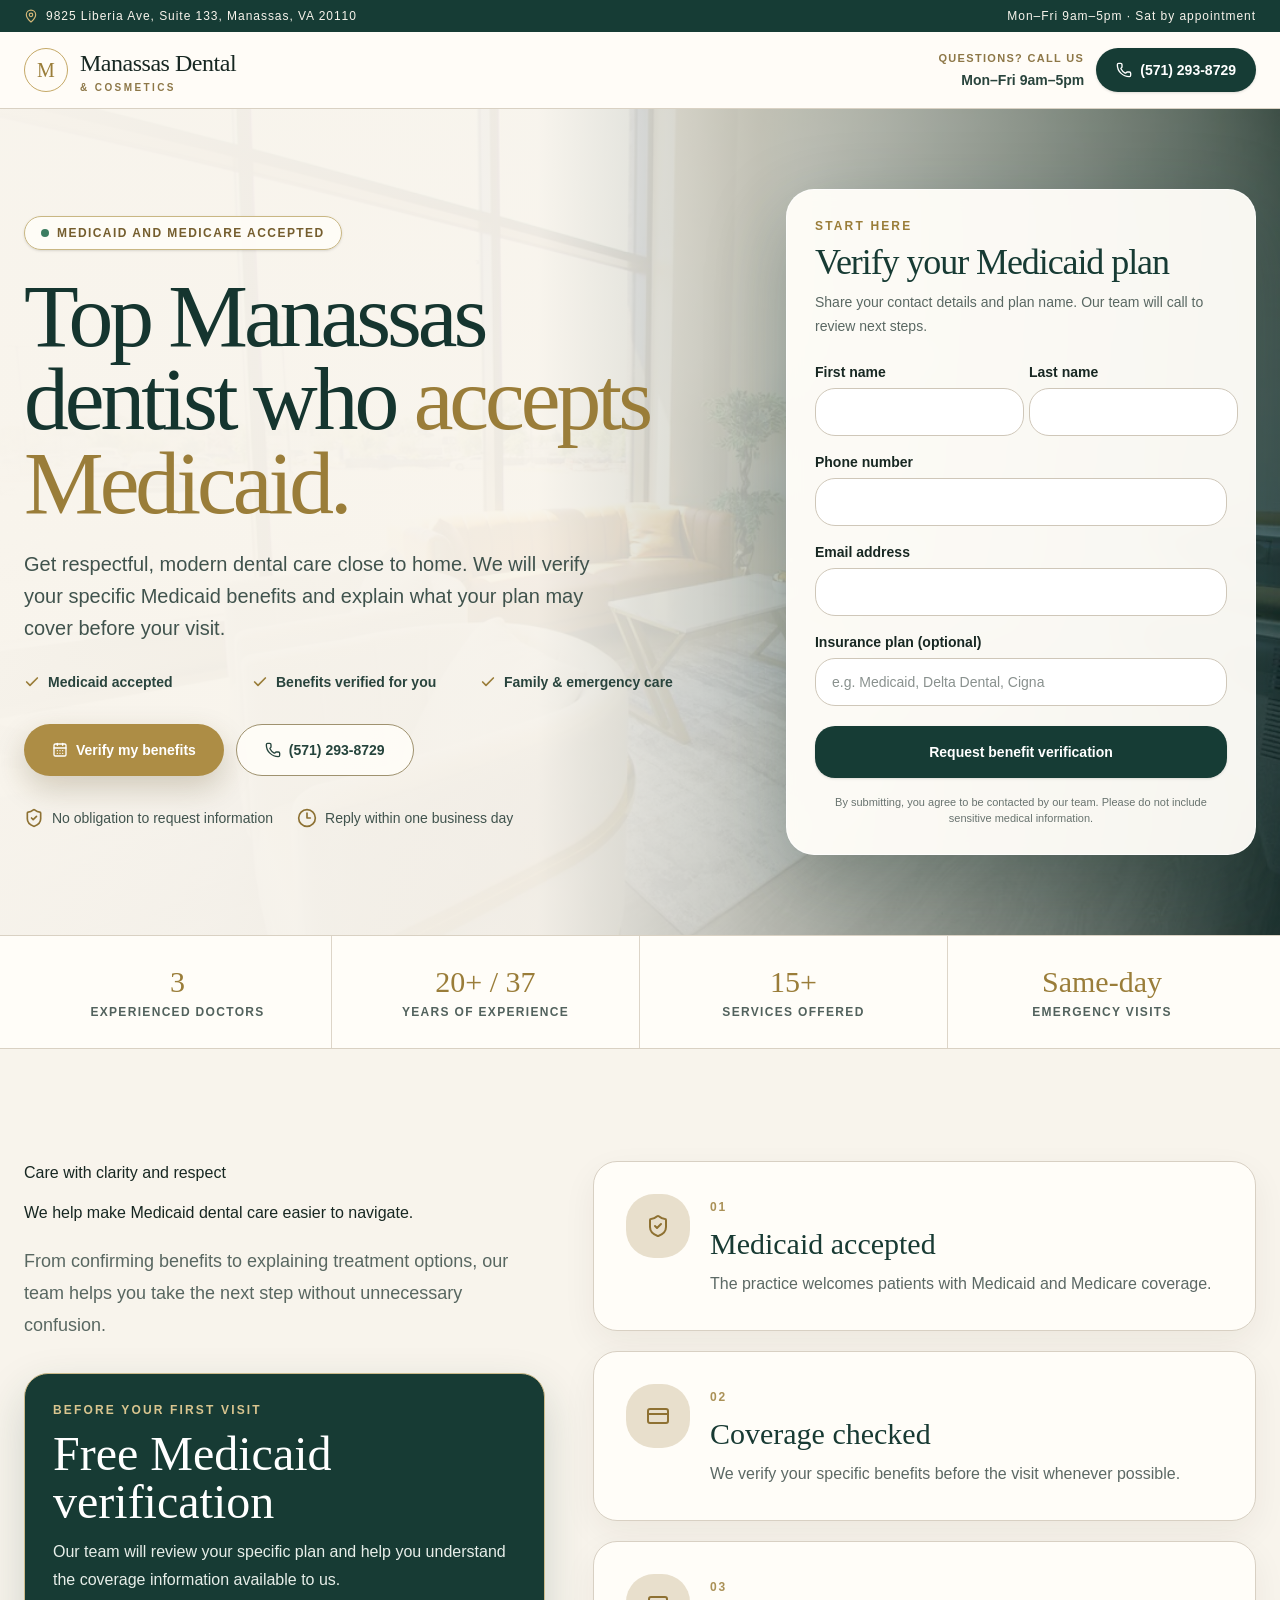
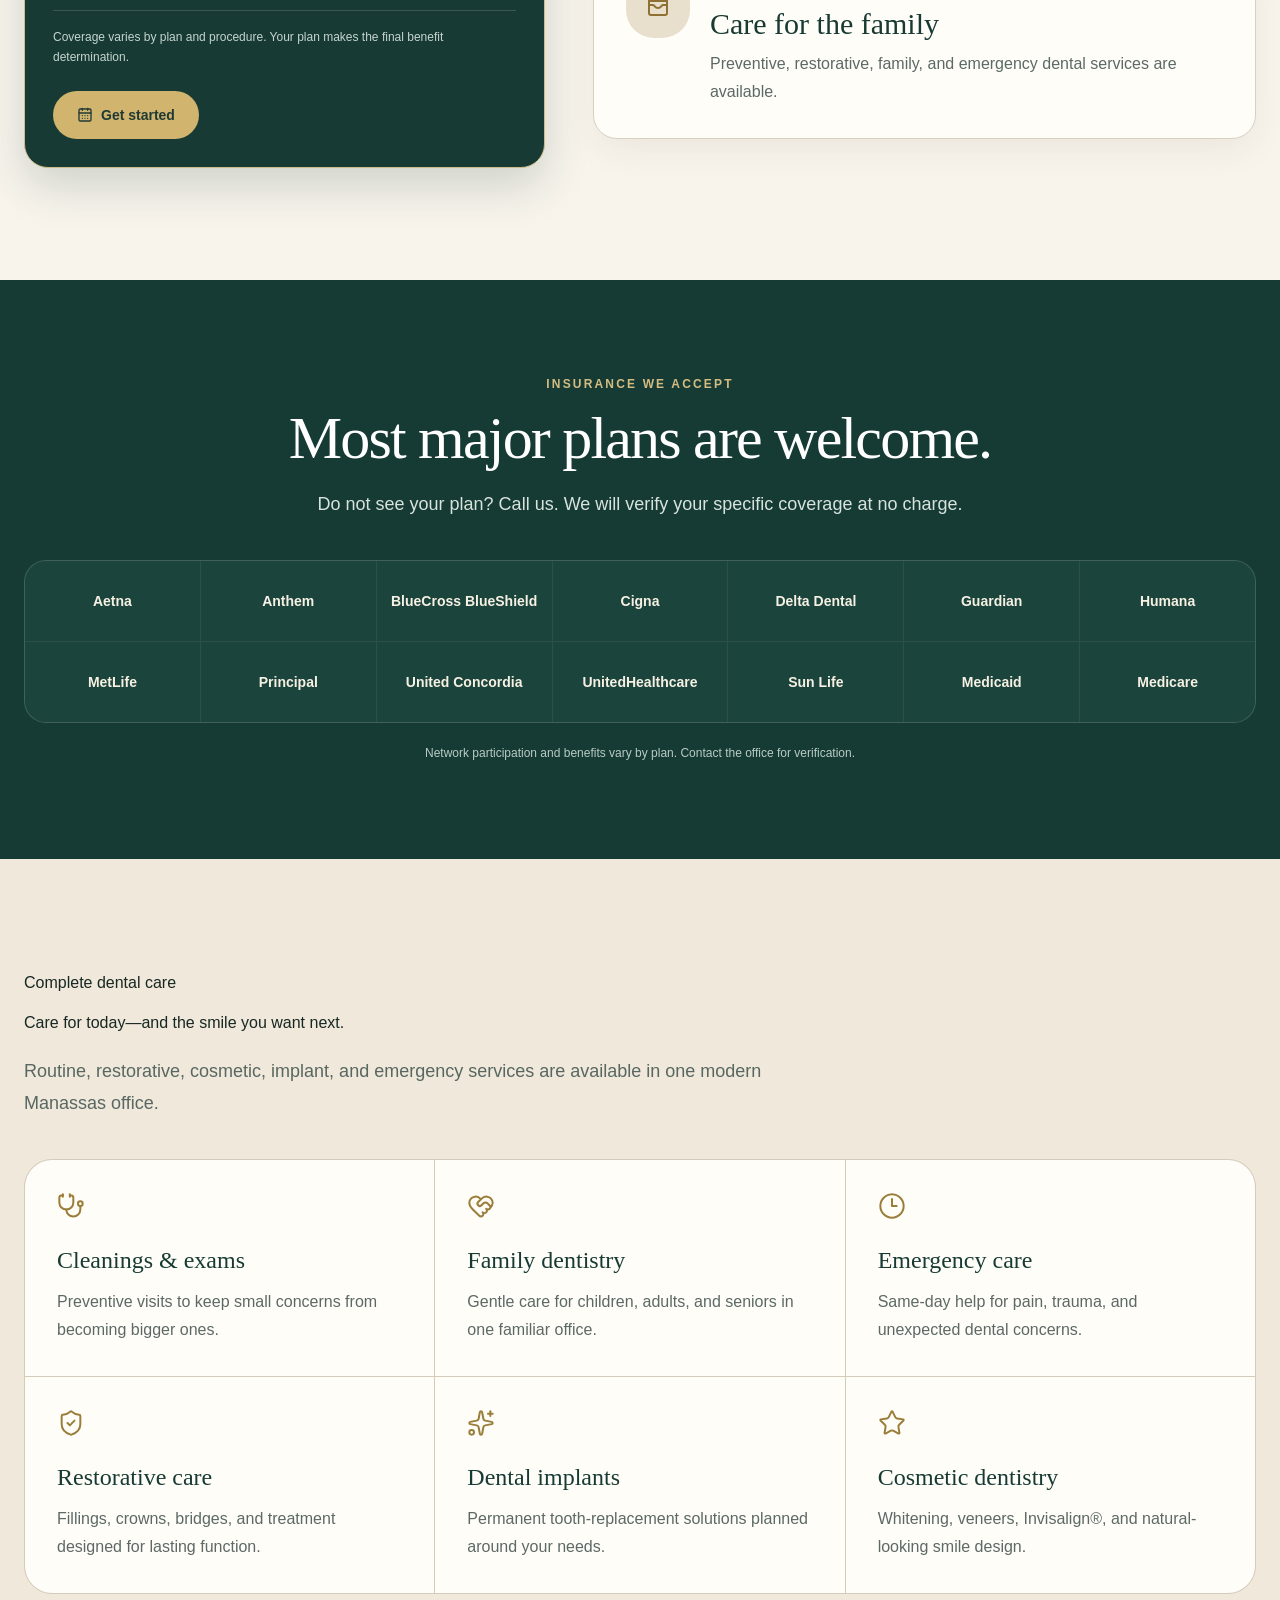
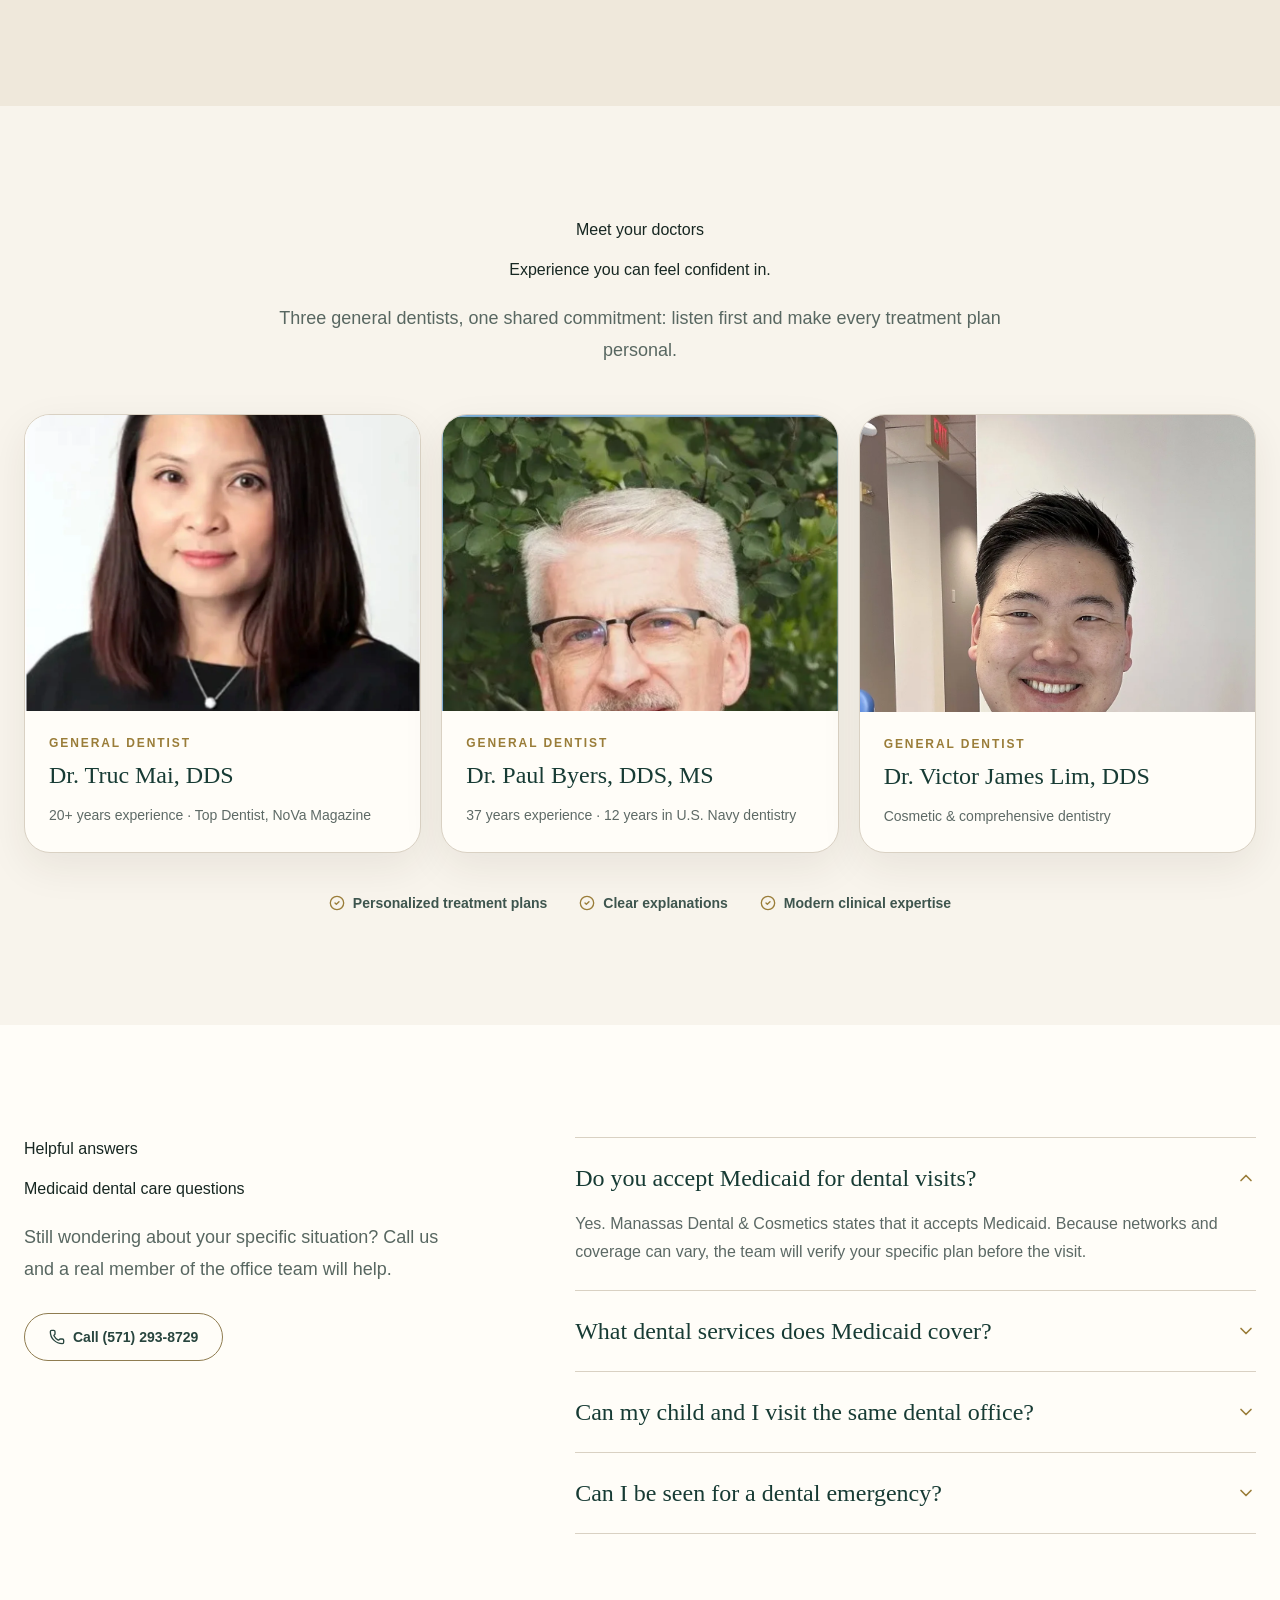
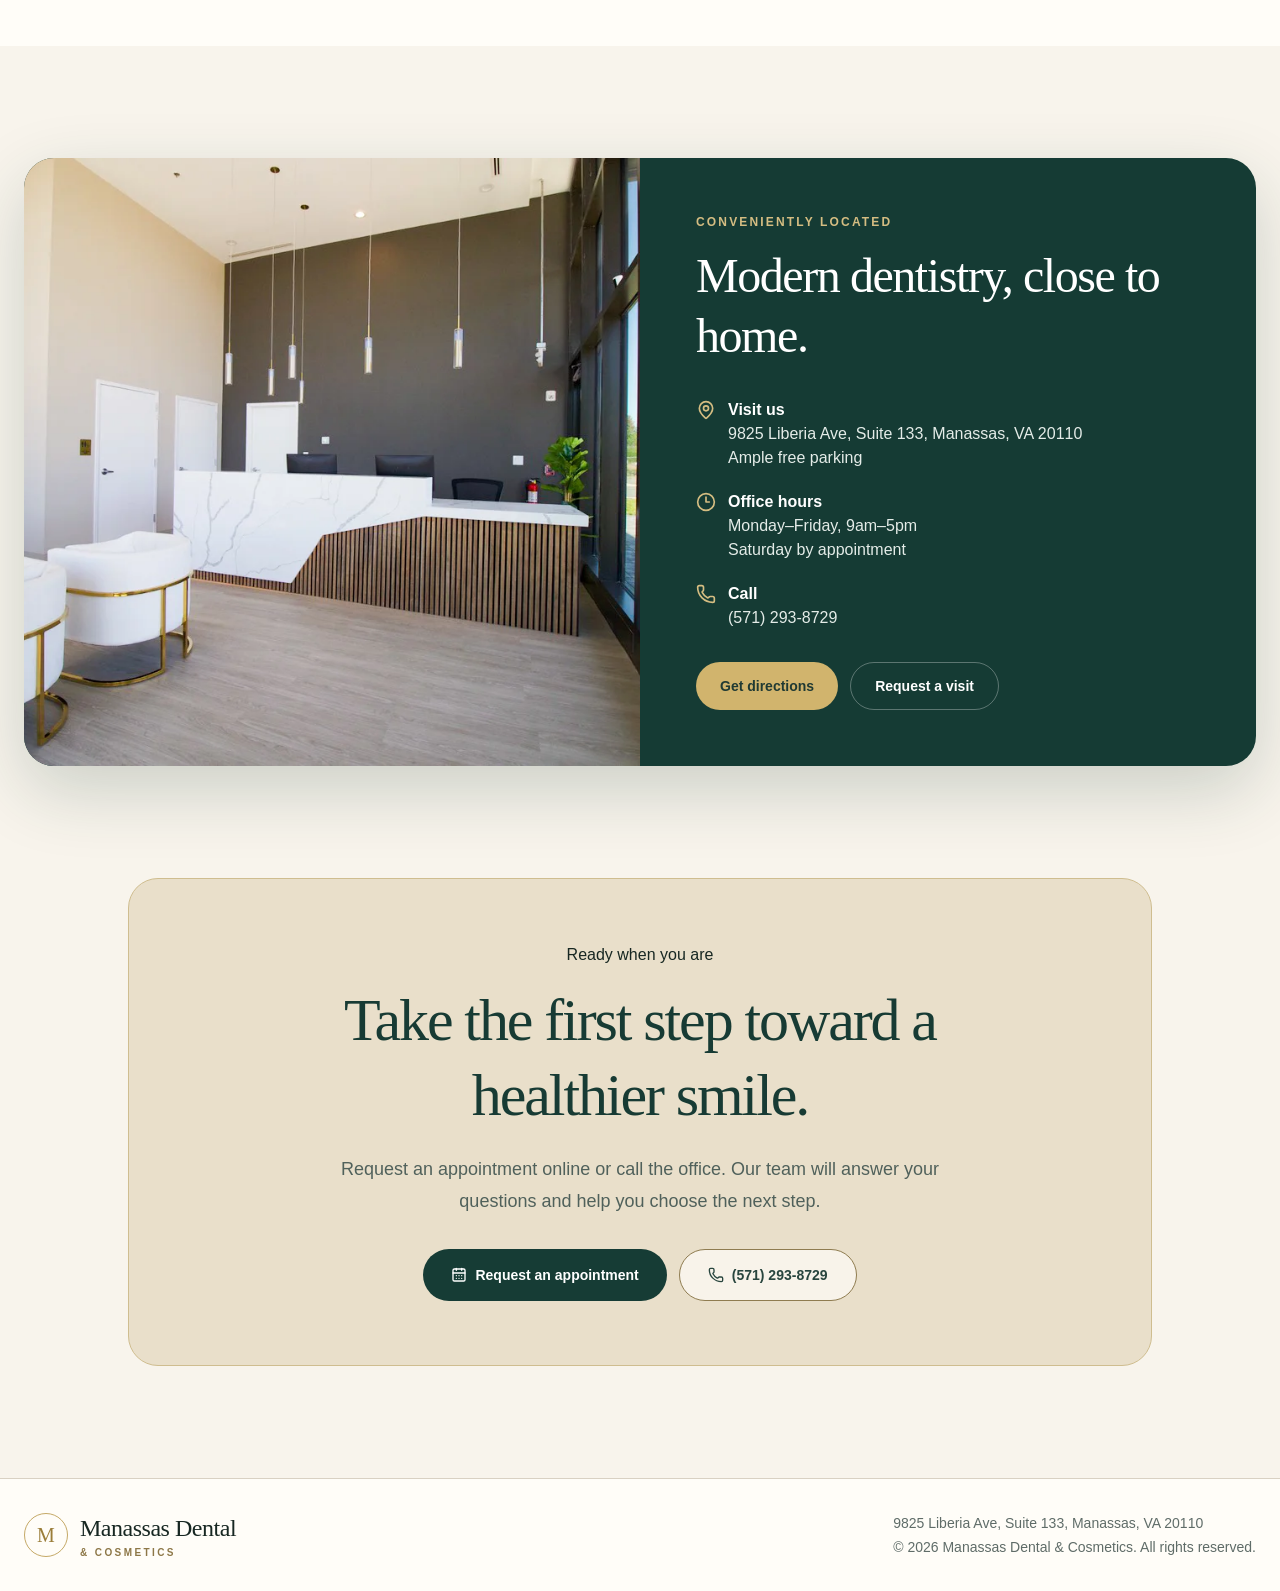
<file: medicaid-dentist.html>
<!DOCTYPE html><html lang="en"><head><meta charSet="utf-8"/><meta name="viewport" content="width=device-width, initial-scale=1"/><link rel="preload" href="/images/waiting-area.webp" as="image"/><link rel="preload" href="/images/dr-mai.webp" as="image"/><link rel="preload" href="/images/dr-byers.webp" as="image"/><link rel="preload" href="/images/dr-lim.webp" as="image"/><link rel="preload" href="/images/reception-main.webp" as="image"/><link rel="stylesheet" href="/_next/static/css/index.DUYku6qP.css" data-rsc-css-href="/_next/static/css/index.DUYku6qP.css" data-precedence="vite-rsc/importer-resources"/><link rel="modulepreload" fetchPriority="low" href="/_next/static/chunks/index-q9cJ2VDC.js"/><script src="/_next/static/chunks/rolldown-runtime-C60lm6uB.js" type="module" async=""></script><script src="/_next/static/chunks/framework-D_rUT4EX.js" type="module" async=""></script><link rel="modulepreload" href="/_next/static/chunks/layout-segment-context-BmFzz-SH.js" crossorigin=""/><link rel="modulepreload" href="/_next/static/chunks/Icon-BFIcK819.js" crossorigin=""/><title>Dentist Who Accepts Medicaid in Manassas, VA</title><meta name="description" content="Manassas Dental &amp; Cosmetics accepts Medicaid and Medicare. Request free benefit verification for your specific plan before your visit."/><meta property="og:title" content="Dentist Who Accepts Medicaid in Manassas, VA"/><meta property="og:description" content="Manassas Dental &amp; Cosmetics accepts Medicaid and Medicare. Request free benefit verification for your specific plan before your visit."/><meta property="og:url" content="https://dentistofmanassas.com/medicaid-dentist"/><meta property="og:site_name" content="Manassas Dental &amp; Cosmetics"/><meta property="og:type" content="website"/><meta property="og:image" content="https://dentistofmanassas.com/og.jpg"/><meta property="og:image:width" content="1200"/><meta property="og:image:height" content="630"/><meta property="og:image:alt" content="Manassas Dental &amp; Cosmetics — Dentist in Manassas, VA"/><meta name="twitter:card" content="summary_large_image"/><meta name="twitter:title" content="Dentist Who Accepts Medicaid in Manassas, VA"/><meta name="twitter:description" content="Manassas Dental &amp; Cosmetics accepts Medicaid and Medicare. Request free benefit verification for your specific plan before your visit."/><meta name="twitter:image" content="https://dentistofmanassas.com/og.jpg"/><link rel="canonical" href="https://dentistofmanassas.com/medicaid-dentist"/><script>Object.assign(((self[Symbol.for("vinext.navigationRuntime")]??={bootstrap:{routeManifest:null},functions:{}}).bootstrap.rsc??={rsc:[]}),{params:{},nav:{"pathname":"/medicaid-dentist","searchParams":[]}})</script><link rel="modulepreload" href="/_next/static/chunks/index-q9cJ2VDC.js" />
</head><body><main class="min-h-screen overflow-hidden bg-[#f8f4ec] pb-20 text-[#172722] md:pb-0"><div class="hidden bg-[#163c35] py-2 text-[#f8f4ec] md:block"><div class="mx-auto flex max-w-7xl items-center justify-between px-6 text-xs tracking-[0.08em]"><span class="flex items-center gap-2"><svg xmlns="http://www.w3.org/2000/svg" width="24" height="24" viewBox="0 0 24 24" fill="none" stroke="currentColor" stroke-width="2" stroke-linecap="round" stroke-linejoin="round" class="lucide lucide-map-pin size-3.5 text-[#d5b878]" aria-hidden="true"><path d="M20 10c0 4.993-5.539 10.193-7.399 11.799a1 1 0 0 1-1.202 0C9.539 20.193 4 14.993 4 10a8 8 0 0 1 16 0"></path><circle cx="12" cy="10" r="3"></circle></svg>9825 Liberia Ave, Suite 133, Manassas, VA 20110</span><span>Mon–Fri 9am–5pm · Sat by appointment</span></div></div><header class="border-b border-[#d9d1c3] bg-[#fffdf8]/95"><div class="mx-auto flex h-[76px] max-w-7xl items-center justify-between px-5 sm:px-6"><a href="#top" aria-label="Manassas Dental and Cosmetics home"><span class="flex items-center gap-3"><span class="grid size-11 place-items-center rounded-full border border-[#c5a967] text-[#9a7d39]"><span class="font-serif text-xl">M</span></span><span class="leading-none"><strong class="block font-serif text-xl font-medium tracking-[-0.02em] sm:text-2xl">Manassas Dental</strong><span class="mt-1 block text-[10px] font-semibold uppercase tracking-[0.24em] text-[#8d7747]">&amp; Cosmetics</span></span></span></a><div class="flex items-center gap-3"><span class="hidden text-right lg:block"><span class="block text-[11px] font-semibold uppercase tracking-[0.12em] text-[#8d7747]">Questions? Call us</span><span class="mt-1 block text-sm font-bold text-[#29443d]">Mon–Fri 9am–5pm</span></span><a href="tel:5712938729" class="inline-flex min-h-11 items-center gap-2 rounded-full bg-[#163c35] px-4 text-sm font-semibold text-white shadow-sm transition hover:bg-[#0d2d27] sm:px-5"><svg xmlns="http://www.w3.org/2000/svg" width="24" height="24" viewBox="0 0 24 24" fill="none" stroke="currentColor" stroke-width="2" stroke-linecap="round" stroke-linejoin="round" class="lucide lucide-phone size-4" aria-hidden="true"><path d="M13.832 16.568a1 1 0 0 0 1.213-.303l.355-.465A2 2 0 0 1 17 15h3a2 2 0 0 1 2 2v3a2 2 0 0 1-2 2A18 18 0 0 1 2 4a2 2 0 0 1 2-2h3a2 2 0 0 1 2 2v3a2 2 0 0 1-.8 1.6l-.468.351a1 1 0 0 0-.292 1.233 14 14 0 0 0 6.392 6.384"></path></svg><span class="hidden sm:inline">(571) 293-8729</span><span class="sm:hidden">Call now</span></a></div></div></header><section id="top" class="relative isolate overflow-hidden"><img src="/images/waiting-area.webp" alt="Bright, comfortable waiting area at Manassas Dental &amp; Cosmetics" class="absolute inset-0 -z-20 h-full w-full object-cover object-center"/><div class="absolute inset-0 -z-10 bg-[linear-gradient(90deg,rgba(248,244,236,0.99)_0%,rgba(248,244,236,0.95)_42%,rgba(18,47,41,0.62)_100%)]"></div><div class="mx-auto grid max-w-7xl gap-10 px-5 py-12 sm:px-6 sm:py-16 lg:grid-cols-[1.16fr_0.84fr] lg:items-center lg:py-20"><div class="max-w-2xl"><div class="mb-6 inline-flex items-center gap-2 rounded-full border border-[#c9b783] bg-[#fffdf8]/90 px-4 py-2 text-xs font-bold uppercase tracking-[0.12em] text-[#755e2e] shadow-sm"><span class="size-2 rounded-full bg-[#3b7c60]"></span>Medicaid and Medicare accepted</div><h1 class="max-w-[800px] font-serif text-[clamp(3rem,7vw,5.65rem)] font-medium leading-[0.93] tracking-[-0.045em] text-[#15352f]">Top Manassas dentist who<!-- --> <span class="text-[#9a7d39]">accepts Medicaid.</span></h1><p class="mt-6 max-w-xl text-lg leading-8 text-[#40534d] sm:text-xl">Get respectful, modern dental care close to home. We will verify your specific Medicaid benefits and explain what your plan may cover before your visit.</p><div class="mt-7 grid gap-3 text-sm font-semibold text-[#29443d] sm:grid-cols-3"><span class="flex items-center gap-2"><svg xmlns="http://www.w3.org/2000/svg" width="24" height="24" viewBox="0 0 24 24" fill="none" stroke="currentColor" stroke-width="2.5" stroke-linecap="round" stroke-linejoin="round" class="lucide lucide-check size-4 shrink-0 text-[#9a7d39]" aria-hidden="true"><path d="M20 6 9 17l-5-5"></path></svg>Medicaid accepted</span><span class="flex items-center gap-2"><svg xmlns="http://www.w3.org/2000/svg" width="24" height="24" viewBox="0 0 24 24" fill="none" stroke="currentColor" stroke-width="2.5" stroke-linecap="round" stroke-linejoin="round" class="lucide lucide-check size-4 shrink-0 text-[#9a7d39]" aria-hidden="true"><path d="M20 6 9 17l-5-5"></path></svg>Benefits verified for you</span><span class="flex items-center gap-2"><svg xmlns="http://www.w3.org/2000/svg" width="24" height="24" viewBox="0 0 24 24" fill="none" stroke="currentColor" stroke-width="2.5" stroke-linecap="round" stroke-linejoin="round" class="lucide lucide-check size-4 shrink-0 text-[#9a7d39]" aria-hidden="true"><path d="M20 6 9 17l-5-5"></path></svg>Family &amp; emergency care</span></div><div class="mt-8 flex flex-col gap-3 sm:flex-row"><a href="#appointment" class="inline-flex min-h-13 items-center justify-center gap-2 rounded-full bg-[#ad8d45] px-7 text-sm font-bold text-white shadow-[0_12px_30px_rgba(79,57,13,0.22)] transition hover:bg-[#967738]"><svg xmlns="http://www.w3.org/2000/svg" width="24" height="24" viewBox="0 0 24 24" fill="none" stroke="currentColor" stroke-width="2" stroke-linecap="round" stroke-linejoin="round" class="lucide lucide-calendar-days size-4" aria-hidden="true"><path d="M8 2v3"></path><path d="M16 2v3"></path><rect x="3" y="3" width="18" height="18" rx="2"></rect><path d="M3 9h18"></path><path d="M8 13h.01"></path><path d="M12 13h.01"></path><path d="M16 13h.01"></path><path d="M8 17h.01"></path><path d="M12 17h.01"></path><path d="M16 17h.01"></path></svg>Verify my benefits</a><a href="tel:5712938729" class="inline-flex min-h-13 items-center justify-center gap-2 rounded-full border border-[#9f926f] bg-[#fffdf8]/90 px-7 text-sm font-bold text-[#25443c] transition hover:bg-white"><svg xmlns="http://www.w3.org/2000/svg" width="24" height="24" viewBox="0 0 24 24" fill="none" stroke="currentColor" stroke-width="2" stroke-linecap="round" stroke-linejoin="round" class="lucide lucide-phone size-4" aria-hidden="true"><path d="M13.832 16.568a1 1 0 0 0 1.213-.303l.355-.465A2 2 0 0 1 17 15h3a2 2 0 0 1 2 2v3a2 2 0 0 1-2 2A18 18 0 0 1 2 4a2 2 0 0 1 2-2h3a2 2 0 0 1 2 2v3a2 2 0 0 1-.8 1.6l-.468.351a1 1 0 0 0-.292 1.233 14 14 0 0 0 6.392 6.384"></path></svg>(571) 293-8729</a></div><div class="mt-8 flex flex-wrap items-center gap-x-6 gap-y-3 text-sm text-[#40534d]"><span class="flex items-center gap-2"><svg xmlns="http://www.w3.org/2000/svg" width="24" height="24" viewBox="0 0 24 24" fill="none" stroke="currentColor" stroke-width="2" stroke-linecap="round" stroke-linejoin="round" class="lucide lucide-shield-check size-5 text-[#8d7133]" aria-hidden="true"><path d="M20 13c0 5-3.5 7.5-7.66 8.95a1 1 0 0 1-.67-.01C7.5 20.5 4 18 4 13V6a1 1 0 0 1 1-1c2 0 4.5-1.2 6.24-2.72a1.17 1.17 0 0 1 1.52 0C14.51 3.81 17 5 19 5a1 1 0 0 1 1 1z"></path><path d="m9 12 2 2 4-4"></path></svg>No obligation to request information</span><span class="flex items-center gap-2"><svg xmlns="http://www.w3.org/2000/svg" width="24" height="24" viewBox="0 0 24 24" fill="none" stroke="currentColor" stroke-width="2" stroke-linecap="round" stroke-linejoin="round" class="lucide lucide-clock3 lucide-clock-3 size-5 text-[#8d7133]" aria-hidden="true"><circle cx="12" cy="12" r="10"></circle><path d="M12 6v6h4"></path></svg>Reply within one business day</span></div></div><aside id="appointment" class="scroll-mt-6 rounded-[28px] border border-white/70 bg-[#fffdf8]/96 p-5 shadow-[0_26px_80px_rgba(15,42,35,0.28)] backdrop-blur sm:p-7 lg:ml-auto lg:max-w-[470px]"><p class="text-xs font-bold uppercase tracking-[0.18em] text-[#9a7d39]">Start here</p><h2 class="mt-2 font-serif text-4xl font-medium tracking-[-0.03em] text-[#173b34]">Verify your Medicaid plan</h2><p class="mt-2 text-sm leading-6 text-[#5a6863]">Share your contact details and plan name. Our team will call to review next steps.</p><form class="mt-6 grid gap-4" action="https://www.manassasdentalandcosmetics.com/submit.php" method="POST"><input type="hidden" name="source" value="Google Ads – Medicaid"/><input type="text" class="hidden" tabindex="-1" autoComplete="off" aria-hidden="true" name="company"/><div class="grid gap-4 sm:grid-cols-2"><label class="grid gap-1.5 text-sm font-semibold">First name<input required="" autoComplete="given-name" class="h-12 rounded-xl border border-[#cfc7b9] bg-white px-4 font-normal outline-none transition focus:border-[#8f7335] focus:ring-4 focus:ring-[#d7c18d]/25" name="fname"/></label><label class="grid gap-1.5 text-sm font-semibold">Last name<input required="" autoComplete="family-name" class="h-12 rounded-xl border border-[#cfc7b9] bg-white px-4 font-normal outline-none transition focus:border-[#8f7335] focus:ring-4 focus:ring-[#d7c18d]/25" name="lname"/></label></div><label class="grid gap-1.5 text-sm font-semibold">Phone number<input type="tel" required="" autoComplete="tel" inputMode="tel" class="h-12 rounded-xl border border-[#cfc7b9] bg-white px-4 font-normal outline-none transition focus:border-[#8f7335] focus:ring-4 focus:ring-[#d7c18d]/25" name="phone"/></label><label class="grid gap-1.5 text-sm font-semibold">Email address<input type="email" required="" autoComplete="email" class="h-12 rounded-xl border border-[#cfc7b9] bg-white px-4 font-normal outline-none transition focus:border-[#8f7335] focus:ring-4 focus:ring-[#d7c18d]/25" name="email"/></label><label class="grid gap-1.5 text-sm font-semibold">Insurance plan (optional)<input placeholder="e.g. Medicaid, Delta Dental, Cigna" class="h-12 rounded-xl border border-[#cfc7b9] bg-white px-4 font-normal outline-none transition placeholder:text-[#89918e] focus:border-[#8f7335] focus:ring-4 focus:ring-[#d7c18d]/25" name="preferred"/></label><input type="hidden" name="service" value="Medicaid Verification"/><input type="hidden" name="patient_type" value="New Patient"/><textarea name="msg" class="hidden">Medicaid dentist landing page inquiry</textarea><button type="submit" class="mt-1 inline-flex min-h-13 items-center justify-center rounded-xl bg-[#163c35] px-6 text-sm font-bold text-white shadow-sm transition hover:bg-[#0d2d27] focus-visible:outline-none focus-visible:ring-4 focus-visible:ring-[#163c35]/25">Request benefit verification</button><p class="text-center text-[11px] leading-4 text-[#68736f]">By submitting, you agree to be contacted by our team. Please do not include sensitive medical information.</p></form></aside></div></section><section aria-label="Practice highlights" class="border-y border-[#d9d1c3] bg-[#fffdf8]"><div class="mx-auto grid max-w-7xl grid-cols-2 divide-x divide-y divide-[#ddd5c8] px-5 md:grid-cols-4 md:divide-y-0 lg:px-6"><div class="px-4 py-7 text-center"><strong class="block font-serif text-3xl font-medium text-[#9a7d39]">3</strong><span class="mt-1 block text-xs font-bold uppercase tracking-[0.11em] text-[#52625d]">Experienced doctors</span></div><div class="px-4 py-7 text-center"><strong class="block font-serif text-3xl font-medium text-[#9a7d39]">20+ / 37</strong><span class="mt-1 block text-xs font-bold uppercase tracking-[0.11em] text-[#52625d]">Years of experience</span></div><div class="px-4 py-7 text-center"><strong class="block font-serif text-3xl font-medium text-[#9a7d39]">15+</strong><span class="mt-1 block text-xs font-bold uppercase tracking-[0.11em] text-[#52625d]">Services offered</span></div><div class="px-4 py-7 text-center"><strong class="block font-serif text-3xl font-medium text-[#9a7d39]">Same-day</strong><span class="mt-1 block text-xs font-bold uppercase tracking-[0.11em] text-[#52625d]">Emergency visits</span></div></div></section><section class="px-5 py-20 sm:px-6 sm:py-28"><div class="mx-auto grid max-w-7xl gap-12 lg:grid-cols-[0.88fr_1.12fr] lg:items-start"><div class="lg:sticky lg:top-8"><p class="section-eyebrow">Care with clarity and respect</p><h2 class="section-title mt-4">We help make Medicaid dental care easier to navigate.</h2><p class="mt-5 max-w-xl text-lg leading-8 text-[#586761]">From confirming benefits to explaining treatment options, our team helps you take the next step without unnecessary confusion.</p><div class="mt-8 rounded-[24px] border border-[#cdbb8b] bg-[#173b34] p-6 text-white shadow-[0_18px_45px_rgba(23,59,52,0.18)] sm:p-7"><p class="text-xs font-bold uppercase tracking-[0.18em] text-[#d9c58f]">Before your first visit</p><p class="mt-3 font-serif text-4xl font-medium text-white sm:text-5xl">Free Medicaid verification</p><p class="mt-3 leading-7 text-[#e7eee9]">Our team will review your specific plan and help you understand the coverage information available to us.</p><p class="mt-4 border-t border-white/15 pt-4 text-xs leading-5 text-[#c6d4cf]">Coverage varies by plan and procedure. Your plan makes the final benefit determination.</p><a href="#appointment" class="mt-6 inline-flex min-h-12 items-center justify-center gap-2 rounded-full bg-[#d1b46d] px-6 text-sm font-bold text-[#203a33] transition hover:bg-[#e0c784]"><svg xmlns="http://www.w3.org/2000/svg" width="24" height="24" viewBox="0 0 24 24" fill="none" stroke="currentColor" stroke-width="2" stroke-linecap="round" stroke-linejoin="round" class="lucide lucide-calendar-days size-4" aria-hidden="true"><path d="M8 2v3"></path><path d="M16 2v3"></path><rect x="3" y="3" width="18" height="18" rx="2"></rect><path d="M3 9h18"></path><path d="M8 13h.01"></path><path d="M12 13h.01"></path><path d="M16 13h.01"></path><path d="M8 17h.01"></path><path d="M12 17h.01"></path><path d="M16 17h.01"></path></svg>Get started</a></div></div><div class="grid gap-5"><article class="group grid gap-5 rounded-[24px] border border-[#d8d0c3] bg-[#fffdf8] p-6 shadow-[0_12px_34px_rgba(47,39,24,0.06)] transition hover:-translate-y-1 hover:shadow-[0_18px_44px_rgba(47,39,24,0.1)] sm:grid-cols-[64px_1fr] sm:p-8"><span class="grid size-16 place-items-center rounded-2xl bg-[#e8dfcc] text-[#8e7132]"><svg xmlns="http://www.w3.org/2000/svg" width="24" height="24" viewBox="0 0 24 24" fill="none" stroke="currentColor" stroke-width="2" stroke-linecap="round" stroke-linejoin="round" class="lucide lucide-shield-check size-6" aria-hidden="true"><path d="M20 13c0 5-3.5 7.5-7.66 8.95a1 1 0 0 1-.67-.01C7.5 20.5 4 18 4 13V6a1 1 0 0 1 1-1c2 0 4.5-1.2 6.24-2.72a1.17 1.17 0 0 1 1.52 0C14.51 3.81 17 5 19 5a1 1 0 0 1 1 1z"></path><path d="m9 12 2 2 4-4"></path></svg></span><div><span class="text-xs font-bold uppercase tracking-[0.16em] text-[#aa9157]">0<!-- -->1</span><h3 class="mt-2 font-serif text-3xl font-medium text-[#183a33]">Medicaid accepted</h3><p class="mt-2 leading-7 text-[#5c6965]">The practice welcomes patients with Medicaid and Medicare coverage.</p></div></article><article class="group grid gap-5 rounded-[24px] border border-[#d8d0c3] bg-[#fffdf8] p-6 shadow-[0_12px_34px_rgba(47,39,24,0.06)] transition hover:-translate-y-1 hover:shadow-[0_18px_44px_rgba(47,39,24,0.1)] sm:grid-cols-[64px_1fr] sm:p-8"><span class="grid size-16 place-items-center rounded-2xl bg-[#e8dfcc] text-[#8e7132]"><svg xmlns="http://www.w3.org/2000/svg" width="24" height="24" viewBox="0 0 24 24" fill="none" stroke="currentColor" stroke-width="2" stroke-linecap="round" stroke-linejoin="round" class="lucide lucide-credit-card size-6" aria-hidden="true"><rect width="20" height="14" x="2" y="5" rx="2"></rect><line x1="2" x2="22" y1="10" y2="10"></line></svg></span><div><span class="text-xs font-bold uppercase tracking-[0.16em] text-[#aa9157]">0<!-- -->2</span><h3 class="mt-2 font-serif text-3xl font-medium text-[#183a33]">Coverage checked</h3><p class="mt-2 leading-7 text-[#5c6965]">We verify your specific benefits before the visit whenever possible.</p></div></article><article class="group grid gap-5 rounded-[24px] border border-[#d8d0c3] bg-[#fffdf8] p-6 shadow-[0_12px_34px_rgba(47,39,24,0.06)] transition hover:-translate-y-1 hover:shadow-[0_18px_44px_rgba(47,39,24,0.1)] sm:grid-cols-[64px_1fr] sm:p-8"><span class="grid size-16 place-items-center rounded-2xl bg-[#e8dfcc] text-[#8e7132]"><svg xmlns="http://www.w3.org/2000/svg" width="24" height="24" viewBox="0 0 24 24" fill="none" stroke="currentColor" stroke-width="2" stroke-linecap="round" stroke-linejoin="round" class="lucide lucide-wallet-cards size-6" aria-hidden="true"><path d="M3 11h3.75a2 2 0 0 1 1.6.8l.45.6a4 4 0 0 0 6.4 0l.45-.6a2 2 0 0 1 1.6-.8H21"></path><path d="M3 7h18"></path><rect x="3" y="3" width="18" height="18" rx="2"></rect></svg></span><div><span class="text-xs font-bold uppercase tracking-[0.16em] text-[#aa9157]">0<!-- -->3</span><h3 class="mt-2 font-serif text-3xl font-medium text-[#183a33]">Care for the family</h3><p class="mt-2 leading-7 text-[#5c6965]">Preventive, restorative, family, and emergency dental services are available.</p></div></article></div></div></section><section class="bg-[#153b34] px-5 py-20 text-white sm:px-6 sm:py-24"><div class="mx-auto max-w-7xl"><div class="mx-auto max-w-3xl text-center"><p class="text-xs font-bold uppercase tracking-[0.18em] text-[#d5bd82]">Insurance we accept</p><h2 class="mt-4 font-serif text-4xl font-medium tracking-[-0.03em] sm:text-6xl">Most major plans are welcome.</h2><p class="mt-5 text-lg leading-8 text-[#d8e3de]">Do not see your plan? Call us. We will verify your specific coverage at no charge.</p></div><div class="mt-10 grid grid-cols-2 gap-px overflow-hidden rounded-[22px] border border-white/10 bg-white/10 sm:grid-cols-3 lg:grid-cols-7"><div class="grid min-h-20 place-items-center bg-[#1b443c] px-3 text-center text-sm font-bold text-[#f7f1e4]">Aetna</div><div class="grid min-h-20 place-items-center bg-[#1b443c] px-3 text-center text-sm font-bold text-[#f7f1e4]">Anthem</div><div class="grid min-h-20 place-items-center bg-[#1b443c] px-3 text-center text-sm font-bold text-[#f7f1e4]">BlueCross BlueShield</div><div class="grid min-h-20 place-items-center bg-[#1b443c] px-3 text-center text-sm font-bold text-[#f7f1e4]">Cigna</div><div class="grid min-h-20 place-items-center bg-[#1b443c] px-3 text-center text-sm font-bold text-[#f7f1e4]">Delta Dental</div><div class="grid min-h-20 place-items-center bg-[#1b443c] px-3 text-center text-sm font-bold text-[#f7f1e4]">Guardian</div><div class="grid min-h-20 place-items-center bg-[#1b443c] px-3 text-center text-sm font-bold text-[#f7f1e4]">Humana</div><div class="grid min-h-20 place-items-center bg-[#1b443c] px-3 text-center text-sm font-bold text-[#f7f1e4]">MetLife</div><div class="grid min-h-20 place-items-center bg-[#1b443c] px-3 text-center text-sm font-bold text-[#f7f1e4]">Principal</div><div class="grid min-h-20 place-items-center bg-[#1b443c] px-3 text-center text-sm font-bold text-[#f7f1e4]">United Concordia</div><div class="grid min-h-20 place-items-center bg-[#1b443c] px-3 text-center text-sm font-bold text-[#f7f1e4]">UnitedHealthcare</div><div class="grid min-h-20 place-items-center bg-[#1b443c] px-3 text-center text-sm font-bold text-[#f7f1e4]">Sun Life</div><div class="grid min-h-20 place-items-center bg-[#1b443c] px-3 text-center text-sm font-bold text-[#f7f1e4]">Medicaid</div><div class="grid min-h-20 place-items-center bg-[#1b443c] px-3 text-center text-sm font-bold text-[#f7f1e4]">Medicare</div></div><p class="mt-5 text-center text-xs leading-5 text-[#b9cbc5]">Network participation and benefits vary by plan. Contact the office for verification.</p></div></section><section class="bg-[#efe8db] px-5 py-20 sm:px-6 sm:py-28"><div class="mx-auto max-w-7xl"><div class="max-w-3xl"><p class="section-eyebrow">Complete dental care</p><h2 class="section-title mt-4">Care for today—and the smile you want next.</h2><p class="mt-5 text-lg leading-8 text-[#586761]">Routine, restorative, cosmetic, implant, and emergency services are available in one modern Manassas office.</p></div><div class="mt-10 grid gap-px overflow-hidden rounded-[28px] border border-[#d4cbbb] bg-[#d4cbbb] sm:grid-cols-2 lg:grid-cols-3"><article class="bg-[#fffdf8] p-7 sm:p-8"><svg xmlns="http://www.w3.org/2000/svg" width="24" height="24" viewBox="0 0 24 24" fill="none" stroke="currentColor" stroke-width="1.7" stroke-linecap="round" stroke-linejoin="round" class="lucide lucide-stethoscope size-7 text-[#9a7d39]" aria-hidden="true"><path d="M11 2v2"></path><path d="M5 2v2"></path><path d="M5 3H4a2 2 0 0 0-2 2v4a6 6 0 0 0 12 0V5a2 2 0 0 0-2-2h-1"></path><path d="M8 15a6 6 0 0 0 12 0v-3"></path><circle cx="20" cy="10" r="2"></circle></svg><h3 class="mt-6 font-serif text-2xl font-medium text-[#173b34]">Cleanings &amp; exams</h3><p class="mt-3 leading-7 text-[#5c6965]">Preventive visits to keep small concerns from becoming bigger ones.</p></article><article class="bg-[#fffdf8] p-7 sm:p-8"><svg xmlns="http://www.w3.org/2000/svg" width="24" height="24" viewBox="0 0 24 24" fill="none" stroke="currentColor" stroke-width="1.7" stroke-linecap="round" stroke-linejoin="round" class="lucide lucide-heart-handshake size-7 text-[#9a7d39]" aria-hidden="true"><path d="M19.414 14.414C21 12.828 22 11.5 22 9.5a5.5 5.5 0 0 0-9.591-3.676.6.6 0 0 1-.818.001A5.5 5.5 0 0 0 2 9.5c0 2.3 1.5 4 3 5.5l5.535 5.362a2 2 0 0 0 2.879.052 2.12 2.12 0 0 0-.004-3 2.124 2.124 0 1 0 3-3 2.124 2.124 0 0 0 3.004 0 2 2 0 0 0 0-2.828l-1.881-1.882a2.41 2.41 0 0 0-3.409 0l-1.71 1.71a2 2 0 0 1-2.828 0 2 2 0 0 1 0-2.828l2.823-2.762"></path></svg><h3 class="mt-6 font-serif text-2xl font-medium text-[#173b34]">Family dentistry</h3><p class="mt-3 leading-7 text-[#5c6965]">Gentle care for children, adults, and seniors in one familiar office.</p></article><article class="bg-[#fffdf8] p-7 sm:p-8"><svg xmlns="http://www.w3.org/2000/svg" width="24" height="24" viewBox="0 0 24 24" fill="none" stroke="currentColor" stroke-width="1.7" stroke-linecap="round" stroke-linejoin="round" class="lucide lucide-clock3 lucide-clock-3 size-7 text-[#9a7d39]" aria-hidden="true"><circle cx="12" cy="12" r="10"></circle><path d="M12 6v6h4"></path></svg><h3 class="mt-6 font-serif text-2xl font-medium text-[#173b34]">Emergency care</h3><p class="mt-3 leading-7 text-[#5c6965]">Same-day help for pain, trauma, and unexpected dental concerns.</p></article><article class="bg-[#fffdf8] p-7 sm:p-8"><svg xmlns="http://www.w3.org/2000/svg" width="24" height="24" viewBox="0 0 24 24" fill="none" stroke="currentColor" stroke-width="1.7" stroke-linecap="round" stroke-linejoin="round" class="lucide lucide-shield-check size-7 text-[#9a7d39]" aria-hidden="true"><path d="M20 13c0 5-3.5 7.5-7.66 8.95a1 1 0 0 1-.67-.01C7.5 20.5 4 18 4 13V6a1 1 0 0 1 1-1c2 0 4.5-1.2 6.24-2.72a1.17 1.17 0 0 1 1.52 0C14.51 3.81 17 5 19 5a1 1 0 0 1 1 1z"></path><path d="m9 12 2 2 4-4"></path></svg><h3 class="mt-6 font-serif text-2xl font-medium text-[#173b34]">Restorative care</h3><p class="mt-3 leading-7 text-[#5c6965]">Fillings, crowns, bridges, and treatment designed for lasting function.</p></article><article class="bg-[#fffdf8] p-7 sm:p-8"><svg xmlns="http://www.w3.org/2000/svg" width="24" height="24" viewBox="0 0 24 24" fill="none" stroke="currentColor" stroke-width="1.7" stroke-linecap="round" stroke-linejoin="round" class="lucide lucide-sparkles size-7 text-[#9a7d39]" aria-hidden="true"><path d="M11.017 2.814a1 1 0 0 1 1.966 0l1.051 5.558a2 2 0 0 0 1.594 1.594l5.558 1.051a1 1 0 0 1 0 1.966l-5.558 1.051a2 2 0 0 0-1.594 1.594l-1.051 5.558a1 1 0 0 1-1.966 0l-1.051-5.558a2 2 0 0 0-1.594-1.594l-5.558-1.051a1 1 0 0 1 0-1.966l5.558-1.051a2 2 0 0 0 1.594-1.594z"></path><path d="M20 2v4"></path><path d="M22 4h-4"></path><circle cx="4" cy="20" r="2"></circle></svg><h3 class="mt-6 font-serif text-2xl font-medium text-[#173b34]">Dental implants</h3><p class="mt-3 leading-7 text-[#5c6965]">Permanent tooth-replacement solutions planned around your needs.</p></article><article class="bg-[#fffdf8] p-7 sm:p-8"><svg xmlns="http://www.w3.org/2000/svg" width="24" height="24" viewBox="0 0 24 24" fill="none" stroke="currentColor" stroke-width="1.7" stroke-linecap="round" stroke-linejoin="round" class="lucide lucide-star size-7 text-[#9a7d39]" aria-hidden="true"><path d="M11.525 2.295a.53.53 0 0 1 .95 0l2.31 4.679a2.123 2.123 0 0 0 1.595 1.16l5.166.756a.53.53 0 0 1 .294.904l-3.736 3.638a2.123 2.123 0 0 0-.611 1.878l.882 5.14a.53.53 0 0 1-.771.56l-4.618-2.428a2.122 2.122 0 0 0-1.973 0L6.396 21.01a.53.53 0 0 1-.77-.56l.881-5.139a2.122 2.122 0 0 0-.611-1.879L2.16 9.795a.53.53 0 0 1 .294-.906l5.165-.755a2.122 2.122 0 0 0 1.597-1.16z"></path></svg><h3 class="mt-6 font-serif text-2xl font-medium text-[#173b34]">Cosmetic dentistry</h3><p class="mt-3 leading-7 text-[#5c6965]">Whitening, veneers, Invisalign®, and natural-looking smile design.</p></article></div></div></section><section class="px-5 py-20 sm:px-6 sm:py-28"><div class="mx-auto max-w-7xl"><div class="mx-auto max-w-3xl text-center"><p class="section-eyebrow">Meet your doctors</p><h2 class="section-title mt-4">Experience you can feel confident in.</h2><p class="mt-5 text-lg leading-8 text-[#586761]">Three general dentists, one shared commitment: listen first and make every treatment plan personal.</p></div><div class="mt-12 grid gap-5 md:grid-cols-3"><article class="overflow-hidden rounded-[26px] border border-[#d9d1c3] bg-[#fffdf8] shadow-[0_14px_40px_rgba(47,39,24,0.08)]"><div class="aspect-[4/3] overflow-hidden bg-[#ece8e1]"><img src="/images/dr-mai.webp" alt="Dr. Truc Mai, DDS" class="h-full w-full object-cover object-center transition duration-500 hover:scale-[1.03]"/></div><div class="p-6"><p class="text-xs font-bold uppercase tracking-[0.16em] text-[#9a7d39]">General dentist</p><h3 class="mt-2 font-serif text-2xl font-medium text-[#173b34]">Dr. Truc Mai, DDS</h3><p class="mt-3 text-sm leading-6 text-[#5e6a66]">20+ years experience · Top Dentist, NoVa Magazine</p></div></article><article class="overflow-hidden rounded-[26px] border border-[#d9d1c3] bg-[#fffdf8] shadow-[0_14px_40px_rgba(47,39,24,0.08)]"><div class="aspect-[4/3] overflow-hidden bg-[#ece8e1]"><img src="/images/dr-byers.webp" alt="Dr. Paul Byers, DDS, MS" class="h-full w-full object-cover object-top transition duration-500 hover:scale-[1.03]"/></div><div class="p-6"><p class="text-xs font-bold uppercase tracking-[0.16em] text-[#9a7d39]">General dentist</p><h3 class="mt-2 font-serif text-2xl font-medium text-[#173b34]">Dr. Paul Byers, DDS, MS</h3><p class="mt-3 text-sm leading-6 text-[#5e6a66]">37 years experience · 12 years in U.S. Navy dentistry</p></div></article><article class="overflow-hidden rounded-[26px] border border-[#d9d1c3] bg-[#fffdf8] shadow-[0_14px_40px_rgba(47,39,24,0.08)]"><div class="aspect-[4/3] overflow-hidden bg-[#ece8e1]"><img src="/images/dr-lim.webp" alt="Dr. Victor James Lim, DDS" class="h-full w-full object-cover object-top transition duration-500 hover:scale-[1.03]"/></div><div class="p-6"><p class="text-xs font-bold uppercase tracking-[0.16em] text-[#9a7d39]">General dentist</p><h3 class="mt-2 font-serif text-2xl font-medium text-[#173b34]">Dr. Victor James Lim, DDS</h3><p class="mt-3 text-sm leading-6 text-[#5e6a66]">Cosmetic &amp; comprehensive dentistry</p></div></article></div><div class="mt-10 flex flex-wrap justify-center gap-x-8 gap-y-3 text-sm font-semibold text-[#3e554e]"><span class="flex items-center gap-2"><svg xmlns="http://www.w3.org/2000/svg" width="24" height="24" viewBox="0 0 24 24" fill="none" stroke="currentColor" stroke-width="2" stroke-linecap="round" stroke-linejoin="round" class="lucide lucide-circle-check size-4 text-[#9a7d39]" aria-hidden="true"><circle cx="12" cy="12" r="10"></circle><path d="m9 12 2 2 4-4"></path></svg>Personalized treatment plans</span><span class="flex items-center gap-2"><svg xmlns="http://www.w3.org/2000/svg" width="24" height="24" viewBox="0 0 24 24" fill="none" stroke="currentColor" stroke-width="2" stroke-linecap="round" stroke-linejoin="round" class="lucide lucide-circle-check size-4 text-[#9a7d39]" aria-hidden="true"><circle cx="12" cy="12" r="10"></circle><path d="m9 12 2 2 4-4"></path></svg>Clear explanations</span><span class="flex items-center gap-2"><svg xmlns="http://www.w3.org/2000/svg" width="24" height="24" viewBox="0 0 24 24" fill="none" stroke="currentColor" stroke-width="2" stroke-linecap="round" stroke-linejoin="round" class="lucide lucide-circle-check size-4 text-[#9a7d39]" aria-hidden="true"><circle cx="12" cy="12" r="10"></circle><path d="m9 12 2 2 4-4"></path></svg>Modern clinical expertise</span></div></div></section><section class="bg-[#fffdf8] px-5 py-20 sm:px-6 sm:py-28"><div class="mx-auto grid max-w-7xl gap-12 lg:grid-cols-[0.85fr_1.15fr] lg:items-start"><div><p class="section-eyebrow">Helpful answers</p><h2 class="section-title mt-4">Medicaid dental care questions</h2><p class="mt-5 max-w-md text-lg leading-8 text-[#586761]">Still wondering about your specific situation? Call us and a real member of the office team will help.</p><a href="tel:5712938729" class="mt-7 inline-flex min-h-12 items-center justify-center gap-2 rounded-full border border-[#8f7c50] px-6 text-sm font-bold text-[#28453e] transition hover:bg-[#f2ecdf]"><svg xmlns="http://www.w3.org/2000/svg" width="24" height="24" viewBox="0 0 24 24" fill="none" stroke="currentColor" stroke-width="2" stroke-linecap="round" stroke-linejoin="round" class="lucide lucide-phone size-4" aria-hidden="true"><path d="M13.832 16.568a1 1 0 0 0 1.213-.303l.355-.465A2 2 0 0 1 17 15h3a2 2 0 0 1 2 2v3a2 2 0 0 1-2 2A18 18 0 0 1 2 4a2 2 0 0 1 2-2h3a2 2 0 0 1 2 2v3a2 2 0 0 1-.8 1.6l-.468.351a1 1 0 0 0-.292 1.233 14 14 0 0 0 6.392 6.384"></path></svg>Call <!-- -->(571) 293-8729</a></div><div class="divide-y divide-[#d9d1c3] border-y border-[#d9d1c3]"><details class="group py-6" open=""><summary class="flex cursor-pointer list-none items-center justify-between gap-5 font-serif text-xl font-medium text-[#173b34] sm:text-2xl">Do you accept Medicaid for dental visits?<svg xmlns="http://www.w3.org/2000/svg" width="24" height="24" viewBox="0 0 24 24" fill="none" stroke="currentColor" stroke-width="2" stroke-linecap="round" stroke-linejoin="round" class="lucide lucide-chevron-down size-5 shrink-0 text-[#9a7d39] transition group-open:rotate-180" aria-hidden="true"><path d="m6 9 6 6 6-6"></path></svg></summary><p class="max-w-2xl pt-4 leading-7 text-[#5c6965]">Yes. Manassas Dental &amp; Cosmetics states that it accepts Medicaid. Because networks and coverage can vary, the team will verify your specific plan before the visit.</p></details><details class="group py-6"><summary class="flex cursor-pointer list-none items-center justify-between gap-5 font-serif text-xl font-medium text-[#173b34] sm:text-2xl">What dental services does Medicaid cover?<svg xmlns="http://www.w3.org/2000/svg" width="24" height="24" viewBox="0 0 24 24" fill="none" stroke="currentColor" stroke-width="2" stroke-linecap="round" stroke-linejoin="round" class="lucide lucide-chevron-down size-5 shrink-0 text-[#9a7d39] transition group-open:rotate-180" aria-hidden="true"><path d="m6 9 6 6 6-6"></path></svg></summary><p class="max-w-2xl pt-4 leading-7 text-[#5c6965]">Coverage depends on your plan, age, and the procedure. The office will verify available benefits, but your Medicaid plan makes the final coverage decision.</p></details><details class="group py-6"><summary class="flex cursor-pointer list-none items-center justify-between gap-5 font-serif text-xl font-medium text-[#173b34] sm:text-2xl">Can my child and I visit the same dental office?<svg xmlns="http://www.w3.org/2000/svg" width="24" height="24" viewBox="0 0 24 24" fill="none" stroke="currentColor" stroke-width="2" stroke-linecap="round" stroke-linejoin="round" class="lucide lucide-chevron-down size-5 shrink-0 text-[#9a7d39] transition group-open:rotate-180" aria-hidden="true"><path d="m6 9 6 6 6-6"></path></svg></summary><p class="max-w-2xl pt-4 leading-7 text-[#5c6965]">Yes. The practice provides family dentistry with gentle, age-appropriate care for children, adults, and seniors.</p></details><details class="group py-6"><summary class="flex cursor-pointer list-none items-center justify-between gap-5 font-serif text-xl font-medium text-[#173b34] sm:text-2xl">Can I be seen for a dental emergency?<svg xmlns="http://www.w3.org/2000/svg" width="24" height="24" viewBox="0 0 24 24" fill="none" stroke="currentColor" stroke-width="2" stroke-linecap="round" stroke-linejoin="round" class="lucide lucide-chevron-down size-5 shrink-0 text-[#9a7d39] transition group-open:rotate-180" aria-hidden="true"><path d="m6 9 6 6 6-6"></path></svg></summary><p class="max-w-2xl pt-4 leading-7 text-[#5c6965]">The practice offers same-day emergency appointments for pain, trauma, and unexpected concerns when availability permits. Call the office for the fastest guidance.</p></details></div></div></section><section class="px-5 py-20 sm:px-6 sm:py-28"><div class="mx-auto grid max-w-7xl overflow-hidden rounded-[30px] bg-[#153b34] text-white shadow-[0_24px_70px_rgba(23,59,52,0.2)] lg:grid-cols-2"><img src="/images/reception-main.webp" alt="Reception area at Manassas Dental &amp; Cosmetics" class="h-full min-h-[360px] w-full object-cover"/><div class="p-7 sm:p-12 lg:p-14"><p class="text-xs font-bold uppercase tracking-[0.18em] text-[#d5bd82]">Conveniently located</p><h2 class="mt-4 font-serif text-4xl font-medium leading-tight tracking-[-0.03em] sm:text-5xl">Modern dentistry, close to home.</h2><ul class="mt-8 grid gap-5 text-[#e4ece8]"><li class="flex gap-3"><svg xmlns="http://www.w3.org/2000/svg" width="24" height="24" viewBox="0 0 24 24" fill="none" stroke="currentColor" stroke-width="2" stroke-linecap="round" stroke-linejoin="round" class="lucide lucide-map-pin mt-0.5 size-5 shrink-0 text-[#d5bd82]" aria-hidden="true"><path d="M20 10c0 4.993-5.539 10.193-7.399 11.799a1 1 0 0 1-1.202 0C9.539 20.193 4 14.993 4 10a8 8 0 0 1 16 0"></path><circle cx="12" cy="10" r="3"></circle></svg><span><strong class="block text-white">Visit us</strong>9825 Liberia Ave, Suite 133, Manassas, VA 20110<br/>Ample free parking</span></li><li class="flex gap-3"><svg xmlns="http://www.w3.org/2000/svg" width="24" height="24" viewBox="0 0 24 24" fill="none" stroke="currentColor" stroke-width="2" stroke-linecap="round" stroke-linejoin="round" class="lucide lucide-clock3 lucide-clock-3 mt-0.5 size-5 shrink-0 text-[#d5bd82]" aria-hidden="true"><circle cx="12" cy="12" r="10"></circle><path d="M12 6v6h4"></path></svg><span><strong class="block text-white">Office hours</strong>Monday–Friday, 9am–5pm<br/>Saturday by appointment</span></li><li class="flex gap-3"><svg xmlns="http://www.w3.org/2000/svg" width="24" height="24" viewBox="0 0 24 24" fill="none" stroke="currentColor" stroke-width="2" stroke-linecap="round" stroke-linejoin="round" class="lucide lucide-phone mt-0.5 size-5 shrink-0 text-[#d5bd82]" aria-hidden="true"><path d="M13.832 16.568a1 1 0 0 0 1.213-.303l.355-.465A2 2 0 0 1 17 15h3a2 2 0 0 1 2 2v3a2 2 0 0 1-2 2A18 18 0 0 1 2 4a2 2 0 0 1 2-2h3a2 2 0 0 1 2 2v3a2 2 0 0 1-.8 1.6l-.468.351a1 1 0 0 0-.292 1.233 14 14 0 0 0 6.392 6.384"></path></svg><span><strong class="block text-white">Call</strong>(571) 293-8729</span></li></ul><div class="mt-8 flex flex-col gap-3 sm:flex-row"><a href="https://www.google.com/maps/dir/?api=1&amp;destination=9825+Liberia+Ave,+Manassas,+VA+20110" target="_blank" rel="noreferrer" class="inline-flex min-h-12 items-center justify-center rounded-full bg-[#d1b46d] px-6 text-sm font-bold text-[#203a33] transition hover:bg-[#e0c784]">Get directions</a><a href="#appointment" class="inline-flex min-h-12 items-center justify-center rounded-full border border-white/30 px-6 text-sm font-bold text-white transition hover:bg-white/10">Request a visit</a></div></div></div></section><section class="px-5 pb-20 sm:px-6 sm:pb-28"><div class="mx-auto max-w-5xl rounded-[30px] border border-[#cfbd8f] bg-[#e9dfca] px-6 py-12 text-center sm:px-12 sm:py-16"><p class="section-eyebrow">Ready when you are</p><h2 class="mx-auto mt-4 max-w-3xl font-serif text-4xl font-medium leading-tight tracking-[-0.035em] text-[#173b34] sm:text-6xl">Take the first step toward a healthier smile.</h2><p class="mx-auto mt-5 max-w-2xl text-lg leading-8 text-[#50615b]">Request an appointment online or call the office. Our team will answer your questions and help you choose the next step.</p><div class="mt-8 flex flex-col justify-center gap-3 sm:flex-row"><a href="#appointment" class="inline-flex min-h-13 items-center justify-center gap-2 rounded-full bg-[#163c35] px-7 text-sm font-bold text-white transition hover:bg-[#0d2d27]"><svg xmlns="http://www.w3.org/2000/svg" width="24" height="24" viewBox="0 0 24 24" fill="none" stroke="currentColor" stroke-width="2" stroke-linecap="round" stroke-linejoin="round" class="lucide lucide-calendar-days size-4" aria-hidden="true"><path d="M8 2v3"></path><path d="M16 2v3"></path><rect x="3" y="3" width="18" height="18" rx="2"></rect><path d="M3 9h18"></path><path d="M8 13h.01"></path><path d="M12 13h.01"></path><path d="M16 13h.01"></path><path d="M8 17h.01"></path><path d="M12 17h.01"></path><path d="M16 17h.01"></path></svg>Request an appointment</a><a href="tel:5712938729" class="inline-flex min-h-13 items-center justify-center gap-2 rounded-full border border-[#8f7c50] bg-[#fffdf8]/70 px-7 text-sm font-bold text-[#28453e]"><svg xmlns="http://www.w3.org/2000/svg" width="24" height="24" viewBox="0 0 24 24" fill="none" stroke="currentColor" stroke-width="2" stroke-linecap="round" stroke-linejoin="round" class="lucide lucide-phone size-4" aria-hidden="true"><path d="M13.832 16.568a1 1 0 0 0 1.213-.303l.355-.465A2 2 0 0 1 17 15h3a2 2 0 0 1 2 2v3a2 2 0 0 1-2 2A18 18 0 0 1 2 4a2 2 0 0 1 2-2h3a2 2 0 0 1 2 2v3a2 2 0 0 1-.8 1.6l-.468.351a1 1 0 0 0-.292 1.233 14 14 0 0 0 6.392 6.384"></path></svg>(571) 293-8729</a></div></div></section><footer class="border-t border-[#d9d1c3] bg-[#fffdf8] px-5 py-8 sm:px-6"><div class="mx-auto flex max-w-7xl flex-col items-center justify-between gap-6 text-center sm:flex-row sm:text-left"><span class="flex items-center gap-3"><span class="grid size-11 place-items-center rounded-full border border-[#c5a967] text-[#9a7d39]"><span class="font-serif text-xl">M</span></span><span class="leading-none"><strong class="block font-serif text-xl font-medium tracking-[-0.02em] sm:text-2xl">Manassas Dental</strong><span class="mt-1 block text-[10px] font-semibold uppercase tracking-[0.24em] text-[#8d7747]">&amp; Cosmetics</span></span></span><div class="text-sm leading-6 text-[#5f6c68]"><p>9825 Liberia Ave, Suite 133, Manassas, VA 20110</p><p>© 2026 Manassas Dental &amp; Cosmetics. All rights reserved.</p></div></div></footer><div class="fixed inset-x-0 bottom-0 z-50 grid grid-cols-2 gap-2 border-t border-[#d8cfbf] bg-[#fffdf8]/96 p-3 shadow-[0_-8px_30px_rgba(31,43,39,0.12)] backdrop-blur md:hidden"><a href="tel:5712938729" class="inline-flex min-h-12 items-center justify-center gap-2 rounded-xl border border-[#9b895e] text-sm font-bold text-[#28453e]"><svg xmlns="http://www.w3.org/2000/svg" width="24" height="24" viewBox="0 0 24 24" fill="none" stroke="currentColor" stroke-width="2" stroke-linecap="round" stroke-linejoin="round" class="lucide lucide-phone size-4" aria-hidden="true"><path d="M13.832 16.568a1 1 0 0 0 1.213-.303l.355-.465A2 2 0 0 1 17 15h3a2 2 0 0 1 2 2v3a2 2 0 0 1-2 2A18 18 0 0 1 2 4a2 2 0 0 1 2-2h3a2 2 0 0 1 2 2v3a2 2 0 0 1-.8 1.6l-.468.351a1 1 0 0 0-.292 1.233 14 14 0 0 0 6.392 6.384"></path></svg>Call now</a><a href="#appointment" class="inline-flex min-h-12 items-center justify-center gap-2 rounded-xl bg-[#163c35] text-sm font-bold text-white"><svg xmlns="http://www.w3.org/2000/svg" width="24" height="24" viewBox="0 0 24 24" fill="none" stroke="currentColor" stroke-width="2" stroke-linecap="round" stroke-linejoin="round" class="lucide lucide-calendar-days size-4" aria-hidden="true"><path d="M8 2v3"></path><path d="M16 2v3"></path><rect x="3" y="3" width="18" height="18" rx="2"></rect><path d="M3 9h18"></path><path d="M8 13h.01"></path><path d="M12 13h.01"></path><path d="M16 13h.01"></path><path d="M8 17h.01"></path><path d="M12 17h.01"></path><path d="M16 17h.01"></path></svg>Request visit</a></div></main><script type="text/javascript" src="https://cdn.callrail.com/companies/607625076/ff2d2f841d0f15cd2470/12/swap.js"></script><script type="module" src="/_next/static/chunks/index-q9cJ2VDC.js" id="_R_" async=""></script><script>((self[Symbol.for("vinext.navigationRuntime")]??={bootstrap:{routeManifest:null},functions:{}}).bootstrap.rsc??={rsc:[]}).rsc.push("0:{\"page:/medicaid-dentist\":\"$L1\",\"layout:/\":\"$L2\",\"route:/medicaid-dentist\":\"$L3\",\"__route\":\"route:/medicaid-dentist\",\"__interceptionContext\":null,\"__layoutIds\":[\"layout:/\"],\"__rootLayout\":\"/\",\"__bfcacheSegmentIdentities\":{\"layout:/\":\"[\\\"layout\\\",\\\"layout:/\\\",\\\"root-boundary:/\\\",\\\"\\\"]\",\"page:/medicaid-dentist\":\"[\\\"page\\\",\\\"page:/medicaid-dentist\\\",\\\"root-boundary:/\\\",\\\"[\\\\\\\"medicaid-dentist\\\\\\\"]\\\"]\"},\"__srcPage\":[\"medicaid-dentist\",\"page\"],\"__layoutFlags\":{\"layout:/\":\"s\"},\"__artifactCompatibility\":{\"schemaVersion\":1,\"graphVersion\":\"app-route-graph:0391ef0c691060bc\",\"deploymentVersion\":\"01dd4f14-5b60-4949-904d-03f89305c260\",\"appElementsSchemaVersion\":1,\"rscPayloadSchemaVersion\":1,\"rootBoundaryId\":\"/\",\"renderEpoch\":null}}\n")</script><script>((self[Symbol.for("vinext.navigationRuntime")]??={bootstrap:{routeManifest:null},functions:{}}).bootstrap.rsc??={rsc:[]}).rsc.push("4:I[\"8c0f216c4604\",[],\"Children\",1]\n")</script><script>((self[Symbol.for("vinext.navigationRuntime")]??={bootstrap:{routeManifest:null},functions:{}}).bootstrap.rsc??={rsc:[]}).rsc.push("5:I[\"593f344dc510\",[],\"GlobalErrorBoundary\",1]\n")</script><script>((self[Symbol.for("vinext.navigationRuntime")]??={bootstrap:{routeManifest:null},functions:{}}).bootstrap.rsc??={rsc:[]}).rsc.push("6:I[\"0b874ad30386\",[],\"default\",1]\n")</script><script>((self[Symbol.for("vinext.navigationRuntime")]??={bootstrap:{routeManifest:null},functions:{}}).bootstrap.rsc??={rsc:[]}).rsc.push("7:I[\"593f344dc510\",[],\"ErrorBoundary\",1]\n")</script><script>((self[Symbol.for("vinext.navigationRuntime")]??={bootstrap:{routeManifest:null},functions:{}}).bootstrap.rsc??={rsc:[]}).rsc.push("8:I[\"15c18cfaeeff\",[],\"LayoutSegmentProvider\",1]\n")</script><script>((self[Symbol.for("vinext.navigationRuntime")]??={bootstrap:{routeManifest:null},functions:{}}).bootstrap.rsc??={rsc:[]}).rsc.push("9:I[\"8c0f216c4604\",[],\"Slot\",1]\n")</script><script>((self[Symbol.for("vinext.navigationRuntime")]??={bootstrap:{routeManifest:null},functions:{}}).bootstrap.rsc??={rsc:[]}).rsc.push("a:I[\"593f344dc510\",[],\"NotFoundBoundary\",1]\n")</script><script>((self[Symbol.for("vinext.navigationRuntime")]??={bootstrap:{routeManifest:null},functions:{}}).bootstrap.rsc??={rsc:[]}).rsc.push("b:I[\"9276801271d6\",[],\"AppRouterScrollTarget\",1]\n")</script><script>((self[Symbol.for("vinext.navigationRuntime")]??={bootstrap:{routeManifest:null},functions:{}}).bootstrap.rsc??={rsc:[]}).rsc.push("c:I[\"593f344dc510\",[],\"RedirectBoundary\",1]\n")</script><script>((self[Symbol.for("vinext.navigationRuntime")]??={bootstrap:{routeManifest:null},functions:{}}).bootstrap.rsc??={rsc:[]}).rsc.push(":HL[\"/_next/static/css/index.DUYku6qP.css\",\"style\"     ]\n")</script><script>((self[Symbol.for("vinext.navigationRuntime")]??={bootstrap:{routeManifest:null},functions:{}}).bootstrap.rsc??={rsc:[]}).rsc.push("2:[[[\"$\",\"link\",\"css:/_next/static/css/index.DUYku6qP.css\",{\"rel\":\"stylesheet\",\"precedence\":\"vite-rsc/importer-resources\",\"href\":\"/_next/static/css/index.DUYku6qP.css\",\"data-rsc-css-href\":\"/_next/static/css/index.DUYku6qP.css\"}],\"$undefined\"],[\"$\",\"html\",null,{\"lang\":\"en\",\"children\":[\"$\",\"body\",null,{\"children\":[[\"$\",\"$L4\",null,{}],[\"$\",\"script\",null,{\"type\":\"text/javascript\",\"src\":\"https://cdn.callrail.com/companies/607625076/ff2d2f841d0f15cd2470/12/swap.js\"}]]}]}]]\n")</script><script>((self[Symbol.for("vinext.navigationRuntime")]??={bootstrap:{routeManifest:null},functions:{}}).bootstrap.rsc??={rsc:[]}).rsc.push("3:[[[\"$\",\"meta\",null,{\"charSet\":\"utf-8\"}],[[\"$\",\"title\",\"0\",{\"children\":\"Dentist Who Accepts Medicaid in Manassas, VA\"}],[\"$\",\"meta\",\"1\",{\"name\":\"description\",\"content\":\"Manassas Dental \u0026 Cosmetics accepts Medicaid and Medicare. Request free benefit verification for your specific plan before your visit.\"}],[\"$\",\"meta\",\"2\",{\"property\":\"og:title\",\"content\":\"Dentist Who Accepts Medicaid in Manassas, VA\"}],[\"$\",\"meta\",\"3\",{\"property\":\"og:description\",\"content\":\"Manassas Dental \u0026 Cosmetics accepts Medicaid and Medicare. Request free benefit verification for your specific plan before your visit.\"}],[\"$\",\"meta\",\"4\",{\"property\":\"og:url\",\"content\":\"https://dentistofmanassas.com/medicaid-dentist\"}],[\"$\",\"meta\",\"5\",{\"property\":\"og:site_name\",\"content\":\"Manassas Dental \u0026 Cosmetics\"}],[\"$\",\"meta\",\"6\",{\"property\":\"og:type\",\"content\":\"website\"}],[\"$\",\"meta\",\"7\",{\"property\":\"og:image\",\"content\":\"https://dentistofmanassas.com/og.jpg\"}],[\"$\",\"meta\",\"8\",{\"property\":\"og:image:width\",\"content\":\"1200\"}],[\"$\",\"meta\",\"9\",{\"property\":\"og:image:height\",\"content\":\"630\"}],[\"$\",\"meta\",\"10\",{\"property\":\"og:image:alt\",\"content\":\"Manassas Dental \u0026 Cosmetics — Dentist in Manassas, VA\"}],[\"$\",\"meta\",\"11\",{\"name\":\"twitter:card\",\"content\":\"summary_large_image\"}],[\"$\",\"meta\",\"12\",{\"name\":\"twitter:title\",\"content\":\"Dentist Who Accepts Medicaid in Manassas, VA\"}],[\"$\",\"meta\",\"13\",{\"name\":\"twitter:description\",\"content\":\"Manassas Dental \u0026 Cosmetics accepts Medicaid and Medicare. Request free benefit verification for your specific plan before your visit.\"}],[\"$\",\"meta\",\"14\",{\"name\":\"twitter:image\",\"content\":\"https://dentistofmanassas.com/og.jpg\"}],[\"$\",\"link\",\"15\",{\"rel\":\"canonical\",\"href\":\"https://dentistofmanassas.com/medicaid-dentist\"}]],[[\"$\",\"meta\",\"0\",{\"name\":\"viewport\",\"content\":\"width=device-width, initial-scale=1\"}]]],[\"$\",\"$L5\",null,{\"fallback\":\"$6\",\"children\":[\"$\",\"$L7\",null,{\"fallback\":\"$6\",\"children\":[\"$\",\"$L8\",null,{\"providerId\":\"layout:/\",\"segmentMap\":{\"children\":[\"medicaid-dentist\"]},\"children\":[\"$\",\"$L9\",null,{\"id\":\"layout:/\",\"parallelSlots\":\"$undefined\",\"children\":[\"$\",\"$La\",null,{\"resetKey\":\"medicaid-dentist\",\"fallback\":[[\"$\",\"title\",null,{\"children\":\"404: This page could not be found.\"}],[\"$\",\"div\",null,{\"style\":{\"fontFamily\":\"system-ui,\\\"Segoe UI\\\",Roboto,Helvetica,Arial,sans-serif,\\\"Apple Color Emoji\\\",\\\"Segoe UI Emoji\\\"\",\"height\":\"100vh\",\"textAlign\":\"center\",\"display\":\"flex\",\"flexDirection\":\"column\",\"alignItems\":\"center\",\"justifyContent\":\"center\"},\"children\":[\"$\",\"div\",null,{\"children\":[[\"$\",\"style\",null,{\"dangerouslySetInnerHTML\":{\"__html\":\"body{color:#000;background:#fff;margin:0}.next-error-h1{border-right:1px solid rgba(0,0,0,.3)}@media (prefers-color-scheme:dark){body{color:#fff;background:#000}.next-error-h1{border-right:1px solid rgba(255,255,255,.3)}}\"}}],[\"$\",\"h1\",null,{\"className\":\"next-error-h1\",\"style\":{\"display\":\"inline-block\",\"margin\":\"0 20px 0 0\",\"padding\":\"0 23px 0 0\",\"fontSize\":24,\"fontWeight\":500,\"verticalAlign\":\"top\",\"lineHeight\":\"49px\"},\"children\":404}],[\"$\",\"div\",null,{\"style\":{\"display\":\"inline-block\"},\"children\":[\"$\",\"h2\",null,{\"style\":{\"fontSize\":14,\"fontWeight\":400,\"lineHeight\":\"49px\",\"margin\":0},\"children\":\"This page could not be found.\"}]}]]}]}]],\"children\":[\"$\",\"$Lb\",null,{\"children\":[\"$\",\"$Lc\",null,{\"children\":[[\"$\",\"$L8\",null,{\"providerId\":\"page:/medicaid-dentist\",\"segmentMap\":{\"children\":[\"__PAGE__\"]},\"children\":[\"$\",\"$L9\",null,{\"id\":\"page:/medicaid-dentist\"}]}],null]}]}]}]}]}]}]}],null,null]\n")</script><script>((self[Symbol.for("vinext.navigationRuntime")]??={bootstrap:{routeManifest:null},functions:{}}).bootstrap.rsc??={rsc:[]}).rsc.push("d:I[\"339f946bc456\",[],\"default\",1]\n")</script><script>((self[Symbol.for("vinext.navigationRuntime")]??={bootstrap:{routeManifest:null},functions:{}}).bootstrap.rsc??={rsc:[]}).rsc.push(":HL[\"/images/waiting-area.webp\",\"image\"]\n")</script><script>((self[Symbol.for("vinext.navigationRuntime")]??={bootstrap:{routeManifest:null},functions:{}}).bootstrap.rsc??={rsc:[]}).rsc.push("1:[\"$\",\"main\",null,{\"className\":\"min-h-screen overflow-hidden bg-[#f8f4ec] pb-20 text-[#172722] md:pb-0\",\"children\":[[\"$\",\"div\",null,{\"className\":\"hidden bg-[#163c35] py-2 text-[#f8f4ec] md:block\",\"children\":[\"$\",\"div\",null,{\"className\":\"mx-auto flex max-w-7xl items-center justify-between px-6 text-xs tracking-[0.08em]\",\"children\":[[\"$\",\"span\",null,{\"className\":\"flex items-center gap-2\",\"children\":[[\"$\",\"$Ld\",null,{\"ref\":\"$undefined\",\"iconNode\":[[\"path\",{\"d\":\"M20 10c0 4.993-5.539 10.193-7.399 11.799a1 1 0 0 1-1.202 0C9.539 20.193 4 14.993 4 10a8 8 0 0 1 16 0\",\"key\":\"1r0f0z\"}],[\"circle\",{\"cx\":\"12\",\"cy\":\"10\",\"r\":\"3\",\"key\":\"ilqhr7\"}]],\"className\":\"lucide-map-pin size-3.5 text-[#d5b878]\"}],\"9825 Liberia Ave, Suite 133, Manassas, VA 20110\"]}],[\"$\",\"span\",null,{\"children\":\"Mon–Fri 9am–5pm · Sat by appointment\"}]]}]}],[\"$\",\"header\",null,{\"className\":\"border-b border-[#d9d1c3] bg-[#fffdf8]/95\",\"children\":[\"$\",\"div\",null,{\"className\":\"mx-auto flex h-[76px] max-w-7xl items-center justify-between px-5 sm:px-6\",\"children\":[[\"$\",\"a\",null,{\"href\":\"#top\",\"aria-label\":\"Manassas Dental and Cosmetics home\",\"children\":[\"$\",\"span\",null,{\"className\":\"flex items-center gap-3\",\"children\":[[\"$\",\"span\",null,{\"className\":\"grid size-11 place-items-center rounded-full border border-[#c5a967] text-[#9a7d39]\",\"children\":[\"$\",\"span\",null,{\"className\":\"font-serif text-xl\",\"children\":\"M\"}]}],[\"$\",\"span\",null,{\"className\":\"leading-none\",\"children\":[[\"$\",\"strong\",null,{\"className\":\"block font-serif text-xl font-medium tracking-[-0.02em] sm:text-2xl\",\"children\":\"Manassas Dental\"}],[\"$\",\"span\",null,{\"className\":\"mt-1 block text-[10px] font-semibold uppercase tracking-[0.24em] text-[#8d7747]\",\"children\":\"\u0026 Cosmetics\"}]]}]]}]}],[\"$\",\"div\",null,{\"className\":\"flex items-center gap-3\",\"children\":[[\"$\",\"span\",null,{\"className\":\"hidden text-right lg:block\",\"children\":[[\"$\",\"span\",null,{\"className\":\"block text-[11px] font-semibold uppercase tracking-[0.12em] text-[#8d7747]\",\"children\":\"Questions? Call us\"}],[\"$\",\"span\",null,{\"className\":\"mt-1 block text-sm font-bold text-[#29443d]\",\"children\":\"Mon–Fri 9am–5pm\"}]]}],[\"$\",\"a\",null,{\"href\":\"tel:5712938729\",\"className\":\"inline-flex min-h-11 items-center gap-2 rounded-full bg-[#163c35] px-4 text-sm font-semibold text-white shadow-sm transition hover:bg-[#0d2d27] sm:px-5\",\"children\":[[\"$\",\"$Ld\",null,{\"ref\":\"$undefined\",\"iconNode\":[[\"path\",{\"d\":\"M13.832 16.568a1 1 0 0 0 1.213-.303l.355-.465A2 2 0 0 1 17 15h3a2 2 0 0 1 2 2v3a2 2 0 0 1-2 2A18 18 0 0 1 2 4a2 2 0 0 1 2-2h3a2 2 0 0 1 2 2v3a2 2 0 0 1-.8 1.6l-.468.351a1 1 0 0 0-.292 1.233 14 14 0 0 0 6.392 6.384\",\"key\":\"9njp5v\"}]],\"className\":\"lucide-phone size-4\"}],[\"$\",\"span\",null,{\"className\":\"hidden sm:inline\",\"children\":\"(571) 293-8729\"}],[\"$\",\"span\",null,{\"className\":\"sm:hidden\",\"children\":\"Call now\"}]]}]]}]]}]}],[\"$\",\"section\",null,{\"id\":\"top\",\"className\":\"relative isolate overflow-hidden\",\"children\":[[\"$\",\"img\",null,{\"src\":\"/images/waiting-area.webp\",\"alt\":\"Bright, comfortable waiting area at Manassas Dental \u0026 Cosmetics\",\"className\":\"absolute inset-0 -z-20 h-full w-full object-cover object-center\"}],[\"$\",\"div\",null,{\"className\":\"absolute inset-0 -z-10 bg-[linear-gradient(90deg,rgba(248,244,236,0.99)_0%,rgba(248,244,236,0.95)_42%,rgba(18,47,41,0.62)_100%)]\"}],[\"$\",\"div\",null,{\"className\":\"mx-auto grid max-w-7xl gap-10 px-5 py-12 sm:px-6 sm:py-16 lg:grid-cols-[1.16fr_0.84fr] lg:items-center lg:py-20\",\"children\":[[\"$\",\"div\",null,{\"className\":\"max-w-2xl\",\"children\":[[\"$\",\"div\",null,{\"className\":\"mb-6 inline-flex items-center gap-2 rounded-full border border-[#c9b783] bg-[#fffdf8]/90 px-4 py-2 text-xs font-bold uppercase tracking-[0.12em] text-[#755e2e] shadow-sm\",\"children\":[[\"$\",\"span\",null,{\"className\":\"size-2 rounded-full bg-[#3b7c60]\"}],\"Medicaid and Medicare accepted\"]}],[\"$\",\"h1\",null,{\"className\":\"max-w-[800px] font-serif text-[clamp(3rem,7vw,5.65rem)] font-medium leading-[0.93] tracking-[-0.045em] text-[#15352f]\",\"children\":[\"Top Manassas dentist who\",\" \",[\"$\",\"span\",null,{\"className\":\"text-[#9a7d39]\",\"children\":\"accepts Medicaid.\"}]]}],\"$Le\",\"$Lf\",\"$L10\",\"$L11\"]}],\"$L12\"]}]]}],\"$L13\",\"$L14\",\"$L15\",\"$undefined\",\"$L16\",\"$L17\",\"$L18\",\"$L19\",\"$L1a\",\"$L1b\",\"$L1c\"]}]\n")</script><script>((self[Symbol.for("vinext.navigationRuntime")]??={bootstrap:{routeManifest:null},functions:{}}).bootstrap.rsc??={rsc:[]}).rsc.push(":HL[\"/images/dr-mai.webp\",\"image\"]\n")</script><script>((self[Symbol.for("vinext.navigationRuntime")]??={bootstrap:{routeManifest:null},functions:{}}).bootstrap.rsc??={rsc:[]}).rsc.push(":HL[\"/images/dr-byers.webp\",\"image\"]\n")</script><script>((self[Symbol.for("vinext.navigationRuntime")]??={bootstrap:{routeManifest:null},functions:{}}).bootstrap.rsc??={rsc:[]}).rsc.push(":HL[\"/images/dr-lim.webp\",\"image\"]\n")</script><script>((self[Symbol.for("vinext.navigationRuntime")]??={bootstrap:{routeManifest:null},functions:{}}).bootstrap.rsc??={rsc:[]}).rsc.push(":HL[\"/images/reception-main.webp\",\"image\"]\n")</script><script>((self[Symbol.for("vinext.navigationRuntime")]??={bootstrap:{routeManifest:null},functions:{}}).bootstrap.rsc??={rsc:[]}).rsc.push("e:[\"$\",\"p\",null,{\"className\":\"mt-6 max-w-xl text-lg leading-8 text-[#40534d] sm:text-xl\",\"children\":\"Get respectful, modern dental care close to home. We will verify your specific Medicaid benefits and explain what your plan may cover before your visit.\"}]\n")</script><script>((self[Symbol.for("vinext.navigationRuntime")]??={bootstrap:{routeManifest:null},functions:{}}).bootstrap.rsc??={rsc:[]}).rsc.push("f:[\"$\",\"div\",null,{\"className\":\"mt-7 grid gap-3 text-sm font-semibold text-[#29443d] sm:grid-cols-3\",\"children\":[[\"$\",\"span\",\"Medicaid accepted\",{\"className\":\"flex items-center gap-2\",\"children\":[[\"$\",\"$Ld\",null,{\"ref\":\"$undefined\",\"iconNode\":[[\"path\",{\"d\":\"M20 6 9 17l-5-5\",\"key\":\"1gmf2c\"}]],\"className\":\"lucide-check size-4 shrink-0 text-[#9a7d39]\",\"strokeWidth\":2.5}],\"Medicaid accepted\"]}],[\"$\",\"span\",\"Benefits verified for you\",{\"className\":\"flex items-center gap-2\",\"children\":[[\"$\",\"$Ld\",null,{\"ref\":\"$undefined\",\"iconNode\":\"$f:props:children:0:props:children:0:props:iconNode\",\"className\":\"lucide-check size-4 shrink-0 text-[#9a7d39]\",\"strokeWidth\":2.5}],\"Benefits verified for you\"]}],[\"$\",\"span\",\"Family \u0026 emergency care\",{\"className\":\"flex items-center gap-2\",\"children\":[[\"$\",\"$Ld\",null,{\"ref\":\"$undefined\",\"iconNode\":\"$f:props:children:0:props:children:0:props:iconNode\",\"className\":\"lucide-check size-4 shrink-0 text-[#9a7d39]\",\"strokeWidth\":2.5}],\"Family \u0026 emergency care\"]}]]}]\n")</script><script>((self[Symbol.for("vinext.navigationRuntime")]??={bootstrap:{routeManifest:null},functions:{}}).bootstrap.rsc??={rsc:[]}).rsc.push("10:[\"$\",\"div\",null,{\"className\":\"mt-8 flex flex-col gap-3 sm:flex-row\",\"children\":[[\"$\",\"a\",null,{\"href\":\"#appointment\",\"className\":\"inline-flex min-h-13 items-center justify-center gap-2 rounded-full bg-[#ad8d45] px-7 text-sm font-bold text-white shadow-[0_12px_30px_rgba(79,57,13,0.22)] transition hover:bg-[#967738]\",\"children\":[[\"$\",\"$Ld\",null,{\"ref\":\"$undefined\",\"iconNode\":[[\"path\",{\"d\":\"M8 2v3\",\"key\":\"1ioesn\"}],[\"path\",{\"d\":\"M16 2v3\",\"key\":\"otl347\"}],[\"rect\",{\"x\":\"3\",\"y\":\"3\",\"width\":\"18\",\"height\":\"18\",\"rx\":\"2\",\"key\":\"h1oib\"}],[\"path\",{\"d\":\"M3 9h18\",\"key\":\"1pudct\"}],[\"path\",{\"d\":\"M8 13h.01\",\"key\":\"1sbv64\"}],[\"path\",{\"d\":\"M12 13h.01\",\"key\":\"y0uutt\"}],[\"path\",{\"d\":\"M16 13h.01\",\"key\":\"wip0gl\"}],[\"path\",{\"d\":\"M8 17h.01\",\"key\":\"p3bg7i\"}],[\"path\",{\"d\":\"M12 17h.01\",\"key\":\"p32p05\"}],[\"path\",{\"d\":\"M16 17h.01\",\"key\":\"ql8jdd\"}]],\"className\":\"lucide-calendar-days size-4\"}],\"Verify my benefits\"]}],[\"$\",\"a\",null,{\"href\":\"tel:5712938729\",\"className\":\"inline-flex min-h-13 items-center justify-center gap-2 rounded-full border border-[#9f926f] bg-[#fffdf8]/90 px-7 text-sm font-bold text-[#25443c] transition hover:bg-white\",\"children\":[[\"$\",\"$Ld\",null,{\"ref\":\"$undefined\",\"iconNode\":\"$1:props:children:1:props:children:props:children:1:props:children:1:props:children:0:props:iconNode\",\"className\":\"lucide-phone size-4\"}],\"(571) 293-8729\"]}]]}]\n")</script><script>((self[Symbol.for("vinext.navigationRuntime")]??={bootstrap:{routeManifest:null},functions:{}}).bootstrap.rsc??={rsc:[]}).rsc.push("11:[\"$\",\"div\",null,{\"className\":\"mt-8 flex flex-wrap items-center gap-x-6 gap-y-3 text-sm text-[#40534d]\",\"children\":[[\"$\",\"span\",null,{\"className\":\"flex items-center gap-2\",\"children\":[[\"$\",\"$Ld\",null,{\"ref\":\"$undefined\",\"iconNode\":[[\"path\",{\"d\":\"M20 13c0 5-3.5 7.5-7.66 8.95a1 1 0 0 1-.67-.01C7.5 20.5 4 18 4 13V6a1 1 0 0 1 1-1c2 0 4.5-1.2 6.24-2.72a1.17 1.17 0 0 1 1.52 0C14.51 3.81 17 5 19 5a1 1 0 0 1 1 1z\",\"key\":\"oel41y\"}],[\"path\",{\"d\":\"m9 12 2 2 4-4\",\"key\":\"dzmm74\"}]],\"className\":\"lucide-shield-check size-5 text-[#8d7133]\"}],\"No obligation to request information\"]}],[\"$\",\"span\",null,{\"className\":\"flex items-center gap-2\",\"children\":[[\"$\",\"$Ld\",null,{\"ref\":\"$undefined\",\"iconNode\":[[\"circle\",{\"cx\":\"12\",\"cy\":\"12\",\"r\":\"10\",\"key\":\"1mglay\"}],[\"path\",{\"d\":\"M12 6v6h4\",\"key\":\"135r8i\"}]],\"className\":\"lucide-clock3 lucide-clock-3 size-5 text-[#8d7133]\"}],\"Reply within one business day\"]}]]}]\n")</script><script>((self[Symbol.for("vinext.navigationRuntime")]??={bootstrap:{routeManifest:null},functions:{}}).bootstrap.rsc??={rsc:[]}).rsc.push("12:[\"$\",\"aside\",null,{\"id\":\"appointment\",\"className\":\"scroll-mt-6 rounded-[28px] border border-white/70 bg-[#fffdf8]/96 p-5 shadow-[0_26px_80px_rgba(15,42,35,0.28)] backdrop-blur sm:p-7 lg:ml-auto lg:max-w-[470px]\",\"children\":[[\"$\",\"p\",null,{\"className\":\"text-xs font-bold uppercase tracking-[0.18em] text-[#9a7d39]\",\"children\":\"Start here\"}],[\"$\",\"h2\",null,{\"className\":\"mt-2 font-serif text-4xl font-medium tracking-[-0.03em] text-[#173b34]\",\"children\":\"Verify your Medicaid plan\"}],[\"$\",\"p\",null,{\"className\":\"mt-2 text-sm leading-6 text-[#5a6863]\",\"children\":\"Share your contact details and plan name. Our team will call to review next steps.\"}],[\"$\",\"form\",null,{\"action\":\"https://www.manassasdentalandcosmetics.com/submit.php\",\"method\":\"POST\",\"className\":\"mt-6 grid gap-4\",\"children\":[[\"$\",\"input\",null,{\"type\":\"hidden\",\"name\":\"source\",\"value\":\"Google Ads – Medicaid\"}],[\"$\",\"input\",null,{\"type\":\"text\",\"name\":\"company\",\"className\":\"hidden\",\"tabIndex\":-1,\"autoComplete\":\"off\",\"aria-hidden\":\"true\"}],[\"$\",\"div\",null,{\"className\":\"grid gap-4 sm:grid-cols-2\",\"children\":[[\"$\",\"label\",null,{\"className\":\"grid gap-1.5 text-sm font-semibold\",\"children\":[\"First name\",[\"$\",\"input\",null,{\"name\":\"fname\",\"required\":true,\"autoComplete\":\"given-name\",\"className\":\"h-12 rounded-xl border border-[#cfc7b9] bg-white px-4 font-normal outline-none transition focus:border-[#8f7335] focus:ring-4 focus:ring-[#d7c18d]/25\"}]]}],[\"$\",\"label\",null,{\"className\":\"grid gap-1.5 text-sm font-semibold\",\"children\":[\"Last name\",[\"$\",\"input\",null,{\"name\":\"lname\",\"required\":true,\"autoComplete\":\"family-name\",\"className\":\"h-12 rounded-xl border border-[#cfc7b9] bg-white px-4 font-normal outline-none transition focus:border-[#8f7335] focus:ring-4 focus:ring-[#d7c18d]/25\"}]]}]]}],[\"$\",\"label\",null,{\"className\":\"grid gap-1.5 text-sm font-semibold\",\"children\":[\"Phone number\",[\"$\",\"input\",null,{\"name\":\"phone\",\"type\":\"tel\",\"required\":true,\"autoComplete\":\"tel\",\"inputMode\":\"tel\",\"className\":\"h-12 rounded-xl border border-[#cfc7b9] bg-white px-4 font-normal outline-none transition focus:border-[#8f7335] focus:ring-4 focus:ring-[#d7c18d]/25\"}]]}],[\"$\",\"label\",null,{\"className\":\"grid gap-1.5 text-sm font-semibold\",\"children\":[\"Email address\",[\"$\",\"input\",null,{\"name\":\"email\",\"type\":\"email\",\"required\":true,\"autoComplete\":\"email\",\"className\":\"h-12 rounded-xl border border-[#cfc7b9] bg-white px-4 font-normal outline-none transition focus:border-[#8f7335] focus:ring-4 focus:ring-[#d7c18d]/25\"}]]}],[\"$\",\"label\",null,{\"className\":\"grid gap-1.5 text-sm font-semibold\",\"children\":[\"Insurance plan (optional)\",[\"$\",\"input\",null,{\"name\":\"preferred\",\"placeholder\":\"e.g. Medicaid, Delta Dental, Cigna\",\"className\":\"h-12 rounded-xl border border-[#cfc7b9] bg-white px-4 font-normal outline-none transition placeholder:text-[#89918e] focus:border-[#8f7335] focus:ring-4 focus:ring-[#d7c18d]/25\"}]]}],[\"$\",\"input\",null,{\"type\":\"hidden\",\"name\":\"service\",\"value\":\"Medicaid Verification\"}],[\"$\",\"input\",null,{\"type\":\"hidden\",\"name\":\"patient_type\",\"value\":\"New Patient\"}],[\"$\",\"textarea\",null,{\"name\":\"msg\",\"className\":\"hidden\",\"defaultValue\":\"Medicaid dentist landing page inquiry\"}],[\"$\",\"button\",null,{\"type\":\"submit\",\"className\":\"mt-1 inline-flex min-h-13 items-center justify-center rounded-xl bg-[#163c35] px-6 text-sm font-bold text-white shadow-sm transition hover:bg-[#0d2d27] focus-visible:outline-none focus-visible:ring-4 focus-visible:ring-[#163c35]/25\",\"children\":\"Request benefit verification\"}],[\"$\",\"p\",null,{\"className\":\"text-center text-[11px] leading-4 text-[#68736f]\",\"children\":\"By submitting, you agree to be contacted by our team. Please do not include sensitive medical information.\"}]]}]]}]\n")</script><script>((self[Symbol.for("vinext.navigationRuntime")]??={bootstrap:{routeManifest:null},functions:{}}).bootstrap.rsc??={rsc:[]}).rsc.push("13:[\"$\",\"section\",null,{\"aria-label\":\"Practice highlights\",\"className\":\"border-y border-[#d9d1c3] bg-[#fffdf8]\",\"children\":[\"$\",\"div\",null,{\"className\":\"mx-auto grid max-w-7xl grid-cols-2 divide-x divide-y divide-[#ddd5c8] px-5 md:grid-cols-4 md:divide-y-0 lg:px-6\",\"children\":[[\"$\",\"div\",\"Experienced doctors\",{\"className\":\"px-4 py-7 text-center\",\"children\":[[\"$\",\"strong\",null,{\"className\":\"block font-serif text-3xl font-medium text-[#9a7d39]\",\"children\":\"3\"}],[\"$\",\"span\",null,{\"className\":\"mt-1 block text-xs font-bold uppercase tracking-[0.11em] text-[#52625d]\",\"children\":\"Experienced doctors\"}]]}],[\"$\",\"div\",\"Years of experience\",{\"className\":\"px-4 py-7 text-center\",\"children\":[[\"$\",\"strong\",null,{\"className\":\"block font-serif text-3xl font-medium text-[#9a7d39]\",\"children\":\"20+ / 37\"}],[\"$\",\"span\",null,{\"className\":\"mt-1 block text-xs font-bold uppercase tracking-[0.11em] text-[#52625d]\",\"children\":\"Years of experience\"}]]}],[\"$\",\"div\",\"Services offered\",{\"className\":\"px-4 py-7 text-center\",\"children\":[[\"$\",\"strong\",null,{\"className\":\"block font-serif text-3xl font-medium text-[#9a7d39]\",\"children\":\"15+\"}],[\"$\",\"span\",null,{\"className\":\"mt-1 block text-xs font-bold uppercase tracking-[0.11em] text-[#52625d]\",\"children\":\"Services offered\"}]]}],[\"$\",\"div\",\"Emergency visits\",{\"className\":\"px-4 py-7 text-center\",\"children\":[[\"$\",\"strong\",null,{\"className\":\"block font-serif text-3xl font-medium text-[#9a7d39]\",\"children\":\"Same-day\"}],[\"$\",\"span\",null,{\"className\":\"mt-1 block text-xs font-bold uppercase tracking-[0.11em] text-[#52625d]\",\"children\":\"Emergency visits\"}]]}]]}]}]\n")</script><script>((self[Symbol.for("vinext.navigationRuntime")]??={bootstrap:{routeManifest:null},functions:{}}).bootstrap.rsc??={rsc:[]}).rsc.push("14:[\"$\",\"section\",null,{\"className\":\"px-5 py-20 sm:px-6 sm:py-28\",\"children\":[\"$\",\"div\",null,{\"className\":\"mx-auto grid max-w-7xl gap-12 lg:grid-cols-[0.88fr_1.12fr] lg:items-start\",\"children\":[[\"$\",\"div\",null,{\"className\":\"lg:sticky lg:top-8\",\"children\":[[\"$\",\"p\",null,{\"className\":\"section-eyebrow\",\"children\":\"Care with clarity and respect\"}],[\"$\",\"h2\",null,{\"className\":\"section-title mt-4\",\"children\":\"We help make Medicaid dental care easier to navigate.\"}],[\"$\",\"p\",null,{\"className\":\"mt-5 max-w-xl text-lg leading-8 text-[#586761]\",\"children\":\"From confirming benefits to explaining treatment options, our team helps you take the next step without unnecessary confusion.\"}],[\"$\",\"div\",null,{\"className\":\"mt-8 rounded-[24px] border border-[#cdbb8b] bg-[#173b34] p-6 text-white shadow-[0_18px_45px_rgba(23,59,52,0.18)] sm:p-7\",\"children\":[[\"$\",\"p\",null,{\"className\":\"text-xs font-bold uppercase tracking-[0.18em] text-[#d9c58f]\",\"children\":\"Before your first visit\"}],[\"$\",\"p\",null,{\"className\":\"mt-3 font-serif text-4xl font-medium text-white sm:text-5xl\",\"children\":\"Free Medicaid verification\"}],[\"$\",\"p\",null,{\"className\":\"mt-3 leading-7 text-[#e7eee9]\",\"children\":\"Our team will review your specific plan and help you understand the coverage information available to us.\"}],[\"$\",\"p\",null,{\"className\":\"mt-4 border-t border-white/15 pt-4 text-xs leading-5 text-[#c6d4cf]\",\"children\":\"Coverage varies by plan and procedure. Your plan makes the final benefit determination.\"}],[\"$\",\"a\",null,{\"href\":\"#appointment\",\"className\":\"mt-6 inline-flex min-h-12 items-center justify-center gap-2 rounded-full bg-[#d1b46d] px-6 text-sm font-bold text-[#203a33] transition hover:bg-[#e0c784]\",\"children\":[[\"$\",\"$Ld\",null,{\"ref\":\"$undefined\",\"iconNode\":\"$10:props:children:0:props:children:0:props:iconNode\",\"className\":\"lucide-calendar-days size-4\"}],\"Get started\"]}]]}]]}],[\"$\",\"div\",null,{\"className\":\"grid gap-5\",\"children\":[[\"$\",\"article\",\"Medicaid accepted\",{\"className\":\"group grid gap-5 rounded-[24px] border border-[#d8d0c3] bg-[#fffdf8] p-6 shadow-[0_12px_34px_rgba(47,39,24,0.06)] transition hover:-translate-y-1 hover:shadow-[0_18px_44px_rgba(47,39,24,0.1)] sm:grid-cols-[64px_1fr] sm:p-8\",\"children\":[[\"$\",\"span\",null,{\"className\":\"grid size-16 place-items-center rounded-2xl bg-[#e8dfcc] text-[#8e7132]\",\"children\":[\"$\",\"$Ld\",null,{\"ref\":\"$undefined\",\"iconNode\":\"$11:props:children:0:props:children:0:props:iconNode\",\"className\":\"lucide-shield-check size-6\"}]}],[\"$\",\"div\",null,{\"children\":[[\"$\",\"span\",null,{\"className\":\"text-xs font-bold uppercase tracking-[0.16em] text-[#aa9157]\",\"children\":[\"0\",1]}],[\"$\",\"h3\",null,{\"className\":\"mt-2 font-serif text-3xl font-medium text-[#183a33]\",\"children\":\"Medicaid accepted\"}],[\"$\",\"p\",null,{\"className\":\"mt-2 leading-7 text-[#5c6965]\",\"children\":\"The practice welcomes patients with Medicaid and Medicare coverage.\"}]]}]]}],[\"$\",\"article\",\"Coverage checked\",{\"className\":\"group grid gap-5 rounded-[24px] border border-[#d8d0c3] bg-[#fffdf8] p-6 shadow-[0_12px_34px_rgba(47,39,24,0.06)] transition hover:-translate-y-1 hover:shadow-[0_18px_44px_rgba(47,39,24,0.1)] sm:grid-cols-[64px_1fr] sm:p-8\",\"children\":[[\"$\",\"span\",null,{\"className\":\"grid size-16 place-items-center rounded-2xl bg-[#e8dfcc] text-[#8e7132]\",\"children\":[\"$\",\"$Ld\",null,{\"ref\":\"$undefined\",\"iconNode\":[[\"rect\",{\"width\":\"20\",\"height\":\"14\",\"x\":\"2\",\"y\":\"5\",\"rx\":\"2\",\"key\":\"ynyp8z\"}],[\"line\",{\"x1\":\"2\",\"x2\":\"22\",\"y1\":\"10\",\"y2\":\"10\",\"key\":\"1b3vmo\"}]],\"className\":\"lucide-credit-card size-6\"}]}],[\"$\",\"div\",null,{\"children\":[[\"$\",\"span\",null,{\"className\":\"text-xs font-bold uppercase tracking-[0.16em] text-[#aa9157]\",\"children\":[\"0\",2]}],[\"$\",\"h3\",null,{\"className\":\"mt-2 font-serif text-3xl font-medium text-[#183a33]\",\"children\":\"Coverage checked\"}],[\"$\",\"p\",null,{\"className\":\"mt-2 leading-7 text-[#5c6965]\",\"children\":\"We verify your specific benefits before the visit whenever possible.\"}]]}]]}],[\"$\",\"article\",\"Care for the family\",{\"className\":\"group grid gap-5 rounded-[24px] border border-[#d8d0c3] bg-[#fffdf8] p-6 shadow-[0_12px_34px_rgba(47,39,24,0.06)] transition hover:-translate-y-1 hover:shadow-[0_18px_44px_rgba(47,39,24,0.1)] sm:grid-cols-[64px_1fr] sm:p-8\",\"children\":[\"$L1d\",\"$L1e\"]}]]}]]}]}]\n")</script><script>((self[Symbol.for("vinext.navigationRuntime")]??={bootstrap:{routeManifest:null},functions:{}}).bootstrap.rsc??={rsc:[]}).rsc.push("15:[\"$\",\"section\",null,{\"className\":\"bg-[#153b34] px-5 py-20 text-white sm:px-6 sm:py-24\",\"children\":[\"$\",\"div\",null,{\"className\":\"mx-auto max-w-7xl\",\"children\":[[\"$\",\"div\",null,{\"className\":\"mx-auto max-w-3xl text-center\",\"children\":[[\"$\",\"p\",null,{\"className\":\"text-xs font-bold uppercase tracking-[0.18em] text-[#d5bd82]\",\"children\":\"Insurance we accept\"}],[\"$\",\"h2\",null,{\"className\":\"mt-4 font-serif text-4xl font-medium tracking-[-0.03em] sm:text-6xl\",\"children\":\"Most major plans are welcome.\"}],[\"$\",\"p\",null,{\"className\":\"mt-5 text-lg leading-8 text-[#d8e3de]\",\"children\":\"Do not see your plan? Call us. We will verify your specific coverage at no charge.\"}]]}],[\"$\",\"div\",null,{\"className\":\"mt-10 grid grid-cols-2 gap-px overflow-hidden rounded-[22px] border border-white/10 bg-white/10 sm:grid-cols-3 lg:grid-cols-7\",\"children\":[[\"$\",\"div\",\"Aetna\",{\"className\":\"grid min-h-20 place-items-center bg-[#1b443c] px-3 text-center text-sm font-bold text-[#f7f1e4]\",\"children\":\"Aetna\"}],[\"$\",\"div\",\"Anthem\",{\"className\":\"grid min-h-20 place-items-center bg-[#1b443c] px-3 text-center text-sm font-bold text-[#f7f1e4]\",\"children\":\"Anthem\"}],[\"$\",\"div\",\"BlueCross BlueShield\",{\"className\":\"grid min-h-20 place-items-center bg-[#1b443c] px-3 text-center text-sm font-bold text-[#f7f1e4]\",\"children\":\"BlueCross BlueShield\"}],[\"$\",\"div\",\"Cigna\",{\"className\":\"grid min-h-20 place-items-center bg-[#1b443c] px-3 text-center text-sm font-bold text-[#f7f1e4]\",\"children\":\"Cigna\"}],[\"$\",\"div\",\"Delta Dental\",{\"className\":\"grid min-h-20 place-items-center bg-[#1b443c] px-3 text-center text-sm font-bold text-[#f7f1e4]\",\"children\":\"Delta Dental\"}],[\"$\",\"div\",\"Guardian\",{\"className\":\"grid min-h-20 place-items-center bg-[#1b443c] px-3 text-center text-sm font-bold text-[#f7f1e4]\",\"children\":\"Guardian\"}],[\"$\",\"div\",\"Humana\",{\"className\":\"grid min-h-20 place-items-center bg-[#1b443c] px-3 text-center text-sm font-bold text-[#f7f1e4]\",\"children\":\"Humana\"}],[\"$\",\"div\",\"MetLife\",{\"className\":\"grid min-h-20 place-items-center bg-[#1b443c] px-3 text-center text-sm font-bold text-[#f7f1e4]\",\"children\":\"MetLife\"}],[\"$\",\"div\",\"Principal\",{\"className\":\"grid min-h-20 place-items-center bg-[#1b443c] px-3 text-center text-sm font-bold text-[#f7f1e4]\",\"children\":\"Principal\"}],[\"$\",\"div\",\"United Concordia\",{\"className\":\"grid min-h-20 place-items-center bg-[#1b443c] px-3 text-center text-sm font-bold text-[#f7f1e4]\",\"children\":\"United Concordia\"}],[\"$\",\"div\",\"UnitedHealthcare\",{\"className\":\"grid min-h-20 place-items-center bg-[#1b443c] px-3 text-center text-sm font-bold text-[#f7f1e4]\",\"children\":\"UnitedHealthcare\"}],[\"$\",\"div\",\"Sun Life\",{\"className\":\"grid min-h-20 place-items-center bg-[#1b443c] px-3 text-center text-sm font-bold text-[#f7f1e4]\",\"children\":\"Sun Life\"}],[\"$\",\"div\",\"Medicaid\",{\"className\":\"grid min-h-20 place-items-center bg-[#1b443c] px-3 text-center text-sm font-bold text-[#f7f1e4]\",\"children\":\"Medicaid\"}],[\"$\",\"div\",\"Medicare\",{\"className\":\"grid min-h-20 place-items-center bg-[#1b443c] px-3 text-center text-sm font-bold text-[#f7f1e4]\",\"children\":\"Medicare\"}]]}],[\"$\",\"p\",null,{\"className\":\"mt-5 text-center text-xs leading-5 text-[#b9cbc5]\",\"children\":\"Network participation and benefits vary by plan. Contact the office for verification.\"}]]}]}]\n")</script><script>((self[Symbol.for("vinext.navigationRuntime")]??={bootstrap:{routeManifest:null},functions:{}}).bootstrap.rsc??={rsc:[]}).rsc.push("16:[\"$\",\"section\",null,{\"className\":\"bg-[#efe8db] px-5 py-20 sm:px-6 sm:py-28\",\"children\":[\"$\",\"div\",null,{\"className\":\"mx-auto max-w-7xl\",\"children\":[[\"$\",\"div\",null,{\"className\":\"max-w-3xl\",\"children\":[[\"$\",\"p\",null,{\"className\":\"section-eyebrow\",\"children\":\"Complete dental care\"}],[\"$\",\"h2\",null,{\"className\":\"section-title mt-4\",\"children\":\"Care for today—and the smile you want next.\"}],[\"$\",\"p\",null,{\"className\":\"mt-5 text-lg leading-8 text-[#586761]\",\"children\":\"Routine, restorative, cosmetic, implant, and emergency services are available in one modern Manassas office.\"}]]}],[\"$\",\"div\",null,{\"className\":\"mt-10 grid gap-px overflow-hidden rounded-[28px] border border-[#d4cbbb] bg-[#d4cbbb] sm:grid-cols-2 lg:grid-cols-3\",\"children\":[[\"$\",\"article\",\"Cleanings \u0026 exams\",{\"className\":\"bg-[#fffdf8] p-7 sm:p-8\",\"children\":[[\"$\",\"$Ld\",null,{\"ref\":\"$undefined\",\"iconNode\":[[\"path\",{\"d\":\"M11 2v2\",\"key\":\"1539x4\"}],[\"path\",{\"d\":\"M5 2v2\",\"key\":\"1yf1q8\"}],[\"path\",{\"d\":\"M5 3H4a2 2 0 0 0-2 2v4a6 6 0 0 0 12 0V5a2 2 0 0 0-2-2h-1\",\"key\":\"rb5t3r\"}],[\"path\",{\"d\":\"M8 15a6 6 0 0 0 12 0v-3\",\"key\":\"x18d4x\"}],[\"circle\",{\"cx\":\"20\",\"cy\":\"10\",\"r\":\"2\",\"key\":\"ts1r5v\"}]],\"className\":\"lucide-stethoscope size-7 text-[#9a7d39]\",\"strokeWidth\":1.7}],[\"$\",\"h3\",null,{\"className\":\"mt-6 font-serif text-2xl font-medium text-[#173b34]\",\"children\":\"Cleanings \u0026 exams\"}],[\"$\",\"p\",null,{\"className\":\"mt-3 leading-7 text-[#5c6965]\",\"children\":\"Preventive visits to keep small concerns from becoming bigger ones.\"}]]}],[\"$\",\"article\",\"Family dentistry\",{\"className\":\"bg-[#fffdf8] p-7 sm:p-8\",\"children\":[[\"$\",\"$Ld\",null,{\"ref\":\"$undefined\",\"iconNode\":[[\"path\",{\"d\":\"M19.414 14.414C21 12.828 22 11.5 22 9.5a5.5 5.5 0 0 0-9.591-3.676.6.6 0 0 1-.818.001A5.5 5.5 0 0 0 2 9.5c0 2.3 1.5 4 3 5.5l5.535 5.362a2 2 0 0 0 2.879.052 2.12 2.12 0 0 0-.004-3 2.124 2.124 0 1 0 3-3 2.124 2.124 0 0 0 3.004 0 2 2 0 0 0 0-2.828l-1.881-1.882a2.41 2.41 0 0 0-3.409 0l-1.71 1.71a2 2 0 0 1-2.828 0 2 2 0 0 1 0-2.828l2.823-2.762\",\"key\":\"17lmqv\"}]],\"className\":\"lucide-heart-handshake size-7 text-[#9a7d39]\",\"strokeWidth\":1.7}],[\"$\",\"h3\",null,{\"className\":\"mt-6 font-serif text-2xl font-medium text-[#173b34]\",\"children\":\"Family dentistry\"}],[\"$\",\"p\",null,{\"className\":\"mt-3 leading-7 text-[#5c6965]\",\"children\":\"Gentle care for children, adults, and seniors in one familiar office.\"}]]}],[\"$\",\"article\",\"Emergency care\",{\"className\":\"bg-[#fffdf8] p-7 sm:p-8\",\"children\":[[\"$\",\"$Ld\",null,{\"ref\":\"$undefined\",\"iconNode\":\"$11:props:children:1:props:children:0:props:iconNode\",\"className\":\"lucide-clock3 lucide-clock-3 size-7 text-[#9a7d39]\",\"strokeWidth\":1.7}],[\"$\",\"h3\",null,{\"className\":\"mt-6 font-serif text-2xl font-medium text-[#173b34]\",\"children\":\"Emergency care\"}],[\"$\",\"p\",null,{\"className\":\"mt-3 leading-7 text-[#5c6965]\",\"children\":\"Same-day help for pain, trauma, and unexpected dental concerns.\"}]]}],[\"$\",\"article\",\"Restorative care\",{\"className\":\"bg-[#fffdf8] p-7 sm:p-8\",\"children\":[[\"$\",\"$Ld\",null,{\"ref\":\"$undefined\",\"iconNode\":\"$11:props:children:0:props:children:0:props:iconNode\",\"className\":\"lucide-shield-check size-7 text-[#9a7d39]\",\"strokeWidth\":1.7}],[\"$\",\"h3\",null,{\"className\":\"mt-6 font-serif text-2xl font-medium text-[#173b34]\",\"children\":\"Restorative care\"}],[\"$\",\"p\",null,{\"className\":\"mt-3 leading-7 text-[#5c6965]\",\"children\":\"Fillings, crowns, bridges, and treatment designed for lasting function.\"}]]}],[\"$\",\"article\",\"Dental implants\",{\"className\":\"bg-[#fffdf8] p-7 sm:p-8\",\"children\":[[\"$\",\"$Ld\",null,{\"ref\":\"$undefined\",\"iconNode\":[[\"path\",{\"d\":\"M11.017 2.814a1 1 0 0 1 1.966 0l1.051 5.558a2 2 0 0 0 1.594 1.594l5.558 1.051a1 1 0 0 1 0 1.966l-5.558 1.051a2 2 0 0 0-1.594 1.594l-1.051 5.558a1 1 0 0 1-1.966 0l-1.051-5.558a2 2 0 0 0-1.594-1.594l-5.558-1.051a1 1 0 0 1 0-1.966l5.558-1.051a2 2 0 0 0 1.594-1.594z\",\"key\":\"1s2grr\"}],[\"path\",{\"d\":\"M20 2v4\",\"key\":\"1rf3ol\"}],[\"path\",{\"d\":\"M22 4h-4\",\"key\":\"gwowj6\"}],[\"circle\",{\"cx\":\"4\",\"cy\":\"20\",\"r\":\"2\",\"key\":\"6kqj1y\"}]],\"className\":\"lucide-sparkles size-7 text-[#9a7d39]\",\"strokeWidth\":1.7}],[\"$\",\"h3\",null,{\"className\":\"mt-6 font-serif text-2xl font-medium text-[#173b34]\",\"children\":\"Dental implants\"}],[\"$\",\"p\",null,{\"className\":\"mt-3 leading-7 text-[#5c6965]\",\"children\":\"Permanent tooth-replacement solutions planned around your needs.\"}]]}],\"$L1f\"]}]]}]}]\n")</script><script>((self[Symbol.for("vinext.navigationRuntime")]??={bootstrap:{routeManifest:null},functions:{}}).bootstrap.rsc??={rsc:[]}).rsc.push("17:[\"$\",\"section\",null,{\"className\":\"px-5 py-20 sm:px-6 sm:py-28\",\"children\":[\"$\",\"div\",null,{\"className\":\"mx-auto max-w-7xl\",\"children\":[[\"$\",\"div\",null,{\"className\":\"mx-auto max-w-3xl text-center\",\"children\":[[\"$\",\"p\",null,{\"className\":\"section-eyebrow\",\"children\":\"Meet your doctors\"}],[\"$\",\"h2\",null,{\"className\":\"section-title mt-4\",\"children\":\"Experience you can feel confident in.\"}],[\"$\",\"p\",null,{\"className\":\"mt-5 text-lg leading-8 text-[#586761]\",\"children\":\"Three general dentists, one shared commitment: listen first and make every treatment plan personal.\"}]]}],[\"$\",\"div\",null,{\"className\":\"mt-12 grid gap-5 md:grid-cols-3\",\"children\":[[\"$\",\"article\",\"Dr. Truc Mai, DDS\",{\"className\":\"overflow-hidden rounded-[26px] border border-[#d9d1c3] bg-[#fffdf8] shadow-[0_14px_40px_rgba(47,39,24,0.08)]\",\"children\":[[\"$\",\"div\",null,{\"className\":\"aspect-[4/3] overflow-hidden bg-[#ece8e1]\",\"children\":[\"$\",\"img\",null,{\"src\":\"/images/dr-mai.webp\",\"alt\":\"Dr. Truc Mai, DDS\",\"className\":\"h-full w-full object-cover object-center transition duration-500 hover:scale-[1.03]\"}]}],[\"$\",\"div\",null,{\"className\":\"p-6\",\"children\":[[\"$\",\"p\",null,{\"className\":\"text-xs font-bold uppercase tracking-[0.16em] text-[#9a7d39]\",\"children\":\"General dentist\"}],[\"$\",\"h3\",null,{\"className\":\"mt-2 font-serif text-2xl font-medium text-[#173b34]\",\"children\":\"Dr. Truc Mai, DDS\"}],[\"$\",\"p\",null,{\"className\":\"mt-3 text-sm leading-6 text-[#5e6a66]\",\"children\":\"20+ years experience · Top Dentist, NoVa Magazine\"}]]}]]}],[\"$\",\"article\",\"Dr. Paul Byers, DDS, MS\",{\"className\":\"overflow-hidden rounded-[26px] border border-[#d9d1c3] bg-[#fffdf8] shadow-[0_14px_40px_rgba(47,39,24,0.08)]\",\"children\":[[\"$\",\"div\",null,{\"className\":\"aspect-[4/3] overflow-hidden bg-[#ece8e1]\",\"children\":[\"$\",\"img\",null,{\"src\":\"/images/dr-byers.webp\",\"alt\":\"Dr. Paul Byers, DDS, MS\",\"className\":\"h-full w-full object-cover object-top transition duration-500 hover:scale-[1.03]\"}]}],[\"$\",\"div\",null,{\"className\":\"p-6\",\"children\":[[\"$\",\"p\",null,{\"className\":\"text-xs font-bold uppercase tracking-[0.16em] text-[#9a7d39]\",\"children\":\"General dentist\"}],[\"$\",\"h3\",null,{\"className\":\"mt-2 font-serif text-2xl font-medium text-[#173b34]\",\"children\":\"Dr. Paul Byers, DDS, MS\"}],[\"$\",\"p\",null,{\"className\":\"mt-3 text-sm leading-6 text-[#5e6a66]\",\"children\":\"37 years experience · 12 years in U.S. Navy dentistry\"}]]}]]}],[\"$\",\"article\",\"Dr. Victor James Lim, DDS\",{\"className\":\"overflow-hidden rounded-[26px] border border-[#d9d1c3] bg-[#fffdf8] shadow-[0_14px_40px_rgba(47,39,24,0.08)]\",\"children\":[[\"$\",\"div\",null,{\"className\":\"aspect-[4/3] overflow-hidden bg-[#ece8e1]\",\"children\":[\"$\",\"img\",null,{\"src\":\"/images/dr-lim.webp\",\"alt\":\"Dr. Victor James Lim, DDS\",\"className\":\"h-full w-full object-cover object-top transition duration-500 hover:scale-[1.03]\"}]}],[\"$\",\"div\",null,{\"className\":\"p-6\",\"children\":[[\"$\",\"p\",null,{\"className\":\"text-xs font-bold uppercase tracking-[0.16em] text-[#9a7d39]\",\"children\":\"General dentist\"}],[\"$\",\"h3\",null,{\"className\":\"mt-2 font-serif text-2xl font-medium text-[#173b34]\",\"children\":\"Dr. Victor James Lim, DDS\"}],[\"$\",\"p\",null,{\"className\":\"mt-3 text-sm leading-6 text-[#5e6a66]\",\"children\":\"Cosmetic \u0026 comprehensive dentistry\"}]]}]]}]]}],[\"$\",\"div\",null,{\"className\":\"mt-10 flex flex-wrap justify-center gap-x-8 gap-y-3 text-sm font-semibold text-[#3e554e]\",\"children\":[[\"$\",\"span\",\"Personalized treatment plans\",{\"className\":\"flex items-center gap-2\",\"children\":[[\"$\",\"$Ld\",null,{\"ref\":\"$undefined\",\"iconNode\":[[\"circle\",{\"cx\":\"12\",\"cy\":\"12\",\"r\":\"10\",\"key\":\"1mglay\"}],[\"path\",{\"d\":\"m9 12 2 2 4-4\",\"key\":\"dzmm74\"}]],\"className\":\"lucide-circle-check size-4 text-[#9a7d39]\"}],\"Personalized treatment plans\"]}],[\"$\",\"span\",\"Clear explanations\",{\"className\":\"flex items-center gap-2\",\"children\":[[\"$\",\"$Ld\",null,{\"ref\":\"$undefined\",\"iconNode\":\"$17:props:children:props:children:2:props:children:0:props:children:0:props:iconNode\",\"className\":\"lucide-circle-check size-4 text-[#9a7d39]\"}],\"Clear explanations\"]}],[\"$\",\"span\",\"Modern clinical expertise\",{\"className\":\"flex items-center gap-2\",\"children\":[[\"$\",\"$Ld\",null,{\"ref\":\"$undefined\",\"iconNode\":\"$17:props:children:props:children:2:props:children:0:props:children:0:props:iconNode\",\"className\":\"lucide-circle-check size-4 text-[#9a7d39]\"}],\"Modern clinical expertise\"]}]]}]]}]}]\n")</script><script>((self[Symbol.for("vinext.navigationRuntime")]??={bootstrap:{routeManifest:null},functions:{}}).bootstrap.rsc??={rsc:[]}).rsc.push("18:[\"$\",\"section\",null,{\"className\":\"bg-[#fffdf8] px-5 py-20 sm:px-6 sm:py-28\",\"children\":[\"$\",\"div\",null,{\"className\":\"mx-auto grid max-w-7xl gap-12 lg:grid-cols-[0.85fr_1.15fr] lg:items-start\",\"children\":[[\"$\",\"div\",null,{\"children\":[[\"$\",\"p\",null,{\"className\":\"section-eyebrow\",\"children\":\"Helpful answers\"}],[\"$\",\"h2\",null,{\"className\":\"section-title mt-4\",\"children\":\"Medicaid dental care questions\"}],[\"$\",\"p\",null,{\"className\":\"mt-5 max-w-md text-lg leading-8 text-[#586761]\",\"children\":\"Still wondering about your specific situation? Call us and a real member of the office team will help.\"}],[\"$\",\"a\",null,{\"href\":\"tel:5712938729\",\"className\":\"mt-7 inline-flex min-h-12 items-center justify-center gap-2 rounded-full border border-[#8f7c50] px-6 text-sm font-bold text-[#28453e] transition hover:bg-[#f2ecdf]\",\"children\":[[\"$\",\"$Ld\",null,{\"ref\":\"$undefined\",\"iconNode\":\"$1:props:children:1:props:children:props:children:1:props:children:1:props:children:0:props:iconNode\",\"className\":\"lucide-phone size-4\"}],\"Call \",\"(571) 293-8729\"]}]]}],[\"$\",\"div\",null,{\"className\":\"divide-y divide-[#d9d1c3] border-y border-[#d9d1c3]\",\"children\":[[\"$\",\"details\",\"Do you accept Medicaid for dental visits?\",{\"className\":\"group py-6\",\"open\":true,\"children\":[[\"$\",\"summary\",null,{\"className\":\"flex cursor-pointer list-none items-center justify-between gap-5 font-serif text-xl font-medium text-[#173b34] sm:text-2xl\",\"children\":[\"Do you accept Medicaid for dental visits?\",[\"$\",\"$Ld\",null,{\"ref\":\"$undefined\",\"iconNode\":[[\"path\",{\"d\":\"m6 9 6 6 6-6\",\"key\":\"qrunsl\"}]],\"className\":\"lucide-chevron-down size-5 shrink-0 text-[#9a7d39] transition group-open:rotate-180\"}]]}],[\"$\",\"p\",null,{\"className\":\"max-w-2xl pt-4 leading-7 text-[#5c6965]\",\"children\":\"Yes. Manassas Dental \u0026 Cosmetics states that it accepts Medicaid. Because networks and coverage can vary, the team will verify your specific plan before the visit.\"}]]}],[\"$\",\"details\",\"What dental services does Medicaid cover?\",{\"className\":\"group py-6\",\"open\":false,\"children\":[[\"$\",\"summary\",null,{\"className\":\"flex cursor-pointer list-none items-center justify-between gap-5 font-serif text-xl font-medium text-[#173b34] sm:text-2xl\",\"children\":[\"What dental services does Medicaid cover?\",[\"$\",\"$Ld\",null,{\"ref\":\"$undefined\",\"iconNode\":\"$18:props:children:props:children:1:props:children:0:props:children:0:props:children:1:props:iconNode\",\"className\":\"lucide-chevron-down size-5 shrink-0 text-[#9a7d39] transition group-open:rotate-180\"}]]}],[\"$\",\"p\",null,{\"className\":\"max-w-2xl pt-4 leading-7 text-[#5c6965]\",\"children\":\"Coverage depends on your plan, age, and the procedure. The office will verify available benefits, but your Medicaid plan makes the final coverage decision.\"}]]}],[\"$\",\"details\",\"Can my child and I visit the same dental office?\",{\"className\":\"group py-6\",\"open\":false,\"children\":[[\"$\",\"summary\",null,{\"className\":\"flex cursor-pointer list-none items-center justify-between gap-5 font-serif text-xl font-medium text-[#173b34] sm:text-2xl\",\"children\":[\"Can my child and I visit the same dental office?\",[\"$\",\"$Ld\",null,{\"ref\":\"$undefined\",\"iconNode\":\"$18:props:children:props:children:1:props:children:0:props:children:0:props:children:1:props:iconNode\",\"className\":\"lucide-chevron-down size-5 shrink-0 text-[#9a7d39] transition group-open:rotate-180\"}]]}],[\"$\",\"p\",null,{\"className\":\"max-w-2xl pt-4 leading-7 text-[#5c6965]\",\"children\":\"Yes. The practice provides family dentistry with gentle, age-appropriate care for children, adults, and seniors.\"}]]}],[\"$\",\"details\",\"Can I be seen for a dental emergency?\",{\"className\":\"group py-6\",\"open\":false,\"children\":[[\"$\",\"summary\",null,{\"className\":\"flex cursor-pointer list-none items-center justify-between gap-5 font-serif text-xl font-medium text-[#173b34] sm:text-2xl\",\"children\":[\"Can I be seen for a dental emergency?\",[\"$\",\"$Ld\",null,{\"ref\":\"$undefined\",\"iconNode\":\"$18:props:children:props:children:1:props:children:0:props:children:0:props:children:1:props:iconNode\",\"className\":\"lucide-chevron-down size-5 shrink-0 text-[#9a7d39] transition group-open:rotate-180\"}]]}],[\"$\",\"p\",null,{\"className\":\"max-w-2xl pt-4 leading-7 text-[#5c6965]\",\"children\":\"The practice offers same-day emergency appointments for pain, trauma, and unexpected concerns when availability permits. Call the office for the fastest guidance.\"}]]}]]}]]}]}]\n")</script><script>((self[Symbol.for("vinext.navigationRuntime")]??={bootstrap:{routeManifest:null},functions:{}}).bootstrap.rsc??={rsc:[]}).rsc.push("19:[\"$\",\"section\",null,{\"className\":\"px-5 py-20 sm:px-6 sm:py-28\",\"children\":[\"$\",\"div\",null,{\"className\":\"mx-auto grid max-w-7xl overflow-hidden rounded-[30px] bg-[#153b34] text-white shadow-[0_24px_70px_rgba(23,59,52,0.2)] lg:grid-cols-2\",\"children\":[[\"$\",\"img\",null,{\"src\":\"/images/reception-main.webp\",\"alt\":\"Reception area at Manassas Dental \u0026 Cosmetics\",\"className\":\"h-full min-h-[360px] w-full object-cover\"}],[\"$\",\"div\",null,{\"className\":\"p-7 sm:p-12 lg:p-14\",\"children\":[[\"$\",\"p\",null,{\"className\":\"text-xs font-bold uppercase tracking-[0.18em] text-[#d5bd82]\",\"children\":\"Conveniently located\"}],[\"$\",\"h2\",null,{\"className\":\"mt-4 font-serif text-4xl font-medium leading-tight tracking-[-0.03em] sm:text-5xl\",\"children\":\"Modern dentistry, close to home.\"}],[\"$\",\"ul\",null,{\"className\":\"mt-8 grid gap-5 text-[#e4ece8]\",\"children\":[[\"$\",\"li\",null,{\"className\":\"flex gap-3\",\"children\":[[\"$\",\"$Ld\",null,{\"ref\":\"$undefined\",\"iconNode\":\"$1:props:children:0:props:children:props:children:0:props:children:0:props:iconNode\",\"className\":\"lucide-map-pin mt-0.5 size-5 shrink-0 text-[#d5bd82]\"}],[\"$\",\"span\",null,{\"children\":[[\"$\",\"strong\",null,{\"className\":\"block text-white\",\"children\":\"Visit us\"}],\"9825 Liberia Ave, Suite 133, Manassas, VA 20110\",[\"$\",\"br\",null,{}],\"Ample free parking\"]}]]}],[\"$\",\"li\",null,{\"className\":\"flex gap-3\",\"children\":[[\"$\",\"$Ld\",null,{\"ref\":\"$undefined\",\"iconNode\":\"$11:props:children:1:props:children:0:props:iconNode\",\"className\":\"lucide-clock3 lucide-clock-3 mt-0.5 size-5 shrink-0 text-[#d5bd82]\"}],[\"$\",\"span\",null,{\"children\":[[\"$\",\"strong\",null,{\"className\":\"block text-white\",\"children\":\"Office hours\"}],\"Monday–Friday, 9am–5pm\",[\"$\",\"br\",null,{}],\"Saturday by appointment\"]}]]}],[\"$\",\"li\",null,{\"className\":\"flex gap-3\",\"children\":[[\"$\",\"$Ld\",null,{\"ref\":\"$undefined\",\"iconNode\":\"$1:props:children:1:props:children:props:children:1:props:children:1:props:children:0:props:iconNode\",\"className\":\"lucide-phone mt-0.5 size-5 shrink-0 text-[#d5bd82]\"}],[\"$\",\"span\",null,{\"children\":[[\"$\",\"strong\",null,{\"className\":\"block text-white\",\"children\":\"Call\"}],\"(571) 293-8729\"]}]]}]]}],[\"$\",\"div\",null,{\"className\":\"mt-8 flex flex-col gap-3 sm:flex-row\",\"children\":[[\"$\",\"a\",null,{\"href\":\"https://www.google.com/maps/dir/?api=1\u0026destination=9825+Liberia+Ave,+Manassas,+VA+20110\",\"target\":\"_blank\",\"rel\":\"noreferrer\",\"className\":\"inline-flex min-h-12 items-center justify-center rounded-full bg-[#d1b46d] px-6 text-sm font-bold text-[#203a33] transition hover:bg-[#e0c784]\",\"children\":\"Get directions\"}],[\"$\",\"a\",null,{\"href\":\"#appointment\",\"className\":\"inline-flex min-h-12 items-center justify-center rounded-full border border-white/30 px-6 text-sm font-bold text-white transition hover:bg-white/10\",\"children\":\"Request a visit\"}]]}]]}]]}]}]\n")</script><script>((self[Symbol.for("vinext.navigationRuntime")]??={bootstrap:{routeManifest:null},functions:{}}).bootstrap.rsc??={rsc:[]}).rsc.push("1a:[\"$\",\"section\",null,{\"className\":\"px-5 pb-20 sm:px-6 sm:pb-28\",\"children\":[\"$\",\"div\",null,{\"className\":\"mx-auto max-w-5xl rounded-[30px] border border-[#cfbd8f] bg-[#e9dfca] px-6 py-12 text-center sm:px-12 sm:py-16\",\"children\":[[\"$\",\"p\",null,{\"className\":\"section-eyebrow\",\"children\":\"Ready when you are\"}],[\"$\",\"h2\",null,{\"className\":\"mx-auto mt-4 max-w-3xl font-serif text-4xl font-medium leading-tight tracking-[-0.035em] text-[#173b34] sm:text-6xl\",\"children\":\"Take the first step toward a healthier smile.\"}],[\"$\",\"p\",null,{\"className\":\"mx-auto mt-5 max-w-2xl text-lg leading-8 text-[#50615b]\",\"children\":\"Request an appointment online or call the office. Our team will answer your questions and help you choose the next step.\"}],[\"$\",\"div\",null,{\"className\":\"mt-8 flex flex-col justify-center gap-3 sm:flex-row\",\"children\":[[\"$\",\"a\",null,{\"href\":\"#appointment\",\"className\":\"inline-flex min-h-13 items-center justify-center gap-2 rounded-full bg-[#163c35] px-7 text-sm font-bold text-white transition hover:bg-[#0d2d27]\",\"children\":[[\"$\",\"$Ld\",null,{\"ref\":\"$undefined\",\"iconNode\":\"$10:props:children:0:props:children:0:props:iconNode\",\"className\":\"lucide-calendar-days size-4\"}],\"Request an appointment\"]}],[\"$\",\"a\",null,{\"href\":\"tel:5712938729\",\"className\":\"inline-flex min-h-13 items-center justify-center gap-2 rounded-full border border-[#8f7c50] bg-[#fffdf8]/70 px-7 text-sm font-bold text-[#28453e]\",\"children\":[[\"$\",\"$Ld\",null,{\"ref\":\"$undefined\",\"iconNode\":\"$1:props:children:1:props:children:props:children:1:props:children:1:props:children:0:props:iconNode\",\"className\":\"lucide-phone size-4\"}],\"(571) 293-8729\"]}]]}]]}]}]\n")</script><script>((self[Symbol.for("vinext.navigationRuntime")]??={bootstrap:{routeManifest:null},functions:{}}).bootstrap.rsc??={rsc:[]}).rsc.push("1b:[\"$\",\"footer\",null,{\"className\":\"border-t border-[#d9d1c3] bg-[#fffdf8] px-5 py-8 sm:px-6\",\"children\":[\"$\",\"div\",null,{\"className\":\"mx-auto flex max-w-7xl flex-col items-center justify-between gap-6 text-center sm:flex-row sm:text-left\",\"children\":[[\"$\",\"span\",null,{\"className\":\"flex items-center gap-3\",\"children\":[[\"$\",\"span\",null,{\"className\":\"grid size-11 place-items-center rounded-full border border-[#c5a967] text-[#9a7d39]\",\"children\":[\"$\",\"span\",null,{\"className\":\"font-serif text-xl\",\"children\":\"M\"}]}],[\"$\",\"span\",null,{\"className\":\"leading-none\",\"children\":[[\"$\",\"strong\",null,{\"className\":\"block font-serif text-xl font-medium tracking-[-0.02em] sm:text-2xl\",\"children\":\"Manassas Dental\"}],[\"$\",\"span\",null,{\"className\":\"mt-1 block text-[10px] font-semibold uppercase tracking-[0.24em] text-[#8d7747]\",\"children\":\"\u0026 Cosmetics\"}]]}]]}],[\"$\",\"div\",null,{\"className\":\"text-sm leading-6 text-[#5f6c68]\",\"children\":[[\"$\",\"p\",null,{\"children\":\"9825 Liberia Ave, Suite 133, Manassas, VA 20110\"}],[\"$\",\"p\",null,{\"children\":\"© 2026 Manassas Dental \u0026 Cosmetics. All rights reserved.\"}]]}]]}]}]\n")</script><script>((self[Symbol.for("vinext.navigationRuntime")]??={bootstrap:{routeManifest:null},functions:{}}).bootstrap.rsc??={rsc:[]}).rsc.push("1c:[\"$\",\"div\",null,{\"className\":\"fixed inset-x-0 bottom-0 z-50 grid grid-cols-2 gap-2 border-t border-[#d8cfbf] bg-[#fffdf8]/96 p-3 shadow-[0_-8px_30px_rgba(31,43,39,0.12)] backdrop-blur md:hidden\",\"children\":[[\"$\",\"a\",null,{\"href\":\"tel:5712938729\",\"className\":\"inline-flex min-h-12 items-center justify-center gap-2 rounded-xl border border-[#9b895e] text-sm font-bold text-[#28453e]\",\"children\":[[\"$\",\"$Ld\",null,{\"ref\":\"$undefined\",\"iconNode\":\"$1:props:children:1:props:children:props:children:1:props:children:1:props:children:0:props:iconNode\",\"className\":\"lucide-phone size-4\"}],\"Call now\"]}],[\"$\",\"a\",null,{\"href\":\"#appointment\",\"className\":\"inline-flex min-h-12 items-center justify-center gap-2 rounded-xl bg-[#163c35] text-sm font-bold text-white\",\"children\":[[\"$\",\"$Ld\",null,{\"ref\":\"$undefined\",\"iconNode\":\"$10:props:children:0:props:children:0:props:iconNode\",\"className\":\"lucide-calendar-days size-4\"}],\"Request visit\"]}]]}]\n")</script><script>((self[Symbol.for("vinext.navigationRuntime")]??={bootstrap:{routeManifest:null},functions:{}}).bootstrap.rsc??={rsc:[]}).rsc.push("1d:[\"$\",\"span\",null,{\"className\":\"grid size-16 place-items-center rounded-2xl bg-[#e8dfcc] text-[#8e7132]\",\"children\":[\"$\",\"$Ld\",null,{\"ref\":\"$undefined\",\"iconNode\":[[\"path\",{\"d\":\"M3 11h3.75a2 2 0 0 1 1.6.8l.45.6a4 4 0 0 0 6.4 0l.45-.6a2 2 0 0 1 1.6-.8H21\",\"key\":\"1vwh6y\"}],[\"path\",{\"d\":\"M3 7h18\",\"key\":\"1uiuf2\"}],[\"rect\",{\"x\":\"3\",\"y\":\"3\",\"width\":\"18\",\"height\":\"18\",\"rx\":\"2\",\"key\":\"h1oib\"}]],\"className\":\"lucide-wallet-cards size-6\"}]}]\n")</script><script>((self[Symbol.for("vinext.navigationRuntime")]??={bootstrap:{routeManifest:null},functions:{}}).bootstrap.rsc??={rsc:[]}).rsc.push("1e:[\"$\",\"div\",null,{\"children\":[[\"$\",\"span\",null,{\"className\":\"text-xs font-bold uppercase tracking-[0.16em] text-[#aa9157]\",\"children\":[\"0\",3]}],[\"$\",\"h3\",null,{\"className\":\"mt-2 font-serif text-3xl font-medium text-[#183a33]\",\"children\":\"Care for the family\"}],[\"$\",\"p\",null,{\"className\":\"mt-2 leading-7 text-[#5c6965]\",\"children\":\"Preventive, restorative, family, and emergency dental services are available.\"}]]}]\n")</script><script>((self[Symbol.for("vinext.navigationRuntime")]??={bootstrap:{routeManifest:null},functions:{}}).bootstrap.rsc??={rsc:[]}).rsc.push("1f:[\"$\",\"article\",\"Cosmetic dentistry\",{\"className\":\"bg-[#fffdf8] p-7 sm:p-8\",\"children\":[[\"$\",\"$Ld\",null,{\"ref\":\"$undefined\",\"iconNode\":[[\"path\",{\"d\":\"M11.525 2.295a.53.53 0 0 1 .95 0l2.31 4.679a2.123 2.123 0 0 0 1.595 1.16l5.166.756a.53.53 0 0 1 .294.904l-3.736 3.638a2.123 2.123 0 0 0-.611 1.878l.882 5.14a.53.53 0 0 1-.771.56l-4.618-2.428a2.122 2.122 0 0 0-1.973 0L6.396 21.01a.53.53 0 0 1-.77-.56l.881-5.139a2.122 2.122 0 0 0-.611-1.879L2.16 9.795a.53.53 0 0 1 .294-.906l5.165-.755a2.122 2.122 0 0 0 1.597-1.16z\",\"key\":\"r04s7s\"}]],\"className\":\"lucide-star size-7 text-[#9a7d39]\",\"strokeWidth\":1.7}],[\"$\",\"h3\",null,{\"className\":\"mt-6 font-serif text-2xl font-medium text-[#173b34]\",\"children\":\"Cosmetic dentistry\"}],[\"$\",\"p\",null,{\"className\":\"mt-3 leading-7 text-[#5c6965]\",\"children\":\"Whitening, veneers, Invisalign®, and natural-looking smile design.\"}]]}]\n")</script><script>Object.assign(((self[Symbol.for("vinext.navigationRuntime")]??={bootstrap:{routeManifest:null},functions:{}}).bootstrap.rsc??={rsc:[]}),{"initialCacheKind":"static"});((self[Symbol.for("vinext.navigationRuntime")]??={bootstrap:{routeManifest:null},functions:{}}).bootstrap.rsc??={rsc:[]}).done=true</script></body></html>
</file>
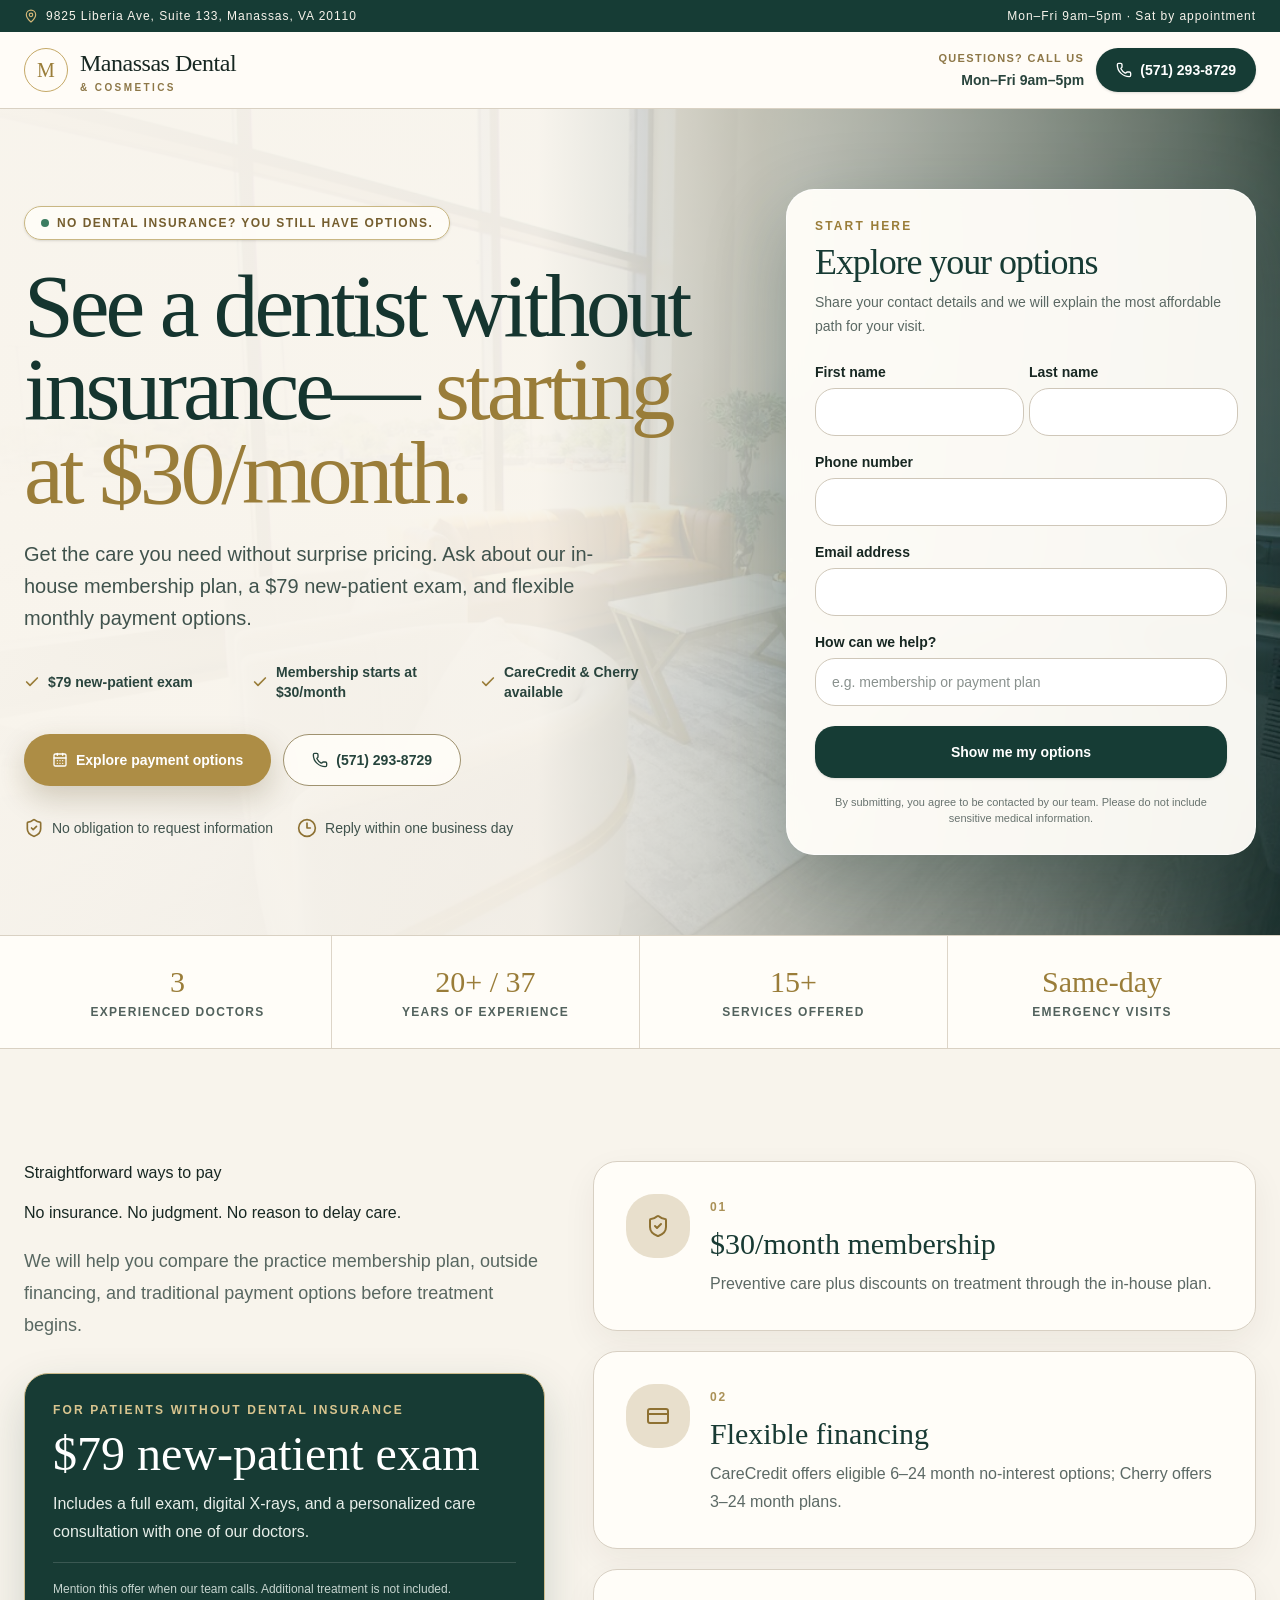
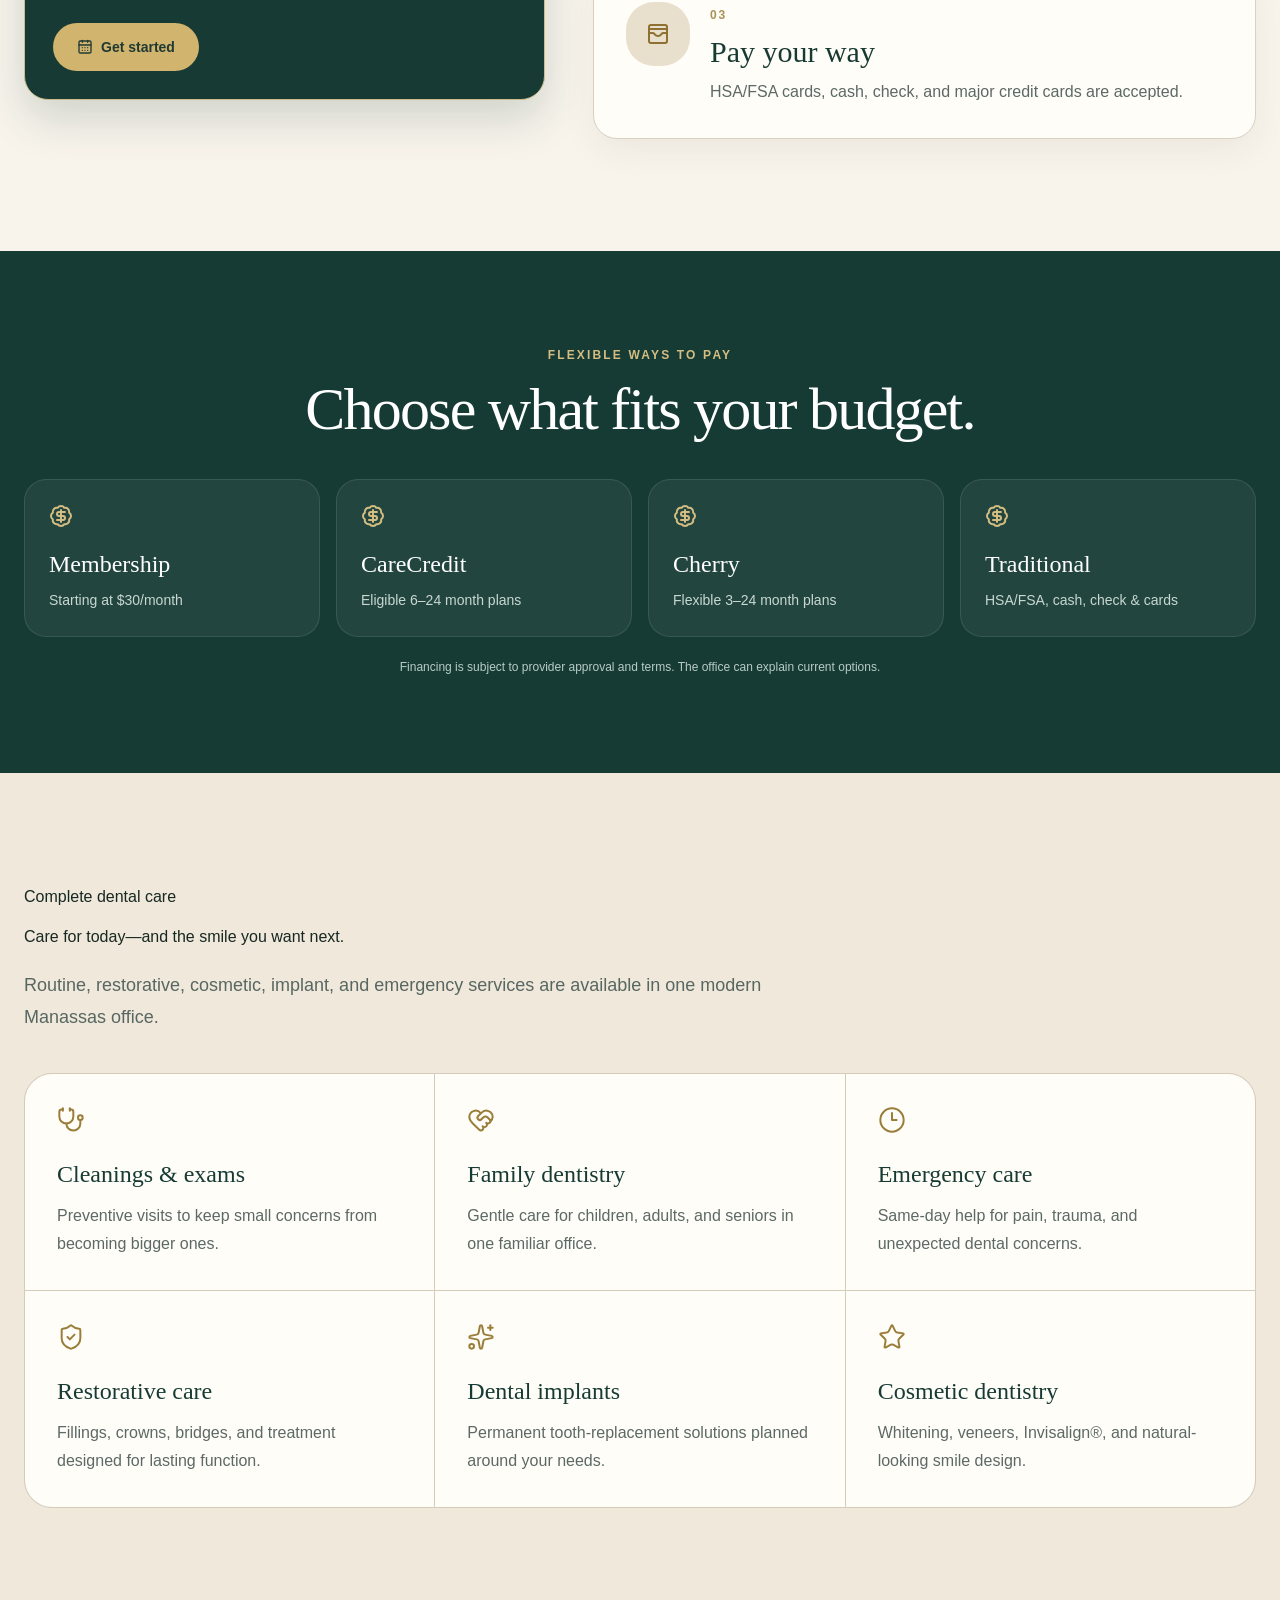
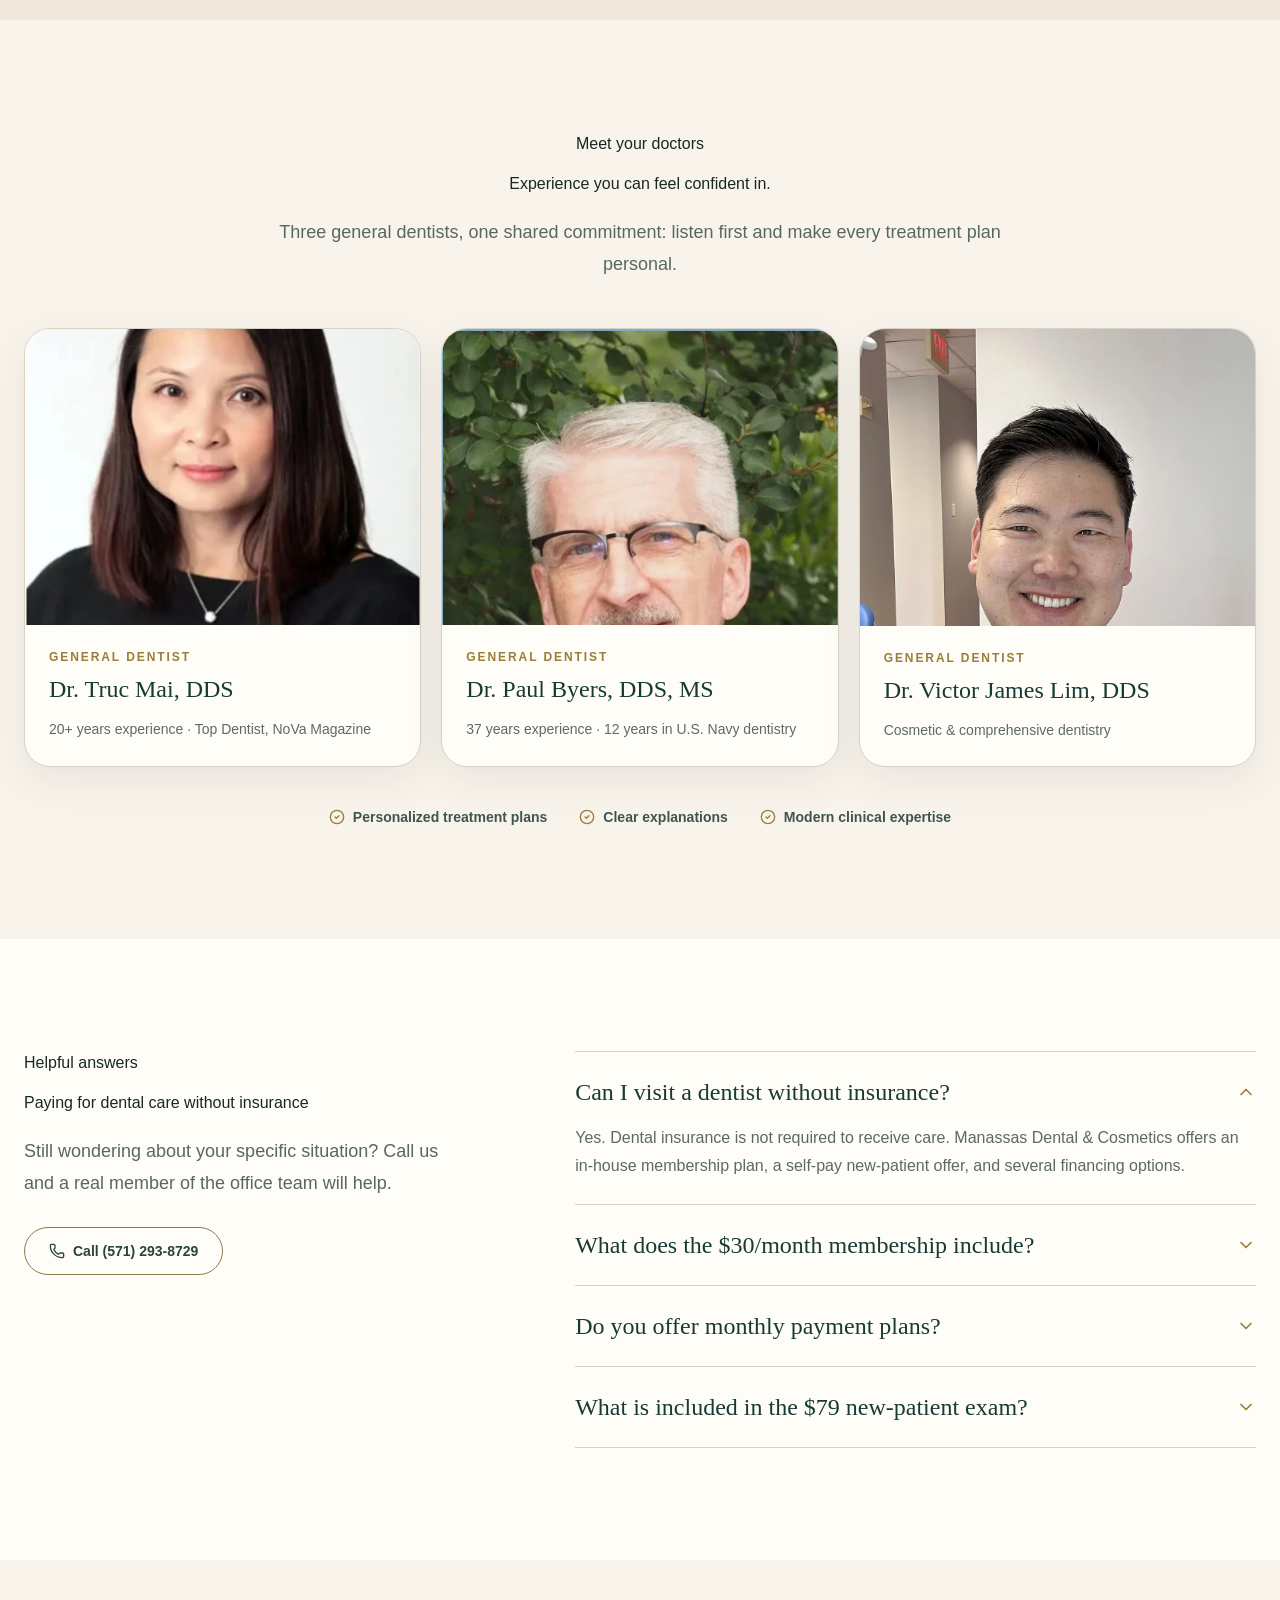
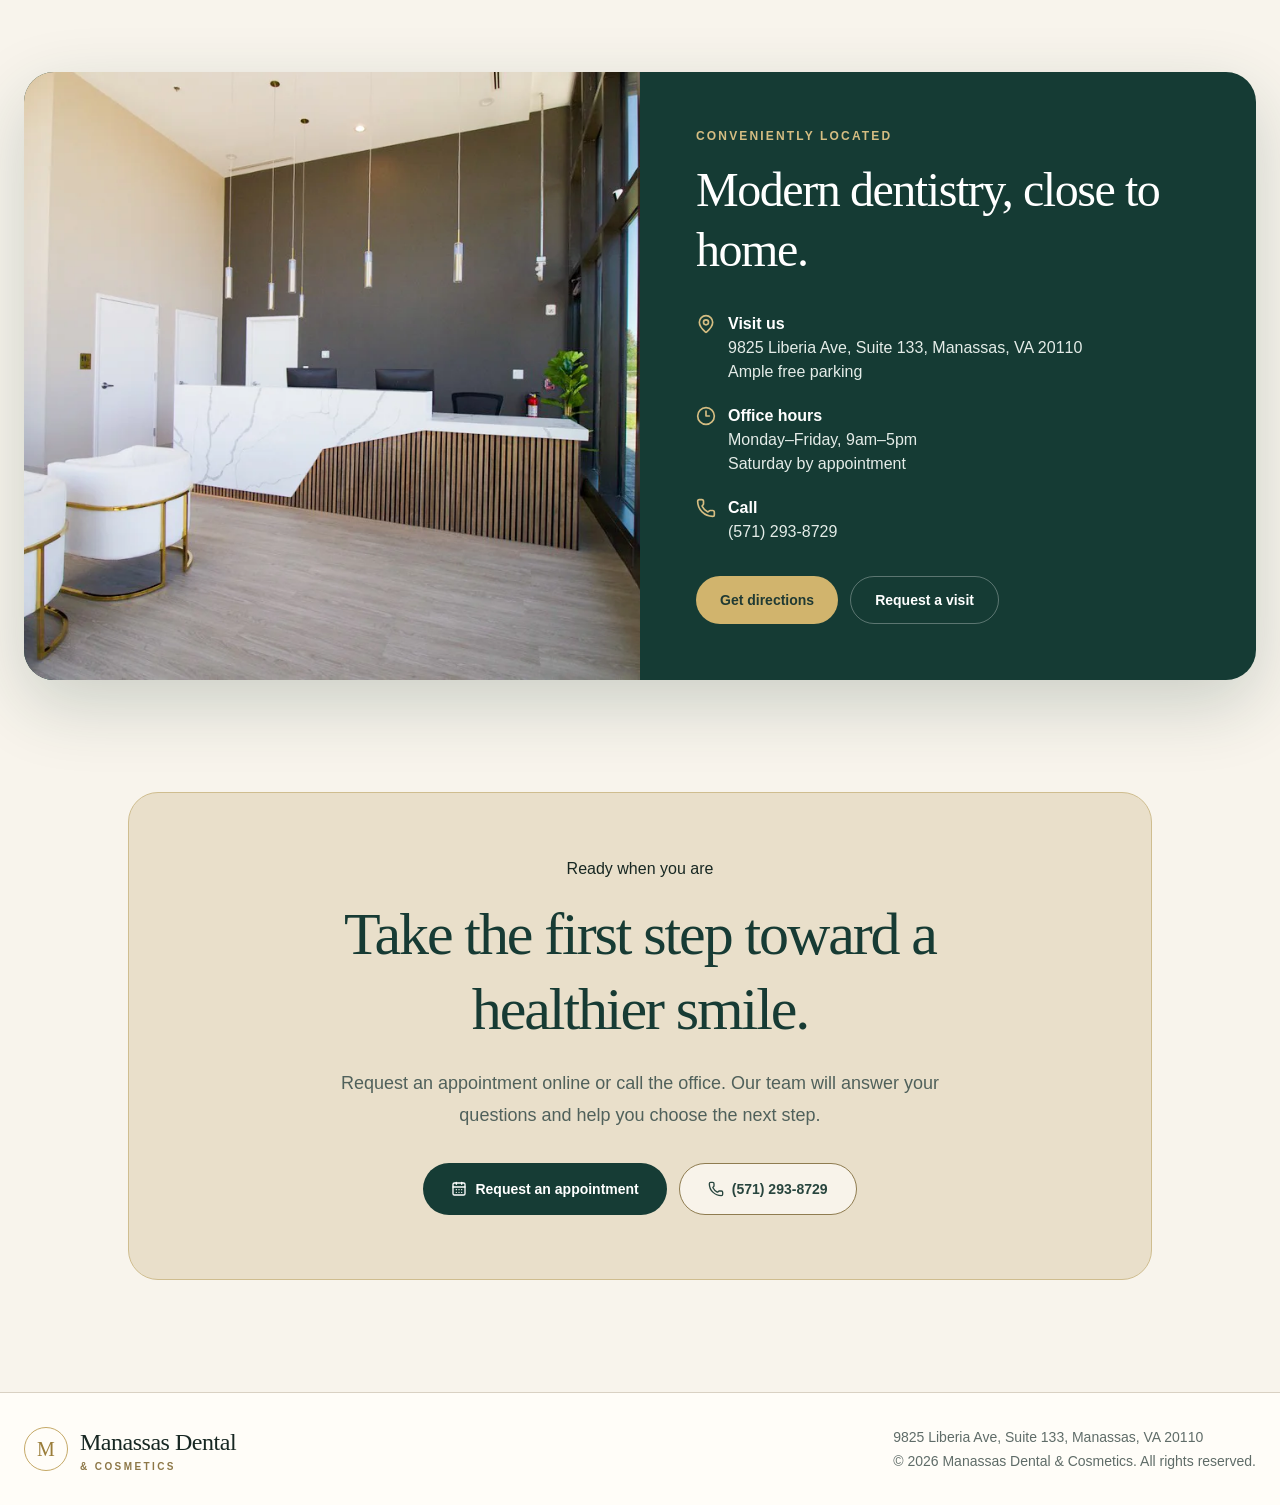
<file: no-insurance-dentist.html>
<!DOCTYPE html><html lang="en"><head><meta charSet="utf-8"/><meta name="viewport" content="width=device-width, initial-scale=1"/><link rel="preload" href="/images/waiting-area.webp" as="image"/><link rel="preload" href="/images/dr-mai.webp" as="image"/><link rel="preload" href="/images/dr-byers.webp" as="image"/><link rel="preload" href="/images/dr-lim.webp" as="image"/><link rel="preload" href="/images/reception-main.webp" as="image"/><link rel="stylesheet" href="/_next/static/css/index.DUYku6qP.css" data-rsc-css-href="/_next/static/css/index.DUYku6qP.css" data-precedence="vite-rsc/importer-resources"/><link rel="modulepreload" fetchPriority="low" href="/_next/static/chunks/index-q9cJ2VDC.js"/><script src="/_next/static/chunks/rolldown-runtime-C60lm6uB.js" type="module" async=""></script><script src="/_next/static/chunks/framework-D_rUT4EX.js" type="module" async=""></script><link rel="modulepreload" href="/_next/static/chunks/layout-segment-context-BmFzz-SH.js" crossorigin=""/><link rel="modulepreload" href="/_next/static/chunks/Icon-BFIcK819.js" crossorigin=""/><title>Dentist Without Insurance in Manassas | Payment Plans Available</title><meta name="description" content="No dental insurance? Ask about a $79 new-patient exam, an in-house plan starting at $30/month, and flexible dental financing in Manassas."/><meta property="og:title" content="Dentist Without Insurance in Manassas | Payment Plans Available"/><meta property="og:description" content="No dental insurance? Ask about a $79 new-patient exam, an in-house plan starting at $30/month, and flexible dental financing in Manassas."/><meta property="og:url" content="https://dentistofmanassas.com/no-insurance-dentist"/><meta property="og:site_name" content="Manassas Dental &amp; Cosmetics"/><meta property="og:type" content="website"/><meta property="og:image" content="https://dentistofmanassas.com/og.jpg"/><meta property="og:image:width" content="1200"/><meta property="og:image:height" content="630"/><meta property="og:image:alt" content="Manassas Dental &amp; Cosmetics — Dentist in Manassas, VA"/><meta name="twitter:card" content="summary_large_image"/><meta name="twitter:title" content="Dentist Without Insurance in Manassas | Payment Plans Available"/><meta name="twitter:description" content="No dental insurance? Ask about a $79 new-patient exam, an in-house plan starting at $30/month, and flexible dental financing in Manassas."/><meta name="twitter:image" content="https://dentistofmanassas.com/og.jpg"/><link rel="canonical" href="https://dentistofmanassas.com/no-insurance-dentist"/><script>Object.assign(((self[Symbol.for("vinext.navigationRuntime")]??={bootstrap:{routeManifest:null},functions:{}}).bootstrap.rsc??={rsc:[]}),{params:{},nav:{"pathname":"/no-insurance-dentist","searchParams":[]}})</script><link rel="modulepreload" href="/_next/static/chunks/index-q9cJ2VDC.js" />
</head><body><main class="min-h-screen overflow-hidden bg-[#f8f4ec] pb-20 text-[#172722] md:pb-0"><div class="hidden bg-[#163c35] py-2 text-[#f8f4ec] md:block"><div class="mx-auto flex max-w-7xl items-center justify-between px-6 text-xs tracking-[0.08em]"><span class="flex items-center gap-2"><svg xmlns="http://www.w3.org/2000/svg" width="24" height="24" viewBox="0 0 24 24" fill="none" stroke="currentColor" stroke-width="2" stroke-linecap="round" stroke-linejoin="round" class="lucide lucide-map-pin size-3.5 text-[#d5b878]" aria-hidden="true"><path d="M20 10c0 4.993-5.539 10.193-7.399 11.799a1 1 0 0 1-1.202 0C9.539 20.193 4 14.993 4 10a8 8 0 0 1 16 0"></path><circle cx="12" cy="10" r="3"></circle></svg>9825 Liberia Ave, Suite 133, Manassas, VA 20110</span><span>Mon–Fri 9am–5pm · Sat by appointment</span></div></div><header class="border-b border-[#d9d1c3] bg-[#fffdf8]/95"><div class="mx-auto flex h-[76px] max-w-7xl items-center justify-between px-5 sm:px-6"><a href="#top" aria-label="Manassas Dental and Cosmetics home"><span class="flex items-center gap-3"><span class="grid size-11 place-items-center rounded-full border border-[#c5a967] text-[#9a7d39]"><span class="font-serif text-xl">M</span></span><span class="leading-none"><strong class="block font-serif text-xl font-medium tracking-[-0.02em] sm:text-2xl">Manassas Dental</strong><span class="mt-1 block text-[10px] font-semibold uppercase tracking-[0.24em] text-[#8d7747]">&amp; Cosmetics</span></span></span></a><div class="flex items-center gap-3"><span class="hidden text-right lg:block"><span class="block text-[11px] font-semibold uppercase tracking-[0.12em] text-[#8d7747]">Questions? Call us</span><span class="mt-1 block text-sm font-bold text-[#29443d]">Mon–Fri 9am–5pm</span></span><a href="tel:5712938729" class="inline-flex min-h-11 items-center gap-2 rounded-full bg-[#163c35] px-4 text-sm font-semibold text-white shadow-sm transition hover:bg-[#0d2d27] sm:px-5"><svg xmlns="http://www.w3.org/2000/svg" width="24" height="24" viewBox="0 0 24 24" fill="none" stroke="currentColor" stroke-width="2" stroke-linecap="round" stroke-linejoin="round" class="lucide lucide-phone size-4" aria-hidden="true"><path d="M13.832 16.568a1 1 0 0 0 1.213-.303l.355-.465A2 2 0 0 1 17 15h3a2 2 0 0 1 2 2v3a2 2 0 0 1-2 2A18 18 0 0 1 2 4a2 2 0 0 1 2-2h3a2 2 0 0 1 2 2v3a2 2 0 0 1-.8 1.6l-.468.351a1 1 0 0 0-.292 1.233 14 14 0 0 0 6.392 6.384"></path></svg><span class="hidden sm:inline">(571) 293-8729</span><span class="sm:hidden">Call now</span></a></div></div></header><section id="top" class="relative isolate overflow-hidden"><img src="/images/waiting-area.webp" alt="Bright, comfortable waiting area at Manassas Dental &amp; Cosmetics" class="absolute inset-0 -z-20 h-full w-full object-cover object-center"/><div class="absolute inset-0 -z-10 bg-[linear-gradient(90deg,rgba(248,244,236,0.99)_0%,rgba(248,244,236,0.95)_42%,rgba(18,47,41,0.62)_100%)]"></div><div class="mx-auto grid max-w-7xl gap-10 px-5 py-12 sm:px-6 sm:py-16 lg:grid-cols-[1.16fr_0.84fr] lg:items-center lg:py-20"><div class="max-w-2xl"><div class="mb-6 inline-flex items-center gap-2 rounded-full border border-[#c9b783] bg-[#fffdf8]/90 px-4 py-2 text-xs font-bold uppercase tracking-[0.12em] text-[#755e2e] shadow-sm"><span class="size-2 rounded-full bg-[#3b7c60]"></span>No dental insurance? You still have options.</div><h1 class="max-w-[800px] font-serif text-[clamp(3rem,7vw,5.65rem)] font-medium leading-[0.93] tracking-[-0.045em] text-[#15352f]">See a dentist without insurance—<!-- --> <span class="text-[#9a7d39]">starting at $30/month.</span></h1><p class="mt-6 max-w-xl text-lg leading-8 text-[#40534d] sm:text-xl">Get the care you need without surprise pricing. Ask about our in-house membership plan, a $79 new-patient exam, and flexible monthly payment options.</p><div class="mt-7 grid gap-3 text-sm font-semibold text-[#29443d] sm:grid-cols-3"><span class="flex items-center gap-2"><svg xmlns="http://www.w3.org/2000/svg" width="24" height="24" viewBox="0 0 24 24" fill="none" stroke="currentColor" stroke-width="2.5" stroke-linecap="round" stroke-linejoin="round" class="lucide lucide-check size-4 shrink-0 text-[#9a7d39]" aria-hidden="true"><path d="M20 6 9 17l-5-5"></path></svg>$79 new-patient exam</span><span class="flex items-center gap-2"><svg xmlns="http://www.w3.org/2000/svg" width="24" height="24" viewBox="0 0 24 24" fill="none" stroke="currentColor" stroke-width="2.5" stroke-linecap="round" stroke-linejoin="round" class="lucide lucide-check size-4 shrink-0 text-[#9a7d39]" aria-hidden="true"><path d="M20 6 9 17l-5-5"></path></svg>Membership starts at $30/month</span><span class="flex items-center gap-2"><svg xmlns="http://www.w3.org/2000/svg" width="24" height="24" viewBox="0 0 24 24" fill="none" stroke="currentColor" stroke-width="2.5" stroke-linecap="round" stroke-linejoin="round" class="lucide lucide-check size-4 shrink-0 text-[#9a7d39]" aria-hidden="true"><path d="M20 6 9 17l-5-5"></path></svg>CareCredit &amp; Cherry available</span></div><div class="mt-8 flex flex-col gap-3 sm:flex-row"><a href="#appointment" class="inline-flex min-h-13 items-center justify-center gap-2 rounded-full bg-[#ad8d45] px-7 text-sm font-bold text-white shadow-[0_12px_30px_rgba(79,57,13,0.22)] transition hover:bg-[#967738]"><svg xmlns="http://www.w3.org/2000/svg" width="24" height="24" viewBox="0 0 24 24" fill="none" stroke="currentColor" stroke-width="2" stroke-linecap="round" stroke-linejoin="round" class="lucide lucide-calendar-days size-4" aria-hidden="true"><path d="M8 2v3"></path><path d="M16 2v3"></path><rect x="3" y="3" width="18" height="18" rx="2"></rect><path d="M3 9h18"></path><path d="M8 13h.01"></path><path d="M12 13h.01"></path><path d="M16 13h.01"></path><path d="M8 17h.01"></path><path d="M12 17h.01"></path><path d="M16 17h.01"></path></svg>Explore payment options</a><a href="tel:5712938729" class="inline-flex min-h-13 items-center justify-center gap-2 rounded-full border border-[#9f926f] bg-[#fffdf8]/90 px-7 text-sm font-bold text-[#25443c] transition hover:bg-white"><svg xmlns="http://www.w3.org/2000/svg" width="24" height="24" viewBox="0 0 24 24" fill="none" stroke="currentColor" stroke-width="2" stroke-linecap="round" stroke-linejoin="round" class="lucide lucide-phone size-4" aria-hidden="true"><path d="M13.832 16.568a1 1 0 0 0 1.213-.303l.355-.465A2 2 0 0 1 17 15h3a2 2 0 0 1 2 2v3a2 2 0 0 1-2 2A18 18 0 0 1 2 4a2 2 0 0 1 2-2h3a2 2 0 0 1 2 2v3a2 2 0 0 1-.8 1.6l-.468.351a1 1 0 0 0-.292 1.233 14 14 0 0 0 6.392 6.384"></path></svg>(571) 293-8729</a></div><div class="mt-8 flex flex-wrap items-center gap-x-6 gap-y-3 text-sm text-[#40534d]"><span class="flex items-center gap-2"><svg xmlns="http://www.w3.org/2000/svg" width="24" height="24" viewBox="0 0 24 24" fill="none" stroke="currentColor" stroke-width="2" stroke-linecap="round" stroke-linejoin="round" class="lucide lucide-shield-check size-5 text-[#8d7133]" aria-hidden="true"><path d="M20 13c0 5-3.5 7.5-7.66 8.95a1 1 0 0 1-.67-.01C7.5 20.5 4 18 4 13V6a1 1 0 0 1 1-1c2 0 4.5-1.2 6.24-2.72a1.17 1.17 0 0 1 1.52 0C14.51 3.81 17 5 19 5a1 1 0 0 1 1 1z"></path><path d="m9 12 2 2 4-4"></path></svg>No obligation to request information</span><span class="flex items-center gap-2"><svg xmlns="http://www.w3.org/2000/svg" width="24" height="24" viewBox="0 0 24 24" fill="none" stroke="currentColor" stroke-width="2" stroke-linecap="round" stroke-linejoin="round" class="lucide lucide-clock3 lucide-clock-3 size-5 text-[#8d7133]" aria-hidden="true"><circle cx="12" cy="12" r="10"></circle><path d="M12 6v6h4"></path></svg>Reply within one business day</span></div></div><aside id="appointment" class="scroll-mt-6 rounded-[28px] border border-white/70 bg-[#fffdf8]/96 p-5 shadow-[0_26px_80px_rgba(15,42,35,0.28)] backdrop-blur sm:p-7 lg:ml-auto lg:max-w-[470px]"><p class="text-xs font-bold uppercase tracking-[0.18em] text-[#9a7d39]">Start here</p><h2 class="mt-2 font-serif text-4xl font-medium tracking-[-0.03em] text-[#173b34]">Explore your options</h2><p class="mt-2 text-sm leading-6 text-[#5a6863]">Share your contact details and we will explain the most affordable path for your visit.</p><form class="mt-6 grid gap-4" action="https://www.manassasdentalandcosmetics.com/submit.php" method="POST"><input type="hidden" name="source" value="Google Ads – No Insurance"/><input type="text" class="hidden" tabindex="-1" autoComplete="off" aria-hidden="true" name="company"/><div class="grid gap-4 sm:grid-cols-2"><label class="grid gap-1.5 text-sm font-semibold">First name<input required="" autoComplete="given-name" class="h-12 rounded-xl border border-[#cfc7b9] bg-white px-4 font-normal outline-none transition focus:border-[#8f7335] focus:ring-4 focus:ring-[#d7c18d]/25" name="fname"/></label><label class="grid gap-1.5 text-sm font-semibold">Last name<input required="" autoComplete="family-name" class="h-12 rounded-xl border border-[#cfc7b9] bg-white px-4 font-normal outline-none transition focus:border-[#8f7335] focus:ring-4 focus:ring-[#d7c18d]/25" name="lname"/></label></div><label class="grid gap-1.5 text-sm font-semibold">Phone number<input type="tel" required="" autoComplete="tel" inputMode="tel" class="h-12 rounded-xl border border-[#cfc7b9] bg-white px-4 font-normal outline-none transition focus:border-[#8f7335] focus:ring-4 focus:ring-[#d7c18d]/25" name="phone"/></label><label class="grid gap-1.5 text-sm font-semibold">Email address<input type="email" required="" autoComplete="email" class="h-12 rounded-xl border border-[#cfc7b9] bg-white px-4 font-normal outline-none transition focus:border-[#8f7335] focus:ring-4 focus:ring-[#d7c18d]/25" name="email"/></label><label class="grid gap-1.5 text-sm font-semibold">How can we help?<input placeholder="e.g. membership or payment plan" class="h-12 rounded-xl border border-[#cfc7b9] bg-white px-4 font-normal outline-none transition placeholder:text-[#89918e] focus:border-[#8f7335] focus:ring-4 focus:ring-[#d7c18d]/25" name="preferred"/></label><input type="hidden" name="service" value="New Patient Exam"/><input type="hidden" name="patient_type" value="New Patient"/><textarea name="msg" class="hidden">No insurance / payment plan landing page inquiry</textarea><button type="submit" class="mt-1 inline-flex min-h-13 items-center justify-center rounded-xl bg-[#163c35] px-6 text-sm font-bold text-white shadow-sm transition hover:bg-[#0d2d27] focus-visible:outline-none focus-visible:ring-4 focus-visible:ring-[#163c35]/25">Show me my options</button><p class="text-center text-[11px] leading-4 text-[#68736f]">By submitting, you agree to be contacted by our team. Please do not include sensitive medical information.</p></form></aside></div></section><section aria-label="Practice highlights" class="border-y border-[#d9d1c3] bg-[#fffdf8]"><div class="mx-auto grid max-w-7xl grid-cols-2 divide-x divide-y divide-[#ddd5c8] px-5 md:grid-cols-4 md:divide-y-0 lg:px-6"><div class="px-4 py-7 text-center"><strong class="block font-serif text-3xl font-medium text-[#9a7d39]">3</strong><span class="mt-1 block text-xs font-bold uppercase tracking-[0.11em] text-[#52625d]">Experienced doctors</span></div><div class="px-4 py-7 text-center"><strong class="block font-serif text-3xl font-medium text-[#9a7d39]">20+ / 37</strong><span class="mt-1 block text-xs font-bold uppercase tracking-[0.11em] text-[#52625d]">Years of experience</span></div><div class="px-4 py-7 text-center"><strong class="block font-serif text-3xl font-medium text-[#9a7d39]">15+</strong><span class="mt-1 block text-xs font-bold uppercase tracking-[0.11em] text-[#52625d]">Services offered</span></div><div class="px-4 py-7 text-center"><strong class="block font-serif text-3xl font-medium text-[#9a7d39]">Same-day</strong><span class="mt-1 block text-xs font-bold uppercase tracking-[0.11em] text-[#52625d]">Emergency visits</span></div></div></section><section class="px-5 py-20 sm:px-6 sm:py-28"><div class="mx-auto grid max-w-7xl gap-12 lg:grid-cols-[0.88fr_1.12fr] lg:items-start"><div class="lg:sticky lg:top-8"><p class="section-eyebrow">Straightforward ways to pay</p><h2 class="section-title mt-4">No insurance. No judgment. No reason to delay care.</h2><p class="mt-5 max-w-xl text-lg leading-8 text-[#586761]">We will help you compare the practice membership plan, outside financing, and traditional payment options before treatment begins.</p><div class="mt-8 rounded-[24px] border border-[#cdbb8b] bg-[#173b34] p-6 text-white shadow-[0_18px_45px_rgba(23,59,52,0.18)] sm:p-7"><p class="text-xs font-bold uppercase tracking-[0.18em] text-[#d9c58f]">For patients without dental insurance</p><p class="mt-3 font-serif text-4xl font-medium text-white sm:text-5xl">$79 new-patient exam</p><p class="mt-3 leading-7 text-[#e7eee9]">Includes a full exam, digital X-rays, and a personalized care consultation with one of our doctors.</p><p class="mt-4 border-t border-white/15 pt-4 text-xs leading-5 text-[#c6d4cf]">Mention this offer when our team calls. Additional treatment is not included.</p><a href="#appointment" class="mt-6 inline-flex min-h-12 items-center justify-center gap-2 rounded-full bg-[#d1b46d] px-6 text-sm font-bold text-[#203a33] transition hover:bg-[#e0c784]"><svg xmlns="http://www.w3.org/2000/svg" width="24" height="24" viewBox="0 0 24 24" fill="none" stroke="currentColor" stroke-width="2" stroke-linecap="round" stroke-linejoin="round" class="lucide lucide-calendar-days size-4" aria-hidden="true"><path d="M8 2v3"></path><path d="M16 2v3"></path><rect x="3" y="3" width="18" height="18" rx="2"></rect><path d="M3 9h18"></path><path d="M8 13h.01"></path><path d="M12 13h.01"></path><path d="M16 13h.01"></path><path d="M8 17h.01"></path><path d="M12 17h.01"></path><path d="M16 17h.01"></path></svg>Get started</a></div></div><div class="grid gap-5"><article class="group grid gap-5 rounded-[24px] border border-[#d8d0c3] bg-[#fffdf8] p-6 shadow-[0_12px_34px_rgba(47,39,24,0.06)] transition hover:-translate-y-1 hover:shadow-[0_18px_44px_rgba(47,39,24,0.1)] sm:grid-cols-[64px_1fr] sm:p-8"><span class="grid size-16 place-items-center rounded-2xl bg-[#e8dfcc] text-[#8e7132]"><svg xmlns="http://www.w3.org/2000/svg" width="24" height="24" viewBox="0 0 24 24" fill="none" stroke="currentColor" stroke-width="2" stroke-linecap="round" stroke-linejoin="round" class="lucide lucide-shield-check size-6" aria-hidden="true"><path d="M20 13c0 5-3.5 7.5-7.66 8.95a1 1 0 0 1-.67-.01C7.5 20.5 4 18 4 13V6a1 1 0 0 1 1-1c2 0 4.5-1.2 6.24-2.72a1.17 1.17 0 0 1 1.52 0C14.51 3.81 17 5 19 5a1 1 0 0 1 1 1z"></path><path d="m9 12 2 2 4-4"></path></svg></span><div><span class="text-xs font-bold uppercase tracking-[0.16em] text-[#aa9157]">0<!-- -->1</span><h3 class="mt-2 font-serif text-3xl font-medium text-[#183a33]">$30/month membership</h3><p class="mt-2 leading-7 text-[#5c6965]">Preventive care plus discounts on treatment through the in-house plan.</p></div></article><article class="group grid gap-5 rounded-[24px] border border-[#d8d0c3] bg-[#fffdf8] p-6 shadow-[0_12px_34px_rgba(47,39,24,0.06)] transition hover:-translate-y-1 hover:shadow-[0_18px_44px_rgba(47,39,24,0.1)] sm:grid-cols-[64px_1fr] sm:p-8"><span class="grid size-16 place-items-center rounded-2xl bg-[#e8dfcc] text-[#8e7132]"><svg xmlns="http://www.w3.org/2000/svg" width="24" height="24" viewBox="0 0 24 24" fill="none" stroke="currentColor" stroke-width="2" stroke-linecap="round" stroke-linejoin="round" class="lucide lucide-credit-card size-6" aria-hidden="true"><rect width="20" height="14" x="2" y="5" rx="2"></rect><line x1="2" x2="22" y1="10" y2="10"></line></svg></span><div><span class="text-xs font-bold uppercase tracking-[0.16em] text-[#aa9157]">0<!-- -->2</span><h3 class="mt-2 font-serif text-3xl font-medium text-[#183a33]">Flexible financing</h3><p class="mt-2 leading-7 text-[#5c6965]">CareCredit offers eligible 6–24 month no-interest options; Cherry offers 3–24 month plans.</p></div></article><article class="group grid gap-5 rounded-[24px] border border-[#d8d0c3] bg-[#fffdf8] p-6 shadow-[0_12px_34px_rgba(47,39,24,0.06)] transition hover:-translate-y-1 hover:shadow-[0_18px_44px_rgba(47,39,24,0.1)] sm:grid-cols-[64px_1fr] sm:p-8"><span class="grid size-16 place-items-center rounded-2xl bg-[#e8dfcc] text-[#8e7132]"><svg xmlns="http://www.w3.org/2000/svg" width="24" height="24" viewBox="0 0 24 24" fill="none" stroke="currentColor" stroke-width="2" stroke-linecap="round" stroke-linejoin="round" class="lucide lucide-wallet-cards size-6" aria-hidden="true"><path d="M3 11h3.75a2 2 0 0 1 1.6.8l.45.6a4 4 0 0 0 6.4 0l.45-.6a2 2 0 0 1 1.6-.8H21"></path><path d="M3 7h18"></path><rect x="3" y="3" width="18" height="18" rx="2"></rect></svg></span><div><span class="text-xs font-bold uppercase tracking-[0.16em] text-[#aa9157]">0<!-- -->3</span><h3 class="mt-2 font-serif text-3xl font-medium text-[#183a33]">Pay your way</h3><p class="mt-2 leading-7 text-[#5c6965]">HSA/FSA cards, cash, check, and major credit cards are accepted.</p></div></article></div></div></section><section class="bg-[#153b34] px-5 py-20 text-white sm:px-6 sm:py-24"><div class="mx-auto max-w-7xl"><div class="mx-auto max-w-3xl text-center"><p class="text-xs font-bold uppercase tracking-[0.18em] text-[#d5bd82]">Flexible ways to pay</p><h2 class="mt-4 font-serif text-4xl font-medium tracking-[-0.03em] sm:text-6xl">Choose what fits your budget.</h2></div><div class="mt-10 grid gap-4 md:grid-cols-4"><article class="rounded-[22px] border border-white/10 bg-white/[0.06] p-6"><svg xmlns="http://www.w3.org/2000/svg" width="24" height="24" viewBox="0 0 24 24" fill="none" stroke="currentColor" stroke-width="2" stroke-linecap="round" stroke-linejoin="round" class="lucide lucide-badge-dollar-sign size-6 text-[#d5bd82]" aria-hidden="true"><path d="M3.85 8.62a4 4 0 0 1 4.78-4.77 4 4 0 0 1 6.74 0 4 4 0 0 1 4.78 4.78 4 4 0 0 1 0 6.74 4 4 0 0 1-4.77 4.78 4 4 0 0 1-6.75 0 4 4 0 0 1-4.78-4.77 4 4 0 0 1 0-6.76Z"></path><path d="M16 8h-6a2 2 0 1 0 0 4h4a2 2 0 1 1 0 4H8"></path><path d="M12 18V6"></path></svg><h3 class="mt-5 font-serif text-2xl font-medium">Membership</h3><p class="mt-2 text-sm leading-6 text-[#c9d7d2]">Starting at $30/month</p></article><article class="rounded-[22px] border border-white/10 bg-white/[0.06] p-6"><svg xmlns="http://www.w3.org/2000/svg" width="24" height="24" viewBox="0 0 24 24" fill="none" stroke="currentColor" stroke-width="2" stroke-linecap="round" stroke-linejoin="round" class="lucide lucide-badge-dollar-sign size-6 text-[#d5bd82]" aria-hidden="true"><path d="M3.85 8.62a4 4 0 0 1 4.78-4.77 4 4 0 0 1 6.74 0 4 4 0 0 1 4.78 4.78 4 4 0 0 1 0 6.74 4 4 0 0 1-4.77 4.78 4 4 0 0 1-6.75 0 4 4 0 0 1-4.78-4.77 4 4 0 0 1 0-6.76Z"></path><path d="M16 8h-6a2 2 0 1 0 0 4h4a2 2 0 1 1 0 4H8"></path><path d="M12 18V6"></path></svg><h3 class="mt-5 font-serif text-2xl font-medium">CareCredit</h3><p class="mt-2 text-sm leading-6 text-[#c9d7d2]">Eligible 6–24 month plans</p></article><article class="rounded-[22px] border border-white/10 bg-white/[0.06] p-6"><svg xmlns="http://www.w3.org/2000/svg" width="24" height="24" viewBox="0 0 24 24" fill="none" stroke="currentColor" stroke-width="2" stroke-linecap="round" stroke-linejoin="round" class="lucide lucide-badge-dollar-sign size-6 text-[#d5bd82]" aria-hidden="true"><path d="M3.85 8.62a4 4 0 0 1 4.78-4.77 4 4 0 0 1 6.74 0 4 4 0 0 1 4.78 4.78 4 4 0 0 1 0 6.74 4 4 0 0 1-4.77 4.78 4 4 0 0 1-6.75 0 4 4 0 0 1-4.78-4.77 4 4 0 0 1 0-6.76Z"></path><path d="M16 8h-6a2 2 0 1 0 0 4h4a2 2 0 1 1 0 4H8"></path><path d="M12 18V6"></path></svg><h3 class="mt-5 font-serif text-2xl font-medium">Cherry</h3><p class="mt-2 text-sm leading-6 text-[#c9d7d2]">Flexible 3–24 month plans</p></article><article class="rounded-[22px] border border-white/10 bg-white/[0.06] p-6"><svg xmlns="http://www.w3.org/2000/svg" width="24" height="24" viewBox="0 0 24 24" fill="none" stroke="currentColor" stroke-width="2" stroke-linecap="round" stroke-linejoin="round" class="lucide lucide-badge-dollar-sign size-6 text-[#d5bd82]" aria-hidden="true"><path d="M3.85 8.62a4 4 0 0 1 4.78-4.77 4 4 0 0 1 6.74 0 4 4 0 0 1 4.78 4.78 4 4 0 0 1 0 6.74 4 4 0 0 1-4.77 4.78 4 4 0 0 1-6.75 0 4 4 0 0 1-4.78-4.77 4 4 0 0 1 0-6.76Z"></path><path d="M16 8h-6a2 2 0 1 0 0 4h4a2 2 0 1 1 0 4H8"></path><path d="M12 18V6"></path></svg><h3 class="mt-5 font-serif text-2xl font-medium">Traditional</h3><p class="mt-2 text-sm leading-6 text-[#c9d7d2]">HSA/FSA, cash, check &amp; cards</p></article></div><p class="mt-5 text-center text-xs leading-5 text-[#b9cbc5]">Financing is subject to provider approval and terms. The office can explain current options.</p></div></section><section class="bg-[#efe8db] px-5 py-20 sm:px-6 sm:py-28"><div class="mx-auto max-w-7xl"><div class="max-w-3xl"><p class="section-eyebrow">Complete dental care</p><h2 class="section-title mt-4">Care for today—and the smile you want next.</h2><p class="mt-5 text-lg leading-8 text-[#586761]">Routine, restorative, cosmetic, implant, and emergency services are available in one modern Manassas office.</p></div><div class="mt-10 grid gap-px overflow-hidden rounded-[28px] border border-[#d4cbbb] bg-[#d4cbbb] sm:grid-cols-2 lg:grid-cols-3"><article class="bg-[#fffdf8] p-7 sm:p-8"><svg xmlns="http://www.w3.org/2000/svg" width="24" height="24" viewBox="0 0 24 24" fill="none" stroke="currentColor" stroke-width="1.7" stroke-linecap="round" stroke-linejoin="round" class="lucide lucide-stethoscope size-7 text-[#9a7d39]" aria-hidden="true"><path d="M11 2v2"></path><path d="M5 2v2"></path><path d="M5 3H4a2 2 0 0 0-2 2v4a6 6 0 0 0 12 0V5a2 2 0 0 0-2-2h-1"></path><path d="M8 15a6 6 0 0 0 12 0v-3"></path><circle cx="20" cy="10" r="2"></circle></svg><h3 class="mt-6 font-serif text-2xl font-medium text-[#173b34]">Cleanings &amp; exams</h3><p class="mt-3 leading-7 text-[#5c6965]">Preventive visits to keep small concerns from becoming bigger ones.</p></article><article class="bg-[#fffdf8] p-7 sm:p-8"><svg xmlns="http://www.w3.org/2000/svg" width="24" height="24" viewBox="0 0 24 24" fill="none" stroke="currentColor" stroke-width="1.7" stroke-linecap="round" stroke-linejoin="round" class="lucide lucide-heart-handshake size-7 text-[#9a7d39]" aria-hidden="true"><path d="M19.414 14.414C21 12.828 22 11.5 22 9.5a5.5 5.5 0 0 0-9.591-3.676.6.6 0 0 1-.818.001A5.5 5.5 0 0 0 2 9.5c0 2.3 1.5 4 3 5.5l5.535 5.362a2 2 0 0 0 2.879.052 2.12 2.12 0 0 0-.004-3 2.124 2.124 0 1 0 3-3 2.124 2.124 0 0 0 3.004 0 2 2 0 0 0 0-2.828l-1.881-1.882a2.41 2.41 0 0 0-3.409 0l-1.71 1.71a2 2 0 0 1-2.828 0 2 2 0 0 1 0-2.828l2.823-2.762"></path></svg><h3 class="mt-6 font-serif text-2xl font-medium text-[#173b34]">Family dentistry</h3><p class="mt-3 leading-7 text-[#5c6965]">Gentle care for children, adults, and seniors in one familiar office.</p></article><article class="bg-[#fffdf8] p-7 sm:p-8"><svg xmlns="http://www.w3.org/2000/svg" width="24" height="24" viewBox="0 0 24 24" fill="none" stroke="currentColor" stroke-width="1.7" stroke-linecap="round" stroke-linejoin="round" class="lucide lucide-clock3 lucide-clock-3 size-7 text-[#9a7d39]" aria-hidden="true"><circle cx="12" cy="12" r="10"></circle><path d="M12 6v6h4"></path></svg><h3 class="mt-6 font-serif text-2xl font-medium text-[#173b34]">Emergency care</h3><p class="mt-3 leading-7 text-[#5c6965]">Same-day help for pain, trauma, and unexpected dental concerns.</p></article><article class="bg-[#fffdf8] p-7 sm:p-8"><svg xmlns="http://www.w3.org/2000/svg" width="24" height="24" viewBox="0 0 24 24" fill="none" stroke="currentColor" stroke-width="1.7" stroke-linecap="round" stroke-linejoin="round" class="lucide lucide-shield-check size-7 text-[#9a7d39]" aria-hidden="true"><path d="M20 13c0 5-3.5 7.5-7.66 8.95a1 1 0 0 1-.67-.01C7.5 20.5 4 18 4 13V6a1 1 0 0 1 1-1c2 0 4.5-1.2 6.24-2.72a1.17 1.17 0 0 1 1.52 0C14.51 3.81 17 5 19 5a1 1 0 0 1 1 1z"></path><path d="m9 12 2 2 4-4"></path></svg><h3 class="mt-6 font-serif text-2xl font-medium text-[#173b34]">Restorative care</h3><p class="mt-3 leading-7 text-[#5c6965]">Fillings, crowns, bridges, and treatment designed for lasting function.</p></article><article class="bg-[#fffdf8] p-7 sm:p-8"><svg xmlns="http://www.w3.org/2000/svg" width="24" height="24" viewBox="0 0 24 24" fill="none" stroke="currentColor" stroke-width="1.7" stroke-linecap="round" stroke-linejoin="round" class="lucide lucide-sparkles size-7 text-[#9a7d39]" aria-hidden="true"><path d="M11.017 2.814a1 1 0 0 1 1.966 0l1.051 5.558a2 2 0 0 0 1.594 1.594l5.558 1.051a1 1 0 0 1 0 1.966l-5.558 1.051a2 2 0 0 0-1.594 1.594l-1.051 5.558a1 1 0 0 1-1.966 0l-1.051-5.558a2 2 0 0 0-1.594-1.594l-5.558-1.051a1 1 0 0 1 0-1.966l5.558-1.051a2 2 0 0 0 1.594-1.594z"></path><path d="M20 2v4"></path><path d="M22 4h-4"></path><circle cx="4" cy="20" r="2"></circle></svg><h3 class="mt-6 font-serif text-2xl font-medium text-[#173b34]">Dental implants</h3><p class="mt-3 leading-7 text-[#5c6965]">Permanent tooth-replacement solutions planned around your needs.</p></article><article class="bg-[#fffdf8] p-7 sm:p-8"><svg xmlns="http://www.w3.org/2000/svg" width="24" height="24" viewBox="0 0 24 24" fill="none" stroke="currentColor" stroke-width="1.7" stroke-linecap="round" stroke-linejoin="round" class="lucide lucide-star size-7 text-[#9a7d39]" aria-hidden="true"><path d="M11.525 2.295a.53.53 0 0 1 .95 0l2.31 4.679a2.123 2.123 0 0 0 1.595 1.16l5.166.756a.53.53 0 0 1 .294.904l-3.736 3.638a2.123 2.123 0 0 0-.611 1.878l.882 5.14a.53.53 0 0 1-.771.56l-4.618-2.428a2.122 2.122 0 0 0-1.973 0L6.396 21.01a.53.53 0 0 1-.77-.56l.881-5.139a2.122 2.122 0 0 0-.611-1.879L2.16 9.795a.53.53 0 0 1 .294-.906l5.165-.755a2.122 2.122 0 0 0 1.597-1.16z"></path></svg><h3 class="mt-6 font-serif text-2xl font-medium text-[#173b34]">Cosmetic dentistry</h3><p class="mt-3 leading-7 text-[#5c6965]">Whitening, veneers, Invisalign®, and natural-looking smile design.</p></article></div></div></section><section class="px-5 py-20 sm:px-6 sm:py-28"><div class="mx-auto max-w-7xl"><div class="mx-auto max-w-3xl text-center"><p class="section-eyebrow">Meet your doctors</p><h2 class="section-title mt-4">Experience you can feel confident in.</h2><p class="mt-5 text-lg leading-8 text-[#586761]">Three general dentists, one shared commitment: listen first and make every treatment plan personal.</p></div><div class="mt-12 grid gap-5 md:grid-cols-3"><article class="overflow-hidden rounded-[26px] border border-[#d9d1c3] bg-[#fffdf8] shadow-[0_14px_40px_rgba(47,39,24,0.08)]"><div class="aspect-[4/3] overflow-hidden bg-[#ece8e1]"><img src="/images/dr-mai.webp" alt="Dr. Truc Mai, DDS" class="h-full w-full object-cover object-center transition duration-500 hover:scale-[1.03]"/></div><div class="p-6"><p class="text-xs font-bold uppercase tracking-[0.16em] text-[#9a7d39]">General dentist</p><h3 class="mt-2 font-serif text-2xl font-medium text-[#173b34]">Dr. Truc Mai, DDS</h3><p class="mt-3 text-sm leading-6 text-[#5e6a66]">20+ years experience · Top Dentist, NoVa Magazine</p></div></article><article class="overflow-hidden rounded-[26px] border border-[#d9d1c3] bg-[#fffdf8] shadow-[0_14px_40px_rgba(47,39,24,0.08)]"><div class="aspect-[4/3] overflow-hidden bg-[#ece8e1]"><img src="/images/dr-byers.webp" alt="Dr. Paul Byers, DDS, MS" class="h-full w-full object-cover object-top transition duration-500 hover:scale-[1.03]"/></div><div class="p-6"><p class="text-xs font-bold uppercase tracking-[0.16em] text-[#9a7d39]">General dentist</p><h3 class="mt-2 font-serif text-2xl font-medium text-[#173b34]">Dr. Paul Byers, DDS, MS</h3><p class="mt-3 text-sm leading-6 text-[#5e6a66]">37 years experience · 12 years in U.S. Navy dentistry</p></div></article><article class="overflow-hidden rounded-[26px] border border-[#d9d1c3] bg-[#fffdf8] shadow-[0_14px_40px_rgba(47,39,24,0.08)]"><div class="aspect-[4/3] overflow-hidden bg-[#ece8e1]"><img src="/images/dr-lim.webp" alt="Dr. Victor James Lim, DDS" class="h-full w-full object-cover object-top transition duration-500 hover:scale-[1.03]"/></div><div class="p-6"><p class="text-xs font-bold uppercase tracking-[0.16em] text-[#9a7d39]">General dentist</p><h3 class="mt-2 font-serif text-2xl font-medium text-[#173b34]">Dr. Victor James Lim, DDS</h3><p class="mt-3 text-sm leading-6 text-[#5e6a66]">Cosmetic &amp; comprehensive dentistry</p></div></article></div><div class="mt-10 flex flex-wrap justify-center gap-x-8 gap-y-3 text-sm font-semibold text-[#3e554e]"><span class="flex items-center gap-2"><svg xmlns="http://www.w3.org/2000/svg" width="24" height="24" viewBox="0 0 24 24" fill="none" stroke="currentColor" stroke-width="2" stroke-linecap="round" stroke-linejoin="round" class="lucide lucide-circle-check size-4 text-[#9a7d39]" aria-hidden="true"><circle cx="12" cy="12" r="10"></circle><path d="m9 12 2 2 4-4"></path></svg>Personalized treatment plans</span><span class="flex items-center gap-2"><svg xmlns="http://www.w3.org/2000/svg" width="24" height="24" viewBox="0 0 24 24" fill="none" stroke="currentColor" stroke-width="2" stroke-linecap="round" stroke-linejoin="round" class="lucide lucide-circle-check size-4 text-[#9a7d39]" aria-hidden="true"><circle cx="12" cy="12" r="10"></circle><path d="m9 12 2 2 4-4"></path></svg>Clear explanations</span><span class="flex items-center gap-2"><svg xmlns="http://www.w3.org/2000/svg" width="24" height="24" viewBox="0 0 24 24" fill="none" stroke="currentColor" stroke-width="2" stroke-linecap="round" stroke-linejoin="round" class="lucide lucide-circle-check size-4 text-[#9a7d39]" aria-hidden="true"><circle cx="12" cy="12" r="10"></circle><path d="m9 12 2 2 4-4"></path></svg>Modern clinical expertise</span></div></div></section><section class="bg-[#fffdf8] px-5 py-20 sm:px-6 sm:py-28"><div class="mx-auto grid max-w-7xl gap-12 lg:grid-cols-[0.85fr_1.15fr] lg:items-start"><div><p class="section-eyebrow">Helpful answers</p><h2 class="section-title mt-4">Paying for dental care without insurance</h2><p class="mt-5 max-w-md text-lg leading-8 text-[#586761]">Still wondering about your specific situation? Call us and a real member of the office team will help.</p><a href="tel:5712938729" class="mt-7 inline-flex min-h-12 items-center justify-center gap-2 rounded-full border border-[#8f7c50] px-6 text-sm font-bold text-[#28453e] transition hover:bg-[#f2ecdf]"><svg xmlns="http://www.w3.org/2000/svg" width="24" height="24" viewBox="0 0 24 24" fill="none" stroke="currentColor" stroke-width="2" stroke-linecap="round" stroke-linejoin="round" class="lucide lucide-phone size-4" aria-hidden="true"><path d="M13.832 16.568a1 1 0 0 0 1.213-.303l.355-.465A2 2 0 0 1 17 15h3a2 2 0 0 1 2 2v3a2 2 0 0 1-2 2A18 18 0 0 1 2 4a2 2 0 0 1 2-2h3a2 2 0 0 1 2 2v3a2 2 0 0 1-.8 1.6l-.468.351a1 1 0 0 0-.292 1.233 14 14 0 0 0 6.392 6.384"></path></svg>Call <!-- -->(571) 293-8729</a></div><div class="divide-y divide-[#d9d1c3] border-y border-[#d9d1c3]"><details class="group py-6" open=""><summary class="flex cursor-pointer list-none items-center justify-between gap-5 font-serif text-xl font-medium text-[#173b34] sm:text-2xl">Can I visit a dentist without insurance?<svg xmlns="http://www.w3.org/2000/svg" width="24" height="24" viewBox="0 0 24 24" fill="none" stroke="currentColor" stroke-width="2" stroke-linecap="round" stroke-linejoin="round" class="lucide lucide-chevron-down size-5 shrink-0 text-[#9a7d39] transition group-open:rotate-180" aria-hidden="true"><path d="m6 9 6 6 6-6"></path></svg></summary><p class="max-w-2xl pt-4 leading-7 text-[#5c6965]">Yes. Dental insurance is not required to receive care. Manassas Dental &amp; Cosmetics offers an in-house membership plan, a self-pay new-patient offer, and several financing options.</p></details><details class="group py-6"><summary class="flex cursor-pointer list-none items-center justify-between gap-5 font-serif text-xl font-medium text-[#173b34] sm:text-2xl">What does the $30/month membership include?<svg xmlns="http://www.w3.org/2000/svg" width="24" height="24" viewBox="0 0 24 24" fill="none" stroke="currentColor" stroke-width="2" stroke-linecap="round" stroke-linejoin="round" class="lucide lucide-chevron-down size-5 shrink-0 text-[#9a7d39] transition group-open:rotate-180" aria-hidden="true"><path d="m6 9 6 6 6-6"></path></svg></summary><p class="max-w-2xl pt-4 leading-7 text-[#5c6965]">The practice states that its membership plan covers preventive care and provides discounts on treatment. The office will explain current inclusions and terms before you enroll.</p></details><details class="group py-6"><summary class="flex cursor-pointer list-none items-center justify-between gap-5 font-serif text-xl font-medium text-[#173b34] sm:text-2xl">Do you offer monthly payment plans?<svg xmlns="http://www.w3.org/2000/svg" width="24" height="24" viewBox="0 0 24 24" fill="none" stroke="currentColor" stroke-width="2" stroke-linecap="round" stroke-linejoin="round" class="lucide lucide-chevron-down size-5 shrink-0 text-[#9a7d39] transition group-open:rotate-180" aria-hidden="true"><path d="m6 9 6 6 6-6"></path></svg></summary><p class="max-w-2xl pt-4 leading-7 text-[#5c6965]">Yes. The practice works with CareCredit and Cherry. Available terms and approval depend on the financing provider and the treatment amount.</p></details><details class="group py-6"><summary class="flex cursor-pointer list-none items-center justify-between gap-5 font-serif text-xl font-medium text-[#173b34] sm:text-2xl">What is included in the $79 new-patient exam?<svg xmlns="http://www.w3.org/2000/svg" width="24" height="24" viewBox="0 0 24 24" fill="none" stroke="currentColor" stroke-width="2" stroke-linecap="round" stroke-linejoin="round" class="lucide lucide-chevron-down size-5 shrink-0 text-[#9a7d39] transition group-open:rotate-180" aria-hidden="true"><path d="m6 9 6 6 6-6"></path></svg></summary><p class="max-w-2xl pt-4 leading-7 text-[#5c6965]">The offer includes a comprehensive exam, digital X-rays, and a personalized care consultation. It is designed for patients without dental insurance.</p></details></div></div></section><section class="px-5 py-20 sm:px-6 sm:py-28"><div class="mx-auto grid max-w-7xl overflow-hidden rounded-[30px] bg-[#153b34] text-white shadow-[0_24px_70px_rgba(23,59,52,0.2)] lg:grid-cols-2"><img src="/images/reception-main.webp" alt="Reception area at Manassas Dental &amp; Cosmetics" class="h-full min-h-[360px] w-full object-cover"/><div class="p-7 sm:p-12 lg:p-14"><p class="text-xs font-bold uppercase tracking-[0.18em] text-[#d5bd82]">Conveniently located</p><h2 class="mt-4 font-serif text-4xl font-medium leading-tight tracking-[-0.03em] sm:text-5xl">Modern dentistry, close to home.</h2><ul class="mt-8 grid gap-5 text-[#e4ece8]"><li class="flex gap-3"><svg xmlns="http://www.w3.org/2000/svg" width="24" height="24" viewBox="0 0 24 24" fill="none" stroke="currentColor" stroke-width="2" stroke-linecap="round" stroke-linejoin="round" class="lucide lucide-map-pin mt-0.5 size-5 shrink-0 text-[#d5bd82]" aria-hidden="true"><path d="M20 10c0 4.993-5.539 10.193-7.399 11.799a1 1 0 0 1-1.202 0C9.539 20.193 4 14.993 4 10a8 8 0 0 1 16 0"></path><circle cx="12" cy="10" r="3"></circle></svg><span><strong class="block text-white">Visit us</strong>9825 Liberia Ave, Suite 133, Manassas, VA 20110<br/>Ample free parking</span></li><li class="flex gap-3"><svg xmlns="http://www.w3.org/2000/svg" width="24" height="24" viewBox="0 0 24 24" fill="none" stroke="currentColor" stroke-width="2" stroke-linecap="round" stroke-linejoin="round" class="lucide lucide-clock3 lucide-clock-3 mt-0.5 size-5 shrink-0 text-[#d5bd82]" aria-hidden="true"><circle cx="12" cy="12" r="10"></circle><path d="M12 6v6h4"></path></svg><span><strong class="block text-white">Office hours</strong>Monday–Friday, 9am–5pm<br/>Saturday by appointment</span></li><li class="flex gap-3"><svg xmlns="http://www.w3.org/2000/svg" width="24" height="24" viewBox="0 0 24 24" fill="none" stroke="currentColor" stroke-width="2" stroke-linecap="round" stroke-linejoin="round" class="lucide lucide-phone mt-0.5 size-5 shrink-0 text-[#d5bd82]" aria-hidden="true"><path d="M13.832 16.568a1 1 0 0 0 1.213-.303l.355-.465A2 2 0 0 1 17 15h3a2 2 0 0 1 2 2v3a2 2 0 0 1-2 2A18 18 0 0 1 2 4a2 2 0 0 1 2-2h3a2 2 0 0 1 2 2v3a2 2 0 0 1-.8 1.6l-.468.351a1 1 0 0 0-.292 1.233 14 14 0 0 0 6.392 6.384"></path></svg><span><strong class="block text-white">Call</strong>(571) 293-8729</span></li></ul><div class="mt-8 flex flex-col gap-3 sm:flex-row"><a href="https://www.google.com/maps/dir/?api=1&amp;destination=9825+Liberia+Ave,+Manassas,+VA+20110" target="_blank" rel="noreferrer" class="inline-flex min-h-12 items-center justify-center rounded-full bg-[#d1b46d] px-6 text-sm font-bold text-[#203a33] transition hover:bg-[#e0c784]">Get directions</a><a href="#appointment" class="inline-flex min-h-12 items-center justify-center rounded-full border border-white/30 px-6 text-sm font-bold text-white transition hover:bg-white/10">Request a visit</a></div></div></div></section><section class="px-5 pb-20 sm:px-6 sm:pb-28"><div class="mx-auto max-w-5xl rounded-[30px] border border-[#cfbd8f] bg-[#e9dfca] px-6 py-12 text-center sm:px-12 sm:py-16"><p class="section-eyebrow">Ready when you are</p><h2 class="mx-auto mt-4 max-w-3xl font-serif text-4xl font-medium leading-tight tracking-[-0.035em] text-[#173b34] sm:text-6xl">Take the first step toward a healthier smile.</h2><p class="mx-auto mt-5 max-w-2xl text-lg leading-8 text-[#50615b]">Request an appointment online or call the office. Our team will answer your questions and help you choose the next step.</p><div class="mt-8 flex flex-col justify-center gap-3 sm:flex-row"><a href="#appointment" class="inline-flex min-h-13 items-center justify-center gap-2 rounded-full bg-[#163c35] px-7 text-sm font-bold text-white transition hover:bg-[#0d2d27]"><svg xmlns="http://www.w3.org/2000/svg" width="24" height="24" viewBox="0 0 24 24" fill="none" stroke="currentColor" stroke-width="2" stroke-linecap="round" stroke-linejoin="round" class="lucide lucide-calendar-days size-4" aria-hidden="true"><path d="M8 2v3"></path><path d="M16 2v3"></path><rect x="3" y="3" width="18" height="18" rx="2"></rect><path d="M3 9h18"></path><path d="M8 13h.01"></path><path d="M12 13h.01"></path><path d="M16 13h.01"></path><path d="M8 17h.01"></path><path d="M12 17h.01"></path><path d="M16 17h.01"></path></svg>Request an appointment</a><a href="tel:5712938729" class="inline-flex min-h-13 items-center justify-center gap-2 rounded-full border border-[#8f7c50] bg-[#fffdf8]/70 px-7 text-sm font-bold text-[#28453e]"><svg xmlns="http://www.w3.org/2000/svg" width="24" height="24" viewBox="0 0 24 24" fill="none" stroke="currentColor" stroke-width="2" stroke-linecap="round" stroke-linejoin="round" class="lucide lucide-phone size-4" aria-hidden="true"><path d="M13.832 16.568a1 1 0 0 0 1.213-.303l.355-.465A2 2 0 0 1 17 15h3a2 2 0 0 1 2 2v3a2 2 0 0 1-2 2A18 18 0 0 1 2 4a2 2 0 0 1 2-2h3a2 2 0 0 1 2 2v3a2 2 0 0 1-.8 1.6l-.468.351a1 1 0 0 0-.292 1.233 14 14 0 0 0 6.392 6.384"></path></svg>(571) 293-8729</a></div></div></section><footer class="border-t border-[#d9d1c3] bg-[#fffdf8] px-5 py-8 sm:px-6"><div class="mx-auto flex max-w-7xl flex-col items-center justify-between gap-6 text-center sm:flex-row sm:text-left"><span class="flex items-center gap-3"><span class="grid size-11 place-items-center rounded-full border border-[#c5a967] text-[#9a7d39]"><span class="font-serif text-xl">M</span></span><span class="leading-none"><strong class="block font-serif text-xl font-medium tracking-[-0.02em] sm:text-2xl">Manassas Dental</strong><span class="mt-1 block text-[10px] font-semibold uppercase tracking-[0.24em] text-[#8d7747]">&amp; Cosmetics</span></span></span><div class="text-sm leading-6 text-[#5f6c68]"><p>9825 Liberia Ave, Suite 133, Manassas, VA 20110</p><p>© 2026 Manassas Dental &amp; Cosmetics. All rights reserved.</p></div></div></footer><div class="fixed inset-x-0 bottom-0 z-50 grid grid-cols-2 gap-2 border-t border-[#d8cfbf] bg-[#fffdf8]/96 p-3 shadow-[0_-8px_30px_rgba(31,43,39,0.12)] backdrop-blur md:hidden"><a href="tel:5712938729" class="inline-flex min-h-12 items-center justify-center gap-2 rounded-xl border border-[#9b895e] text-sm font-bold text-[#28453e]"><svg xmlns="http://www.w3.org/2000/svg" width="24" height="24" viewBox="0 0 24 24" fill="none" stroke="currentColor" stroke-width="2" stroke-linecap="round" stroke-linejoin="round" class="lucide lucide-phone size-4" aria-hidden="true"><path d="M13.832 16.568a1 1 0 0 0 1.213-.303l.355-.465A2 2 0 0 1 17 15h3a2 2 0 0 1 2 2v3a2 2 0 0 1-2 2A18 18 0 0 1 2 4a2 2 0 0 1 2-2h3a2 2 0 0 1 2 2v3a2 2 0 0 1-.8 1.6l-.468.351a1 1 0 0 0-.292 1.233 14 14 0 0 0 6.392 6.384"></path></svg>Call now</a><a href="#appointment" class="inline-flex min-h-12 items-center justify-center gap-2 rounded-xl bg-[#163c35] text-sm font-bold text-white"><svg xmlns="http://www.w3.org/2000/svg" width="24" height="24" viewBox="0 0 24 24" fill="none" stroke="currentColor" stroke-width="2" stroke-linecap="round" stroke-linejoin="round" class="lucide lucide-calendar-days size-4" aria-hidden="true"><path d="M8 2v3"></path><path d="M16 2v3"></path><rect x="3" y="3" width="18" height="18" rx="2"></rect><path d="M3 9h18"></path><path d="M8 13h.01"></path><path d="M12 13h.01"></path><path d="M16 13h.01"></path><path d="M8 17h.01"></path><path d="M12 17h.01"></path><path d="M16 17h.01"></path></svg>Request visit</a></div></main><script type="text/javascript" src="https://cdn.callrail.com/companies/607625076/ff2d2f841d0f15cd2470/12/swap.js"></script><script type="module" src="/_next/static/chunks/index-q9cJ2VDC.js" id="_R_" async=""></script><script>((self[Symbol.for("vinext.navigationRuntime")]??={bootstrap:{routeManifest:null},functions:{}}).bootstrap.rsc??={rsc:[]}).rsc.push("0:{\"page:/no-insurance-dentist\":\"$L1\",\"layout:/\":\"$L2\",\"route:/no-insurance-dentist\":\"$L3\",\"__route\":\"route:/no-insurance-dentist\",\"__interceptionContext\":null,\"__layoutIds\":[\"layout:/\"],\"__rootLayout\":\"/\",\"__bfcacheSegmentIdentities\":{\"layout:/\":\"[\\\"layout\\\",\\\"layout:/\\\",\\\"root-boundary:/\\\",\\\"\\\"]\",\"page:/no-insurance-dentist\":\"[\\\"page\\\",\\\"page:/no-insurance-dentist\\\",\\\"root-boundary:/\\\",\\\"[\\\\\\\"no-insurance-dentist\\\\\\\"]\\\"]\"},\"__srcPage\":[\"no-insurance-dentist\",\"page\"],\"__layoutFlags\":{\"layout:/\":\"s\"},\"__artifactCompatibility\":{\"schemaVersion\":1,\"graphVersion\":\"app-route-graph:1b87dd20198b31a0\",\"deploymentVersion\":\"01dd4f14-5b60-4949-904d-03f89305c260\",\"appElementsSchemaVersion\":1,\"rscPayloadSchemaVersion\":1,\"rootBoundaryId\":\"/\",\"renderEpoch\":null}}\n")</script><script>((self[Symbol.for("vinext.navigationRuntime")]??={bootstrap:{routeManifest:null},functions:{}}).bootstrap.rsc??={rsc:[]}).rsc.push("4:I[\"8c0f216c4604\",[],\"Children\",1]\n")</script><script>((self[Symbol.for("vinext.navigationRuntime")]??={bootstrap:{routeManifest:null},functions:{}}).bootstrap.rsc??={rsc:[]}).rsc.push("5:I[\"593f344dc510\",[],\"GlobalErrorBoundary\",1]\n")</script><script>((self[Symbol.for("vinext.navigationRuntime")]??={bootstrap:{routeManifest:null},functions:{}}).bootstrap.rsc??={rsc:[]}).rsc.push("6:I[\"0b874ad30386\",[],\"default\",1]\n")</script><script>((self[Symbol.for("vinext.navigationRuntime")]??={bootstrap:{routeManifest:null},functions:{}}).bootstrap.rsc??={rsc:[]}).rsc.push("7:I[\"593f344dc510\",[],\"ErrorBoundary\",1]\n")</script><script>((self[Symbol.for("vinext.navigationRuntime")]??={bootstrap:{routeManifest:null},functions:{}}).bootstrap.rsc??={rsc:[]}).rsc.push("8:I[\"15c18cfaeeff\",[],\"LayoutSegmentProvider\",1]\n")</script><script>((self[Symbol.for("vinext.navigationRuntime")]??={bootstrap:{routeManifest:null},functions:{}}).bootstrap.rsc??={rsc:[]}).rsc.push("9:I[\"8c0f216c4604\",[],\"Slot\",1]\n")</script><script>((self[Symbol.for("vinext.navigationRuntime")]??={bootstrap:{routeManifest:null},functions:{}}).bootstrap.rsc??={rsc:[]}).rsc.push("a:I[\"593f344dc510\",[],\"NotFoundBoundary\",1]\n")</script><script>((self[Symbol.for("vinext.navigationRuntime")]??={bootstrap:{routeManifest:null},functions:{}}).bootstrap.rsc??={rsc:[]}).rsc.push("b:I[\"9276801271d6\",[],\"AppRouterScrollTarget\",1]\n")</script><script>((self[Symbol.for("vinext.navigationRuntime")]??={bootstrap:{routeManifest:null},functions:{}}).bootstrap.rsc??={rsc:[]}).rsc.push("c:I[\"593f344dc510\",[],\"RedirectBoundary\",1]\n")</script><script>((self[Symbol.for("vinext.navigationRuntime")]??={bootstrap:{routeManifest:null},functions:{}}).bootstrap.rsc??={rsc:[]}).rsc.push(":HL[\"/_next/static/css/index.DUYku6qP.css\",\"style\"     ]\n")</script><script>((self[Symbol.for("vinext.navigationRuntime")]??={bootstrap:{routeManifest:null},functions:{}}).bootstrap.rsc??={rsc:[]}).rsc.push("2:[[[\"$\",\"link\",\"css:/_next/static/css/index.DUYku6qP.css\",{\"rel\":\"stylesheet\",\"precedence\":\"vite-rsc/importer-resources\",\"href\":\"/_next/static/css/index.DUYku6qP.css\",\"data-rsc-css-href\":\"/_next/static/css/index.DUYku6qP.css\"}],\"$undefined\"],[\"$\",\"html\",null,{\"lang\":\"en\",\"children\":[\"$\",\"body\",null,{\"children\":[[\"$\",\"$L4\",null,{}],[\"$\",\"script\",null,{\"type\":\"text/javascript\",\"src\":\"https://cdn.callrail.com/companies/607625076/ff2d2f841d0f15cd2470/12/swap.js\"}]]}]}]]\n")</script><script>((self[Symbol.for("vinext.navigationRuntime")]??={bootstrap:{routeManifest:null},functions:{}}).bootstrap.rsc??={rsc:[]}).rsc.push("3:[[[\"$\",\"meta\",null,{\"charSet\":\"utf-8\"}],[[\"$\",\"title\",\"0\",{\"children\":\"Dentist Without Insurance in Manassas | Payment Plans Available\"}],[\"$\",\"meta\",\"1\",{\"name\":\"description\",\"content\":\"No dental insurance? Ask about a $79 new-patient exam, an in-house plan starting at $30/month, and flexible dental financing in Manassas.\"}],[\"$\",\"meta\",\"2\",{\"property\":\"og:title\",\"content\":\"Dentist Without Insurance in Manassas | Payment Plans Available\"}],[\"$\",\"meta\",\"3\",{\"property\":\"og:description\",\"content\":\"No dental insurance? Ask about a $79 new-patient exam, an in-house plan starting at $30/month, and flexible dental financing in Manassas.\"}],[\"$\",\"meta\",\"4\",{\"property\":\"og:url\",\"content\":\"https://dentistofmanassas.com/no-insurance-dentist\"}],[\"$\",\"meta\",\"5\",{\"property\":\"og:site_name\",\"content\":\"Manassas Dental \u0026 Cosmetics\"}],[\"$\",\"meta\",\"6\",{\"property\":\"og:type\",\"content\":\"website\"}],[\"$\",\"meta\",\"7\",{\"property\":\"og:image\",\"content\":\"https://dentistofmanassas.com/og.jpg\"}],[\"$\",\"meta\",\"8\",{\"property\":\"og:image:width\",\"content\":\"1200\"}],[\"$\",\"meta\",\"9\",{\"property\":\"og:image:height\",\"content\":\"630\"}],[\"$\",\"meta\",\"10\",{\"property\":\"og:image:alt\",\"content\":\"Manassas Dental \u0026 Cosmetics — Dentist in Manassas, VA\"}],[\"$\",\"meta\",\"11\",{\"name\":\"twitter:card\",\"content\":\"summary_large_image\"}],[\"$\",\"meta\",\"12\",{\"name\":\"twitter:title\",\"content\":\"Dentist Without Insurance in Manassas | Payment Plans Available\"}],[\"$\",\"meta\",\"13\",{\"name\":\"twitter:description\",\"content\":\"No dental insurance? Ask about a $79 new-patient exam, an in-house plan starting at $30/month, and flexible dental financing in Manassas.\"}],[\"$\",\"meta\",\"14\",{\"name\":\"twitter:image\",\"content\":\"https://dentistofmanassas.com/og.jpg\"}],[\"$\",\"link\",\"15\",{\"rel\":\"canonical\",\"href\":\"https://dentistofmanassas.com/no-insurance-dentist\"}]],[[\"$\",\"meta\",\"0\",{\"name\":\"viewport\",\"content\":\"width=device-width, initial-scale=1\"}]]],[\"$\",\"$L5\",null,{\"fallback\":\"$6\",\"children\":[\"$\",\"$L7\",null,{\"fallback\":\"$6\",\"children\":[\"$\",\"$L8\",null,{\"providerId\":\"layout:/\",\"segmentMap\":{\"children\":[\"no-insurance-dentist\"]},\"children\":[\"$\",\"$L9\",null,{\"id\":\"layout:/\",\"parallelSlots\":\"$undefined\",\"children\":[\"$\",\"$La\",null,{\"resetKey\":\"no-insurance-dentist\",\"fallback\":[[\"$\",\"title\",null,{\"children\":\"404: This page could not be found.\"}],[\"$\",\"div\",null,{\"style\":{\"fontFamily\":\"system-ui,\\\"Segoe UI\\\",Roboto,Helvetica,Arial,sans-serif,\\\"Apple Color Emoji\\\",\\\"Segoe UI Emoji\\\"\",\"height\":\"100vh\",\"textAlign\":\"center\",\"display\":\"flex\",\"flexDirection\":\"column\",\"alignItems\":\"center\",\"justifyContent\":\"center\"},\"children\":[\"$\",\"div\",null,{\"children\":[[\"$\",\"style\",null,{\"dangerouslySetInnerHTML\":{\"__html\":\"body{color:#000;background:#fff;margin:0}.next-error-h1{border-right:1px solid rgba(0,0,0,.3)}@media (prefers-color-scheme:dark){body{color:#fff;background:#000}.next-error-h1{border-right:1px solid rgba(255,255,255,.3)}}\"}}],[\"$\",\"h1\",null,{\"className\":\"next-error-h1\",\"style\":{\"display\":\"inline-block\",\"margin\":\"0 20px 0 0\",\"padding\":\"0 23px 0 0\",\"fontSize\":24,\"fontWeight\":500,\"verticalAlign\":\"top\",\"lineHeight\":\"49px\"},\"children\":404}],[\"$\",\"div\",null,{\"style\":{\"display\":\"inline-block\"},\"children\":[\"$\",\"h2\",null,{\"style\":{\"fontSize\":14,\"fontWeight\":400,\"lineHeight\":\"49px\",\"margin\":0},\"children\":\"This page could not be found.\"}]}]]}]}]],\"children\":[\"$\",\"$Lb\",null,{\"children\":[\"$\",\"$Lc\",null,{\"children\":[[\"$\",\"$L8\",null,{\"providerId\":\"page:/no-insurance-dentist\",\"segmentMap\":{\"children\":[\"__PAGE__\"]},\"children\":[\"$\",\"$L9\",null,{\"id\":\"page:/no-insurance-dentist\"}]}],null]}]}]}]}]}]}]}],null,null]\n")</script><script>((self[Symbol.for("vinext.navigationRuntime")]??={bootstrap:{routeManifest:null},functions:{}}).bootstrap.rsc??={rsc:[]}).rsc.push("d:I[\"339f946bc456\",[],\"default\",1]\n")</script><script>((self[Symbol.for("vinext.navigationRuntime")]??={bootstrap:{routeManifest:null},functions:{}}).bootstrap.rsc??={rsc:[]}).rsc.push(":HL[\"/images/waiting-area.webp\",\"image\"]\n")</script><script>((self[Symbol.for("vinext.navigationRuntime")]??={bootstrap:{routeManifest:null},functions:{}}).bootstrap.rsc??={rsc:[]}).rsc.push("1:[\"$\",\"main\",null,{\"className\":\"min-h-screen overflow-hidden bg-[#f8f4ec] pb-20 text-[#172722] md:pb-0\",\"children\":[[\"$\",\"div\",null,{\"className\":\"hidden bg-[#163c35] py-2 text-[#f8f4ec] md:block\",\"children\":[\"$\",\"div\",null,{\"className\":\"mx-auto flex max-w-7xl items-center justify-between px-6 text-xs tracking-[0.08em]\",\"children\":[[\"$\",\"span\",null,{\"className\":\"flex items-center gap-2\",\"children\":[[\"$\",\"$Ld\",null,{\"ref\":\"$undefined\",\"iconNode\":[[\"path\",{\"d\":\"M20 10c0 4.993-5.539 10.193-7.399 11.799a1 1 0 0 1-1.202 0C9.539 20.193 4 14.993 4 10a8 8 0 0 1 16 0\",\"key\":\"1r0f0z\"}],[\"circle\",{\"cx\":\"12\",\"cy\":\"10\",\"r\":\"3\",\"key\":\"ilqhr7\"}]],\"className\":\"lucide-map-pin size-3.5 text-[#d5b878]\"}],\"9825 Liberia Ave, Suite 133, Manassas, VA 20110\"]}],[\"$\",\"span\",null,{\"children\":\"Mon–Fri 9am–5pm · Sat by appointment\"}]]}]}],[\"$\",\"header\",null,{\"className\":\"border-b border-[#d9d1c3] bg-[#fffdf8]/95\",\"children\":[\"$\",\"div\",null,{\"className\":\"mx-auto flex h-[76px] max-w-7xl items-center justify-between px-5 sm:px-6\",\"children\":[[\"$\",\"a\",null,{\"href\":\"#top\",\"aria-label\":\"Manassas Dental and Cosmetics home\",\"children\":[\"$\",\"span\",null,{\"className\":\"flex items-center gap-3\",\"children\":[[\"$\",\"span\",null,{\"className\":\"grid size-11 place-items-center rounded-full border border-[#c5a967] text-[#9a7d39]\",\"children\":[\"$\",\"span\",null,{\"className\":\"font-serif text-xl\",\"children\":\"M\"}]}],[\"$\",\"span\",null,{\"className\":\"leading-none\",\"children\":[[\"$\",\"strong\",null,{\"className\":\"block font-serif text-xl font-medium tracking-[-0.02em] sm:text-2xl\",\"children\":\"Manassas Dental\"}],[\"$\",\"span\",null,{\"className\":\"mt-1 block text-[10px] font-semibold uppercase tracking-[0.24em] text-[#8d7747]\",\"children\":\"\u0026 Cosmetics\"}]]}]]}]}],[\"$\",\"div\",null,{\"className\":\"flex items-center gap-3\",\"children\":[[\"$\",\"span\",null,{\"className\":\"hidden text-right lg:block\",\"children\":[[\"$\",\"span\",null,{\"className\":\"block text-[11px] font-semibold uppercase tracking-[0.12em] text-[#8d7747]\",\"children\":\"Questions? Call us\"}],[\"$\",\"span\",null,{\"className\":\"mt-1 block text-sm font-bold text-[#29443d]\",\"children\":\"Mon–Fri 9am–5pm\"}]]}],[\"$\",\"a\",null,{\"href\":\"tel:5712938729\",\"className\":\"inline-flex min-h-11 items-center gap-2 rounded-full bg-[#163c35] px-4 text-sm font-semibold text-white shadow-sm transition hover:bg-[#0d2d27] sm:px-5\",\"children\":[[\"$\",\"$Ld\",null,{\"ref\":\"$undefined\",\"iconNode\":[[\"path\",{\"d\":\"M13.832 16.568a1 1 0 0 0 1.213-.303l.355-.465A2 2 0 0 1 17 15h3a2 2 0 0 1 2 2v3a2 2 0 0 1-2 2A18 18 0 0 1 2 4a2 2 0 0 1 2-2h3a2 2 0 0 1 2 2v3a2 2 0 0 1-.8 1.6l-.468.351a1 1 0 0 0-.292 1.233 14 14 0 0 0 6.392 6.384\",\"key\":\"9njp5v\"}]],\"className\":\"lucide-phone size-4\"}],[\"$\",\"span\",null,{\"className\":\"hidden sm:inline\",\"children\":\"(571) 293-8729\"}],[\"$\",\"span\",null,{\"className\":\"sm:hidden\",\"children\":\"Call now\"}]]}]]}]]}]}],[\"$\",\"section\",null,{\"id\":\"top\",\"className\":\"relative isolate overflow-hidden\",\"children\":[[\"$\",\"img\",null,{\"src\":\"/images/waiting-area.webp\",\"alt\":\"Bright, comfortable waiting area at Manassas Dental \u0026 Cosmetics\",\"className\":\"absolute inset-0 -z-20 h-full w-full object-cover object-center\"}],[\"$\",\"div\",null,{\"className\":\"absolute inset-0 -z-10 bg-[linear-gradient(90deg,rgba(248,244,236,0.99)_0%,rgba(248,244,236,0.95)_42%,rgba(18,47,41,0.62)_100%)]\"}],[\"$\",\"div\",null,{\"className\":\"mx-auto grid max-w-7xl gap-10 px-5 py-12 sm:px-6 sm:py-16 lg:grid-cols-[1.16fr_0.84fr] lg:items-center lg:py-20\",\"children\":[[\"$\",\"div\",null,{\"className\":\"max-w-2xl\",\"children\":[[\"$\",\"div\",null,{\"className\":\"mb-6 inline-flex items-center gap-2 rounded-full border border-[#c9b783] bg-[#fffdf8]/90 px-4 py-2 text-xs font-bold uppercase tracking-[0.12em] text-[#755e2e] shadow-sm\",\"children\":[[\"$\",\"span\",null,{\"className\":\"size-2 rounded-full bg-[#3b7c60]\"}],\"No dental insurance? You still have options.\"]}],[\"$\",\"h1\",null,{\"className\":\"max-w-[800px] font-serif text-[clamp(3rem,7vw,5.65rem)] font-medium leading-[0.93] tracking-[-0.045em] text-[#15352f]\",\"children\":[\"See a dentist without insurance—\",\" \",\"$Le\"]}],\"$Lf\",\"$L10\",\"$L11\",\"$L12\"]}],\"$L13\"]}]]}],\"$L14\",\"$L15\",\"$undefined\",\"$L16\",\"$L17\",\"$L18\",\"$L19\",\"$L1a\",\"$L1b\",\"$L1c\",\"$L1d\"]}]\n")</script><script>((self[Symbol.for("vinext.navigationRuntime")]??={bootstrap:{routeManifest:null},functions:{}}).bootstrap.rsc??={rsc:[]}).rsc.push(":HL[\"/images/dr-mai.webp\",\"image\"]\n")</script><script>((self[Symbol.for("vinext.navigationRuntime")]??={bootstrap:{routeManifest:null},functions:{}}).bootstrap.rsc??={rsc:[]}).rsc.push(":HL[\"/images/dr-byers.webp\",\"image\"]\n")</script><script>((self[Symbol.for("vinext.navigationRuntime")]??={bootstrap:{routeManifest:null},functions:{}}).bootstrap.rsc??={rsc:[]}).rsc.push(":HL[\"/images/dr-lim.webp\",\"image\"]\n")</script><script>((self[Symbol.for("vinext.navigationRuntime")]??={bootstrap:{routeManifest:null},functions:{}}).bootstrap.rsc??={rsc:[]}).rsc.push(":HL[\"/images/reception-main.webp\",\"image\"]\n")</script><script>((self[Symbol.for("vinext.navigationRuntime")]??={bootstrap:{routeManifest:null},functions:{}}).bootstrap.rsc??={rsc:[]}).rsc.push("e:[\"$\",\"span\",null,{\"className\":\"text-[#9a7d39]\",\"children\":\"starting at $30/month.\"}]\n")</script><script>((self[Symbol.for("vinext.navigationRuntime")]??={bootstrap:{routeManifest:null},functions:{}}).bootstrap.rsc??={rsc:[]}).rsc.push("f:[\"$\",\"p\",null,{\"className\":\"mt-6 max-w-xl text-lg leading-8 text-[#40534d] sm:text-xl\",\"children\":\"Get the care you need without surprise pricing. Ask about our in-house membership plan, a $79 new-patient exam, and flexible monthly payment options.\"}]\n")</script><script>((self[Symbol.for("vinext.navigationRuntime")]??={bootstrap:{routeManifest:null},functions:{}}).bootstrap.rsc??={rsc:[]}).rsc.push("10:[\"$\",\"div\",null,{\"className\":\"mt-7 grid gap-3 text-sm font-semibold text-[#29443d] sm:grid-cols-3\",\"children\":[[\"$\",\"span\",\"$$79 new-patient exam\",{\"className\":\"flex items-center gap-2\",\"children\":[[\"$\",\"$Ld\",null,{\"ref\":\"$undefined\",\"iconNode\":[[\"path\",{\"d\":\"M20 6 9 17l-5-5\",\"key\":\"1gmf2c\"}]],\"className\":\"lucide-check size-4 shrink-0 text-[#9a7d39]\",\"strokeWidth\":2.5}],\"$$79 new-patient exam\"]}],[\"$\",\"span\",\"Membership starts at $30/month\",{\"className\":\"flex items-center gap-2\",\"children\":[[\"$\",\"$Ld\",null,{\"ref\":\"$undefined\",\"iconNode\":\"$10:props:children:0:props:children:0:props:iconNode\",\"className\":\"lucide-check size-4 shrink-0 text-[#9a7d39]\",\"strokeWidth\":2.5}],\"Membership starts at $30/month\"]}],[\"$\",\"span\",\"CareCredit \u0026 Cherry available\",{\"className\":\"flex items-center gap-2\",\"children\":[[\"$\",\"$Ld\",null,{\"ref\":\"$undefined\",\"iconNode\":\"$10:props:children:0:props:children:0:props:iconNode\",\"className\":\"lucide-check size-4 shrink-0 text-[#9a7d39]\",\"strokeWidth\":2.5}],\"CareCredit \u0026 Cherry available\"]}]]}]\n")</script><script>((self[Symbol.for("vinext.navigationRuntime")]??={bootstrap:{routeManifest:null},functions:{}}).bootstrap.rsc??={rsc:[]}).rsc.push("11:[\"$\",\"div\",null,{\"className\":\"mt-8 flex flex-col gap-3 sm:flex-row\",\"children\":[[\"$\",\"a\",null,{\"href\":\"#appointment\",\"className\":\"inline-flex min-h-13 items-center justify-center gap-2 rounded-full bg-[#ad8d45] px-7 text-sm font-bold text-white shadow-[0_12px_30px_rgba(79,57,13,0.22)] transition hover:bg-[#967738]\",\"children\":[[\"$\",\"$Ld\",null,{\"ref\":\"$undefined\",\"iconNode\":[[\"path\",{\"d\":\"M8 2v3\",\"key\":\"1ioesn\"}],[\"path\",{\"d\":\"M16 2v3\",\"key\":\"otl347\"}],[\"rect\",{\"x\":\"3\",\"y\":\"3\",\"width\":\"18\",\"height\":\"18\",\"rx\":\"2\",\"key\":\"h1oib\"}],[\"path\",{\"d\":\"M3 9h18\",\"key\":\"1pudct\"}],[\"path\",{\"d\":\"M8 13h.01\",\"key\":\"1sbv64\"}],[\"path\",{\"d\":\"M12 13h.01\",\"key\":\"y0uutt\"}],[\"path\",{\"d\":\"M16 13h.01\",\"key\":\"wip0gl\"}],[\"path\",{\"d\":\"M8 17h.01\",\"key\":\"p3bg7i\"}],[\"path\",{\"d\":\"M12 17h.01\",\"key\":\"p32p05\"}],[\"path\",{\"d\":\"M16 17h.01\",\"key\":\"ql8jdd\"}]],\"className\":\"lucide-calendar-days size-4\"}],\"Explore payment options\"]}],[\"$\",\"a\",null,{\"href\":\"tel:5712938729\",\"className\":\"inline-flex min-h-13 items-center justify-center gap-2 rounded-full border border-[#9f926f] bg-[#fffdf8]/90 px-7 text-sm font-bold text-[#25443c] transition hover:bg-white\",\"children\":[[\"$\",\"$Ld\",null,{\"ref\":\"$undefined\",\"iconNode\":\"$1:props:children:1:props:children:props:children:1:props:children:1:props:children:0:props:iconNode\",\"className\":\"lucide-phone size-4\"}],\"(571) 293-8729\"]}]]}]\n")</script><script>((self[Symbol.for("vinext.navigationRuntime")]??={bootstrap:{routeManifest:null},functions:{}}).bootstrap.rsc??={rsc:[]}).rsc.push("12:[\"$\",\"div\",null,{\"className\":\"mt-8 flex flex-wrap items-center gap-x-6 gap-y-3 text-sm text-[#40534d]\",\"children\":[[\"$\",\"span\",null,{\"className\":\"flex items-center gap-2\",\"children\":[[\"$\",\"$Ld\",null,{\"ref\":\"$undefined\",\"iconNode\":[[\"path\",{\"d\":\"M20 13c0 5-3.5 7.5-7.66 8.95a1 1 0 0 1-.67-.01C7.5 20.5 4 18 4 13V6a1 1 0 0 1 1-1c2 0 4.5-1.2 6.24-2.72a1.17 1.17 0 0 1 1.52 0C14.51 3.81 17 5 19 5a1 1 0 0 1 1 1z\",\"key\":\"oel41y\"}],[\"path\",{\"d\":\"m9 12 2 2 4-4\",\"key\":\"dzmm74\"}]],\"className\":\"lucide-shield-check size-5 text-[#8d7133]\"}],\"No obligation to request information\"]}],[\"$\",\"span\",null,{\"className\":\"flex items-center gap-2\",\"children\":[[\"$\",\"$Ld\",null,{\"ref\":\"$undefined\",\"iconNode\":[[\"circle\",{\"cx\":\"12\",\"cy\":\"12\",\"r\":\"10\",\"key\":\"1mglay\"}],[\"path\",{\"d\":\"M12 6v6h4\",\"key\":\"135r8i\"}]],\"className\":\"lucide-clock3 lucide-clock-3 size-5 text-[#8d7133]\"}],\"Reply within one business day\"]}]]}]\n")</script><script>((self[Symbol.for("vinext.navigationRuntime")]??={bootstrap:{routeManifest:null},functions:{}}).bootstrap.rsc??={rsc:[]}).rsc.push("13:[\"$\",\"aside\",null,{\"id\":\"appointment\",\"className\":\"scroll-mt-6 rounded-[28px] border border-white/70 bg-[#fffdf8]/96 p-5 shadow-[0_26px_80px_rgba(15,42,35,0.28)] backdrop-blur sm:p-7 lg:ml-auto lg:max-w-[470px]\",\"children\":[[\"$\",\"p\",null,{\"className\":\"text-xs font-bold uppercase tracking-[0.18em] text-[#9a7d39]\",\"children\":\"Start here\"}],[\"$\",\"h2\",null,{\"className\":\"mt-2 font-serif text-4xl font-medium tracking-[-0.03em] text-[#173b34]\",\"children\":\"Explore your options\"}],[\"$\",\"p\",null,{\"className\":\"mt-2 text-sm leading-6 text-[#5a6863]\",\"children\":\"Share your contact details and we will explain the most affordable path for your visit.\"}],[\"$\",\"form\",null,{\"action\":\"https://www.manassasdentalandcosmetics.com/submit.php\",\"method\":\"POST\",\"className\":\"mt-6 grid gap-4\",\"children\":[[\"$\",\"input\",null,{\"type\":\"hidden\",\"name\":\"source\",\"value\":\"Google Ads – No Insurance\"}],[\"$\",\"input\",null,{\"type\":\"text\",\"name\":\"company\",\"className\":\"hidden\",\"tabIndex\":-1,\"autoComplete\":\"off\",\"aria-hidden\":\"true\"}],[\"$\",\"div\",null,{\"className\":\"grid gap-4 sm:grid-cols-2\",\"children\":[[\"$\",\"label\",null,{\"className\":\"grid gap-1.5 text-sm font-semibold\",\"children\":[\"First name\",[\"$\",\"input\",null,{\"name\":\"fname\",\"required\":true,\"autoComplete\":\"given-name\",\"className\":\"h-12 rounded-xl border border-[#cfc7b9] bg-white px-4 font-normal outline-none transition focus:border-[#8f7335] focus:ring-4 focus:ring-[#d7c18d]/25\"}]]}],[\"$\",\"label\",null,{\"className\":\"grid gap-1.5 text-sm font-semibold\",\"children\":[\"Last name\",[\"$\",\"input\",null,{\"name\":\"lname\",\"required\":true,\"autoComplete\":\"family-name\",\"className\":\"h-12 rounded-xl border border-[#cfc7b9] bg-white px-4 font-normal outline-none transition focus:border-[#8f7335] focus:ring-4 focus:ring-[#d7c18d]/25\"}]]}]]}],[\"$\",\"label\",null,{\"className\":\"grid gap-1.5 text-sm font-semibold\",\"children\":[\"Phone number\",[\"$\",\"input\",null,{\"name\":\"phone\",\"type\":\"tel\",\"required\":true,\"autoComplete\":\"tel\",\"inputMode\":\"tel\",\"className\":\"h-12 rounded-xl border border-[#cfc7b9] bg-white px-4 font-normal outline-none transition focus:border-[#8f7335] focus:ring-4 focus:ring-[#d7c18d]/25\"}]]}],[\"$\",\"label\",null,{\"className\":\"grid gap-1.5 text-sm font-semibold\",\"children\":[\"Email address\",[\"$\",\"input\",null,{\"name\":\"email\",\"type\":\"email\",\"required\":true,\"autoComplete\":\"email\",\"className\":\"h-12 rounded-xl border border-[#cfc7b9] bg-white px-4 font-normal outline-none transition focus:border-[#8f7335] focus:ring-4 focus:ring-[#d7c18d]/25\"}]]}],[\"$\",\"label\",null,{\"className\":\"grid gap-1.5 text-sm font-semibold\",\"children\":[\"How can we help?\",[\"$\",\"input\",null,{\"name\":\"preferred\",\"placeholder\":\"e.g. membership or payment plan\",\"className\":\"h-12 rounded-xl border border-[#cfc7b9] bg-white px-4 font-normal outline-none transition placeholder:text-[#89918e] focus:border-[#8f7335] focus:ring-4 focus:ring-[#d7c18d]/25\"}]]}],[\"$\",\"input\",null,{\"type\":\"hidden\",\"name\":\"service\",\"value\":\"New Patient Exam\"}],[\"$\",\"input\",null,{\"type\":\"hidden\",\"name\":\"patient_type\",\"value\":\"New Patient\"}],[\"$\",\"textarea\",null,{\"name\":\"msg\",\"className\":\"hidden\",\"defaultValue\":\"No insurance / payment plan landing page inquiry\"}],[\"$\",\"button\",null,{\"type\":\"submit\",\"className\":\"mt-1 inline-flex min-h-13 items-center justify-center rounded-xl bg-[#163c35] px-6 text-sm font-bold text-white shadow-sm transition hover:bg-[#0d2d27] focus-visible:outline-none focus-visible:ring-4 focus-visible:ring-[#163c35]/25\",\"children\":\"Show me my options\"}],[\"$\",\"p\",null,{\"className\":\"text-center text-[11px] leading-4 text-[#68736f]\",\"children\":\"By submitting, you agree to be contacted by our team. Please do not include sensitive medical information.\"}]]}]]}]\n")</script><script>((self[Symbol.for("vinext.navigationRuntime")]??={bootstrap:{routeManifest:null},functions:{}}).bootstrap.rsc??={rsc:[]}).rsc.push("14:[\"$\",\"section\",null,{\"aria-label\":\"Practice highlights\",\"className\":\"border-y border-[#d9d1c3] bg-[#fffdf8]\",\"children\":[\"$\",\"div\",null,{\"className\":\"mx-auto grid max-w-7xl grid-cols-2 divide-x divide-y divide-[#ddd5c8] px-5 md:grid-cols-4 md:divide-y-0 lg:px-6\",\"children\":[[\"$\",\"div\",\"Experienced doctors\",{\"className\":\"px-4 py-7 text-center\",\"children\":[[\"$\",\"strong\",null,{\"className\":\"block font-serif text-3xl font-medium text-[#9a7d39]\",\"children\":\"3\"}],[\"$\",\"span\",null,{\"className\":\"mt-1 block text-xs font-bold uppercase tracking-[0.11em] text-[#52625d]\",\"children\":\"Experienced doctors\"}]]}],[\"$\",\"div\",\"Years of experience\",{\"className\":\"px-4 py-7 text-center\",\"children\":[[\"$\",\"strong\",null,{\"className\":\"block font-serif text-3xl font-medium text-[#9a7d39]\",\"children\":\"20+ / 37\"}],[\"$\",\"span\",null,{\"className\":\"mt-1 block text-xs font-bold uppercase tracking-[0.11em] text-[#52625d]\",\"children\":\"Years of experience\"}]]}],[\"$\",\"div\",\"Services offered\",{\"className\":\"px-4 py-7 text-center\",\"children\":[[\"$\",\"strong\",null,{\"className\":\"block font-serif text-3xl font-medium text-[#9a7d39]\",\"children\":\"15+\"}],[\"$\",\"span\",null,{\"className\":\"mt-1 block text-xs font-bold uppercase tracking-[0.11em] text-[#52625d]\",\"children\":\"Services offered\"}]]}],[\"$\",\"div\",\"Emergency visits\",{\"className\":\"px-4 py-7 text-center\",\"children\":[[\"$\",\"strong\",null,{\"className\":\"block font-serif text-3xl font-medium text-[#9a7d39]\",\"children\":\"Same-day\"}],[\"$\",\"span\",null,{\"className\":\"mt-1 block text-xs font-bold uppercase tracking-[0.11em] text-[#52625d]\",\"children\":\"Emergency visits\"}]]}]]}]}]\n")</script><script>((self[Symbol.for("vinext.navigationRuntime")]??={bootstrap:{routeManifest:null},functions:{}}).bootstrap.rsc??={rsc:[]}).rsc.push("15:[\"$\",\"section\",null,{\"className\":\"px-5 py-20 sm:px-6 sm:py-28\",\"children\":[\"$\",\"div\",null,{\"className\":\"mx-auto grid max-w-7xl gap-12 lg:grid-cols-[0.88fr_1.12fr] lg:items-start\",\"children\":[[\"$\",\"div\",null,{\"className\":\"lg:sticky lg:top-8\",\"children\":[[\"$\",\"p\",null,{\"className\":\"section-eyebrow\",\"children\":\"Straightforward ways to pay\"}],[\"$\",\"h2\",null,{\"className\":\"section-title mt-4\",\"children\":\"No insurance. No judgment. No reason to delay care.\"}],[\"$\",\"p\",null,{\"className\":\"mt-5 max-w-xl text-lg leading-8 text-[#586761]\",\"children\":\"We will help you compare the practice membership plan, outside financing, and traditional payment options before treatment begins.\"}],[\"$\",\"div\",null,{\"className\":\"mt-8 rounded-[24px] border border-[#cdbb8b] bg-[#173b34] p-6 text-white shadow-[0_18px_45px_rgba(23,59,52,0.18)] sm:p-7\",\"children\":[[\"$\",\"p\",null,{\"className\":\"text-xs font-bold uppercase tracking-[0.18em] text-[#d9c58f]\",\"children\":\"For patients without dental insurance\"}],[\"$\",\"p\",null,{\"className\":\"mt-3 font-serif text-4xl font-medium text-white sm:text-5xl\",\"children\":\"$$79 new-patient exam\"}],[\"$\",\"p\",null,{\"className\":\"mt-3 leading-7 text-[#e7eee9]\",\"children\":\"Includes a full exam, digital X-rays, and a personalized care consultation with one of our doctors.\"}],[\"$\",\"p\",null,{\"className\":\"mt-4 border-t border-white/15 pt-4 text-xs leading-5 text-[#c6d4cf]\",\"children\":\"Mention this offer when our team calls. Additional treatment is not included.\"}],[\"$\",\"a\",null,{\"href\":\"#appointment\",\"className\":\"mt-6 inline-flex min-h-12 items-center justify-center gap-2 rounded-full bg-[#d1b46d] px-6 text-sm font-bold text-[#203a33] transition hover:bg-[#e0c784]\",\"children\":[[\"$\",\"$Ld\",null,{\"ref\":\"$undefined\",\"iconNode\":\"$11:props:children:0:props:children:0:props:iconNode\",\"className\":\"lucide-calendar-days size-4\"}],\"Get started\"]}]]}]]}],[\"$\",\"div\",null,{\"className\":\"grid gap-5\",\"children\":[[\"$\",\"article\",\"$$30/month membership\",{\"className\":\"group grid gap-5 rounded-[24px] border border-[#d8d0c3] bg-[#fffdf8] p-6 shadow-[0_12px_34px_rgba(47,39,24,0.06)] transition hover:-translate-y-1 hover:shadow-[0_18px_44px_rgba(47,39,24,0.1)] sm:grid-cols-[64px_1fr] sm:p-8\",\"children\":[[\"$\",\"span\",null,{\"className\":\"grid size-16 place-items-center rounded-2xl bg-[#e8dfcc] text-[#8e7132]\",\"children\":[\"$\",\"$Ld\",null,{\"ref\":\"$undefined\",\"iconNode\":\"$12:props:children:0:props:children:0:props:iconNode\",\"className\":\"lucide-shield-check size-6\"}]}],[\"$\",\"div\",null,{\"children\":[[\"$\",\"span\",null,{\"className\":\"text-xs font-bold uppercase tracking-[0.16em] text-[#aa9157]\",\"children\":[\"0\",1]}],[\"$\",\"h3\",null,{\"className\":\"mt-2 font-serif text-3xl font-medium text-[#183a33]\",\"children\":\"$$30/month membership\"}],[\"$\",\"p\",null,{\"className\":\"mt-2 leading-7 text-[#5c6965]\",\"children\":\"Preventive care plus discounts on treatment through the in-house plan.\"}]]}]]}],[\"$\",\"article\",\"Flexible financing\",{\"className\":\"group grid gap-5 rounded-[24px] border border-[#d8d0c3] bg-[#fffdf8] p-6 shadow-[0_12px_34px_rgba(47,39,24,0.06)] transition hover:-translate-y-1 hover:shadow-[0_18px_44px_rgba(47,39,24,0.1)] sm:grid-cols-[64px_1fr] sm:p-8\",\"children\":[[\"$\",\"span\",null,{\"className\":\"grid size-16 place-items-center rounded-2xl bg-[#e8dfcc] text-[#8e7132]\",\"children\":[\"$\",\"$Ld\",null,{\"ref\":\"$undefined\",\"iconNode\":[[\"rect\",{\"width\":\"20\",\"height\":\"14\",\"x\":\"2\",\"y\":\"5\",\"rx\":\"2\",\"key\":\"ynyp8z\"}],[\"line\",{\"x1\":\"2\",\"x2\":\"22\",\"y1\":\"10\",\"y2\":\"10\",\"key\":\"1b3vmo\"}]],\"className\":\"lucide-credit-card size-6\"}]}],[\"$\",\"div\",null,{\"children\":[[\"$\",\"span\",null,{\"className\":\"text-xs font-bold uppercase tracking-[0.16em] text-[#aa9157]\",\"children\":[\"0\",2]}],[\"$\",\"h3\",null,{\"className\":\"mt-2 font-serif text-3xl font-medium text-[#183a33]\",\"children\":\"Flexible financing\"}],[\"$\",\"p\",null,{\"className\":\"mt-2 leading-7 text-[#5c6965]\",\"children\":\"CareCredit offers eligible 6–24 month no-interest options; Cherry offers 3–24 month plans.\"}]]}]]}],[\"$\",\"article\",\"Pay your way\",{\"className\":\"group grid gap-5 rounded-[24px] border border-[#d8d0c3] bg-[#fffdf8] p-6 shadow-[0_12px_34px_rgba(47,39,24,0.06)] transition hover:-translate-y-1 hover:shadow-[0_18px_44px_rgba(47,39,24,0.1)] sm:grid-cols-[64px_1fr] sm:p-8\",\"children\":[\"$L1e\",\"$L1f\"]}]]}]]}]}]\n")</script><script>((self[Symbol.for("vinext.navigationRuntime")]??={bootstrap:{routeManifest:null},functions:{}}).bootstrap.rsc??={rsc:[]}).rsc.push("16:[\"$\",\"section\",null,{\"className\":\"bg-[#153b34] px-5 py-20 text-white sm:px-6 sm:py-24\",\"children\":[\"$\",\"div\",null,{\"className\":\"mx-auto max-w-7xl\",\"children\":[[\"$\",\"div\",null,{\"className\":\"mx-auto max-w-3xl text-center\",\"children\":[[\"$\",\"p\",null,{\"className\":\"text-xs font-bold uppercase tracking-[0.18em] text-[#d5bd82]\",\"children\":\"Flexible ways to pay\"}],[\"$\",\"h2\",null,{\"className\":\"mt-4 font-serif text-4xl font-medium tracking-[-0.03em] sm:text-6xl\",\"children\":\"Choose what fits your budget.\"}]]}],[\"$\",\"div\",null,{\"className\":\"mt-10 grid gap-4 md:grid-cols-4\",\"children\":[[\"$\",\"article\",\"Membership\",{\"className\":\"rounded-[22px] border border-white/10 bg-white/[0.06] p-6\",\"children\":[[\"$\",\"$Ld\",null,{\"ref\":\"$undefined\",\"iconNode\":[[\"path\",{\"d\":\"M3.85 8.62a4 4 0 0 1 4.78-4.77 4 4 0 0 1 6.74 0 4 4 0 0 1 4.78 4.78 4 4 0 0 1 0 6.74 4 4 0 0 1-4.77 4.78 4 4 0 0 1-6.75 0 4 4 0 0 1-4.78-4.77 4 4 0 0 1 0-6.76Z\",\"key\":\"3c2336\"}],[\"path\",{\"d\":\"M16 8h-6a2 2 0 1 0 0 4h4a2 2 0 1 1 0 4H8\",\"key\":\"1h4pet\"}],[\"path\",{\"d\":\"M12 18V6\",\"key\":\"zqpxq5\"}]],\"className\":\"lucide-badge-dollar-sign size-6 text-[#d5bd82]\"}],[\"$\",\"h3\",null,{\"className\":\"mt-5 font-serif text-2xl font-medium\",\"children\":\"Membership\"}],[\"$\",\"p\",null,{\"className\":\"mt-2 text-sm leading-6 text-[#c9d7d2]\",\"children\":\"Starting at $30/month\"}]]}],[\"$\",\"article\",\"CareCredit\",{\"className\":\"rounded-[22px] border border-white/10 bg-white/[0.06] p-6\",\"children\":[[\"$\",\"$Ld\",null,{\"ref\":\"$undefined\",\"iconNode\":\"$16:props:children:props:children:1:props:children:0:props:children:0:props:iconNode\",\"className\":\"lucide-badge-dollar-sign size-6 text-[#d5bd82]\"}],[\"$\",\"h3\",null,{\"className\":\"mt-5 font-serif text-2xl font-medium\",\"children\":\"CareCredit\"}],[\"$\",\"p\",null,{\"className\":\"mt-2 text-sm leading-6 text-[#c9d7d2]\",\"children\":\"Eligible 6–24 month plans\"}]]}],[\"$\",\"article\",\"Cherry\",{\"className\":\"rounded-[22px] border border-white/10 bg-white/[0.06] p-6\",\"children\":[[\"$\",\"$Ld\",null,{\"ref\":\"$undefined\",\"iconNode\":\"$16:props:children:props:children:1:props:children:0:props:children:0:props:iconNode\",\"className\":\"lucide-badge-dollar-sign size-6 text-[#d5bd82]\"}],[\"$\",\"h3\",null,{\"className\":\"mt-5 font-serif text-2xl font-medium\",\"children\":\"Cherry\"}],[\"$\",\"p\",null,{\"className\":\"mt-2 text-sm leading-6 text-[#c9d7d2]\",\"children\":\"Flexible 3–24 month plans\"}]]}],[\"$\",\"article\",\"Traditional\",{\"className\":\"rounded-[22px] border border-white/10 bg-white/[0.06] p-6\",\"children\":[[\"$\",\"$Ld\",null,{\"ref\":\"$undefined\",\"iconNode\":\"$16:props:children:props:children:1:props:children:0:props:children:0:props:iconNode\",\"className\":\"lucide-badge-dollar-sign size-6 text-[#d5bd82]\"}],[\"$\",\"h3\",null,{\"className\":\"mt-5 font-serif text-2xl font-medium\",\"children\":\"Traditional\"}],[\"$\",\"p\",null,{\"className\":\"mt-2 text-sm leading-6 text-[#c9d7d2]\",\"children\":\"HSA/FSA, cash, check \u0026 cards\"}]]}]]}],[\"$\",\"p\",null,{\"className\":\"mt-5 text-center text-xs leading-5 text-[#b9cbc5]\",\"children\":\"Financing is subject to provider approval and terms. The office can explain current options.\"}]]}]}]\n")</script><script>((self[Symbol.for("vinext.navigationRuntime")]??={bootstrap:{routeManifest:null},functions:{}}).bootstrap.rsc??={rsc:[]}).rsc.push("17:[\"$\",\"section\",null,{\"className\":\"bg-[#efe8db] px-5 py-20 sm:px-6 sm:py-28\",\"children\":[\"$\",\"div\",null,{\"className\":\"mx-auto max-w-7xl\",\"children\":[[\"$\",\"div\",null,{\"className\":\"max-w-3xl\",\"children\":[[\"$\",\"p\",null,{\"className\":\"section-eyebrow\",\"children\":\"Complete dental care\"}],[\"$\",\"h2\",null,{\"className\":\"section-title mt-4\",\"children\":\"Care for today—and the smile you want next.\"}],[\"$\",\"p\",null,{\"className\":\"mt-5 text-lg leading-8 text-[#586761]\",\"children\":\"Routine, restorative, cosmetic, implant, and emergency services are available in one modern Manassas office.\"}]]}],[\"$\",\"div\",null,{\"className\":\"mt-10 grid gap-px overflow-hidden rounded-[28px] border border-[#d4cbbb] bg-[#d4cbbb] sm:grid-cols-2 lg:grid-cols-3\",\"children\":[[\"$\",\"article\",\"Cleanings \u0026 exams\",{\"className\":\"bg-[#fffdf8] p-7 sm:p-8\",\"children\":[[\"$\",\"$Ld\",null,{\"ref\":\"$undefined\",\"iconNode\":[[\"path\",{\"d\":\"M11 2v2\",\"key\":\"1539x4\"}],[\"path\",{\"d\":\"M5 2v2\",\"key\":\"1yf1q8\"}],[\"path\",{\"d\":\"M5 3H4a2 2 0 0 0-2 2v4a6 6 0 0 0 12 0V5a2 2 0 0 0-2-2h-1\",\"key\":\"rb5t3r\"}],[\"path\",{\"d\":\"M8 15a6 6 0 0 0 12 0v-3\",\"key\":\"x18d4x\"}],[\"circle\",{\"cx\":\"20\",\"cy\":\"10\",\"r\":\"2\",\"key\":\"ts1r5v\"}]],\"className\":\"lucide-stethoscope size-7 text-[#9a7d39]\",\"strokeWidth\":1.7}],[\"$\",\"h3\",null,{\"className\":\"mt-6 font-serif text-2xl font-medium text-[#173b34]\",\"children\":\"Cleanings \u0026 exams\"}],[\"$\",\"p\",null,{\"className\":\"mt-3 leading-7 text-[#5c6965]\",\"children\":\"Preventive visits to keep small concerns from becoming bigger ones.\"}]]}],[\"$\",\"article\",\"Family dentistry\",{\"className\":\"bg-[#fffdf8] p-7 sm:p-8\",\"children\":[[\"$\",\"$Ld\",null,{\"ref\":\"$undefined\",\"iconNode\":[[\"path\",{\"d\":\"M19.414 14.414C21 12.828 22 11.5 22 9.5a5.5 5.5 0 0 0-9.591-3.676.6.6 0 0 1-.818.001A5.5 5.5 0 0 0 2 9.5c0 2.3 1.5 4 3 5.5l5.535 5.362a2 2 0 0 0 2.879.052 2.12 2.12 0 0 0-.004-3 2.124 2.124 0 1 0 3-3 2.124 2.124 0 0 0 3.004 0 2 2 0 0 0 0-2.828l-1.881-1.882a2.41 2.41 0 0 0-3.409 0l-1.71 1.71a2 2 0 0 1-2.828 0 2 2 0 0 1 0-2.828l2.823-2.762\",\"key\":\"17lmqv\"}]],\"className\":\"lucide-heart-handshake size-7 text-[#9a7d39]\",\"strokeWidth\":1.7}],[\"$\",\"h3\",null,{\"className\":\"mt-6 font-serif text-2xl font-medium text-[#173b34]\",\"children\":\"Family dentistry\"}],[\"$\",\"p\",null,{\"className\":\"mt-3 leading-7 text-[#5c6965]\",\"children\":\"Gentle care for children, adults, and seniors in one familiar office.\"}]]}],[\"$\",\"article\",\"Emergency care\",{\"className\":\"bg-[#fffdf8] p-7 sm:p-8\",\"children\":[[\"$\",\"$Ld\",null,{\"ref\":\"$undefined\",\"iconNode\":\"$12:props:children:1:props:children:0:props:iconNode\",\"className\":\"lucide-clock3 lucide-clock-3 size-7 text-[#9a7d39]\",\"strokeWidth\":1.7}],[\"$\",\"h3\",null,{\"className\":\"mt-6 font-serif text-2xl font-medium text-[#173b34]\",\"children\":\"Emergency care\"}],[\"$\",\"p\",null,{\"className\":\"mt-3 leading-7 text-[#5c6965]\",\"children\":\"Same-day help for pain, trauma, and unexpected dental concerns.\"}]]}],[\"$\",\"article\",\"Restorative care\",{\"className\":\"bg-[#fffdf8] p-7 sm:p-8\",\"children\":[[\"$\",\"$Ld\",null,{\"ref\":\"$undefined\",\"iconNode\":\"$12:props:children:0:props:children:0:props:iconNode\",\"className\":\"lucide-shield-check size-7 text-[#9a7d39]\",\"strokeWidth\":1.7}],[\"$\",\"h3\",null,{\"className\":\"mt-6 font-serif text-2xl font-medium text-[#173b34]\",\"children\":\"Restorative care\"}],[\"$\",\"p\",null,{\"className\":\"mt-3 leading-7 text-[#5c6965]\",\"children\":\"Fillings, crowns, bridges, and treatment designed for lasting function.\"}]]}],[\"$\",\"article\",\"Dental implants\",{\"className\":\"bg-[#fffdf8] p-7 sm:p-8\",\"children\":[[\"$\",\"$Ld\",null,{\"ref\":\"$undefined\",\"iconNode\":[[\"path\",{\"d\":\"M11.017 2.814a1 1 0 0 1 1.966 0l1.051 5.558a2 2 0 0 0 1.594 1.594l5.558 1.051a1 1 0 0 1 0 1.966l-5.558 1.051a2 2 0 0 0-1.594 1.594l-1.051 5.558a1 1 0 0 1-1.966 0l-1.051-5.558a2 2 0 0 0-1.594-1.594l-5.558-1.051a1 1 0 0 1 0-1.966l5.558-1.051a2 2 0 0 0 1.594-1.594z\",\"key\":\"1s2grr\"}],[\"path\",{\"d\":\"M20 2v4\",\"key\":\"1rf3ol\"}],[\"path\",{\"d\":\"M22 4h-4\",\"key\":\"gwowj6\"}],[\"circle\",{\"cx\":\"4\",\"cy\":\"20\",\"r\":\"2\",\"key\":\"6kqj1y\"}]],\"className\":\"lucide-sparkles size-7 text-[#9a7d39]\",\"strokeWidth\":1.7}],[\"$\",\"h3\",null,{\"className\":\"mt-6 font-serif text-2xl font-medium text-[#173b34]\",\"children\":\"Dental implants\"}],[\"$\",\"p\",null,{\"className\":\"mt-3 leading-7 text-[#5c6965]\",\"children\":\"Permanent tooth-replacement solutions planned around your needs.\"}]]}],\"$L20\"]}]]}]}]\n")</script><script>((self[Symbol.for("vinext.navigationRuntime")]??={bootstrap:{routeManifest:null},functions:{}}).bootstrap.rsc??={rsc:[]}).rsc.push("18:[\"$\",\"section\",null,{\"className\":\"px-5 py-20 sm:px-6 sm:py-28\",\"children\":[\"$\",\"div\",null,{\"className\":\"mx-auto max-w-7xl\",\"children\":[[\"$\",\"div\",null,{\"className\":\"mx-auto max-w-3xl text-center\",\"children\":[[\"$\",\"p\",null,{\"className\":\"section-eyebrow\",\"children\":\"Meet your doctors\"}],[\"$\",\"h2\",null,{\"className\":\"section-title mt-4\",\"children\":\"Experience you can feel confident in.\"}],[\"$\",\"p\",null,{\"className\":\"mt-5 text-lg leading-8 text-[#586761]\",\"children\":\"Three general dentists, one shared commitment: listen first and make every treatment plan personal.\"}]]}],[\"$\",\"div\",null,{\"className\":\"mt-12 grid gap-5 md:grid-cols-3\",\"children\":[[\"$\",\"article\",\"Dr. Truc Mai, DDS\",{\"className\":\"overflow-hidden rounded-[26px] border border-[#d9d1c3] bg-[#fffdf8] shadow-[0_14px_40px_rgba(47,39,24,0.08)]\",\"children\":[[\"$\",\"div\",null,{\"className\":\"aspect-[4/3] overflow-hidden bg-[#ece8e1]\",\"children\":[\"$\",\"img\",null,{\"src\":\"/images/dr-mai.webp\",\"alt\":\"Dr. Truc Mai, DDS\",\"className\":\"h-full w-full object-cover object-center transition duration-500 hover:scale-[1.03]\"}]}],[\"$\",\"div\",null,{\"className\":\"p-6\",\"children\":[[\"$\",\"p\",null,{\"className\":\"text-xs font-bold uppercase tracking-[0.16em] text-[#9a7d39]\",\"children\":\"General dentist\"}],[\"$\",\"h3\",null,{\"className\":\"mt-2 font-serif text-2xl font-medium text-[#173b34]\",\"children\":\"Dr. Truc Mai, DDS\"}],[\"$\",\"p\",null,{\"className\":\"mt-3 text-sm leading-6 text-[#5e6a66]\",\"children\":\"20+ years experience · Top Dentist, NoVa Magazine\"}]]}]]}],[\"$\",\"article\",\"Dr. Paul Byers, DDS, MS\",{\"className\":\"overflow-hidden rounded-[26px] border border-[#d9d1c3] bg-[#fffdf8] shadow-[0_14px_40px_rgba(47,39,24,0.08)]\",\"children\":[[\"$\",\"div\",null,{\"className\":\"aspect-[4/3] overflow-hidden bg-[#ece8e1]\",\"children\":[\"$\",\"img\",null,{\"src\":\"/images/dr-byers.webp\",\"alt\":\"Dr. Paul Byers, DDS, MS\",\"className\":\"h-full w-full object-cover object-top transition duration-500 hover:scale-[1.03]\"}]}],[\"$\",\"div\",null,{\"className\":\"p-6\",\"children\":[[\"$\",\"p\",null,{\"className\":\"text-xs font-bold uppercase tracking-[0.16em] text-[#9a7d39]\",\"children\":\"General dentist\"}],[\"$\",\"h3\",null,{\"className\":\"mt-2 font-serif text-2xl font-medium text-[#173b34]\",\"children\":\"Dr. Paul Byers, DDS, MS\"}],[\"$\",\"p\",null,{\"className\":\"mt-3 text-sm leading-6 text-[#5e6a66]\",\"children\":\"37 years experience · 12 years in U.S. Navy dentistry\"}]]}]]}],[\"$\",\"article\",\"Dr. Victor James Lim, DDS\",{\"className\":\"overflow-hidden rounded-[26px] border border-[#d9d1c3] bg-[#fffdf8] shadow-[0_14px_40px_rgba(47,39,24,0.08)]\",\"children\":[[\"$\",\"div\",null,{\"className\":\"aspect-[4/3] overflow-hidden bg-[#ece8e1]\",\"children\":[\"$\",\"img\",null,{\"src\":\"/images/dr-lim.webp\",\"alt\":\"Dr. Victor James Lim, DDS\",\"className\":\"h-full w-full object-cover object-top transition duration-500 hover:scale-[1.03]\"}]}],[\"$\",\"div\",null,{\"className\":\"p-6\",\"children\":[[\"$\",\"p\",null,{\"className\":\"text-xs font-bold uppercase tracking-[0.16em] text-[#9a7d39]\",\"children\":\"General dentist\"}],[\"$\",\"h3\",null,{\"className\":\"mt-2 font-serif text-2xl font-medium text-[#173b34]\",\"children\":\"Dr. Victor James Lim, DDS\"}],[\"$\",\"p\",null,{\"className\":\"mt-3 text-sm leading-6 text-[#5e6a66]\",\"children\":\"Cosmetic \u0026 comprehensive dentistry\"}]]}]]}]]}],[\"$\",\"div\",null,{\"className\":\"mt-10 flex flex-wrap justify-center gap-x-8 gap-y-3 text-sm font-semibold text-[#3e554e]\",\"children\":[[\"$\",\"span\",\"Personalized treatment plans\",{\"className\":\"flex items-center gap-2\",\"children\":[[\"$\",\"$Ld\",null,{\"ref\":\"$undefined\",\"iconNode\":[[\"circle\",{\"cx\":\"12\",\"cy\":\"12\",\"r\":\"10\",\"key\":\"1mglay\"}],[\"path\",{\"d\":\"m9 12 2 2 4-4\",\"key\":\"dzmm74\"}]],\"className\":\"lucide-circle-check size-4 text-[#9a7d39]\"}],\"Personalized treatment plans\"]}],[\"$\",\"span\",\"Clear explanations\",{\"className\":\"flex items-center gap-2\",\"children\":[[\"$\",\"$Ld\",null,{\"ref\":\"$undefined\",\"iconNode\":\"$18:props:children:props:children:2:props:children:0:props:children:0:props:iconNode\",\"className\":\"lucide-circle-check size-4 text-[#9a7d39]\"}],\"Clear explanations\"]}],[\"$\",\"span\",\"Modern clinical expertise\",{\"className\":\"flex items-center gap-2\",\"children\":[[\"$\",\"$Ld\",null,{\"ref\":\"$undefined\",\"iconNode\":\"$18:props:children:props:children:2:props:children:0:props:children:0:props:iconNode\",\"className\":\"lucide-circle-check size-4 text-[#9a7d39]\"}],\"Modern clinical expertise\"]}]]}]]}]}]\n")</script><script>((self[Symbol.for("vinext.navigationRuntime")]??={bootstrap:{routeManifest:null},functions:{}}).bootstrap.rsc??={rsc:[]}).rsc.push("19:[\"$\",\"section\",null,{\"className\":\"bg-[#fffdf8] px-5 py-20 sm:px-6 sm:py-28\",\"children\":[\"$\",\"div\",null,{\"className\":\"mx-auto grid max-w-7xl gap-12 lg:grid-cols-[0.85fr_1.15fr] lg:items-start\",\"children\":[[\"$\",\"div\",null,{\"children\":[[\"$\",\"p\",null,{\"className\":\"section-eyebrow\",\"children\":\"Helpful answers\"}],[\"$\",\"h2\",null,{\"className\":\"section-title mt-4\",\"children\":\"Paying for dental care without insurance\"}],[\"$\",\"p\",null,{\"className\":\"mt-5 max-w-md text-lg leading-8 text-[#586761]\",\"children\":\"Still wondering about your specific situation? Call us and a real member of the office team will help.\"}],[\"$\",\"a\",null,{\"href\":\"tel:5712938729\",\"className\":\"mt-7 inline-flex min-h-12 items-center justify-center gap-2 rounded-full border border-[#8f7c50] px-6 text-sm font-bold text-[#28453e] transition hover:bg-[#f2ecdf]\",\"children\":[[\"$\",\"$Ld\",null,{\"ref\":\"$undefined\",\"iconNode\":\"$1:props:children:1:props:children:props:children:1:props:children:1:props:children:0:props:iconNode\",\"className\":\"lucide-phone size-4\"}],\"Call \",\"(571) 293-8729\"]}]]}],[\"$\",\"div\",null,{\"className\":\"divide-y divide-[#d9d1c3] border-y border-[#d9d1c3]\",\"children\":[[\"$\",\"details\",\"Can I visit a dentist without insurance?\",{\"className\":\"group py-6\",\"open\":true,\"children\":[[\"$\",\"summary\",null,{\"className\":\"flex cursor-pointer list-none items-center justify-between gap-5 font-serif text-xl font-medium text-[#173b34] sm:text-2xl\",\"children\":[\"Can I visit a dentist without insurance?\",[\"$\",\"$Ld\",null,{\"ref\":\"$undefined\",\"iconNode\":[[\"path\",{\"d\":\"m6 9 6 6 6-6\",\"key\":\"qrunsl\"}]],\"className\":\"lucide-chevron-down size-5 shrink-0 text-[#9a7d39] transition group-open:rotate-180\"}]]}],[\"$\",\"p\",null,{\"className\":\"max-w-2xl pt-4 leading-7 text-[#5c6965]\",\"children\":\"Yes. Dental insurance is not required to receive care. Manassas Dental \u0026 Cosmetics offers an in-house membership plan, a self-pay new-patient offer, and several financing options.\"}]]}],[\"$\",\"details\",\"What does the $30/month membership include?\",{\"className\":\"group py-6\",\"open\":false,\"children\":[[\"$\",\"summary\",null,{\"className\":\"flex cursor-pointer list-none items-center justify-between gap-5 font-serif text-xl font-medium text-[#173b34] sm:text-2xl\",\"children\":[\"What does the $30/month membership include?\",[\"$\",\"$Ld\",null,{\"ref\":\"$undefined\",\"iconNode\":\"$19:props:children:props:children:1:props:children:0:props:children:0:props:children:1:props:iconNode\",\"className\":\"lucide-chevron-down size-5 shrink-0 text-[#9a7d39] transition group-open:rotate-180\"}]]}],[\"$\",\"p\",null,{\"className\":\"max-w-2xl pt-4 leading-7 text-[#5c6965]\",\"children\":\"The practice states that its membership plan covers preventive care and provides discounts on treatment. The office will explain current inclusions and terms before you enroll.\"}]]}],[\"$\",\"details\",\"Do you offer monthly payment plans?\",{\"className\":\"group py-6\",\"open\":false,\"children\":[[\"$\",\"summary\",null,{\"className\":\"flex cursor-pointer list-none items-center justify-between gap-5 font-serif text-xl font-medium text-[#173b34] sm:text-2xl\",\"children\":[\"Do you offer monthly payment plans?\",[\"$\",\"$Ld\",null,{\"ref\":\"$undefined\",\"iconNode\":\"$19:props:children:props:children:1:props:children:0:props:children:0:props:children:1:props:iconNode\",\"className\":\"lucide-chevron-down size-5 shrink-0 text-[#9a7d39] transition group-open:rotate-180\"}]]}],[\"$\",\"p\",null,{\"className\":\"max-w-2xl pt-4 leading-7 text-[#5c6965]\",\"children\":\"Yes. The practice works with CareCredit and Cherry. Available terms and approval depend on the financing provider and the treatment amount.\"}]]}],[\"$\",\"details\",\"What is included in the $79 new-patient exam?\",{\"className\":\"group py-6\",\"open\":false,\"children\":[[\"$\",\"summary\",null,{\"className\":\"flex cursor-pointer list-none items-center justify-between gap-5 font-serif text-xl font-medium text-[#173b34] sm:text-2xl\",\"children\":[\"What is included in the $79 new-patient exam?\",[\"$\",\"$Ld\",null,{\"ref\":\"$undefined\",\"iconNode\":\"$19:props:children:props:children:1:props:children:0:props:children:0:props:children:1:props:iconNode\",\"className\":\"lucide-chevron-down size-5 shrink-0 text-[#9a7d39] transition group-open:rotate-180\"}]]}],[\"$\",\"p\",null,{\"className\":\"max-w-2xl pt-4 leading-7 text-[#5c6965]\",\"children\":\"The offer includes a comprehensive exam, digital X-rays, and a personalized care consultation. It is designed for patients without dental insurance.\"}]]}]]}]]}]}]\n")</script><script>((self[Symbol.for("vinext.navigationRuntime")]??={bootstrap:{routeManifest:null},functions:{}}).bootstrap.rsc??={rsc:[]}).rsc.push("1a:[\"$\",\"section\",null,{\"className\":\"px-5 py-20 sm:px-6 sm:py-28\",\"children\":[\"$\",\"div\",null,{\"className\":\"mx-auto grid max-w-7xl overflow-hidden rounded-[30px] bg-[#153b34] text-white shadow-[0_24px_70px_rgba(23,59,52,0.2)] lg:grid-cols-2\",\"children\":[[\"$\",\"img\",null,{\"src\":\"/images/reception-main.webp\",\"alt\":\"Reception area at Manassas Dental \u0026 Cosmetics\",\"className\":\"h-full min-h-[360px] w-full object-cover\"}],[\"$\",\"div\",null,{\"className\":\"p-7 sm:p-12 lg:p-14\",\"children\":[[\"$\",\"p\",null,{\"className\":\"text-xs font-bold uppercase tracking-[0.18em] text-[#d5bd82]\",\"children\":\"Conveniently located\"}],[\"$\",\"h2\",null,{\"className\":\"mt-4 font-serif text-4xl font-medium leading-tight tracking-[-0.03em] sm:text-5xl\",\"children\":\"Modern dentistry, close to home.\"}],[\"$\",\"ul\",null,{\"className\":\"mt-8 grid gap-5 text-[#e4ece8]\",\"children\":[[\"$\",\"li\",null,{\"className\":\"flex gap-3\",\"children\":[[\"$\",\"$Ld\",null,{\"ref\":\"$undefined\",\"iconNode\":\"$1:props:children:0:props:children:props:children:0:props:children:0:props:iconNode\",\"className\":\"lucide-map-pin mt-0.5 size-5 shrink-0 text-[#d5bd82]\"}],[\"$\",\"span\",null,{\"children\":[[\"$\",\"strong\",null,{\"className\":\"block text-white\",\"children\":\"Visit us\"}],\"9825 Liberia Ave, Suite 133, Manassas, VA 20110\",[\"$\",\"br\",null,{}],\"Ample free parking\"]}]]}],[\"$\",\"li\",null,{\"className\":\"flex gap-3\",\"children\":[[\"$\",\"$Ld\",null,{\"ref\":\"$undefined\",\"iconNode\":\"$12:props:children:1:props:children:0:props:iconNode\",\"className\":\"lucide-clock3 lucide-clock-3 mt-0.5 size-5 shrink-0 text-[#d5bd82]\"}],[\"$\",\"span\",null,{\"children\":[[\"$\",\"strong\",null,{\"className\":\"block text-white\",\"children\":\"Office hours\"}],\"Monday–Friday, 9am–5pm\",[\"$\",\"br\",null,{}],\"Saturday by appointment\"]}]]}],[\"$\",\"li\",null,{\"className\":\"flex gap-3\",\"children\":[[\"$\",\"$Ld\",null,{\"ref\":\"$undefined\",\"iconNode\":\"$1:props:children:1:props:children:props:children:1:props:children:1:props:children:0:props:iconNode\",\"className\":\"lucide-phone mt-0.5 size-5 shrink-0 text-[#d5bd82]\"}],[\"$\",\"span\",null,{\"children\":[[\"$\",\"strong\",null,{\"className\":\"block text-white\",\"children\":\"Call\"}],\"(571) 293-8729\"]}]]}]]}],[\"$\",\"div\",null,{\"className\":\"mt-8 flex flex-col gap-3 sm:flex-row\",\"children\":[[\"$\",\"a\",null,{\"href\":\"https://www.google.com/maps/dir/?api=1\u0026destination=9825+Liberia+Ave,+Manassas,+VA+20110\",\"target\":\"_blank\",\"rel\":\"noreferrer\",\"className\":\"inline-flex min-h-12 items-center justify-center rounded-full bg-[#d1b46d] px-6 text-sm font-bold text-[#203a33] transition hover:bg-[#e0c784]\",\"children\":\"Get directions\"}],[\"$\",\"a\",null,{\"href\":\"#appointment\",\"className\":\"inline-flex min-h-12 items-center justify-center rounded-full border border-white/30 px-6 text-sm font-bold text-white transition hover:bg-white/10\",\"children\":\"Request a visit\"}]]}]]}]]}]}]\n")</script><script>((self[Symbol.for("vinext.navigationRuntime")]??={bootstrap:{routeManifest:null},functions:{}}).bootstrap.rsc??={rsc:[]}).rsc.push("1b:[\"$\",\"section\",null,{\"className\":\"px-5 pb-20 sm:px-6 sm:pb-28\",\"children\":[\"$\",\"div\",null,{\"className\":\"mx-auto max-w-5xl rounded-[30px] border border-[#cfbd8f] bg-[#e9dfca] px-6 py-12 text-center sm:px-12 sm:py-16\",\"children\":[[\"$\",\"p\",null,{\"className\":\"section-eyebrow\",\"children\":\"Ready when you are\"}],[\"$\",\"h2\",null,{\"className\":\"mx-auto mt-4 max-w-3xl font-serif text-4xl font-medium leading-tight tracking-[-0.035em] text-[#173b34] sm:text-6xl\",\"children\":\"Take the first step toward a healthier smile.\"}],[\"$\",\"p\",null,{\"className\":\"mx-auto mt-5 max-w-2xl text-lg leading-8 text-[#50615b]\",\"children\":\"Request an appointment online or call the office. Our team will answer your questions and help you choose the next step.\"}],[\"$\",\"div\",null,{\"className\":\"mt-8 flex flex-col justify-center gap-3 sm:flex-row\",\"children\":[[\"$\",\"a\",null,{\"href\":\"#appointment\",\"className\":\"inline-flex min-h-13 items-center justify-center gap-2 rounded-full bg-[#163c35] px-7 text-sm font-bold text-white transition hover:bg-[#0d2d27]\",\"children\":[[\"$\",\"$Ld\",null,{\"ref\":\"$undefined\",\"iconNode\":\"$11:props:children:0:props:children:0:props:iconNode\",\"className\":\"lucide-calendar-days size-4\"}],\"Request an appointment\"]}],[\"$\",\"a\",null,{\"href\":\"tel:5712938729\",\"className\":\"inline-flex min-h-13 items-center justify-center gap-2 rounded-full border border-[#8f7c50] bg-[#fffdf8]/70 px-7 text-sm font-bold text-[#28453e]\",\"children\":[[\"$\",\"$Ld\",null,{\"ref\":\"$undefined\",\"iconNode\":\"$1:props:children:1:props:children:props:children:1:props:children:1:props:children:0:props:iconNode\",\"className\":\"lucide-phone size-4\"}],\"(571) 293-8729\"]}]]}]]}]}]\n")</script><script>((self[Symbol.for("vinext.navigationRuntime")]??={bootstrap:{routeManifest:null},functions:{}}).bootstrap.rsc??={rsc:[]}).rsc.push("1c:[\"$\",\"footer\",null,{\"className\":\"border-t border-[#d9d1c3] bg-[#fffdf8] px-5 py-8 sm:px-6\",\"children\":[\"$\",\"div\",null,{\"className\":\"mx-auto flex max-w-7xl flex-col items-center justify-between gap-6 text-center sm:flex-row sm:text-left\",\"children\":[[\"$\",\"span\",null,{\"className\":\"flex items-center gap-3\",\"children\":[[\"$\",\"span\",null,{\"className\":\"grid size-11 place-items-center rounded-full border border-[#c5a967] text-[#9a7d39]\",\"children\":[\"$\",\"span\",null,{\"className\":\"font-serif text-xl\",\"children\":\"M\"}]}],[\"$\",\"span\",null,{\"className\":\"leading-none\",\"children\":[[\"$\",\"strong\",null,{\"className\":\"block font-serif text-xl font-medium tracking-[-0.02em] sm:text-2xl\",\"children\":\"Manassas Dental\"}],[\"$\",\"span\",null,{\"className\":\"mt-1 block text-[10px] font-semibold uppercase tracking-[0.24em] text-[#8d7747]\",\"children\":\"\u0026 Cosmetics\"}]]}]]}],[\"$\",\"div\",null,{\"className\":\"text-sm leading-6 text-[#5f6c68]\",\"children\":[[\"$\",\"p\",null,{\"children\":\"9825 Liberia Ave, Suite 133, Manassas, VA 20110\"}],[\"$\",\"p\",null,{\"children\":\"© 2026 Manassas Dental \u0026 Cosmetics. All rights reserved.\"}]]}]]}]}]\n")</script><script>((self[Symbol.for("vinext.navigationRuntime")]??={bootstrap:{routeManifest:null},functions:{}}).bootstrap.rsc??={rsc:[]}).rsc.push("1d:[\"$\",\"div\",null,{\"className\":\"fixed inset-x-0 bottom-0 z-50 grid grid-cols-2 gap-2 border-t border-[#d8cfbf] bg-[#fffdf8]/96 p-3 shadow-[0_-8px_30px_rgba(31,43,39,0.12)] backdrop-blur md:hidden\",\"children\":[[\"$\",\"a\",null,{\"href\":\"tel:5712938729\",\"className\":\"inline-flex min-h-12 items-center justify-center gap-2 rounded-xl border border-[#9b895e] text-sm font-bold text-[#28453e]\",\"children\":[[\"$\",\"$Ld\",null,{\"ref\":\"$undefined\",\"iconNode\":\"$1:props:children:1:props:children:props:children:1:props:children:1:props:children:0:props:iconNode\",\"className\":\"lucide-phone size-4\"}],\"Call now\"]}],[\"$\",\"a\",null,{\"href\":\"#appointment\",\"className\":\"inline-flex min-h-12 items-center justify-center gap-2 rounded-xl bg-[#163c35] text-sm font-bold text-white\",\"children\":[[\"$\",\"$Ld\",null,{\"ref\":\"$undefined\",\"iconNode\":\"$11:props:children:0:props:children:0:props:iconNode\",\"className\":\"lucide-calendar-days size-4\"}],\"Request visit\"]}]]}]\n")</script><script>((self[Symbol.for("vinext.navigationRuntime")]??={bootstrap:{routeManifest:null},functions:{}}).bootstrap.rsc??={rsc:[]}).rsc.push("1e:[\"$\",\"span\",null,{\"className\":\"grid size-16 place-items-center rounded-2xl bg-[#e8dfcc] text-[#8e7132]\",\"children\":[\"$\",\"$Ld\",null,{\"ref\":\"$undefined\",\"iconNode\":[[\"path\",{\"d\":\"M3 11h3.75a2 2 0 0 1 1.6.8l.45.6a4 4 0 0 0 6.4 0l.45-.6a2 2 0 0 1 1.6-.8H21\",\"key\":\"1vwh6y\"}],[\"path\",{\"d\":\"M3 7h18\",\"key\":\"1uiuf2\"}],[\"rect\",{\"x\":\"3\",\"y\":\"3\",\"width\":\"18\",\"height\":\"18\",\"rx\":\"2\",\"key\":\"h1oib\"}]],\"className\":\"lucide-wallet-cards size-6\"}]}]\n")</script><script>((self[Symbol.for("vinext.navigationRuntime")]??={bootstrap:{routeManifest:null},functions:{}}).bootstrap.rsc??={rsc:[]}).rsc.push("1f:[\"$\",\"div\",null,{\"children\":[[\"$\",\"span\",null,{\"className\":\"text-xs font-bold uppercase tracking-[0.16em] text-[#aa9157]\",\"children\":[\"0\",3]}],[\"$\",\"h3\",null,{\"className\":\"mt-2 font-serif text-3xl font-medium text-[#183a33]\",\"children\":\"Pay your way\"}],[\"$\",\"p\",null,{\"className\":\"mt-2 leading-7 text-[#5c6965]\",\"children\":\"HSA/FSA cards, cash, check, and major credit cards are accepted.\"}]]}]\n")</script><script>((self[Symbol.for("vinext.navigationRuntime")]??={bootstrap:{routeManifest:null},functions:{}}).bootstrap.rsc??={rsc:[]}).rsc.push("20:[\"$\",\"article\",\"Cosmetic dentistry\",{\"className\":\"bg-[#fffdf8] p-7 sm:p-8\",\"children\":[[\"$\",\"$Ld\",null,{\"ref\":\"$undefined\",\"iconNode\":[[\"path\",{\"d\":\"M11.525 2.295a.53.53 0 0 1 .95 0l2.31 4.679a2.123 2.123 0 0 0 1.595 1.16l5.166.756a.53.53 0 0 1 .294.904l-3.736 3.638a2.123 2.123 0 0 0-.611 1.878l.882 5.14a.53.53 0 0 1-.771.56l-4.618-2.428a2.122 2.122 0 0 0-1.973 0L6.396 21.01a.53.53 0 0 1-.77-.56l.881-5.139a2.122 2.122 0 0 0-.611-1.879L2.16 9.795a.53.53 0 0 1 .294-.906l5.165-.755a2.122 2.122 0 0 0 1.597-1.16z\",\"key\":\"r04s7s\"}]],\"className\":\"lucide-star size-7 text-[#9a7d39]\",\"strokeWidth\":1.7}],[\"$\",\"h3\",null,{\"className\":\"mt-6 font-serif text-2xl font-medium text-[#173b34]\",\"children\":\"Cosmetic dentistry\"}],[\"$\",\"p\",null,{\"className\":\"mt-3 leading-7 text-[#5c6965]\",\"children\":\"Whitening, veneers, Invisalign®, and natural-looking smile design.\"}]]}]\n")</script><script>Object.assign(((self[Symbol.for("vinext.navigationRuntime")]??={bootstrap:{routeManifest:null},functions:{}}).bootstrap.rsc??={rsc:[]}),{"initialCacheKind":"static"});((self[Symbol.for("vinext.navigationRuntime")]??={bootstrap:{routeManifest:null},functions:{}}).bootstrap.rsc??={rsc:[]}).done=true</script></body></html>
</file>
